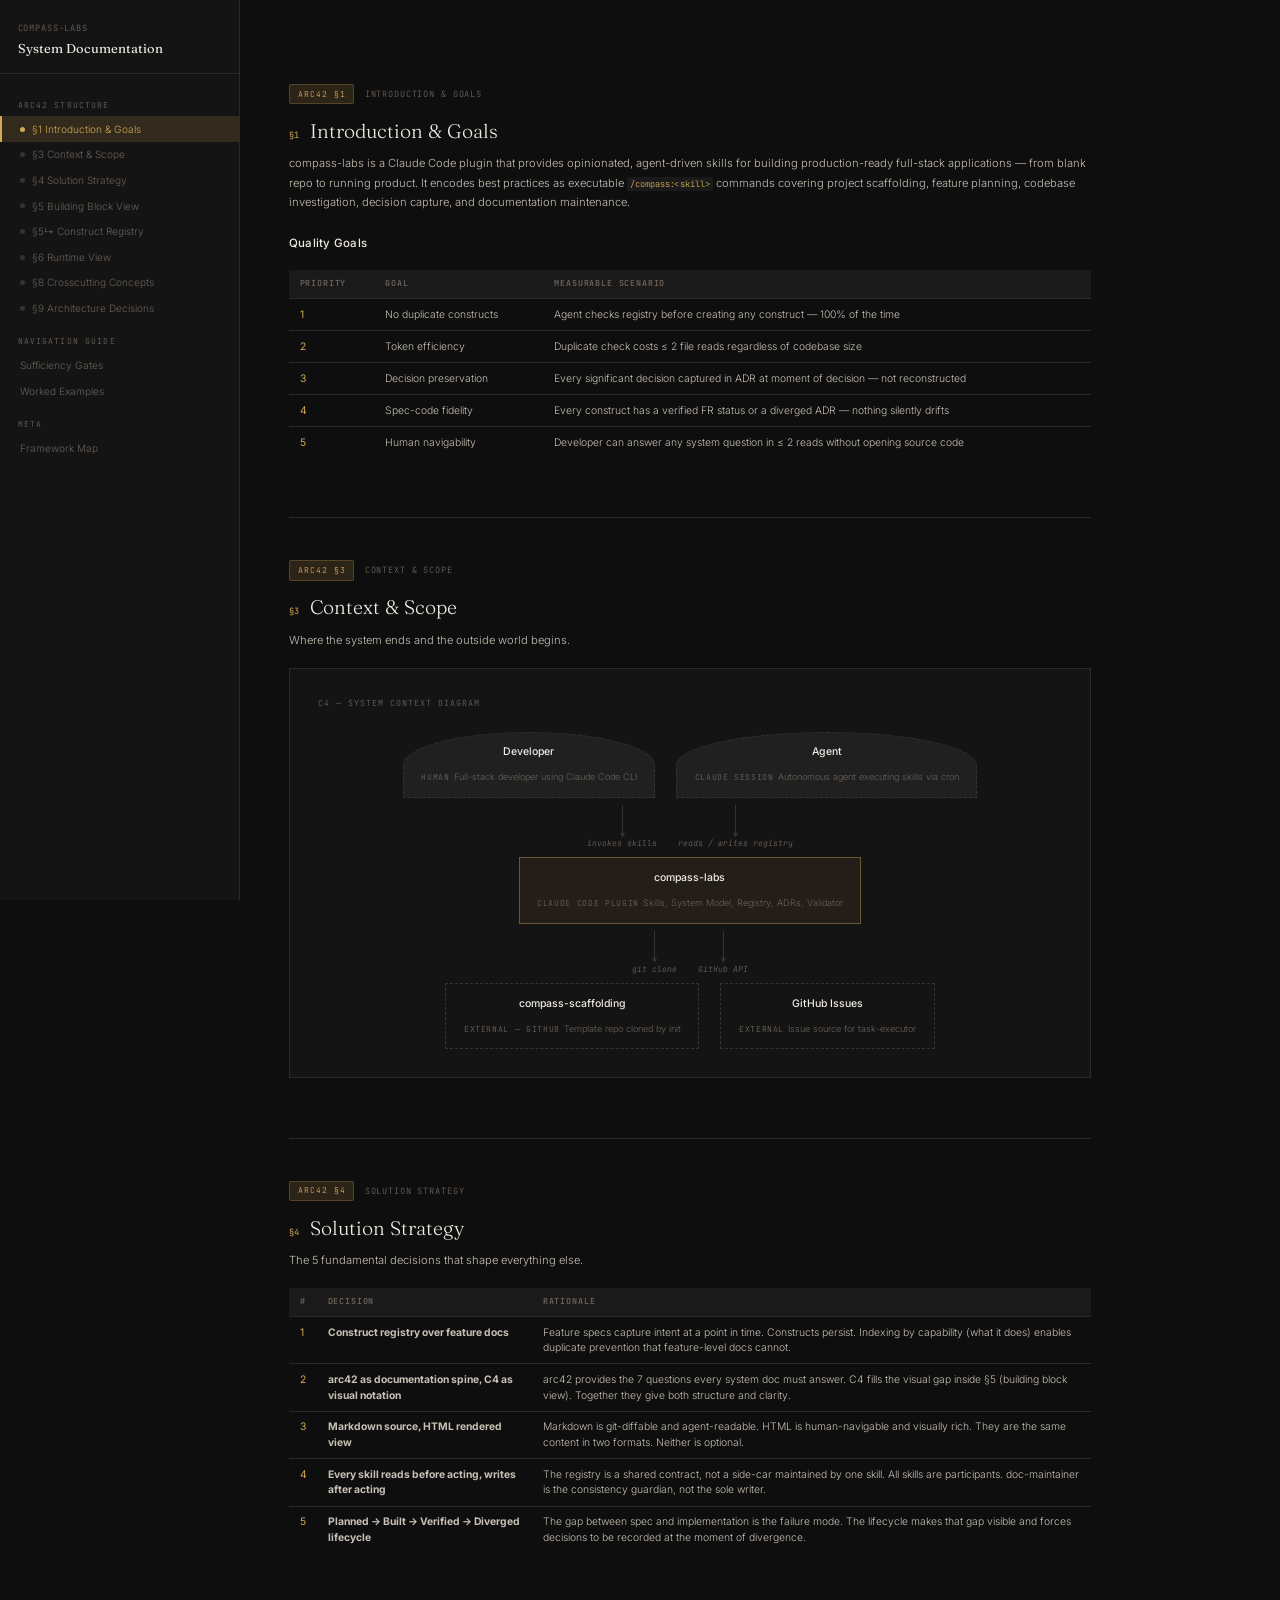
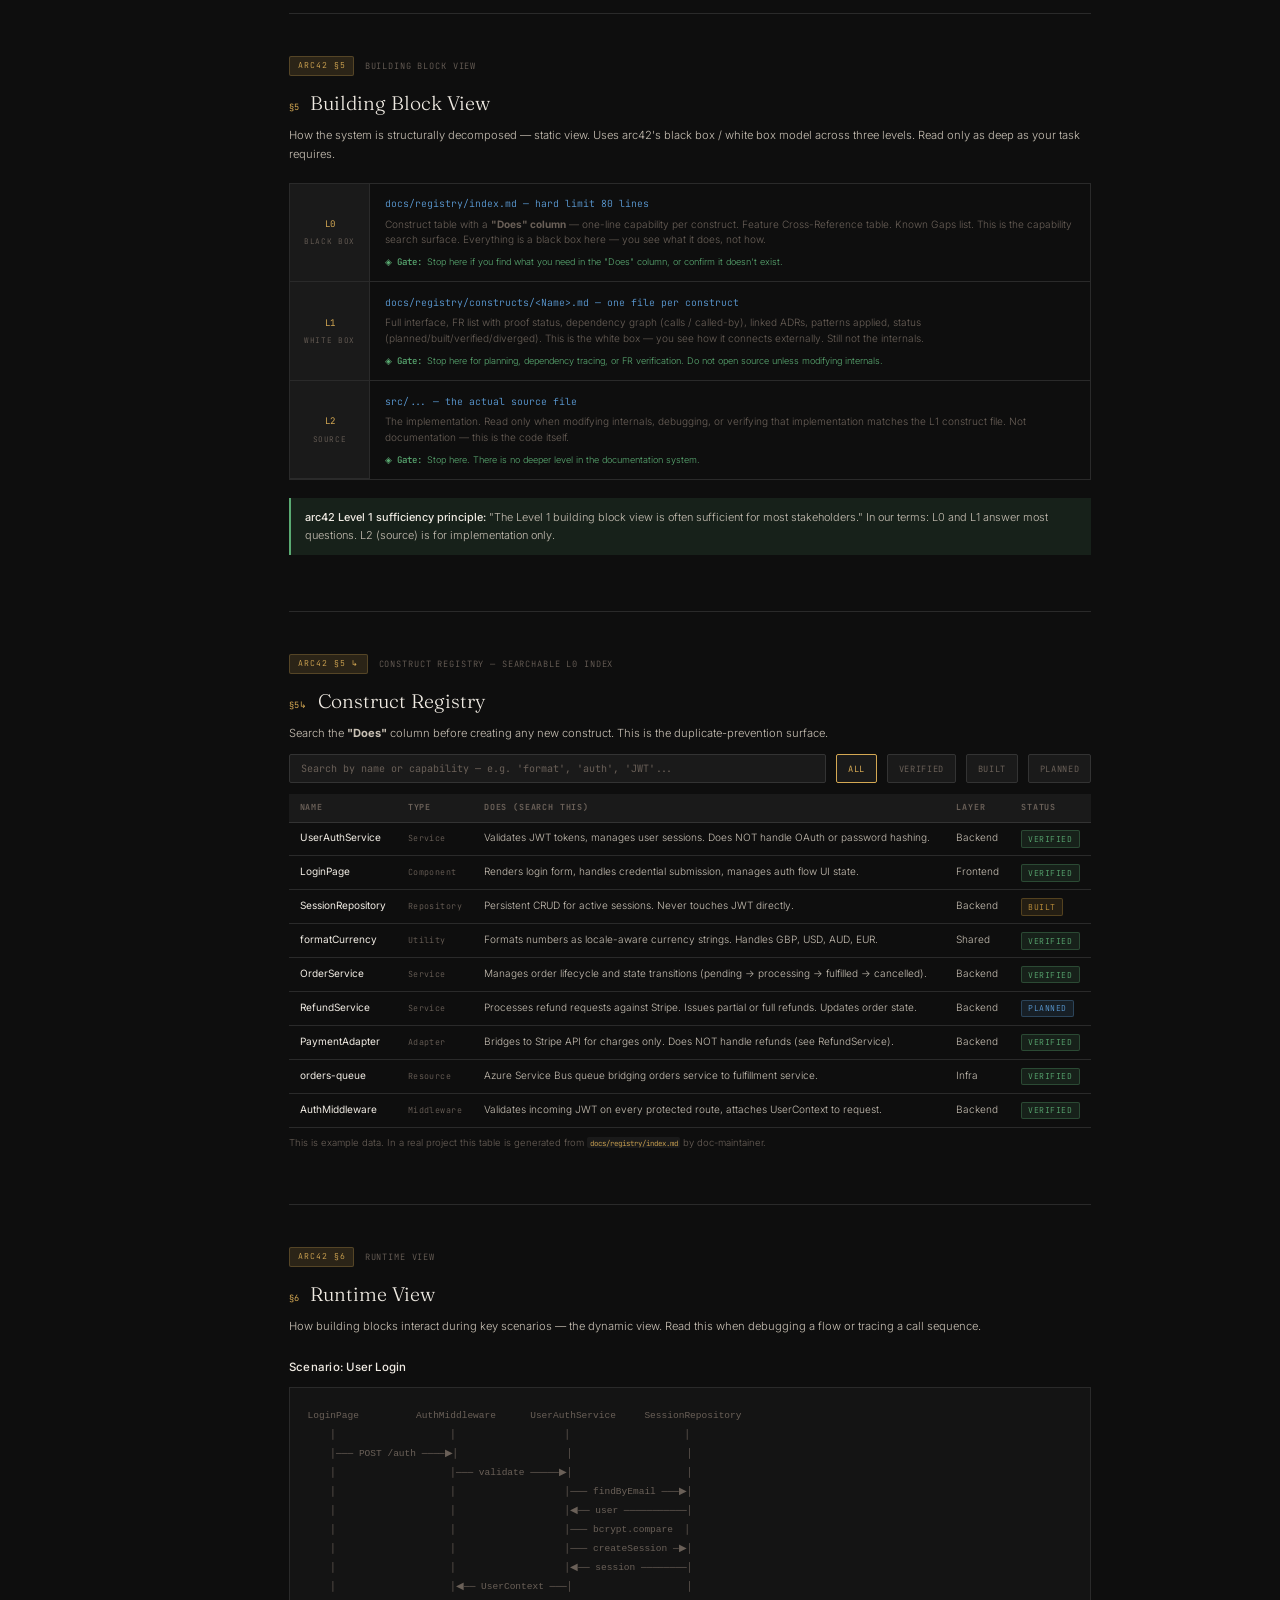
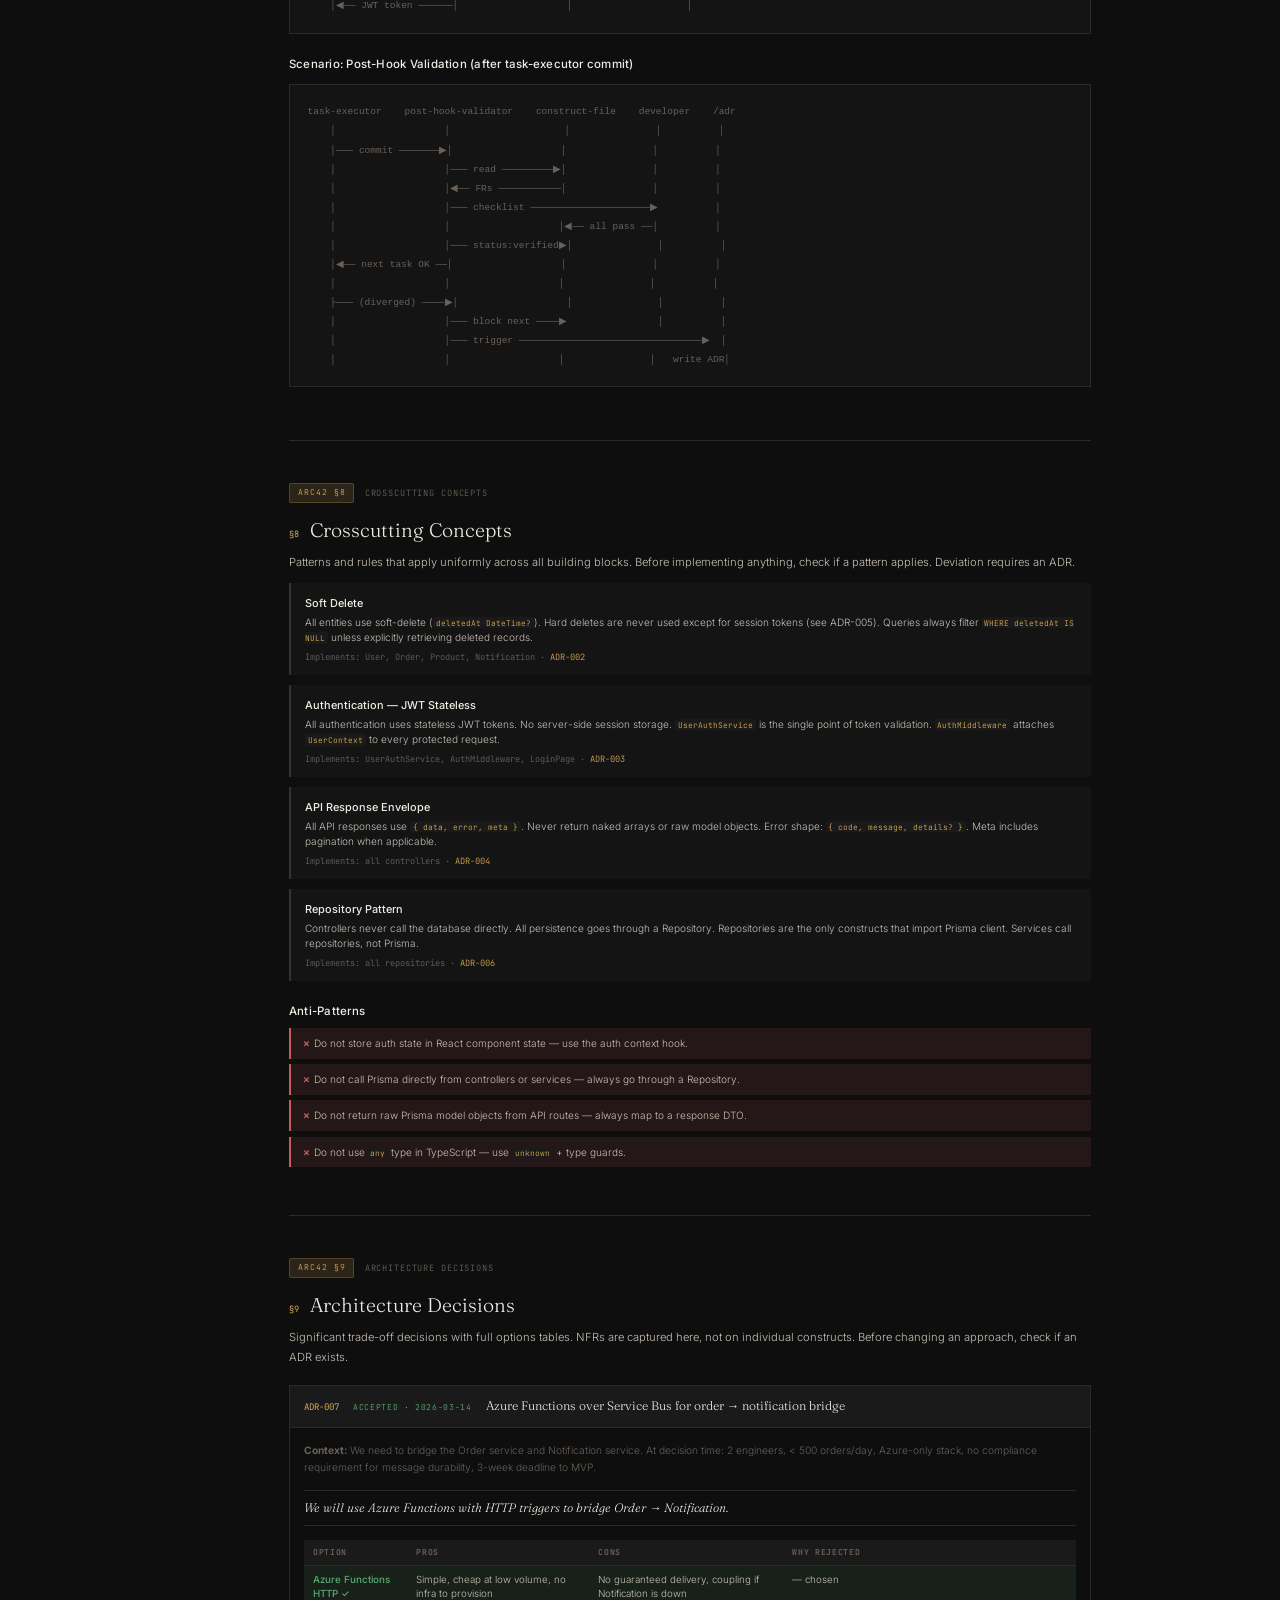
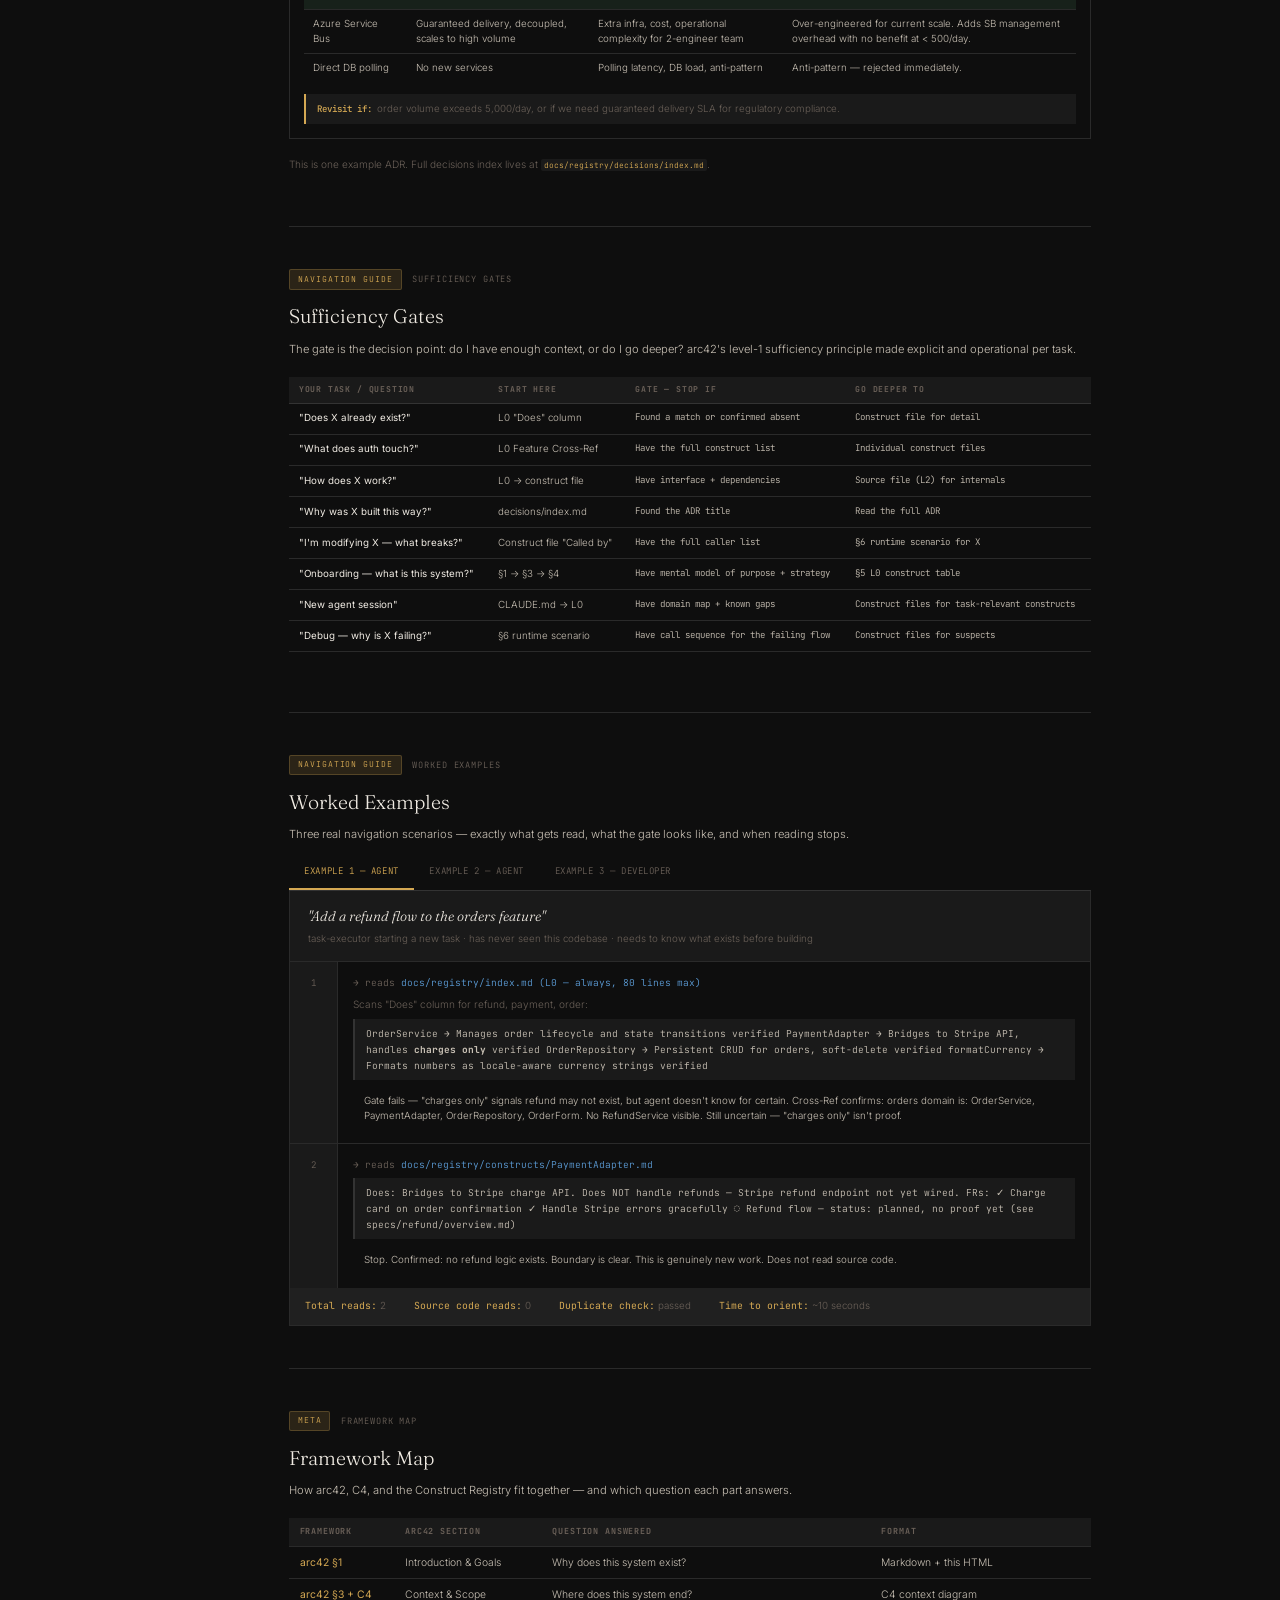
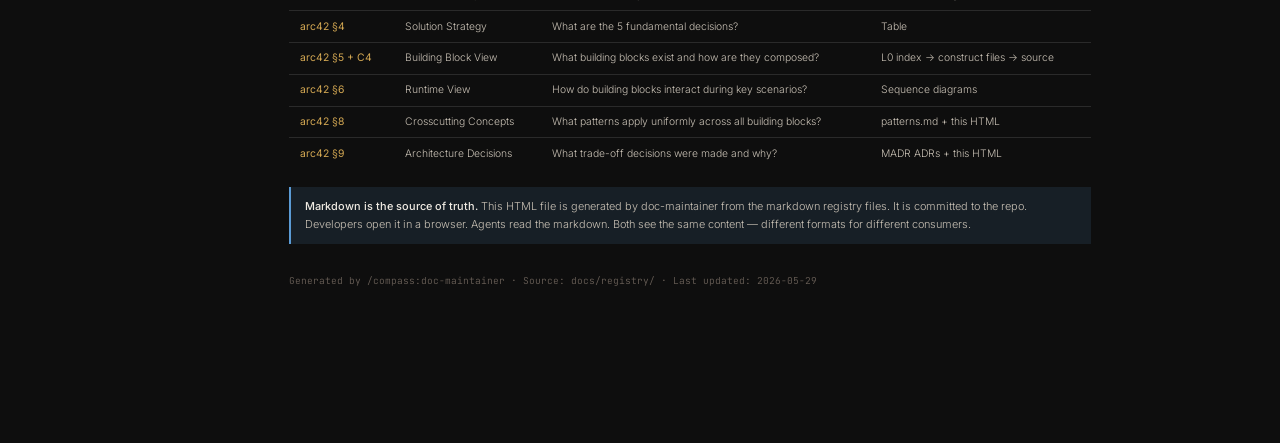
<file: docs/index.html>
<!DOCTYPE html>
<html lang="en">
<head>
<meta charset="UTF-8">
<meta name="viewport" content="width=device-width, initial-scale=1.0">
<title>compass-labs — System Documentation</title>
<style>
@import url('https://fonts.googleapis.com/css2?family=Fraunces:ital,wght@0,300;0,400;0,600;1,300;1,400&family=Inter:wght@300;400;500&family=JetBrains+Mono:wght@300;400&display=swap');

:root {
  --bg:       #0e0e0e;
  --surface:  #141414;
  --surface2: #1a1a1a;
  --surface3: #202020;
  --border:   #2a2a2a;
  --border2:  #333;

  --gold:     #d4a853;
  --gold-dim: rgba(212,168,83,0.15);
  --blue:     #5b9bd5;
  --blue-dim: rgba(91,155,213,0.12);
  --green:    #5aaa72;
  --green-dim:rgba(90,170,114,0.12);
  --red:      #c45c5c;
  --red-dim:  rgba(196,92,92,0.12);
  --purple:   #9b72c4;

  --text:     #c8c0b4;
  --text-dim: #6a6058;
  --text-hi:  #f0ebe3;

  --planned:  #5b9bd5;
  --built:    #c4943c;
  --verified: #5aaa72;
  --diverged: #c45c5c;

  --font-serif: 'Fraunces', serif;
  --font-sans:  'Inter', sans-serif;
  --font-mono:  'JetBrains Mono', monospace;
}

*, *::before, *::after { box-sizing: border-box; margin: 0; padding: 0; }
html { font-size: 14px; scroll-behavior: smooth; }

body {
  background: var(--bg);
  color: var(--text);
  font-family: var(--font-sans);
  font-weight: 300;
  line-height: 1.65;
  min-height: 100vh;
  display: flex;
}

/* ── SIDEBAR ── */
aside {
  width: 240px;
  min-height: 100vh;
  background: var(--surface);
  border-right: 1px solid var(--border);
  padding: 0;
  position: fixed;
  top: 0; left: 0; bottom: 0;
  overflow-y: auto;
  flex-shrink: 0;
  z-index: 50;
}

aside::-webkit-scrollbar { width: 3px; }
aside::-webkit-scrollbar-thumb { background: var(--border2); }

.sidebar-header {
  padding: 1.5rem 1.25rem 1rem;
  border-bottom: 1px solid var(--border);
  position: sticky;
  top: 0;
  background: var(--surface);
  z-index: 1;
}

.sidebar-kit {
  font-family: var(--font-mono);
  font-size: 0.62rem;
  letter-spacing: 0.1em;
  text-transform: uppercase;
  color: var(--text-dim);
  margin-bottom: 0.2rem;
}

.sidebar-title {
  font-family: var(--font-serif);
  font-size: 0.92rem;
  font-weight: 400;
  color: var(--text-hi);
}

.sidebar-nav { padding: 0.75rem 0 2rem; }

.nav-section-header {
  font-family: var(--font-mono);
  font-size: 0.58rem;
  letter-spacing: 0.14em;
  text-transform: uppercase;
  color: var(--text-dim);
  padding: 1rem 1.25rem 0.3rem;
}

.nav-section-header .arc-num {
  color: var(--gold);
  margin-right: 0.4rem;
}

.nav-link {
  display: flex;
  align-items: center;
  gap: 0.5rem;
  padding: 0.32rem 1.25rem;
  font-size: 0.72rem;
  color: var(--text-dim);
  text-decoration: none;
  transition: all 0.15s;
  cursor: pointer;
  border-left: 2px solid transparent;
}

.nav-link:hover { color: var(--text); background: var(--surface2); }
.nav-link.active { color: var(--gold); border-left-color: var(--gold); background: var(--gold-dim); }

.nav-link .dot {
  width: 5px; height: 5px;
  border-radius: 50%;
  background: var(--border2);
  flex-shrink: 0;
}

.nav-link.active .dot { background: var(--gold); }

/* ── MAIN ── */
main {
  margin-left: 240px;
  flex: 1;
  max-width: 900px;
  padding: 3rem 3.5rem 8rem;
}

/* ── SECTIONS ── */
.arc-section {
  padding: 3rem 0;
  border-bottom: 1px solid var(--border);
}

.arc-section:last-child { border-bottom: none; }

/* ── TYPOGRAPHY ── */
.section-eyebrow {
  display: flex;
  align-items: center;
  gap: 0.75rem;
  margin-bottom: 0.75rem;
}

.arc-badge {
  font-family: var(--font-mono);
  font-size: 0.58rem;
  letter-spacing: 0.12em;
  text-transform: uppercase;
  color: var(--gold);
  background: var(--gold-dim);
  border: 1px solid rgba(212,168,83,0.25);
  padding: 0.18rem 0.55rem;
  border-radius: 2px;
}

.section-label {
  font-family: var(--font-mono);
  font-size: 0.62rem;
  letter-spacing: 0.1em;
  text-transform: uppercase;
  color: var(--text-dim);
}

h1 {
  font-family: var(--font-serif);
  font-size: clamp(1.8rem, 3vw, 2.6rem);
  font-weight: 300;
  color: var(--text-hi);
  line-height: 1.2;
  margin-bottom: 0.6rem;
}

h1 em { font-style: italic; color: var(--gold); }

h2 {
  font-family: var(--font-serif);
  font-size: 1.4rem;
  font-weight: 300;
  color: var(--text-hi);
  margin-bottom: 0.5rem;
  display: flex;
  align-items: baseline;
  gap: 0.75rem;
}

h2 .sec-num {
  font-family: var(--font-mono);
  font-size: 0.62rem;
  color: var(--gold);
  font-weight: 400;
}

h3 {
  font-family: var(--font-sans);
  font-weight: 500;
  font-size: 0.82rem;
  color: var(--text-hi);
  margin: 1.5rem 0 0.5rem;
  letter-spacing: 0.02em;
}

p {
  font-size: 0.8rem;
  line-height: 1.75;
  color: var(--text);
  margin-bottom: 0.75rem;
}

code {
  font-family: var(--font-mono);
  font-size: 0.78em;
  background: var(--surface2);
  color: var(--gold);
  padding: 0.1em 0.35em;
  border-radius: 2px;
}

/* ── CALLOUT ── */
.callout {
  border-left: 2px solid var(--gold);
  padding: 0.75rem 1rem;
  background: var(--gold-dim);
  margin: 1rem 0;
  font-size: 0.78rem;
  line-height: 1.65;
  color: var(--text);
}

.callout.blue  { border-color: var(--blue);  background: var(--blue-dim); }
.callout.green { border-color: var(--green); background: var(--green-dim); }
.callout.red   { border-color: var(--red);   background: var(--red-dim); }
.callout strong { font-weight: 500; color: var(--text-hi); }

/* ── FRAMEWORK TABLE ── */
.framework-table {
  width: 100%;
  border-collapse: collapse;
  margin: 1.25rem 0;
  font-size: 0.74rem;
}

.framework-table th {
  background: var(--surface2);
  color: var(--text-dim);
  padding: 0.5rem 0.75rem;
  text-align: left;
  font-family: var(--font-mono);
  font-size: 0.6rem;
  letter-spacing: 0.1em;
  text-transform: uppercase;
  border-bottom: 1px solid var(--border);
}

.framework-table td {
  padding: 0.55rem 0.75rem;
  border-bottom: 1px solid var(--border);
  vertical-align: top;
  line-height: 1.5;
  color: var(--text);
}

.framework-table tr:last-child td { border-bottom: none; }
.framework-table .hl { color: var(--gold); font-weight: 400; }

/* ── C4 DIAGRAM ── */
.c4-diagram {
  background: var(--surface);
  border: 1px solid var(--border);
  padding: 2rem;
  margin: 1.25rem 0;
  display: flex;
  flex-direction: column;
  align-items: center;
  gap: 0.5rem;
  position: relative;
}

.c4-title {
  font-family: var(--font-mono);
  font-size: 0.6rem;
  letter-spacing: 0.12em;
  text-transform: uppercase;
  color: var(--text-dim);
  margin-bottom: 1rem;
  align-self: flex-start;
}

.c4-row {
  display: flex;
  gap: 1.5rem;
  align-items: center;
  justify-content: center;
  width: 100%;
}

.c4-box {
  border: 1px solid var(--border2);
  padding: 0.75rem 1.25rem;
  text-align: center;
  min-width: 130px;
  position: relative;
  background: var(--surface2);
  cursor: pointer;
  transition: border-color 0.2s, background 0.2s;
}

.c4-box:hover { border-color: var(--gold); background: var(--gold-dim); }

.c4-box.person {
  border-radius: 50% 50% 0 0;
  background: var(--surface3);
  border-style: dashed;
}

.c4-box.system {
  background: rgba(212,168,83,0.08);
  border-color: rgba(212,168,83,0.4);
}

.c4-box.external {
  background: var(--surface);
  border-style: dashed;
  border-color: var(--border2);
}

.c4-name {
  font-weight: 500;
  font-size: 0.75rem;
  color: var(--text-hi);
  display: block;
  margin-bottom: 0.2rem;
}

.c4-type {
  font-family: var(--font-mono);
  font-size: 0.58rem;
  color: var(--text-dim);
  letter-spacing: 0.08em;
  text-transform: uppercase;
}

.c4-desc {
  font-size: 0.65rem;
  color: var(--text-dim);
  margin-top: 0.3rem;
  line-height: 1.4;
}

.c4-arrow {
  display: flex;
  flex-direction: column;
  align-items: center;
  color: var(--text-dim);
  font-size: 0.62rem;
  gap: 0.15rem;
}

.c4-arrow-line {
  width: 1px;
  height: 30px;
  background: var(--border2);
  position: relative;
}

.c4-arrow-line::after {
  content: '▾';
  position: absolute;
  bottom: -8px;
  left: 50%;
  transform: translateX(-50%);
  font-size: 0.7rem;
  color: var(--border2);
}

.c4-arrow-label {
  font-family: var(--font-mono);
  font-size: 0.58rem;
  color: var(--text-dim);
  font-style: italic;
}

/* ── BUILDING BLOCK LEVELS ── */
.bb-levels {
  display: grid;
  grid-template-columns: 80px 1fr;
  gap: 0;
  border: 1px solid var(--border);
  margin: 1.25rem 0;
  overflow: hidden;
}

.bb-level-row {
  display: contents;
}

.bb-level-label {
  background: var(--surface2);
  border-right: 1px solid var(--border);
  border-bottom: 1px solid var(--border);
  padding: 1rem 0.75rem;
  text-align: center;
  display: flex;
  flex-direction: column;
  justify-content: center;
  align-items: center;
  gap: 0.25rem;
}

.bb-level-label:last-of-type { border-bottom: none; }

.bb-lnum {
  font-family: var(--font-mono);
  font-size: 0.65rem;
  color: var(--gold);
  font-weight: 400;
}

.bb-lname {
  font-family: var(--font-mono);
  font-size: 0.55rem;
  letter-spacing: 0.08em;
  text-transform: uppercase;
  color: var(--text-dim);
}

.bb-level-content {
  padding: 0.9rem 1.1rem;
  border-bottom: 1px solid var(--border);
  background: var(--bg);
}

.bb-level-content:last-child { border-bottom: none; }

.bb-file {
  font-family: var(--font-mono);
  font-size: 0.7rem;
  color: var(--blue);
  margin-bottom: 0.3rem;
}

.bb-desc {
  font-size: 0.72rem;
  color: var(--text-dim);
  line-height: 1.55;
  margin-bottom: 0.5rem;
}

.bb-gate {
  font-size: 0.65rem;
  color: var(--green);
  line-height: 1.45;
}

.bb-gate::before {
  content: '◈ Gate: ';
  font-weight: 500;
  font-family: var(--font-mono);
}

/* ── CONSTRUCT REGISTRY TABLE ── */
.registry-search {
  display: flex;
  gap: 0.75rem;
  margin-bottom: 0.75rem;
}

.registry-search input {
  flex: 1;
  background: var(--surface2);
  border: 1px solid var(--border2);
  color: var(--text);
  font-family: var(--font-mono);
  font-size: 0.72rem;
  padding: 0.5rem 0.75rem;
  outline: none;
  border-radius: 2px;
  transition: border-color 0.2s;
}

.registry-search input:focus { border-color: var(--gold); }
.registry-search input::placeholder { color: var(--text-dim); }

.filter-btn {
  background: var(--surface2);
  border: 1px solid var(--border2);
  color: var(--text-dim);
  font-family: var(--font-mono);
  font-size: 0.62rem;
  padding: 0.5rem 0.75rem;
  cursor: pointer;
  border-radius: 2px;
  letter-spacing: 0.08em;
  text-transform: uppercase;
  transition: all 0.15s;
}

.filter-btn:hover, .filter-btn.active { border-color: var(--gold); color: var(--gold); }

.registry-table {
  width: 100%;
  border-collapse: collapse;
  font-size: 0.72rem;
}

.registry-table th {
  background: var(--surface2);
  color: var(--text-dim);
  padding: 0.5rem 0.75rem;
  text-align: left;
  font-family: var(--font-mono);
  font-size: 0.6rem;
  letter-spacing: 0.1em;
  text-transform: uppercase;
  border-bottom: 1px solid var(--border2);
  cursor: pointer;
  user-select: none;
}

.registry-table th:hover { color: var(--gold); }

.registry-table td {
  padding: 0.55rem 0.75rem;
  border-bottom: 1px solid var(--border);
  vertical-align: top;
  line-height: 1.5;
}

.registry-table tr:hover td { background: var(--surface2); }
.registry-table tr.hidden { display: none; }

.construct-name {
  color: var(--text-hi);
  font-weight: 400;
  cursor: pointer;
  text-decoration: none;
}

.construct-name:hover { color: var(--gold); }

.construct-does { color: var(--text); }
.construct-does mark {
  background: rgba(212,168,83,0.25);
  color: var(--gold);
  border-radius: 1px;
}

.status-badge {
  display: inline-block;
  font-family: var(--font-mono);
  font-size: 0.58rem;
  letter-spacing: 0.06em;
  text-transform: uppercase;
  padding: 0.12rem 0.45rem;
  border-radius: 2px;
}

.s-planned  { background: var(--blue-dim);  color: var(--planned);  border: 1px solid rgba(91,155,213,0.3); }
.s-built    { background: rgba(196,148,60,0.12); color: var(--built); border: 1px solid rgba(196,148,60,0.3); }
.s-verified { background: var(--green-dim); color: var(--verified); border: 1px solid rgba(90,170,114,0.3); }
.s-diverged { background: var(--red-dim);   color: var(--diverged); border: 1px solid rgba(196,92,92,0.3); }

.type-badge {
  font-family: var(--font-mono);
  font-size: 0.6rem;
  color: var(--text-dim);
  letter-spacing: 0.05em;
}

/* ── WORKED EXAMPLES ── */
.examples-tabs {
  display: flex;
  gap: 0;
  border-bottom: 1px solid var(--border2);
  margin-bottom: 0;
}

.ex-tab {
  padding: 0.65rem 1.1rem;
  font-family: var(--font-mono);
  font-size: 0.65rem;
  letter-spacing: 0.06em;
  text-transform: uppercase;
  color: var(--text-dim);
  cursor: pointer;
  border-bottom: 2px solid transparent;
  transition: all 0.15s;
  user-select: none;
}

.ex-tab:hover { color: var(--text); }
.ex-tab.active { color: var(--gold); border-bottom-color: var(--gold); }

.ex-panel { display: none; }
.ex-panel.active { display: block; }

.example-container {
  border: 1px solid var(--border);
  border-top: none;
  overflow: hidden;
}

.ex-header {
  background: var(--surface2);
  padding: 1rem 1.25rem;
  border-bottom: 1px solid var(--border);
}

.ex-task {
  font-family: var(--font-serif);
  font-size: 1rem;
  font-weight: 300;
  color: var(--text-hi);
  font-style: italic;
  margin-bottom: 0.2rem;
}

.ex-context {
  font-size: 0.7rem;
  color: var(--text-dim);
}

.ex-steps { padding: 0; }

.ex-step {
  display: grid;
  grid-template-columns: 48px 1fr;
  border-bottom: 1px solid var(--border);
}

.ex-step:last-child { border-bottom: none; }

.ex-step-num {
  background: var(--surface2);
  border-right: 1px solid var(--border);
  display: flex;
  align-items: flex-start;
  justify-content: center;
  padding-top: 1rem;
  font-family: var(--font-mono);
  font-size: 0.65rem;
  color: var(--text-dim);
}

.ex-step-body {
  padding: 0.9rem 1.1rem;
}

.ex-reads {
  font-family: var(--font-mono);
  font-size: 0.68rem;
  color: var(--blue);
  margin-bottom: 0.4rem;
}

.ex-reads::before { content: '→ reads '; color: var(--text-dim); }

.ex-finds {
  background: var(--surface2);
  border-left: 2px solid var(--border2);
  padding: 0.5rem 0.75rem;
  font-family: var(--font-mono);
  font-size: 0.68rem;
  color: var(--text);
  margin: 0.4rem 0;
  line-height: 1.65;
}

.ex-gate {
  margin-top: 0.5rem;
  padding: 0.5rem 0.75rem;
  border-radius: 2px;
  font-size: 0.7rem;
  line-height: 1.5;
}

.gate-pass { background: var(--green-dim); border-left: 2px solid var(--green); color: var(--green); }
.gate-fail { background: var(--blue-dim);  border-left: 2px solid var(--blue);  color: var(--blue); }

.gate-pass::before { content: '◈ Gate passes — '; font-weight: 500; }
.gate-fail::before { content: '◉ Gate fails — '; font-weight: 500; }

.ex-summary {
  background: var(--surface3);
  padding: 0.75rem 1.1rem;
  font-size: 0.7rem;
  color: var(--text-dim);
  display: flex;
  gap: 2rem;
}

.ex-summary strong { color: var(--gold); font-weight: 400; font-family: var(--font-mono); }

/* ── SUFFICIENCY TABLE ── */
.suf-table {
  width: 100%;
  border-collapse: collapse;
  font-size: 0.7rem;
  margin: 1.25rem 0;
}

.suf-table th {
  background: var(--surface2);
  color: var(--text-dim);
  padding: 0.45rem 0.7rem;
  text-align: left;
  font-family: var(--font-mono);
  font-size: 0.58rem;
  letter-spacing: 0.1em;
  text-transform: uppercase;
  border-bottom: 1px solid var(--border2);
}

.suf-table td {
  padding: 0.55rem 0.7rem;
  border-bottom: 1px solid var(--border);
  vertical-align: top;
  line-height: 1.5;
  color: var(--text);
}

.suf-table td:first-child { color: var(--text-hi); font-weight: 400; }
.suf-table tr:hover td { background: var(--surface2); }

.suf-gate { color: var(--green); font-family: var(--font-mono); font-size: 0.65rem; }
.suf-next { color: var(--blue);  font-family: var(--font-mono); font-size: 0.65rem; }

/* ── ADR BLOCK ── */
.adr-block {
  border: 1px solid var(--border);
  overflow: hidden;
  margin: 1.25rem 0;
}

.adr-header {
  background: var(--surface2);
  padding: 0.75rem 1rem;
  border-bottom: 1px solid var(--border);
  display: flex;
  gap: 1rem;
  align-items: baseline;
}

.adr-id {
  font-family: var(--font-mono);
  font-size: 0.65rem;
  color: var(--gold);
  font-weight: 400;
}

.adr-status {
  font-family: var(--font-mono);
  font-size: 0.58rem;
  letter-spacing: 0.08em;
  text-transform: uppercase;
  color: var(--green);
}

.adr-title {
  font-family: var(--font-serif);
  font-size: 0.88rem;
  font-weight: 300;
  color: var(--text-hi);
}

.adr-body { padding: 1rem; }

.adr-context {
  font-size: 0.73rem;
  color: var(--text-dim);
  margin-bottom: 1rem;
  line-height: 1.65;
}

.adr-decision {
  font-family: var(--font-serif);
  font-style: italic;
  font-size: 0.88rem;
  color: var(--text-hi);
  margin-bottom: 1rem;
  padding: 0.5rem 0;
  border-top: 1px solid var(--border);
  border-bottom: 1px solid var(--border);
}

.adr-options {
  width: 100%;
  border-collapse: collapse;
  font-size: 0.7rem;
  margin-bottom: 0.75rem;
}

.adr-options th {
  background: var(--surface2);
  padding: 0.4rem 0.65rem;
  text-align: left;
  font-family: var(--font-mono);
  font-size: 0.58rem;
  letter-spacing: 0.08em;
  text-transform: uppercase;
  color: var(--text-dim);
  border-bottom: 1px solid var(--border);
}

.adr-options td {
  padding: 0.5rem 0.65rem;
  border-bottom: 1px solid var(--border);
  vertical-align: top;
  line-height: 1.5;
  color: var(--text);
}

.adr-options tr:last-child td { border-bottom: none; }
.adr-chosen { background: var(--green-dim) !important; }
.adr-chosen td:first-child { color: var(--green); font-weight: 500; }

.adr-revisit {
  background: var(--surface2);
  border-left: 2px solid var(--gold);
  padding: 0.5rem 0.75rem;
  font-size: 0.7rem;
  color: var(--text-dim);
  margin-top: 0.75rem;
}

.adr-revisit::before {
  content: 'Revisit if: ';
  color: var(--gold);
  font-weight: 500;
  font-family: var(--font-mono);
  font-size: 0.65rem;
}

/* ── CROSSCUTTING ── */
.pattern-item {
  border-left: 2px solid var(--border2);
  padding: 0.75rem 1rem;
  margin-bottom: 0.75rem;
  background: var(--surface);
  transition: border-color 0.2s;
}

.pattern-item:hover { border-left-color: var(--gold); }

.pattern-name {
  font-weight: 500;
  font-size: 0.78rem;
  color: var(--text-hi);
  margin-bottom: 0.2rem;
}

.pattern-rule {
  font-size: 0.72rem;
  color: var(--text);
  margin-bottom: 0.3rem;
  line-height: 1.55;
}

.pattern-meta {
  font-family: var(--font-mono);
  font-size: 0.62rem;
  color: var(--text-dim);
}

.pattern-adr { color: var(--gold); }

/* ── ANTIPATTERN ── */
.antipattern {
  border-left: 2px solid var(--red);
  padding: 0.5rem 0.75rem;
  background: var(--red-dim);
  margin-bottom: 0.4rem;
  font-size: 0.72rem;
  color: var(--text);
}

.antipattern::before { content: '✗ '; color: var(--red); font-weight: 600; }

@media (max-width: 800px) {
  aside { display: none; }
  main { margin-left: 0; padding: 2rem 1.25rem 5rem; }
}
</style>
</head>
<body>

<!-- ── SIDEBAR ── -->
<aside>
  <div class="sidebar-header">
    <div class="sidebar-kit">compass-labs</div>
    <div class="sidebar-title">System Documentation</div>
  </div>
  <nav class="sidebar-nav">

    <div class="nav-section-header">arc42 Structure</div>
    <a class="nav-link active" href="#s1">
      <span class="dot"></span>§1 Introduction & Goals
    </a>
    <a class="nav-link" href="#s3">
      <span class="dot"></span>§3 Context & Scope
    </a>
    <a class="nav-link" href="#s4">
      <span class="dot"></span>§4 Solution Strategy
    </a>
    <a class="nav-link" href="#s5">
      <span class="dot"></span>§5 Building Block View
    </a>
    <a class="nav-link" href="#registry">
      <span class="dot"></span>§5↳ Construct Registry
    </a>
    <a class="nav-link" href="#s6">
      <span class="dot"></span>§6 Runtime View
    </a>
    <a class="nav-link" href="#s8">
      <span class="dot"></span>§8 Crosscutting Concepts
    </a>
    <a class="nav-link" href="#s9">
      <span class="dot"></span>§9 Architecture Decisions
    </a>

    <div class="nav-section-header">Navigation Guide</div>
    <a class="nav-link" href="#sufficiency">Sufficiency Gates</a>
    <a class="nav-link" href="#examples">Worked Examples</a>

    <div class="nav-section-header">Meta</div>
    <a class="nav-link" href="#framework">Framework Map</a>
  </nav>
</aside>

<!-- ── MAIN ── -->
<main>

<!-- S1: INTRODUCTION -->
<div class="arc-section" id="s1">
  <div class="section-eyebrow">
    <span class="arc-badge">arc42 §1</span>
    <span class="section-label">Introduction & Goals</span>
  </div>
  <h2><span class="sec-num">§1</span> Introduction & Goals</h2>

  <p>compass-labs is a Claude Code plugin that provides opinionated, agent-driven skills for building production-ready full-stack applications — from blank repo to running product. It encodes best practices as executable <code>/compass:&lt;skill&gt;</code> commands covering project scaffolding, feature planning, codebase investigation, decision capture, and documentation maintenance.</p>

  <h3>Quality Goals</h3>
  <table class="framework-table">
    <thead><tr><th>Priority</th><th>Goal</th><th>Measurable scenario</th></tr></thead>
    <tbody>
      <tr><td class="hl">1</td><td>No duplicate constructs</td><td>Agent checks registry before creating any construct — 100% of the time</td></tr>
      <tr><td class="hl">2</td><td>Token efficiency</td><td>Duplicate check costs ≤ 2 file reads regardless of codebase size</td></tr>
      <tr><td class="hl">3</td><td>Decision preservation</td><td>Every significant decision captured in ADR at moment of decision — not reconstructed</td></tr>
      <tr><td class="hl">4</td><td>Spec-code fidelity</td><td>Every construct has a verified FR status or a diverged ADR — nothing silently drifts</td></tr>
      <tr><td class="hl">5</td><td>Human navigability</td><td>Developer can answer any system question in ≤ 2 reads without opening source code</td></tr>
    </tbody>
  </table>
</div>

<!-- S3: CONTEXT -->
<div class="arc-section" id="s3">
  <div class="section-eyebrow">
    <span class="arc-badge">arc42 §3</span>
    <span class="section-label">Context & Scope</span>
  </div>
  <h2><span class="sec-num">§3</span> Context & Scope</h2>

  <p>Where the system ends and the outside world begins.</p>

  <div class="c4-diagram">
    <div class="c4-title">C4 — System Context Diagram</div>
    <div class="c4-row">
      <div class="c4-box person">
        <span class="c4-name">Developer</span>
        <span class="c4-type">Human</span>
        <span class="c4-desc">Full-stack developer using Claude Code CLI</span>
      </div>
      <div class="c4-box person">
        <span class="c4-name">Agent</span>
        <span class="c4-type">Claude session</span>
        <span class="c4-desc">Autonomous agent executing skills via cron</span>
      </div>
    </div>
    <div class="c4-row">
      <div class="c4-arrow">
        <div class="c4-arrow-line"></div>
        <span class="c4-arrow-label">invokes skills</span>
      </div>
      <div class="c4-arrow">
        <div class="c4-arrow-line"></div>
        <span class="c4-arrow-label">reads / writes registry</span>
      </div>
    </div>
    <div class="c4-row">
      <div class="c4-box system">
        <span class="c4-name">compass-labs</span>
        <span class="c4-type">Claude Code Plugin</span>
        <span class="c4-desc">Skills, System Model, Registry, ADRs, Validator</span>
      </div>
    </div>
    <div class="c4-row">
      <div class="c4-arrow">
        <div class="c4-arrow-line"></div>
        <span class="c4-arrow-label">git clone</span>
      </div>
      <div class="c4-arrow">
        <div class="c4-arrow-line"></div>
        <span class="c4-arrow-label">GitHub API</span>
      </div>
    </div>
    <div class="c4-row">
      <div class="c4-box external">
        <span class="c4-name">compass-scaffolding</span>
        <span class="c4-type">External — GitHub</span>
        <span class="c4-desc">Template repo cloned by init</span>
      </div>
      <div class="c4-box external">
        <span class="c4-name">GitHub Issues</span>
        <span class="c4-type">External</span>
        <span class="c4-desc">Issue source for task-executor</span>
      </div>
    </div>
  </div>
</div>

<!-- S4: SOLUTION STRATEGY -->
<div class="arc-section" id="s4">
  <div class="section-eyebrow">
    <span class="arc-badge">arc42 §4</span>
    <span class="section-label">Solution Strategy</span>
  </div>
  <h2><span class="sec-num">§4</span> Solution Strategy</h2>

  <p>The 5 fundamental decisions that shape everything else.</p>

  <table class="framework-table">
    <thead><tr><th>#</th><th>Decision</th><th>Rationale</th></tr></thead>
    <tbody>
      <tr>
        <td class="hl">1</td>
        <td><strong>Construct registry over feature docs</strong></td>
        <td>Feature specs capture intent at a point in time. Constructs persist. Indexing by capability (what it does) enables duplicate prevention that feature-level docs cannot.</td>
      </tr>
      <tr>
        <td class="hl">2</td>
        <td><strong>arc42 as documentation spine, C4 as visual notation</strong></td>
        <td>arc42 provides the 7 questions every system doc must answer. C4 fills the visual gap inside §5 (building block view). Together they give both structure and clarity.</td>
      </tr>
      <tr>
        <td class="hl">3</td>
        <td><strong>Markdown source, HTML rendered view</strong></td>
        <td>Markdown is git-diffable and agent-readable. HTML is human-navigable and visually rich. They are the same content in two formats. Neither is optional.</td>
      </tr>
      <tr>
        <td class="hl">4</td>
        <td><strong>Every skill reads before acting, writes after acting</strong></td>
        <td>The registry is a shared contract, not a side-car maintained by one skill. All skills are participants. doc-maintainer is the consistency guardian, not the sole writer.</td>
      </tr>
      <tr>
        <td class="hl">5</td>
        <td><strong>Planned → Built → Verified → Diverged lifecycle</strong></td>
        <td>The gap between spec and implementation is the failure mode. The lifecycle makes that gap visible and forces decisions to be recorded at the moment of divergence.</td>
      </tr>
    </tbody>
  </table>
</div>

<!-- S5: BUILDING BLOCK VIEW -->
<div class="arc-section" id="s5">
  <div class="section-eyebrow">
    <span class="arc-badge">arc42 §5</span>
    <span class="section-label">Building Block View</span>
  </div>
  <h2><span class="sec-num">§5</span> Building Block View</h2>

  <p>How the system is structurally decomposed — static view. Uses arc42's black box / white box model across three levels. Read only as deep as your task requires.</p>

  <div class="bb-levels">

    <div class="bb-level-label" style="grid-row:1">
      <span class="bb-lnum">L0</span>
      <span class="bb-lname">Black box</span>
    </div>
    <div class="bb-level-content" style="grid-row:1">
      <div class="bb-file">docs/registry/index.md — hard limit 80 lines</div>
      <div class="bb-desc">Construct table with a <strong>"Does" column</strong> — one-line capability per construct. Feature Cross-Reference table. Known Gaps list. This is the capability search surface. Everything is a black box here — you see what it does, not how.</div>
      <div class="bb-gate">Stop here if you find what you need in the "Does" column, or confirm it doesn't exist.</div>
    </div>

    <div class="bb-level-label" style="grid-row:2">
      <span class="bb-lnum">L1</span>
      <span class="bb-lname">White box</span>
    </div>
    <div class="bb-level-content" style="grid-row:2">
      <div class="bb-file">docs/registry/constructs/&lt;Name&gt;.md — one file per construct</div>
      <div class="bb-desc">Full interface, FR list with proof status, dependency graph (calls / called-by), linked ADRs, patterns applied, status (planned/built/verified/diverged). This is the white box — you see how it connects externally. Still not the internals.</div>
      <div class="bb-gate">Stop here for planning, dependency tracing, or FR verification. Do not open source unless modifying internals.</div>
    </div>

    <div class="bb-level-label" style="grid-row:3">
      <span class="bb-lnum">L2</span>
      <span class="bb-lname">Source</span>
    </div>
    <div class="bb-level-content" style="grid-row:3">
      <div class="bb-file">src/... — the actual source file</div>
      <div class="bb-desc">The implementation. Read only when modifying internals, debugging, or verifying that implementation matches the L1 construct file. Not documentation — this is the code itself.</div>
      <div class="bb-gate">Stop here. There is no deeper level in the documentation system.</div>
    </div>

  </div>

  <div class="callout green">
    <strong>arc42 Level 1 sufficiency principle:</strong> "The Level 1 building block view is often sufficient for most stakeholders." In our terms: L0 and L1 answer most questions. L2 (source) is for implementation only.
  </div>
</div>

<!-- CONSTRUCT REGISTRY -->
<div class="arc-section" id="registry">
  <div class="section-eyebrow">
    <span class="arc-badge">arc42 §5 ↳</span>
    <span class="section-label">Construct Registry — searchable L0 index</span>
  </div>
  <h2><span class="sec-num">§5↳</span> Construct Registry</h2>

  <p>Search the <strong>"Does"</strong> column before creating any new construct. This is the duplicate-prevention surface.</p>

  <div class="registry-search">
    <input type="text" id="reg-search" placeholder="Search by name or capability — e.g. 'format', 'auth', 'JWT'...">
    <button class="filter-btn active" data-filter="all">All</button>
    <button class="filter-btn" data-filter="verified">Verified</button>
    <button class="filter-btn" data-filter="built">Built</button>
    <button class="filter-btn" data-filter="planned">Planned</button>
  </div>

  <table class="registry-table" id="registry-table">
    <thead>
      <tr>
        <th>Name</th>
        <th>Type</th>
        <th>Does (search this)</th>
        <th>Layer</th>
        <th>Status</th>
      </tr>
    </thead>
    <tbody id="registry-body">
      <tr data-status="verified">
        <td><a class="construct-name" href="#s5">UserAuthService</a></td>
        <td><span class="type-badge">Service</span></td>
        <td class="construct-does">Validates JWT tokens, manages user sessions. Does NOT handle OAuth or password hashing.</td>
        <td>Backend</td>
        <td><span class="status-badge s-verified">verified</span></td>
      </tr>
      <tr data-status="verified">
        <td><a class="construct-name" href="#s5">LoginPage</a></td>
        <td><span class="type-badge">Component</span></td>
        <td class="construct-does">Renders login form, handles credential submission, manages auth flow UI state.</td>
        <td>Frontend</td>
        <td><span class="status-badge s-verified">verified</span></td>
      </tr>
      <tr data-status="built">
        <td><a class="construct-name" href="#s5">SessionRepository</a></td>
        <td><span class="type-badge">Repository</span></td>
        <td class="construct-does">Persistent CRUD for active sessions. Never touches JWT directly.</td>
        <td>Backend</td>
        <td><span class="status-badge s-built">built</span></td>
      </tr>
      <tr data-status="verified">
        <td><a class="construct-name" href="#s5">formatCurrency</a></td>
        <td><span class="type-badge">Utility</span></td>
        <td class="construct-does">Formats numbers as locale-aware currency strings. Handles GBP, USD, AUD, EUR.</td>
        <td>Shared</td>
        <td><span class="status-badge s-verified">verified</span></td>
      </tr>
      <tr data-status="verified">
        <td><a class="construct-name" href="#s5">OrderService</a></td>
        <td><span class="type-badge">Service</span></td>
        <td class="construct-does">Manages order lifecycle and state transitions (pending → processing → fulfilled → cancelled).</td>
        <td>Backend</td>
        <td><span class="status-badge s-verified">verified</span></td>
      </tr>
      <tr data-status="planned">
        <td><a class="construct-name" href="#s5">RefundService</a></td>
        <td><span class="type-badge">Service</span></td>
        <td class="construct-does">Processes refund requests against Stripe. Issues partial or full refunds. Updates order state.</td>
        <td>Backend</td>
        <td><span class="status-badge s-planned">planned</span></td>
      </tr>
      <tr data-status="verified">
        <td><a class="construct-name" href="#s5">PaymentAdapter</a></td>
        <td><span class="type-badge">Adapter</span></td>
        <td class="construct-does">Bridges to Stripe API for charges only. Does NOT handle refunds (see RefundService).</td>
        <td>Backend</td>
        <td><span class="status-badge s-verified">verified</span></td>
      </tr>
      <tr data-status="verified">
        <td><a class="construct-name" href="#s5">orders-queue</a></td>
        <td><span class="type-badge">Resource</span></td>
        <td class="construct-does">Azure Service Bus queue bridging orders service to fulfillment service.</td>
        <td>Infra</td>
        <td><span class="status-badge s-verified">verified</span></td>
      </tr>
      <tr data-status="verified">
        <td><a class="construct-name" href="#s5">AuthMiddleware</a></td>
        <td><span class="type-badge">Middleware</span></td>
        <td class="construct-does">Validates incoming JWT on every protected route, attaches UserContext to request.</td>
        <td>Backend</td>
        <td><span class="status-badge s-verified">verified</span></td>
      </tr>
    </tbody>
  </table>

  <p style="font-size:0.68rem;color:var(--text-dim);margin-top:0.5rem">This is example data. In a real project this table is generated from <code>docs/registry/index.md</code> by doc-maintainer.</p>
</div>

<!-- S6: RUNTIME VIEW -->
<div class="arc-section" id="s6">
  <div class="section-eyebrow">
    <span class="arc-badge">arc42 §6</span>
    <span class="section-label">Runtime View</span>
  </div>
  <h2><span class="sec-num">§6</span> Runtime View</h2>

  <p>How building blocks interact during key scenarios — the dynamic view. Read this when debugging a flow or tracing a call sequence.</p>

  <h3>Scenario: User Login</h3>
  <div style="background:var(--surface);border:1px solid var(--border);padding:1.25rem;font-family:var(--font-mono);font-size:0.68rem;line-height:2;color:var(--text);margin:0.75rem 0;overflow-x:auto">
    <pre style="color:var(--text-dim)">
LoginPage          AuthMiddleware      UserAuthService     SessionRepository
    │                    │                   │                    │
    │─── POST /auth ────▶│                   │                    │
    │                    │─── validate ─────▶│                    │
    │                    │                   │─── findByEmail ───▶│
    │                    │                   │◀── user ───────────│
    │                    │                   │─── bcrypt.compare  │
    │                    │                   │─── createSession ─▶│
    │                    │                   │◀── session ────────│
    │                    │◀── UserContext ───│                    │
    │◀── JWT token ──────│                   │                    │</pre>
  </div>

  <h3>Scenario: Post-Hook Validation (after task-executor commit)</h3>
  <div style="background:var(--surface);border:1px solid var(--border);padding:1.25rem;font-family:var(--font-mono);font-size:0.68rem;line-height:2;color:var(--text);margin:0.75rem 0;overflow-x:auto">
    <pre style="color:var(--text-dim)">
task-executor    post-hook-validator    construct-file    developer    /adr
    │                   │                    │               │          │
    │─── commit ───────▶│                   │               │          │
    │                   │─── read ─────────▶│               │          │
    │                   │◀── FRs ───────────│               │          │
    │                   │─── checklist ─────────────────────▶          │
    │                   │                   │◀── all pass ──│          │
    │                   │─── status:verified▶│               │          │
    │◀── next task OK ──│                   │               │          │
    │                   │                   │               │          │
    ├─── (diverged) ────▶│                   │               │          │
    │                   │─── block next ────▶                │          │
    │                   │─── trigger ────────────────────────────────▶  │
    │                   │                   │               │   write ADR│</pre>
  </div>
</div>

<!-- S8: CROSSCUTTING -->
<div class="arc-section" id="s8">
  <div class="section-eyebrow">
    <span class="arc-badge">arc42 §8</span>
    <span class="section-label">Crosscutting Concepts</span>
  </div>
  <h2><span class="sec-num">§8</span> Crosscutting Concepts</h2>

  <p>Patterns and rules that apply uniformly across all building blocks. Before implementing anything, check if a pattern applies. Deviation requires an ADR.</p>

  <div class="pattern-item">
    <div class="pattern-name">Soft Delete</div>
    <div class="pattern-rule">All entities use soft-delete (<code>deletedAt DateTime?</code>). Hard deletes are never used except for session tokens (see ADR-005). Queries always filter <code>WHERE deletedAt IS NULL</code> unless explicitly retrieving deleted records.</div>
    <div class="pattern-meta">Implements: User, Order, Product, Notification · <span class="pattern-adr">ADR-002</span></div>
  </div>

  <div class="pattern-item">
    <div class="pattern-name">Authentication — JWT Stateless</div>
    <div class="pattern-rule">All authentication uses stateless JWT tokens. No server-side session storage. <code>UserAuthService</code> is the single point of token validation. <code>AuthMiddleware</code> attaches <code>UserContext</code> to every protected request.</div>
    <div class="pattern-meta">Implements: UserAuthService, AuthMiddleware, LoginPage · <span class="pattern-adr">ADR-003</span></div>
  </div>

  <div class="pattern-item">
    <div class="pattern-name">API Response Envelope</div>
    <div class="pattern-rule">All API responses use <code>&#123; data, error, meta &#125;</code>. Never return naked arrays or raw model objects. Error shape: <code>&#123; code, message, details? &#125;</code>. Meta includes pagination when applicable.</div>
    <div class="pattern-meta">Implements: all controllers · <span class="pattern-adr">ADR-004</span></div>
  </div>

  <div class="pattern-item">
    <div class="pattern-name">Repository Pattern</div>
    <div class="pattern-rule">Controllers never call the database directly. All persistence goes through a Repository. Repositories are the only constructs that import Prisma client. Services call repositories, not Prisma.</div>
    <div class="pattern-meta">Implements: all repositories · <span class="pattern-adr">ADR-006</span></div>
  </div>

  <h3>Anti-Patterns</h3>
  <div class="antipattern">Do not store auth state in React component state — use the auth context hook.</div>
  <div class="antipattern">Do not call Prisma directly from controllers or services — always go through a Repository.</div>
  <div class="antipattern">Do not return raw Prisma model objects from API routes — always map to a response DTO.</div>
  <div class="antipattern">Do not use <code>any</code> type in TypeScript — use <code>unknown</code> + type guards.</div>
</div>

<!-- S9: DECISIONS -->
<div class="arc-section" id="s9">
  <div class="section-eyebrow">
    <span class="arc-badge">arc42 §9</span>
    <span class="section-label">Architecture Decisions</span>
  </div>
  <h2><span class="sec-num">§9</span> Architecture Decisions</h2>

  <p>Significant trade-off decisions with full options tables. NFRs are captured here, not on individual constructs. Before changing an approach, check if an ADR exists.</p>

  <div class="adr-block">
    <div class="adr-header">
      <span class="adr-id">ADR-007</span>
      <span class="adr-status">Accepted · 2026-03-14</span>
      <span class="adr-title">Azure Functions over Service Bus for order → notification bridge</span>
    </div>
    <div class="adr-body">
      <div class="adr-context">
        <strong>Context:</strong> We need to bridge the Order service and Notification service. At decision time: 2 engineers, &lt; 500 orders/day, Azure-only stack, no compliance requirement for message durability, 3-week deadline to MVP.
      </div>
      <div class="adr-decision">
        We will use Azure Functions with HTTP triggers to bridge Order → Notification.
      </div>
      <table class="adr-options">
        <thead>
          <tr><th>Option</th><th>Pros</th><th>Cons</th><th>Why rejected</th></tr>
        </thead>
        <tbody>
          <tr class="adr-chosen">
            <td>Azure Functions HTTP ✓</td>
            <td>Simple, cheap at low volume, no infra to provision</td>
            <td>No guaranteed delivery, coupling if Notification is down</td>
            <td>— chosen</td>
          </tr>
          <tr>
            <td>Azure Service Bus</td>
            <td>Guaranteed delivery, decoupled, scales to high volume</td>
            <td>Extra infra, cost, operational complexity for 2-engineer team</td>
            <td>Over-engineered for current scale. Adds SB management overhead with no benefit at &lt; 500/day.</td>
          </tr>
          <tr>
            <td>Direct DB polling</td>
            <td>No new services</td>
            <td>Polling latency, DB load, anti-pattern</td>
            <td>Anti-pattern — rejected immediately.</td>
          </tr>
        </tbody>
      </table>
      <div class="adr-revisit">order volume exceeds 5,000/day, or if we need guaranteed delivery SLA for regulatory compliance.</div>
    </div>
  </div>

  <p style="font-size:0.72rem;color:var(--text-dim)">This is one example ADR. Full decisions index lives at <code>docs/registry/decisions/index.md</code>.</p>
</div>

<!-- SUFFICIENCY GATES -->
<div class="arc-section" id="sufficiency">
  <div class="section-eyebrow">
    <span class="arc-badge">Navigation Guide</span>
    <span class="section-label">Sufficiency Gates</span>
  </div>
  <h2>Sufficiency Gates</h2>

  <p>The gate is the decision point: do I have enough context, or do I go deeper? arc42's level-1 sufficiency principle made explicit and operational per task.</p>

  <table class="suf-table">
    <thead>
      <tr>
        <th>Your task / question</th>
        <th>Start here</th>
        <th>Gate — stop if</th>
        <th>Go deeper to</th>
      </tr>
    </thead>
    <tbody>
      <tr>
        <td>"Does X already exist?"</td>
        <td>L0 "Does" column</td>
        <td class="suf-gate">Found a match or confirmed absent</td>
        <td class="suf-next">Construct file for detail</td>
      </tr>
      <tr>
        <td>"What does auth touch?"</td>
        <td>L0 Feature Cross-Ref</td>
        <td class="suf-gate">Have the full construct list</td>
        <td class="suf-next">Individual construct files</td>
      </tr>
      <tr>
        <td>"How does X work?"</td>
        <td>L0 → construct file</td>
        <td class="suf-gate">Have interface + dependencies</td>
        <td class="suf-next">Source file (L2) for internals</td>
      </tr>
      <tr>
        <td>"Why was X built this way?"</td>
        <td>decisions/index.md</td>
        <td class="suf-gate">Found the ADR title</td>
        <td class="suf-next">Read the full ADR</td>
      </tr>
      <tr>
        <td>"I'm modifying X — what breaks?"</td>
        <td>Construct file "Called by"</td>
        <td class="suf-gate">Have the full caller list</td>
        <td class="suf-next">§6 runtime scenario for X</td>
      </tr>
      <tr>
        <td>"Onboarding — what is this system?"</td>
        <td>§1 → §3 → §4</td>
        <td class="suf-gate">Have mental model of purpose + strategy</td>
        <td class="suf-next">§5 L0 construct table</td>
      </tr>
      <tr>
        <td>"New agent session"</td>
        <td>CLAUDE.md → L0</td>
        <td class="suf-gate">Have domain map + known gaps</td>
        <td class="suf-next">Construct files for task-relevant constructs</td>
      </tr>
      <tr>
        <td>"Debug — why is X failing?"</td>
        <td>§6 runtime scenario</td>
        <td class="suf-gate">Have call sequence for the failing flow</td>
        <td class="suf-next">Construct files for suspects</td>
      </tr>
    </tbody>
  </table>
</div>

<!-- WORKED EXAMPLES -->
<div class="arc-section" id="examples">
  <div class="section-eyebrow">
    <span class="arc-badge">Navigation Guide</span>
    <span class="section-label">Worked Examples</span>
  </div>
  <h2>Worked Examples</h2>

  <p>Three real navigation scenarios — exactly what gets read, what the gate looks like, and when reading stops.</p>

  <div class="examples-tabs">
    <div class="ex-tab active" data-tab="ex1">Example 1 — Agent</div>
    <div class="ex-tab" data-tab="ex2">Example 2 — Agent</div>
    <div class="ex-tab" data-tab="ex3">Example 3 — Developer</div>
  </div>

  <!-- EXAMPLE 1 -->
  <div class="ex-panel active" id="ex1">
    <div class="example-container">
      <div class="ex-header">
        <div class="ex-task">"Add a refund flow to the orders feature"</div>
        <div class="ex-context">task-executor starting a new task · has never seen this codebase · needs to know what exists before building</div>
      </div>
      <div class="ex-steps">

        <div class="ex-step">
          <div class="ex-step-num">1</div>
          <div class="ex-step-body">
            <div class="ex-reads">docs/registry/index.md (L0 — always, 80 lines max)</div>
            <p style="font-size:0.72rem;color:var(--text-dim);margin-bottom:0.4rem">Scans "Does" column for refund, payment, order:</p>
            <div class="ex-finds">OrderService    → Manages order lifecycle and state transitions         verified
PaymentAdapter  → Bridges to Stripe API, handles <strong>charges only</strong>         verified
OrderRepository → Persistent CRUD for orders, soft-delete              verified
formatCurrency  → Formats numbers as locale-aware currency strings      verified</div>
            <div class="ex-gate fail">Gate fails — "charges only" signals refund may not exist, but agent doesn't know for certain. Cross-Ref confirms: orders domain is: OrderService, PaymentAdapter, OrderRepository, OrderForm. No RefundService visible. Still uncertain — "charges only" isn't proof.</div>
          </div>
        </div>

        <div class="ex-step">
          <div class="ex-step-num">2</div>
          <div class="ex-step-body">
            <div class="ex-reads">docs/registry/constructs/PaymentAdapter.md</div>
            <div class="ex-finds">Does: Bridges to Stripe charge API. Does NOT handle refunds — Stripe refund endpoint not yet wired.
FRs:
  ✓ Charge card on order confirmation
  ✓ Handle Stripe errors gracefully
  ◌ Refund flow — status: planned, no proof yet (see specs/refund/overview.md)</div>
            <div class="ex-gate pass">Stop. Confirmed: no refund logic exists. Boundary is clear. This is genuinely new work. Does not read source code.</div>
          </div>
        </div>

      </div>
      <div class="ex-summary">
        <span><strong>Total reads:</strong> 2</span>
        <span><strong>Source code reads:</strong> 0</span>
        <span><strong>Duplicate check:</strong> passed</span>
        <span><strong>Time to orient:</strong> ~10 seconds</span>
      </div>
    </div>
  </div>

  <!-- EXAMPLE 2 -->
  <div class="ex-panel" id="ex2">
    <div class="example-container">
      <div class="ex-header">
        <div class="ex-task">"I'm about to create a CurrencyFormatter utility"</div>
        <div class="ex-context">plan skill designing a new invoicing feature · about to propose a currency formatting utility · checks registry first</div>
      </div>
      <div class="ex-steps">

        <div class="ex-step">
          <div class="ex-step-num">1</div>
          <div class="ex-step-body">
            <div class="ex-reads">docs/registry/index.md — "Does" column search for "currency" "format" "number"</div>
            <div class="ex-finds">formatCurrency  → Formats numbers as locale-aware currency strings. Handles GBP, USD, AUD, EUR.   verified</div>
            <div class="ex-gate pass">Stop immediately. Exact capability match found. Status: verified — it exists and works. Does not read the construct file. Does not read source.</div>
          </div>
        </div>

      </div>
      <div class="ex-summary">
        <span><strong>Total reads:</strong> 1 (partial — just L0 table)</span>
        <span><strong>Source code reads:</strong> 0</span>
        <span><strong>Duplicate prevented:</strong> before design even began</span>
      </div>
    </div>
  </div>

  <!-- EXAMPLE 3 -->
  <div class="ex-panel" id="ex3">
    <div class="example-container">
      <div class="ex-header">
        <div class="ex-task">"Why do we use Azure Functions to bridge orders and notifications?"</div>
        <div class="ex-context">Developer returns after 2 months · sees Azure Functions in the codebase · wonders if Service Bus would be better · opens docs/index.html in browser</div>
      </div>
      <div class="ex-steps">

        <div class="ex-step">
          <div class="ex-step-num">1</div>
          <div class="ex-step-body">
            <div class="ex-reads">This page — arc42 §9 Architecture Decisions (sidebar nav)</div>
            <p style="font-size:0.72rem;color:var(--text-dim);margin-bottom:0.4rem">Sees the ADR index. Scans for "orders", "notification", "bridge":</p>
            <div class="ex-finds">ADR-007 | 2026-03-14 | Accepted | Azure Functions over Service Bus for order→notification bridge</div>
            <div class="ex-gate fail">Gate fails — knows a decision exists and was deliberate. Doesn't yet know why. Clicks through to read the full ADR.</div>
          </div>
        </div>

        <div class="ex-step">
          <div class="ex-step-num">2</div>
          <div class="ex-step-body">
            <div class="ex-reads">ADR-007 (rendered above on this page)</div>
            <div class="ex-finds">Context: 2 engineers, &lt;500 orders/day, 3-week deadline.
Chosen: Azure Functions — simple, cheap at low volume.
Rejected: Service Bus — over-engineered for current scale.
Revisit if: order volume exceeds 5,000/day.</div>
            <div class="ex-gate pass">Stop. Full context understood. Knows why. Knows when to revisit. Can check current volume against 5,000/day threshold. Decision preserved.</div>
          </div>
        </div>

      </div>
      <div class="ex-summary">
        <span><strong>Total reads:</strong> 1 HTML page, 2 sections</span>
        <span><strong>Source code reads:</strong> 0</span>
        <span><strong>Time to answer:</strong> ~2 minutes</span>
        <span><strong>Without docs:</strong> 2+ hours of archaeology</span>
      </div>
    </div>
  </div>

</div>

<!-- FRAMEWORK MAP -->
<div class="arc-section" id="framework">
  <div class="section-eyebrow">
    <span class="arc-badge">Meta</span>
    <span class="section-label">Framework Map</span>
  </div>
  <h2>Framework Map</h2>

  <p>How arc42, C4, and the Construct Registry fit together — and which question each part answers.</p>

  <table class="framework-table">
    <thead>
      <tr><th>Framework</th><th>arc42 section</th><th>Question answered</th><th>Format</th></tr>
    </thead>
    <tbody>
      <tr><td class="hl">arc42 §1</td><td>Introduction & Goals</td><td>Why does this system exist?</td><td>Markdown + this HTML</td></tr>
      <tr><td class="hl">arc42 §3 + C4</td><td>Context & Scope</td><td>Where does this system end?</td><td>C4 context diagram</td></tr>
      <tr><td class="hl">arc42 §4</td><td>Solution Strategy</td><td>What are the 5 fundamental decisions?</td><td>Table</td></tr>
      <tr><td class="hl">arc42 §5 + C4</td><td>Building Block View</td><td>What building blocks exist and how are they composed?</td><td>L0 index → construct files → source</td></tr>
      <tr><td class="hl">arc42 §6</td><td>Runtime View</td><td>How do building blocks interact during key scenarios?</td><td>Sequence diagrams</td></tr>
      <tr><td class="hl">arc42 §8</td><td>Crosscutting Concepts</td><td>What patterns apply uniformly across all building blocks?</td><td>patterns.md + this HTML</td></tr>
      <tr><td class="hl">arc42 §9</td><td>Architecture Decisions</td><td>What trade-off decisions were made and why?</td><td>MADR ADRs + this HTML</td></tr>
    </tbody>
  </table>

  <div class="callout blue">
    <strong>Markdown is the source of truth.</strong> This HTML file is generated by doc-maintainer from the markdown registry files. It is committed to the repo. Developers open it in a browser. Agents read the markdown. Both see the same content — different formats for different consumers.
  </div>

  <div style="margin-top:2rem;font-size:0.68rem;color:var(--text-dim);font-family:var(--font-mono);line-height:1.8">
    Generated by /compass:doc-maintainer · Source: docs/registry/ · Last updated: 2026-05-29
  </div>
</div>

</main>

<script>
// Nav scrollspy
const sections = document.querySelectorAll('.arc-section[id]');
const navLinks = document.querySelectorAll('.nav-link');
const observer = new IntersectionObserver(entries => {
  entries.forEach(e => {
    if (e.isIntersecting) {
      navLinks.forEach(l => l.classList.remove('active'));
      const a = document.querySelector(`.nav-link[href="#${e.target.id}"]`);
      if (a) a.classList.add('active');
    }
  });
}, { rootMargin: '-15% 0px -75% 0px' });
sections.forEach(s => observer.observe(s));

// Registry search + filter
const searchInput = document.getElementById('reg-search');
const filterBtns = document.querySelectorAll('.filter-btn');
let activeFilter = 'all';

function highlightText(el, query) {
  const cells = el.querySelectorAll('.construct-does');
  cells.forEach(cell => {
    const original = cell.getAttribute('data-original') || cell.textContent;
    cell.setAttribute('data-original', original);
    if (!query) { cell.innerHTML = original; return; }
    const re = new RegExp(`(${query.replace(/[.*+?^${}()|[\]\\]/g,'\\$&')})`, 'gi');
    cell.innerHTML = original.replace(re, '<mark>$1</mark>');
  });
}

function filterTable() {
  const q = searchInput.value.toLowerCase().trim();
  const rows = document.querySelectorAll('#registry-body tr');
  rows.forEach(row => {
    const name = row.querySelector('.construct-name')?.textContent.toLowerCase() || '';
    const does = row.querySelector('.construct-does')?.textContent.toLowerCase() || '';
    const status = row.getAttribute('data-status') || '';
    const matchesSearch = !q || name.includes(q) || does.includes(q);
    const matchesFilter = activeFilter === 'all' || status === activeFilter;
    row.classList.toggle('hidden', !(matchesSearch && matchesFilter));
  });
  highlightText(document.getElementById('registry-table'), q);
}

searchInput.addEventListener('input', filterTable);

filterBtns.forEach(btn => {
  btn.addEventListener('click', () => {
    filterBtns.forEach(b => b.classList.remove('active'));
    btn.classList.add('active');
    activeFilter = btn.getAttribute('data-filter');
    filterTable();
  });
});

// Example tabs
const tabs = document.querySelectorAll('.ex-tab');
const panels = document.querySelectorAll('.ex-panel');

tabs.forEach(tab => {
  tab.addEventListener('click', () => {
    tabs.forEach(t => t.classList.remove('active'));
    panels.forEach(p => p.classList.remove('active'));
    tab.classList.add('active');
    document.getElementById(tab.getAttribute('data-tab')).classList.add('active');
  });
});
</script>

</body>
</html>
</file>
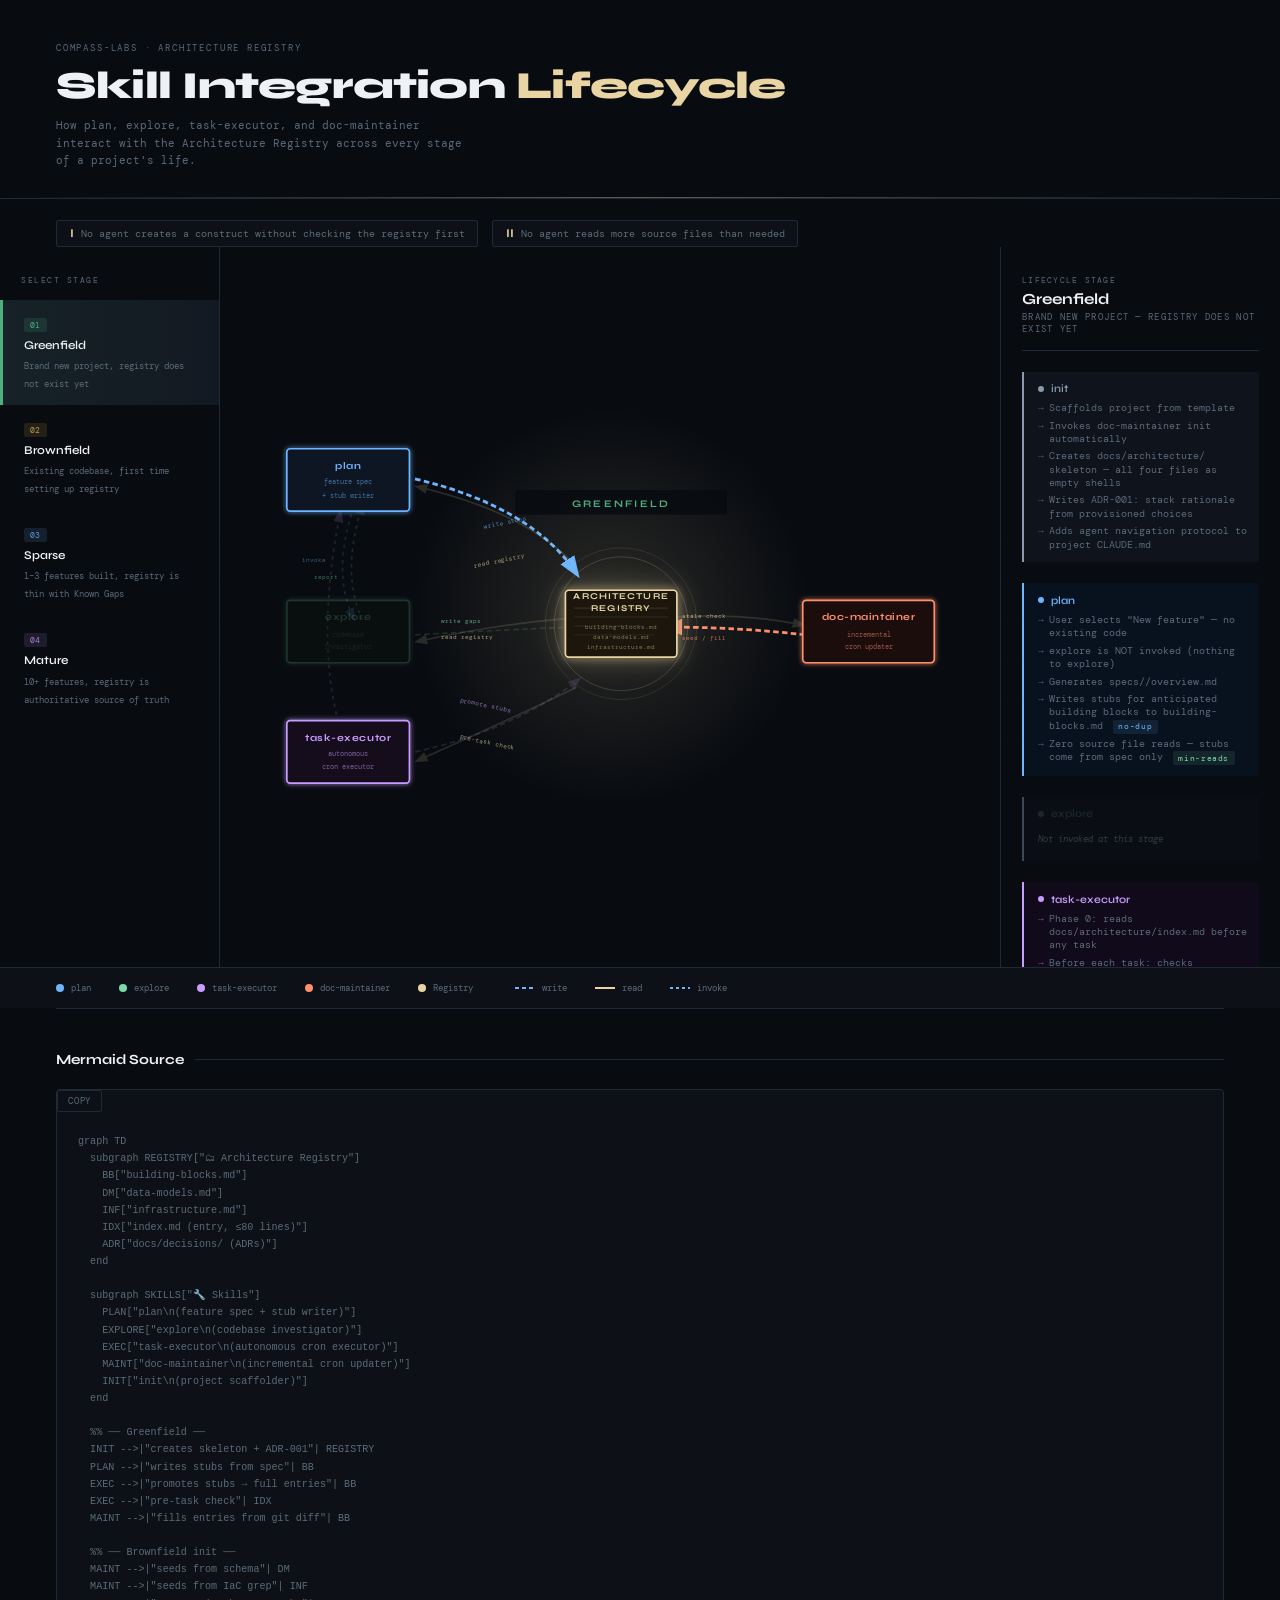
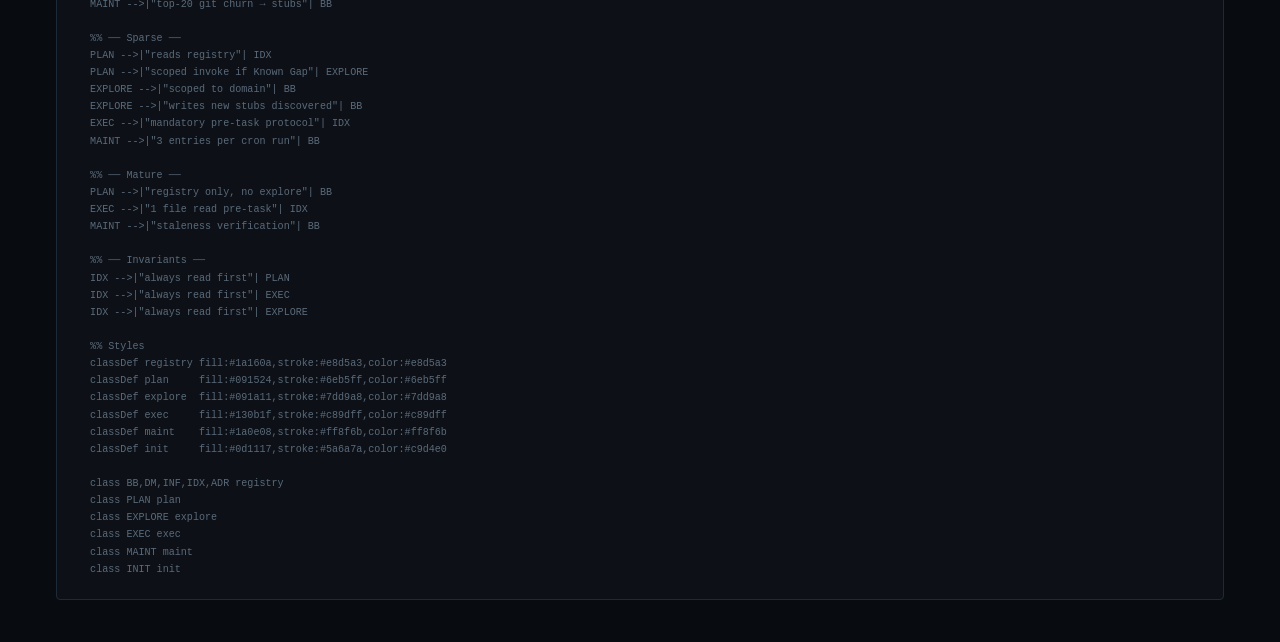
<file: docs/architecture-registry-lifecycle.html>
<!DOCTYPE html>
<html lang="en">
<head>
<meta charset="UTF-8">
<meta name="viewport" content="width=device-width, initial-scale=1.0">
<title>Architecture Registry — Skill Lifecycle</title>
<style>
  @import url('https://fonts.googleapis.com/css2?family=DM+Mono:ital,wght@0,300;0,400;0,500;1,300&family=Syne:wght@400;500;600;700;800&display=swap');

  :root {
    --bg:          #080b10;
    --surface:     #0d1117;
    --surface2:    #131922;
    --border:      #1e2a38;
    --border-hi:   #2a3f58;

    --registry:    #e8d5a3;
    --registry-bg: #1a160a;
    --registry-glow: rgba(232,213,163,0.15);

    --plan:        #6eb5ff;
    --plan-bg:     #091524;
    --explore:     #7dd9a8;
    --explore-bg:  #091a11;
    --executor:    #c89dff;
    --executor-bg: #130b1f;
    --maintainer:  #ff8f6b;
    --maintainer-bg: #1a0e08;

    --text:        #c9d4e0;
    --text-dim:    #5a6a7a;
    --text-hi:     #eef2f6;

    --stage-green:    #2d7a4a;
    --stage-brown:    #7a5c2d;
    --stage-sparse:   #2d4d7a;
    --stage-mature:   #5a2d7a;

    --font-display: 'Syne', sans-serif;
    --font-mono:    'DM Mono', monospace;
  }

  *, *::before, *::after { box-sizing: border-box; margin: 0; padding: 0; }

  html { font-size: 14px; scroll-behavior: smooth; }

  body {
    background: var(--bg);
    color: var(--text);
    font-family: var(--font-mono);
    min-height: 100vh;
    overflow-x: hidden;
  }

  /* ── GRID NOISE OVERLAY ── */
  body::before {
    content: '';
    position: fixed;
    inset: 0;
    background-image:
      repeating-linear-gradient(0deg, transparent, transparent 39px, rgba(255,255,255,0.012) 40px),
      repeating-linear-gradient(90deg, transparent, transparent 39px, rgba(255,255,255,0.012) 40px);
    pointer-events: none;
    z-index: 0;
  }

  /* ── HEADER ── */
  header {
    position: relative;
    z-index: 10;
    padding: 3rem 4rem 2rem;
    border-bottom: 1px solid var(--border);
  }

  header::after {
    content: '';
    position: absolute;
    bottom: 0; left: 0; right: 0;
    height: 1px;
    background: linear-gradient(90deg, transparent, var(--registry), transparent);
    opacity: 0.4;
  }

  .header-label {
    font-size: 0.65rem;
    letter-spacing: 0.2em;
    text-transform: uppercase;
    color: var(--text-dim);
    margin-bottom: 0.75rem;
  }

  h1 {
    font-family: var(--font-display);
    font-size: clamp(1.8rem, 3vw, 2.8rem);
    font-weight: 800;
    color: var(--text-hi);
    line-height: 1.1;
    letter-spacing: -0.02em;
  }

  h1 span { color: var(--registry); }

  .header-sub {
    margin-top: 0.75rem;
    font-size: 0.78rem;
    color: var(--text-dim);
    max-width: 60ch;
    line-height: 1.6;
  }

  /* ── INVARIANTS BANNER ── */
  .invariants {
    display: flex;
    gap: 1rem;
    margin: 1.5rem 4rem 0;
    flex-wrap: wrap;
  }

  .invariant {
    display: flex;
    align-items: center;
    gap: 0.5rem;
    padding: 0.4rem 0.9rem;
    border: 1px solid var(--border);
    border-radius: 2px;
    background: var(--surface);
    font-size: 0.7rem;
    color: var(--text-dim);
  }

  .invariant-num {
    font-family: var(--font-display);
    font-weight: 700;
    color: var(--registry);
    font-size: 0.85rem;
  }

  /* ── MAIN LAYOUT ── */
  .main {
    position: relative;
    z-index: 1;
    display: grid;
    grid-template-columns: 220px 1fr 280px;
    gap: 0;
    height: calc(100vh - 180px);
    min-height: 600px;
  }

  /* ── STAGE SELECTOR ── */
  .stage-panel {
    border-right: 1px solid var(--border);
    padding: 2rem 0;
    display: flex;
    flex-direction: column;
    gap: 0;
  }

  .stage-label {
    font-size: 0.6rem;
    letter-spacing: 0.18em;
    text-transform: uppercase;
    color: var(--text-dim);
    padding: 0 1.5rem;
    margin-bottom: 1rem;
  }

  .stage-btn {
    all: unset;
    cursor: pointer;
    padding: 1rem 1.5rem;
    border-left: 3px solid transparent;
    transition: all 0.2s;
    position: relative;
  }

  .stage-btn:hover { background: var(--surface); }

  .stage-btn.active {
    background: var(--surface2);
    border-left-color: var(--stage-color);
  }

  .stage-btn.active::after {
    content: '';
    position: absolute;
    inset: 0;
    background: linear-gradient(90deg, rgba(var(--stage-rgb),0.06), transparent);
    pointer-events: none;
  }

  .stage-name {
    font-family: var(--font-display);
    font-weight: 600;
    font-size: 0.85rem;
    color: var(--text-hi);
    display: block;
    margin-bottom: 0.25rem;
  }

  .stage-desc {
    font-size: 0.65rem;
    color: var(--text-dim);
    line-height: 1.4;
  }

  .stage-badge {
    display: inline-block;
    font-size: 0.55rem;
    letter-spacing: 0.1em;
    text-transform: uppercase;
    padding: 0.15rem 0.4rem;
    border-radius: 2px;
    margin-bottom: 0.4rem;
    font-family: var(--font-mono);
  }

  /* ── DIAGRAM CANVAS ── */
  .diagram-area {
    position: relative;
    overflow: hidden;
    background: var(--bg);
  }

  .diagram-area::before {
    content: '';
    position: absolute;
    top: 50%; left: 50%;
    transform: translate(-50%, -50%);
    width: 400px; height: 400px;
    background: radial-gradient(circle, var(--registry-glow) 0%, transparent 70%);
    pointer-events: none;
  }

  svg#diagram {
    width: 100%;
    height: 100%;
    position: absolute;
    inset: 0;
  }

  /* ── SKILL NODE STYLES ── */
  .node-registry { filter: drop-shadow(0 0 12px rgba(232,213,163,0.3)); }
  .node-plan     { filter: drop-shadow(0 0 8px rgba(110,181,255,0.2)); }
  .node-explore  { filter: drop-shadow(0 0 8px rgba(125,217,168,0.2)); }
  .node-executor { filter: drop-shadow(0 0 8px rgba(200,157,255,0.2)); }
  .node-maintainer { filter: drop-shadow(0 0 8px rgba(255,143,107,0.2)); }

  .flow-line {
    transition: opacity 0.3s, stroke-width 0.3s;
  }

  .flow-line.dimmed { opacity: 0.08; }
  .flow-line.active { opacity: 1; stroke-width: 2.5; }
  .flow-line.inactive { opacity: 0.15; }

  .node-group {
    transition: opacity 0.3s;
    cursor: default;
  }
  .node-group.dimmed { opacity: 0.2; }
  .node-group.active { opacity: 1; }

  /* ── DETAIL PANEL ── */
  .detail-panel {
    border-left: 1px solid var(--border);
    padding: 2rem 1.5rem;
    overflow-y: auto;
    display: flex;
    flex-direction: column;
    gap: 1.5rem;
  }

  .detail-panel::-webkit-scrollbar { width: 4px; }
  .detail-panel::-webkit-scrollbar-track { background: transparent; }
  .detail-panel::-webkit-scrollbar-thumb { background: var(--border-hi); border-radius: 2px; }

  .detail-stage-title {
    font-family: var(--font-display);
    font-weight: 700;
    font-size: 1.1rem;
    color: var(--text-hi);
    padding-bottom: 0.75rem;
    border-bottom: 1px solid var(--border);
  }

  .detail-stage-title span {
    display: block;
    font-size: 0.6rem;
    font-family: var(--font-mono);
    letter-spacing: 0.15em;
    text-transform: uppercase;
    color: var(--text-dim);
    margin-bottom: 0.3rem;
    font-weight: 400;
  }

  .skill-detail {
    border-left: 2px solid var(--skill-color);
    padding: 0.75rem 0.75rem 0.75rem 1rem;
    background: var(--skill-bg);
    border-radius: 0 2px 2px 0;
  }

  .skill-detail-name {
    font-family: var(--font-display);
    font-weight: 600;
    font-size: 0.78rem;
    color: var(--skill-color);
    margin-bottom: 0.5rem;
    display: flex;
    align-items: center;
    gap: 0.5rem;
  }

  .skill-detail-name::before {
    content: '';
    width: 6px; height: 6px;
    border-radius: 50%;
    background: var(--skill-color);
    flex-shrink: 0;
  }

  .skill-actions {
    list-style: none;
    display: flex;
    flex-direction: column;
    gap: 0.3rem;
  }

  .skill-actions li {
    font-size: 0.68rem;
    color: var(--text-dim);
    line-height: 1.4;
    padding-left: 0.75rem;
    position: relative;
  }

  .skill-actions li::before {
    content: '→';
    position: absolute;
    left: 0;
    color: var(--skill-color);
    opacity: 0.6;
  }

  .prevent-tag {
    display: inline-block;
    font-size: 0.58rem;
    letter-spacing: 0.08em;
    padding: 0.1rem 0.4rem;
    border-radius: 2px;
    margin-left: 0.3rem;
    vertical-align: middle;
  }

  .prevent-dup  { background: rgba(110,181,255,0.1); color: var(--plan); }
  .prevent-scan { background: rgba(125,217,168,0.1); color: var(--explore); }

  .not-invoked {
    font-size: 0.65rem;
    color: var(--text-dim);
    opacity: 0.5;
    font-style: italic;
    padding: 0.4rem 0;
  }

  /* ── MERMAID SECTION ── */
  .mermaid-section {
    position: relative;
    z-index: 1;
    margin: 0 4rem;
    padding: 3rem 0;
    border-top: 1px solid var(--border);
  }

  .mermaid-section h2 {
    font-family: var(--font-display);
    font-weight: 700;
    font-size: 1rem;
    color: var(--text-hi);
    margin-bottom: 1.5rem;
    display: flex;
    align-items: center;
    gap: 0.75rem;
  }

  .mermaid-section h2::after {
    content: '';
    flex: 1;
    height: 1px;
    background: var(--border);
  }

  .code-block {
    position: relative;
    background: var(--surface);
    border: 1px solid var(--border);
    border-radius: 4px;
    overflow: hidden;
  }

  .code-block pre {
    padding: 1.5rem;
    overflow-x: auto;
    font-size: 0.72rem;
    line-height: 1.7;
    color: var(--text-dim);
  }

  .code-block pre::-webkit-scrollbar { height: 4px; }
  .code-block pre::-webkit-scrollbar-track { background: transparent; }
  .code-block pre::-webkit-scrollbar-thumb { background: var(--border-hi); }

  .copy-btn {
    position: absolute;
    top: 0.75rem; right: 0.75rem;
    all: unset;
    cursor: pointer;
    font-family: var(--font-mono);
    font-size: 0.62rem;
    letter-spacing: 0.1em;
    text-transform: uppercase;
    color: var(--text-dim);
    padding: 0.3rem 0.7rem;
    border: 1px solid var(--border);
    border-radius: 2px;
    transition: all 0.2s;
  }

  .copy-btn:hover { border-color: var(--registry); color: var(--registry); }
  .copy-btn.copied { color: var(--explore); border-color: var(--explore); }

  /* ── LEGEND ── */
  .legend {
    display: flex;
    gap: 2rem;
    flex-wrap: wrap;
    padding: 1rem 4rem;
    border-top: 1px solid var(--border);
    background: var(--surface);
  }

  .legend-item {
    display: flex;
    align-items: center;
    gap: 0.5rem;
    font-size: 0.65rem;
    color: var(--text-dim);
  }

  .legend-dot {
    width: 8px; height: 8px;
    border-radius: 50%;
    flex-shrink: 0;
  }

  .legend-line {
    width: 20px; height: 2px;
    flex-shrink: 0;
  }

  /* ── RESPONSIVE ── */
  @media (max-width: 900px) {
    .main { grid-template-columns: 1fr; height: auto; }
    .stage-panel { flex-direction: row; overflow-x: auto; border-right: none; border-bottom: 1px solid var(--border); padding: 1rem; }
    .detail-panel { border-left: none; border-top: 1px solid var(--border); }
    header, .mermaid-section { padding-left: 1.5rem; padding-right: 1.5rem; }
    .invariants { margin-left: 1.5rem; margin-right: 1.5rem; }
    .legend { padding: 1rem 1.5rem; }
    .diagram-area { height: 480px; }
  }
</style>
</head>
<body>

<header>
  <div class="header-label">compass-labs · architecture registry</div>
  <h1>Skill Integration <span>Lifecycle</span></h1>
  <p class="header-sub">How plan, explore, task-executor, and doc-maintainer interact with the Architecture Registry across every stage of a project's life.</p>
</header>

<div class="invariants">
  <div class="invariant"><span class="invariant-num">I</span> No agent creates a construct without checking the registry first</div>
  <div class="invariant"><span class="invariant-num">II</span> No agent reads more source files than needed</div>
</div>

<div class="main">

  <!-- STAGE SELECTOR -->
  <nav class="stage-panel" aria-label="Lifecycle stages">
    <div class="stage-label">Select Stage</div>

    <button class="stage-btn active" data-stage="greenfield"
            style="--stage-color: #4caf80; --stage-rgb: 76,175,128">
      <span class="stage-badge" style="background:rgba(76,175,128,0.15);color:#4caf80">01</span>
      <span class="stage-name">Greenfield</span>
      <span class="stage-desc">Brand new project, registry does not exist yet</span>
    </button>

    <button class="stage-btn" data-stage="brownfield"
            style="--stage-color: #c49a4a; --stage-rgb: 196,154,74">
      <span class="stage-badge" style="background:rgba(196,154,74,0.15);color:#c49a4a">02</span>
      <span class="stage-name">Brownfield</span>
      <span class="stage-desc">Existing codebase, first time setting up registry</span>
    </button>

    <button class="stage-btn" data-stage="sparse"
            style="--stage-color: #5b9bd5; --stage-rgb: 91,155,213">
      <span class="stage-badge" style="background:rgba(91,155,213,0.15);color:#5b9bd5">03</span>
      <span class="stage-name">Sparse</span>
      <span class="stage-desc">1–3 features built, registry is thin with Known Gaps</span>
    </button>

    <button class="stage-btn" data-stage="mature"
            style="--stage-color: #a87fd4; --stage-rgb: 168,127,212">
      <span class="stage-badge" style="background:rgba(168,127,212,0.15);color:#a87fd4">04</span>
      <span class="stage-name">Mature</span>
      <span class="stage-desc">10+ features, registry is authoritative source of truth</span>
    </button>
  </nav>

  <!-- SVG DIAGRAM -->
  <div class="diagram-area">
    <svg id="diagram" viewBox="0 0 700 520" xmlns="http://www.w3.org/2000/svg">
      <defs>
        <!-- Arrowheads -->
        <marker id="arrow-plan" markerWidth="8" markerHeight="8" refX="6" refY="3" orient="auto">
          <path d="M0,0 L0,6 L8,3 z" fill="#6eb5ff"/>
        </marker>
        <marker id="arrow-explore" markerWidth="8" markerHeight="8" refX="6" refY="3" orient="auto">
          <path d="M0,0 L0,6 L8,3 z" fill="#7dd9a8"/>
        </marker>
        <marker id="arrow-executor" markerWidth="8" markerHeight="8" refX="6" refY="3" orient="auto">
          <path d="M0,0 L0,6 L8,3 z" fill="#c89dff"/>
        </marker>
        <marker id="arrow-maintainer" markerWidth="8" markerHeight="8" refX="6" refY="3" orient="auto">
          <path d="M0,0 L0,6 L8,3 z" fill="#ff8f6b"/>
        </marker>
        <marker id="arrow-registry" markerWidth="8" markerHeight="8" refX="6" refY="3" orient="auto">
          <path d="M0,0 L0,6 L8,3 z" fill="#e8d5a3"/>
        </marker>
        <marker id="arrow-dim" markerWidth="8" markerHeight="8" refX="6" refY="3" orient="auto">
          <path d="M0,0 L0,6 L8,3 z" fill="#2a3f58"/>
        </marker>

        <!-- Glows -->
        <filter id="glow-registry" x="-30%" y="-30%" width="160%" height="160%">
          <feGaussianBlur stdDeviation="4" result="blur"/>
          <feMerge><feMergeNode in="blur"/><feMergeNode in="SourceGraphic"/></feMerge>
        </filter>
        <filter id="glow-skill" x="-20%" y="-20%" width="140%" height="140%">
          <feGaussianBlur stdDeviation="2.5" result="blur"/>
          <feMerge><feMergeNode in="blur"/><feMergeNode in="SourceGraphic"/></feMerge>
        </filter>
      </defs>

      <!-- ── FLOW LINES ── -->

      <!-- plan → registry (write stubs) -->
      <path id="line-plan-write" class="flow-line"
            d="M 175,145 Q 280,170 320,230"
            fill="none" stroke="#6eb5ff" stroke-width="1.5" stroke-dasharray="5,3"
            marker-end="url(#arrow-plan)" opacity="0.7"/>

      <!-- registry → plan (read) -->
      <path id="line-registry-plan" class="flow-line"
            d="M 318,222 Q 275,175 177,152"
            fill="none" stroke="#e8d5a3" stroke-width="1.5"
            marker-end="url(#arrow-registry)" opacity="0.7"/>

      <!-- explore → registry (write gaps) -->
      <path id="line-explore-write" class="flow-line"
            d="M 175,285 Q 260,280 320,278"
            fill="none" stroke="#7dd9a8" stroke-width="1.5" stroke-dasharray="5,3"
            marker-end="url(#arrow-explore)" opacity="0.7"/>

      <!-- registry → explore (read) -->
      <path id="line-registry-explore" class="flow-line"
            d="M 318,270 Q 255,274 177,291"
            fill="none" stroke="#e8d5a3" stroke-width="1.5"
            marker-end="url(#arrow-registry)" opacity="0.7"/>

      <!-- executor → registry (promote stubs) -->
      <path id="line-executor-write" class="flow-line"
            d="M 175,390 Q 265,370 322,325"
            fill="none" stroke="#c89dff" stroke-width="1.5" stroke-dasharray="5,3"
            marker-end="url(#arrow-executor)" opacity="0.7"/>

      <!-- registry → executor (pre-task check) -->
      <path id="line-registry-executor" class="flow-line"
            d="M 320,332 Q 262,360 177,398"
            fill="none" stroke="#e8d5a3" stroke-width="1.5"
            marker-end="url(#arrow-registry)" opacity="0.7"/>

      <!-- maintainer → registry (seed/fill) -->
      <path id="line-maintainer-write" class="flow-line"
            d="M 525,285 Q 465,278 400,278"
            fill="none" stroke="#ff8f6b" stroke-width="1.5" stroke-dasharray="5,3"
            marker-end="url(#arrow-maintainer)" opacity="0.7"/>

      <!-- registry → maintainer (stale check) -->
      <path id="line-registry-maintainer" class="flow-line"
            d="M 400,270 Q 462,264 523,276"
            fill="none" stroke="#e8d5a3" stroke-width="1.5"
            marker-end="url(#arrow-registry)" opacity="0.7"/>

      <!-- plan → explore (invoke) -->
      <path id="line-plan-explore" class="flow-line"
            d="M 120,170 Q 100,230 120,270"
            fill="none" stroke="#6eb5ff" stroke-width="1.5" stroke-dasharray="3,4"
            marker-end="url(#arrow-plan)" opacity="0.5"/>

      <!-- explore → plan (report) -->
      <path id="line-explore-plan" class="flow-line"
            d="M 128,272 Q 108,230 128,168"
            fill="none" stroke="#7dd9a8" stroke-width="1.5" stroke-dasharray="3,4"
            marker-end="url(#arrow-explore)" opacity="0.5"/>

      <!-- task-executor → plan (invoke) -->
      <path id="line-executor-plan" class="flow-line"
            d="M 108,370 Q 85,290 108,175"
            fill="none" stroke="#c89dff" stroke-width="1.5" stroke-dasharray="3,4"
            marker-end="url(#arrow-executor)" opacity="0.3"/>


      <!-- ── REGISTRY (CENTER) ── -->
      <g class="node-group node-registry" id="node-registry">
        <!-- outer ring -->
        <circle cx="360" cy="275" r="68" fill="none" stroke="#e8d5a3" stroke-width="0.5" opacity="0.2"/>
        <circle cx="360" cy="275" r="60" fill="none" stroke="#e8d5a3" stroke-width="0.5" opacity="0.35"/>
        <!-- body -->
        <rect x="310" y="245" width="100" height="60" rx="3"
              fill="#1a160a" stroke="#e8d5a3" stroke-width="1.5" filter="url(#glow-registry)"/>
        <!-- inner lines decoration -->
        <line x1="318" y1="261" x2="402" y2="261" stroke="#e8d5a3" stroke-width="0.5" opacity="0.3"/>
        <line x1="318" y1="269" x2="402" y2="269" stroke="#e8d5a3" stroke-width="0.5" opacity="0.2"/>
        <line x1="318" y1="277" x2="380" y2="277" stroke="#e8d5a3" stroke-width="0.5" opacity="0.2"/>
        <line x1="318" y1="285" x2="390" y2="285" stroke="#e8d5a3" stroke-width="0.5" opacity="0.15"/>
        <!-- label -->
        <text x="360" y="253" text-anchor="middle" font-family="Syne,sans-serif" font-weight="700"
              font-size="8" fill="#e8d5a3" letter-spacing="1">ARCHITECTURE</text>
        <text x="360" y="264" text-anchor="middle" font-family="Syne,sans-serif" font-weight="700"
              font-size="8" fill="#e8d5a3" letter-spacing="1">REGISTRY</text>
        <!-- sub-labels -->
        <text x="360" y="280" text-anchor="middle" font-family="DM Mono,monospace"
              font-size="5.5" fill="#e8d5a3" opacity="0.5">building-blocks.md</text>
        <text x="360" y="289" text-anchor="middle" font-family="DM Mono,monospace"
              font-size="5.5" fill="#e8d5a3" opacity="0.5">data-models.md</text>
        <text x="360" y="298" text-anchor="middle" font-family="DM Mono,monospace"
              font-size="5.5" fill="#e8d5a3" opacity="0.5">infrastructure.md</text>
      </g>

      <!-- ── PLAN (TOP LEFT) ── -->
      <g class="node-group" id="node-plan">
        <rect x="60" y="118" width="110" height="56" rx="3"
              fill="#091524" stroke="#6eb5ff" stroke-width="1.5" filter="url(#glow-skill)"/>
        <text x="115" y="136" text-anchor="middle" font-family="Syne,sans-serif" font-weight="700"
              font-size="9" fill="#6eb5ff" letter-spacing="0.5">plan</text>
        <text x="115" y="150" text-anchor="middle" font-family="DM Mono,monospace"
              font-size="6" fill="#6eb5ff" opacity="0.55">feature spec</text>
        <text x="115" y="162" text-anchor="middle" font-family="DM Mono,monospace"
              font-size="6" fill="#6eb5ff" opacity="0.55">+ stub writer</text>
      </g>

      <!-- ── EXPLORE (MIDDLE LEFT) ── -->
      <g class="node-group" id="node-explore">
        <rect x="60" y="254" width="110" height="56" rx="3"
              fill="#091a11" stroke="#7dd9a8" stroke-width="1.5" filter="url(#glow-skill)"/>
        <text x="115" y="272" text-anchor="middle" font-family="Syne,sans-serif" font-weight="700"
              font-size="9" fill="#7dd9a8" letter-spacing="0.5">explore</text>
        <text x="115" y="287" text-anchor="middle" font-family="DM Mono,monospace"
              font-size="6" fill="#7dd9a8" opacity="0.55">codebase</text>
        <text x="115" y="298" text-anchor="middle" font-family="DM Mono,monospace"
              font-size="6" fill="#7dd9a8" opacity="0.55">investigator</text>
      </g>

      <!-- ── TASK-EXECUTOR (BOTTOM LEFT) ── -->
      <g class="node-group" id="node-executor">
        <rect x="60" y="362" width="110" height="56" rx="3"
              fill="#130b1f" stroke="#c89dff" stroke-width="1.5" filter="url(#glow-skill)"/>
        <text x="115" y="380" text-anchor="middle" font-family="Syne,sans-serif" font-weight="700"
              font-size="9" fill="#c89dff" letter-spacing="0.5">task-executor</text>
        <text x="115" y="394" text-anchor="middle" font-family="DM Mono,monospace"
              font-size="6" fill="#c89dff" opacity="0.55">autonomous</text>
        <text x="115" y="405" text-anchor="middle" font-family="DM Mono,monospace"
              font-size="6" fill="#c89dff" opacity="0.55">cron executor</text>
      </g>

      <!-- ── DOC-MAINTAINER (RIGHT) ── -->
      <g class="node-group" id="node-maintainer">
        <rect x="523" y="254" width="118" height="56" rx="3"
              fill="#1a0e08" stroke="#ff8f6b" stroke-width="1.5" filter="url(#glow-skill)"/>
        <text x="582" y="272" text-anchor="middle" font-family="Syne,sans-serif" font-weight="700"
              font-size="9" fill="#ff8f6b" letter-spacing="0.5">doc-maintainer</text>
        <text x="582" y="287" text-anchor="middle" font-family="DM Mono,monospace"
              font-size="6" fill="#ff8f6b" opacity="0.55">incremental</text>
        <text x="582" y="298" text-anchor="middle" font-family="DM Mono,monospace"
              font-size="6" fill="#ff8f6b" opacity="0.55">cron updater</text>
      </g>

      <!-- ── STAGE LABEL OVERLAY ── -->
      <g id="stage-overlay">
        <rect x="265" y="155" width="190" height="22" rx="2" fill="#080b10" opacity="0.85"/>
        <text id="stage-label-text" x="360" y="170" text-anchor="middle"
              font-family="Syne,sans-serif" font-weight="700" font-size="9"
              fill="#4caf80" letter-spacing="2">GREENFIELD</text>
      </g>

      <!-- ── FLOW LABELS ── -->
      <text x="237" y="190" font-family="DM Mono,monospace" font-size="5.5" fill="#6eb5ff" opacity="0.7" transform="rotate(-12,237,190)">write stubs</text>
      <text x="228" y="225" font-family="DM Mono,monospace" font-size="5.5" fill="#e8d5a3" opacity="0.7" transform="rotate(-12,228,225)">read registry</text>

      <text x="198" y="274" font-family="DM Mono,monospace" font-size="5.5" fill="#7dd9a8" opacity="0.7">write gaps</text>
      <text x="198" y="289" font-family="DM Mono,monospace" font-size="5.5" fill="#e8d5a3" opacity="0.7">read registry</text>

      <text x="215" y="345" font-family="DM Mono,monospace" font-size="5.5" fill="#c89dff" opacity="0.7" transform="rotate(12,215,345)">promote stubs</text>
      <text x="215" y="378" font-family="DM Mono,monospace" font-size="5.5" fill="#e8d5a3" opacity="0.7" transform="rotate(12,215,378)">pre-task check</text>

      <text x="415" y="270" font-family="DM Mono,monospace" font-size="5.5" fill="#e8d5a3" opacity="0.7">stale check</text>
      <text x="415" y="290" font-family="DM Mono,monospace" font-size="5.5" fill="#ff8f6b" opacity="0.7">seed / fill</text>

      <text x="74" y="220" font-family="DM Mono,monospace" font-size="5" fill="#6eb5ff" opacity="0.5">invoke</text>
      <text x="84" y="235" font-family="DM Mono,monospace" font-size="5" fill="#7dd9a8" opacity="0.5">report</text>
    </svg>
  </div>

  <!-- DETAIL PANEL -->
  <aside class="detail-panel" id="detail-panel">
    <!-- filled by JS -->
  </aside>

</div>

<!-- LEGEND -->
<div class="legend">
  <div class="legend-item"><div class="legend-dot" style="background:#6eb5ff"></div> plan</div>
  <div class="legend-item"><div class="legend-dot" style="background:#7dd9a8"></div> explore</div>
  <div class="legend-item"><div class="legend-dot" style="background:#c89dff"></div> task-executor</div>
  <div class="legend-item"><div class="legend-dot" style="background:#ff8f6b"></div> doc-maintainer</div>
  <div class="legend-item"><div class="legend-dot" style="background:#e8d5a3"></div> Registry</div>
  <div class="legend-item" style="margin-left:1rem">
    <div class="legend-line" style="background: repeating-linear-gradient(90deg,#6eb5ff 0,#6eb5ff 4px,transparent 4px,transparent 7px)"></div>
    write
  </div>
  <div class="legend-item">
    <div class="legend-line" style="background:#e8d5a3"></div>
    read
  </div>
  <div class="legend-item">
    <div class="legend-line" style="background: repeating-linear-gradient(90deg,#6eb5ff 0,#6eb5ff 3px,transparent 3px,transparent 6px)"></div>
    invoke
  </div>
</div>

<!-- MERMAID SOURCE -->
<section class="mermaid-section">
  <h2>Mermaid Source</h2>
  <div class="code-block">
    <button class="copy-btn" id="copyBtn">copy</button>
    <pre id="mermaid-source">graph TD
  subgraph REGISTRY["🗂 Architecture Registry"]
    BB["building-blocks.md"]
    DM["data-models.md"]
    INF["infrastructure.md"]
    IDX["index.md (entry, ≤80 lines)"]
    ADR["docs/decisions/ (ADRs)"]
  end

  subgraph SKILLS["🔧 Skills"]
    PLAN["plan\n(feature spec + stub writer)"]
    EXPLORE["explore\n(codebase investigator)"]
    EXEC["task-executor\n(autonomous cron executor)"]
    MAINT["doc-maintainer\n(incremental cron updater)"]
    INIT["init\n(project scaffolder)"]
  end

  %% ── Greenfield ──
  INIT -->|"creates skeleton + ADR-001"| REGISTRY
  PLAN -->|"writes stubs from spec"| BB
  EXEC -->|"promotes stubs → full entries"| BB
  EXEC -->|"pre-task check"| IDX
  MAINT -->|"fills entries from git diff"| BB

  %% ── Brownfield init ──
  MAINT -->|"seeds from schema"| DM
  MAINT -->|"seeds from IaC grep"| INF
  MAINT -->|"top-20 git churn → stubs"| BB

  %% ── Sparse ──
  PLAN -->|"reads registry"| IDX
  PLAN -->|"scoped invoke if Known Gap"| EXPLORE
  EXPLORE -->|"scoped to domain"| BB
  EXPLORE -->|"writes new stubs discovered"| BB
  EXEC -->|"mandatory pre-task protocol"| IDX
  MAINT -->|"3 entries per cron run"| BB

  %% ── Mature ──
  PLAN -->|"registry only, no explore"| BB
  EXEC -->|"1 file read pre-task"| IDX
  MAINT -->|"staleness verification"| BB

  %% ── Invariants ──
  IDX -->|"always read first"| PLAN
  IDX -->|"always read first"| EXEC
  IDX -->|"always read first"| EXPLORE

  %% Styles
  classDef registry fill:#1a160a,stroke:#e8d5a3,color:#e8d5a3
  classDef plan     fill:#091524,stroke:#6eb5ff,color:#6eb5ff
  classDef explore  fill:#091a11,stroke:#7dd9a8,color:#7dd9a8
  classDef exec     fill:#130b1f,stroke:#c89dff,color:#c89dff
  classDef maint    fill:#1a0e08,stroke:#ff8f6b,color:#ff8f6b
  classDef init     fill:#0d1117,stroke:#5a6a7a,color:#c9d4e0

  class BB,DM,INF,IDX,ADR registry
  class PLAN plan
  class EXPLORE explore
  class EXEC exec
  class MAINT maint
  class INIT init</pre>
  </div>
</section>

<script>
// ── DATA ──
const stages = {
  greenfield: {
    label: 'GREENFIELD',
    color: '#4caf80',
    title: 'Greenfield',
    subtitle: 'Brand new project — registry does not exist yet',
    activeLines: ['line-plan-write','line-maintainer-write'],
    inactiveLines: ['line-registry-plan','line-registry-explore','line-explore-write','line-plan-explore','line-explore-plan','line-registry-maintainer'],
    dimmedLines: [],
    activeNodes: ['node-plan','node-executor','node-maintainer','node-registry'],
    dimmedNodes: ['node-explore'],
    skills: {
      init: {
        color: '#8a9ab0', bg: 'rgba(30,42,56,0.3)',
        actions: [
          'Scaffolds project from template',
          'Invokes doc-maintainer init automatically',
          'Creates docs/architecture/ skeleton — all four files as empty shells',
          'Writes ADR-001: stack rationale from provisioned choices',
          'Adds agent navigation protocol to project CLAUDE.md',
        ]
      },
      plan: {
        color: '#6eb5ff', bg: 'rgba(9,21,36,0.8)',
        actions: [
          'User selects "New feature" — no existing code',
          'explore is NOT invoked (nothing to explore)',
          'Generates specs/<feature>/overview.md',
          ['Writes stubs for anticipated building blocks to building-blocks.md','prevent-dup'],
          ['Zero source file reads — stubs come from spec only','prevent-scan'],
        ]
      },
      'task-executor': {
        color: '#c89dff', bg: 'rgba(19,11,31,0.8)',
        actions: [
          'Phase 0: reads docs/architecture/index.md before any task',
          'Before each task: checks building-blocks.md for stub',
          ['Finds stub → confirms not yet built → proceeds','prevent-dup'],
          'After each task: promotes stub → full entry (location, inputs, outputs, deps)',
          ['1 registry read per task — no source scanning','prevent-scan'],
        ]
      },
      'doc-maintainer': {
        color: '#ff8f6b', bg: 'rgba(26,14,8,0.8)',
        actions: [
          'Fills entries from changed files (git diff)',
          'Max 3 building blocks updated per cron run',
          'Max 8 source files read per run — hard limit',
          'Updates Known Gaps section in index.md',
        ]
      },
      explore: { notInvoked: true }
    }
  },

  brownfield: {
    label: 'BROWNFIELD',
    color: '#c49a4a',
    title: 'Brownfield Init',
    subtitle: 'Existing codebase — first time setting up the registry',
    activeLines: ['line-maintainer-write','line-registry-maintainer'],
    inactiveLines: ['line-plan-write','line-registry-plan','line-explore-write','line-registry-explore','line-executor-write','line-registry-executor','line-plan-explore','line-explore-plan','line-executor-plan'],
    dimmedLines: [],
    activeNodes: ['node-maintainer','node-registry'],
    dimmedNodes: ['node-plan','node-explore','node-executor'],
    skills: {
      'doc-maintainer': {
        color: '#ff8f6b', bg: 'rgba(26,14,8,0.8)',
        actions: [
          'Runs targeted one-time init pass on the existing codebase',
          'Tier 1: reads README + CLAUDE.md → populates index.md coverage',
          ['Reads schema file ONCE → populates data-models.md fully','prevent-scan'],
          ['Greps IaC files → populates infrastructure.md resource table','prevent-scan'],
          'git log --name-only -20 → finds 20 highest-churn files → documents as stubs',
          'Marks Known Gaps: most building blocks not yet registered',
          'Writes ADR-001: stack rationale reconstructed from package.json + schema',
          ['Hard limit: max 15 source files read during init','prevent-scan'],
        ]
      },
      plan: { notInvoked: true },
      explore: { notInvoked: true },
      'task-executor': { notInvoked: true },
    }
  },

  sparse: {
    label: 'SPARSE (1–3 FEATURES)',
    color: '#5b9bd5',
    title: 'Sparse Project',
    subtitle: 'Registry exists but thin — Known Gaps list is long',
    activeLines: ['line-plan-write','line-registry-plan','line-explore-write','line-registry-explore','line-executor-write','line-registry-executor','line-maintainer-write','line-plan-explore','line-explore-plan'],
    inactiveLines: ['line-registry-maintainer','line-executor-plan'],
    dimmedLines: [],
    activeNodes: ['node-plan','node-explore','node-executor','node-maintainer','node-registry'],
    dimmedNodes: [],
    skills: {
      plan: {
        color: '#6eb5ff', bg: 'rgba(9,21,36,0.8)',
        actions: [
          'Reads docs/architecture/index.md first',
          ['Checks if relevant domain is in Known Gaps','prevent-dup'],
          'Known Gap → invokes explore scoped to that domain only (not full scan)',
          'No Known Gap → reads registry section only, explore NOT invoked',
          'After approval: writes stubs for all new building blocks in the spec',
          ['Drops typical "Extends existing" token cost by ~60% vs. full explore','prevent-scan'],
        ]
      },
      explore: {
        color: '#7dd9a8', bg: 'rgba(9,26,17,0.8)',
        actions: [
          'Scoped to a specific domain (not full codebase)',
          'Tier 1: reads registry files before README — higher info density',
          ['Sufficiency gate more likely to trigger early with registry context','prevent-scan'],
          'Reads 2–4 files vs. 5–8 for a full unscoped pass',
          ['After investigation: appends newly discovered blocks to building-blocks.md','prevent-dup'],
          'Each explore run makes the next run cheaper',
        ]
      },
      'task-executor': {
        color: '#c89dff', bg: 'rgba(19,11,31,0.8)',
        actions: [
          'Pre-task protocol is MANDATORY (written into SKILL.md):',
          '  1. Read docs/architecture/index.md (80 lines, always)',
          '  2. If task touches Known Gap domain → ls src/<domain>/ only',
          '  3. If construct in listing → read building-blocks.md entry or first 30 lines of source',
          ['Mandatory check prevents creating duplicate in undocumented area','prevent-dup'],
          'After each task: update registry (new stubs or full entries)',
          ['ls + one targeted read vs. scanning whole domain','prevent-scan'],
        ]
      },
      'doc-maintainer': {
        color: '#ff8f6b', bg: 'rgba(26,14,8,0.8)',
        actions: [
          'Priority: fill Known Gaps entries',
          'Selects 3 oldest stubs per cron run',
          'For each stub: reads source file once, fills full entry, removes from Known Gaps',
          'Over time Known Gaps shrinks to zero',
          ['3 source file reads per run — bounded, never grows with codebase size','prevent-scan'],
        ]
      }
    }
  },

  mature: {
    label: 'MATURE (10+ FEATURES)',
    color: '#a87fd4',
    title: 'Mature Project',
    subtitle: 'Registry is authoritative — Known Gaps is empty',
    activeLines: ['line-registry-plan','line-registry-executor','line-registry-maintainer','line-maintainer-write'],
    inactiveLines: ['line-plan-write','line-explore-write','line-registry-explore','line-executor-write','line-plan-explore','line-explore-plan','line-executor-plan'],
    dimmedLines: [],
    activeNodes: ['node-plan','node-executor','node-maintainer','node-registry'],
    dimmedNodes: ['node-explore'],
    skills: {
      plan: {
        color: '#6eb5ff', bg: 'rgba(9,21,36,0.8)',
        actions: [
          'Does NOT invoke explore at all — registry is source of truth',
          ['Reads building-blocks.md + data-models.md (2 file reads, full stop)','prevent-scan'],
          'Presents complete context: "Existing: UserAuthService, OrderRepository..."',
          ['Greps registry by name and type — reliably catches conflicts','prevent-dup'],
          'After spec approval: appends new building block entries',
        ]
      },
      explore: { notInvoked: true,
        note: 'Only invoked for deep debugging, security reviews, or cross-cutting refactors. Even then, Tier 1 registry read almost always passes sufficiency gate.'
      },
      'task-executor': {
        color: '#c89dff', bg: 'rgba(19,11,31,0.8)',
        actions: [
          'Pre-task: reads index.md only (80 lines)',
          'No Known Gaps + no STALE markers → no further reads needed before implementing',
          ['Registry is dense enough — grep building-blocks.md by name catches all conflicts','prevent-dup'],
          ['Best case: 1 file read before each task. Registry pays for itself fully.','prevent-scan'],
          'Post-task: updates building block entries, adds used-by fields on deps',
        ]
      },
      'doc-maintainer': {
        color: '#ff8f6b', bg: 'rgba(26,14,8,0.8)',
        actions: [
          'Staleness verification only (no gap-filling needed)',
          'Re-verifies entries >60 days old: reads source file, confirms accuracy',
          'Flags STALE if file has changed significantly',
          ['Bounded to entries that need re-verification — not full rescans','prevent-scan'],
        ]
      }
    }
  }
};

// ── RENDER ──
function renderDetail(stageKey) {
  const stage = stages[stageKey];
  const panel = document.getElementById('detail-panel');

  const skillOrder = ['init','plan','explore','task-executor','doc-maintainer'];
  const skillLabels = { init:'init', plan:'plan', explore:'explore', 'task-executor':'task-executor', 'doc-maintainer':'doc-maintainer' };

  let html = `<div class="detail-stage-title"><span>lifecycle stage</span>${stage.title}<br><span style="font-size:0.62rem;font-weight:400;margin-top:0.2rem;display:block">${stage.subtitle}</span></div>`;

  for (const skillKey of skillOrder) {
    const skill = stage.skills[skillKey];
    if (!skill) continue;

    if (skill.notInvoked) {
      html += `<div style="--skill-color:${skill.color||'#3a4a5a'};--skill-bg:rgba(13,17,23,0.5)" class="skill-detail">
        <div class="skill-detail-name" style="opacity:0.4">${skillLabels[skillKey]}</div>
        <p class="not-invoked">Not invoked at this stage${skill.note ? ' — ' + skill.note : ''}</p>
      </div>`;
      continue;
    }

    const actionsHtml = skill.actions.map(a => {
      if (Array.isArray(a)) {
        const [text, tag] = a;
        const tagLabel = tag === 'prevent-dup' ? 'no-dup' : 'min-reads';
        return `<li>${text} <span class="prevent-tag ${tag}">${tagLabel}</span></li>`;
      }
      return `<li>${a}</li>`;
    }).join('');

    html += `<div style="--skill-color:${skill.color};--skill-bg:${skill.bg}" class="skill-detail">
      <div class="skill-detail-name">${skillLabels[skillKey]}</div>
      <ul class="skill-actions">${actionsHtml}</ul>
    </div>`;
  }

  panel.innerHTML = html;
}

function applyStageToSvg(stageKey) {
  const stage = stages[stageKey];

  // Reset all lines
  document.querySelectorAll('.flow-line').forEach(el => {
    el.classList.remove('active','dimmed','inactive');
    el.classList.add('inactive');
  });

  // Activate selected lines
  stage.activeLines.forEach(id => {
    const el = document.getElementById(id);
    if (el) { el.classList.remove('inactive'); el.classList.add('active'); }
  });

  // Reset all nodes
  document.querySelectorAll('.node-group').forEach(el => {
    el.classList.remove('active','dimmed');
    el.classList.add('active');
  });

  // Dim nodes
  stage.dimmedNodes.forEach(id => {
    const el = document.getElementById(id);
    if (el) { el.classList.remove('active'); el.classList.add('dimmed'); }
  });

  // Update overlay label
  const labelEl = document.getElementById('stage-label-text');
  labelEl.textContent = stage.label;
  labelEl.setAttribute('fill', stage.color);
}

function setStage(stageKey) {
  // Update buttons
  document.querySelectorAll('.stage-btn').forEach(btn => {
    btn.classList.toggle('active', btn.dataset.stage === stageKey);
  });

  renderDetail(stageKey);
  applyStageToSvg(stageKey);
}

// Stage buttons
document.querySelectorAll('.stage-btn').forEach(btn => {
  btn.addEventListener('click', () => setStage(btn.dataset.stage));
});

// Copy button
document.getElementById('copyBtn').addEventListener('click', () => {
  const text = document.getElementById('mermaid-source').textContent;
  navigator.clipboard.writeText(text).then(() => {
    const btn = document.getElementById('copyBtn');
    btn.textContent = 'copied!';
    btn.classList.add('copied');
    setTimeout(() => { btn.textContent = 'copy'; btn.classList.remove('copied'); }, 2000);
  });
});

// Init
setStage('greenfield');
</script>

</body>
</html>
</file>
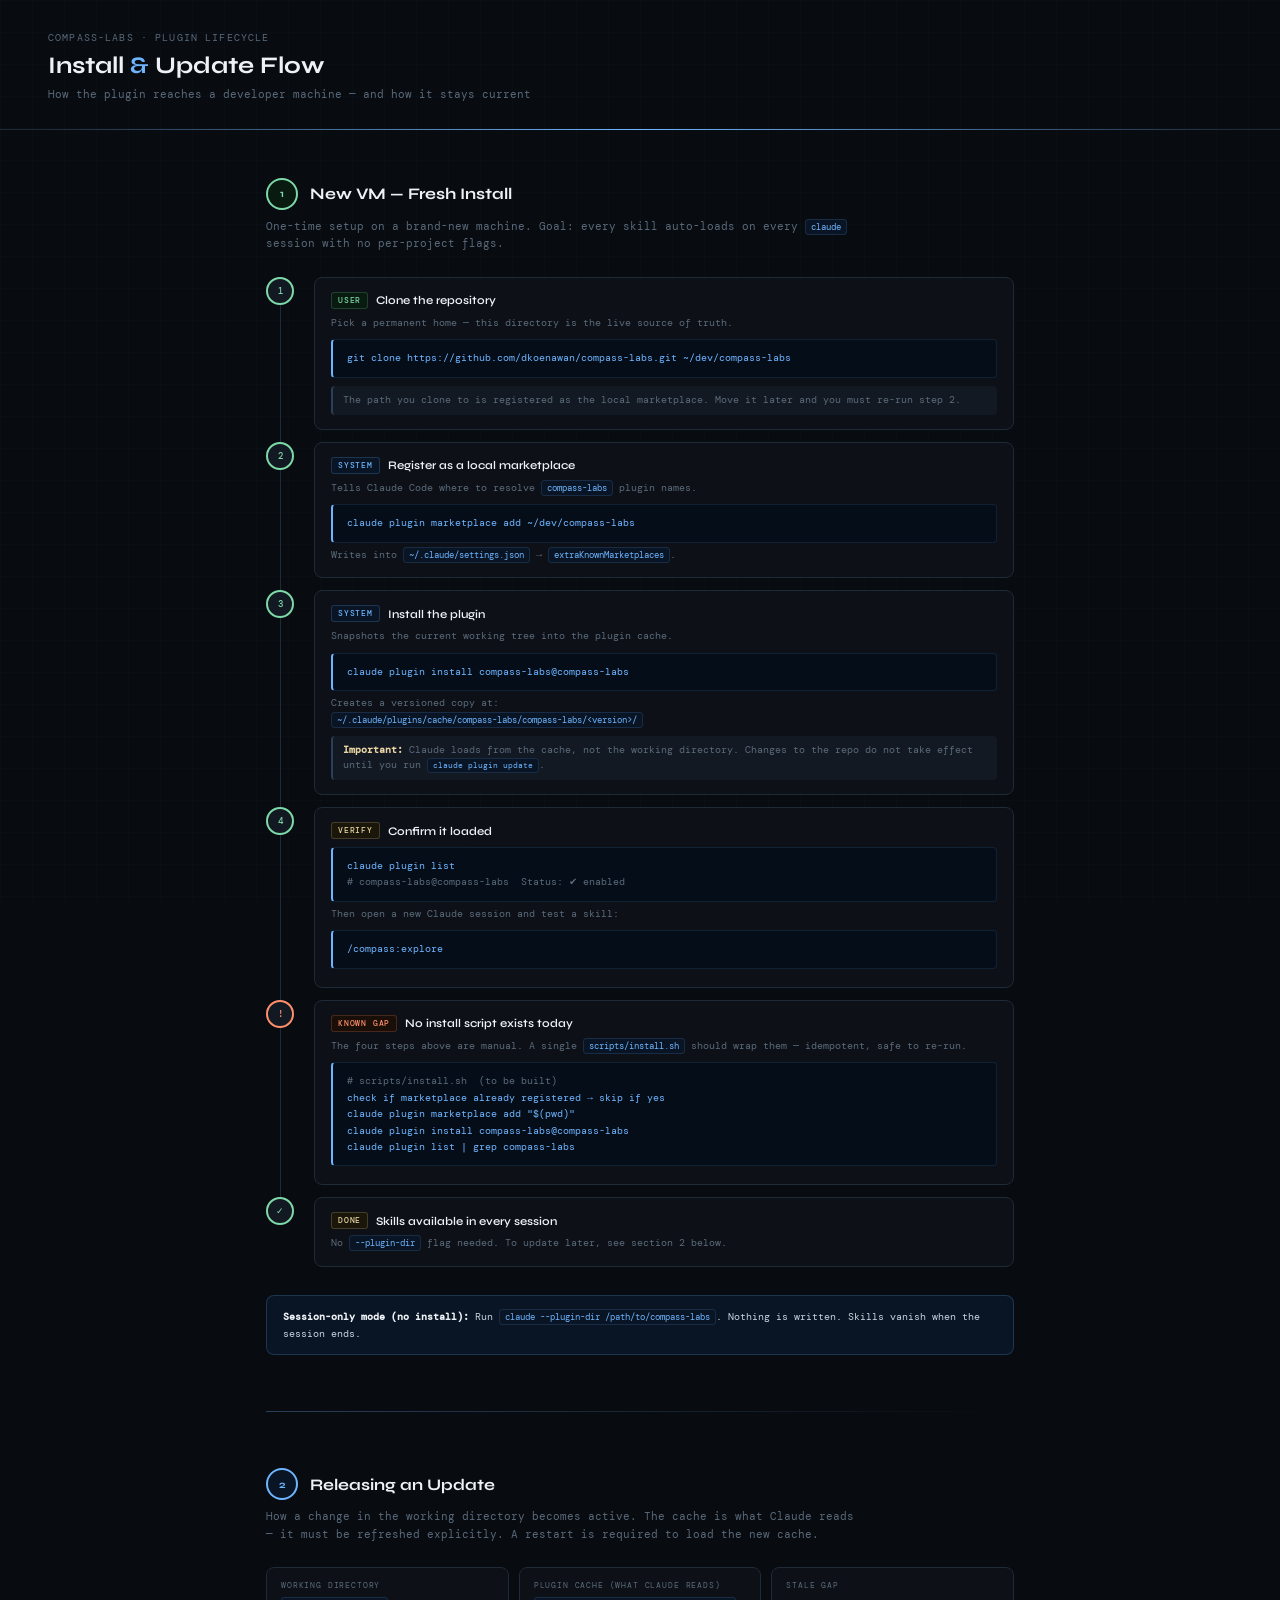
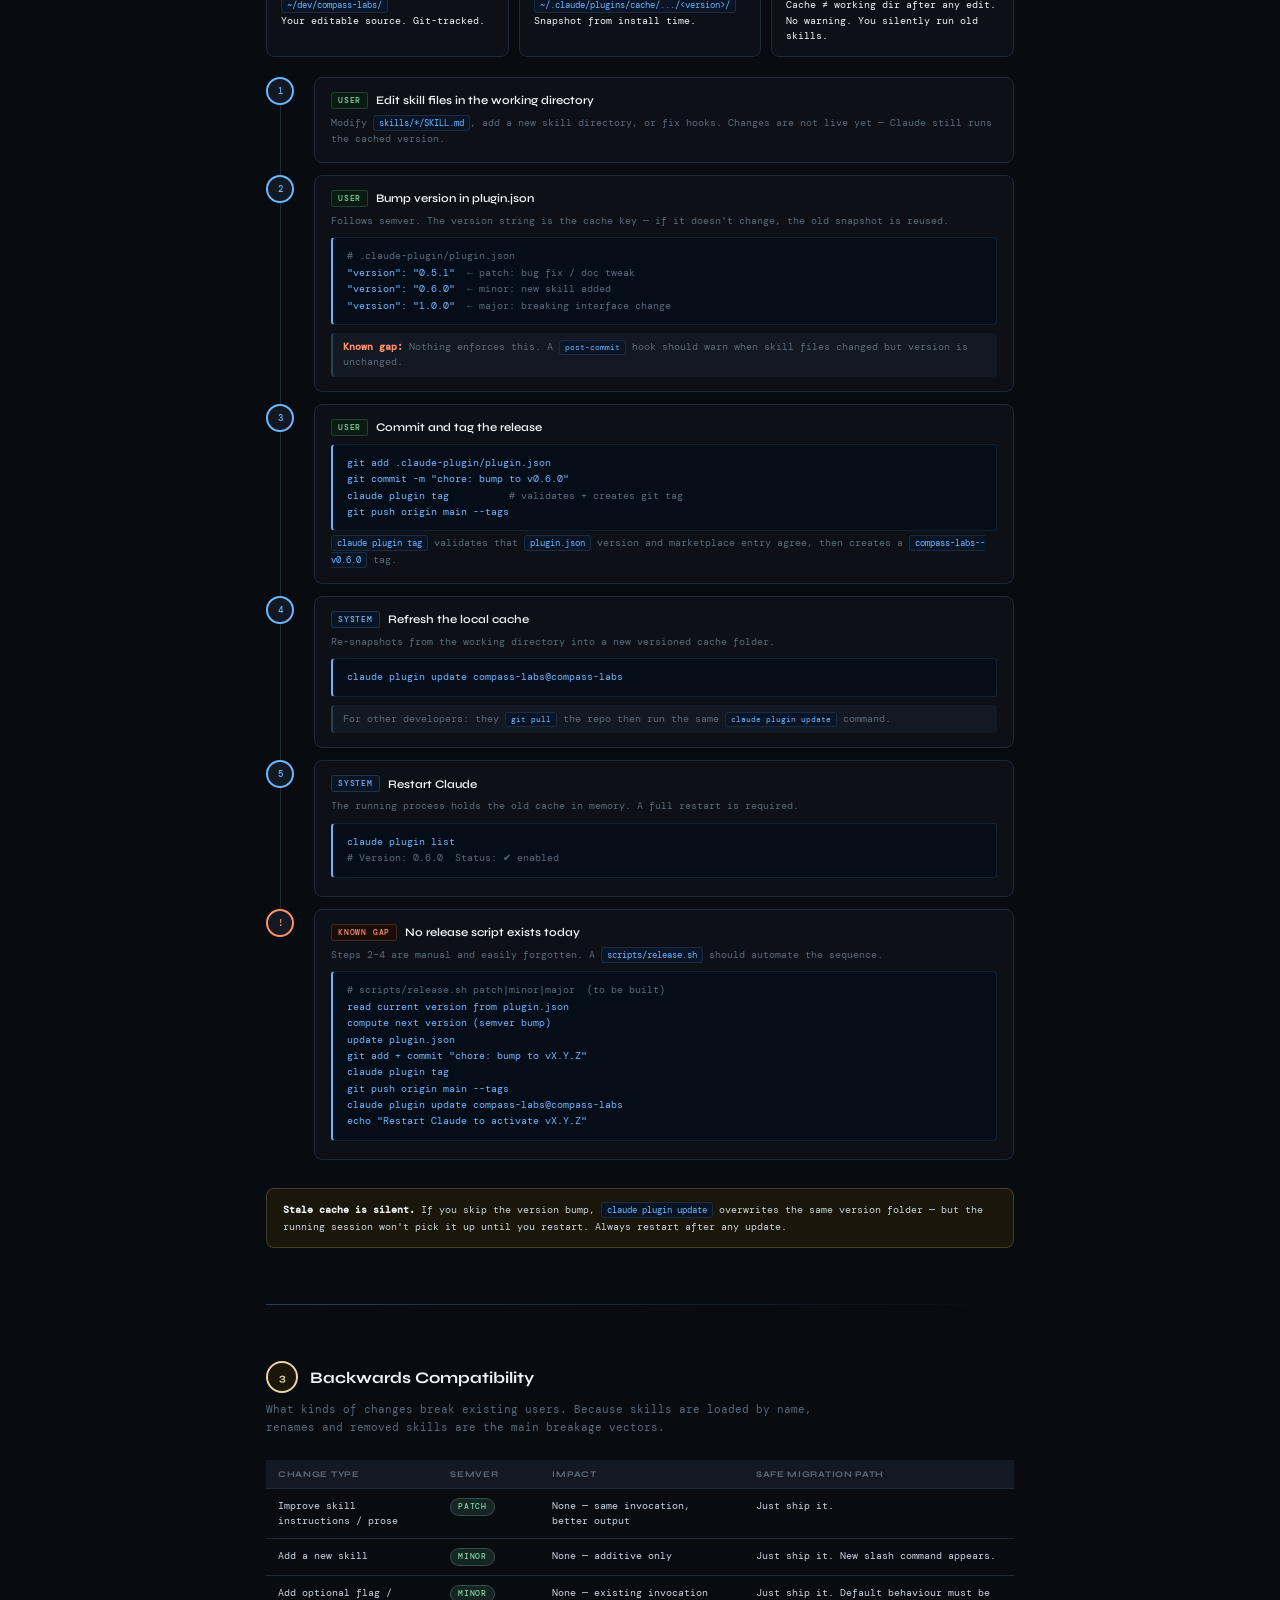
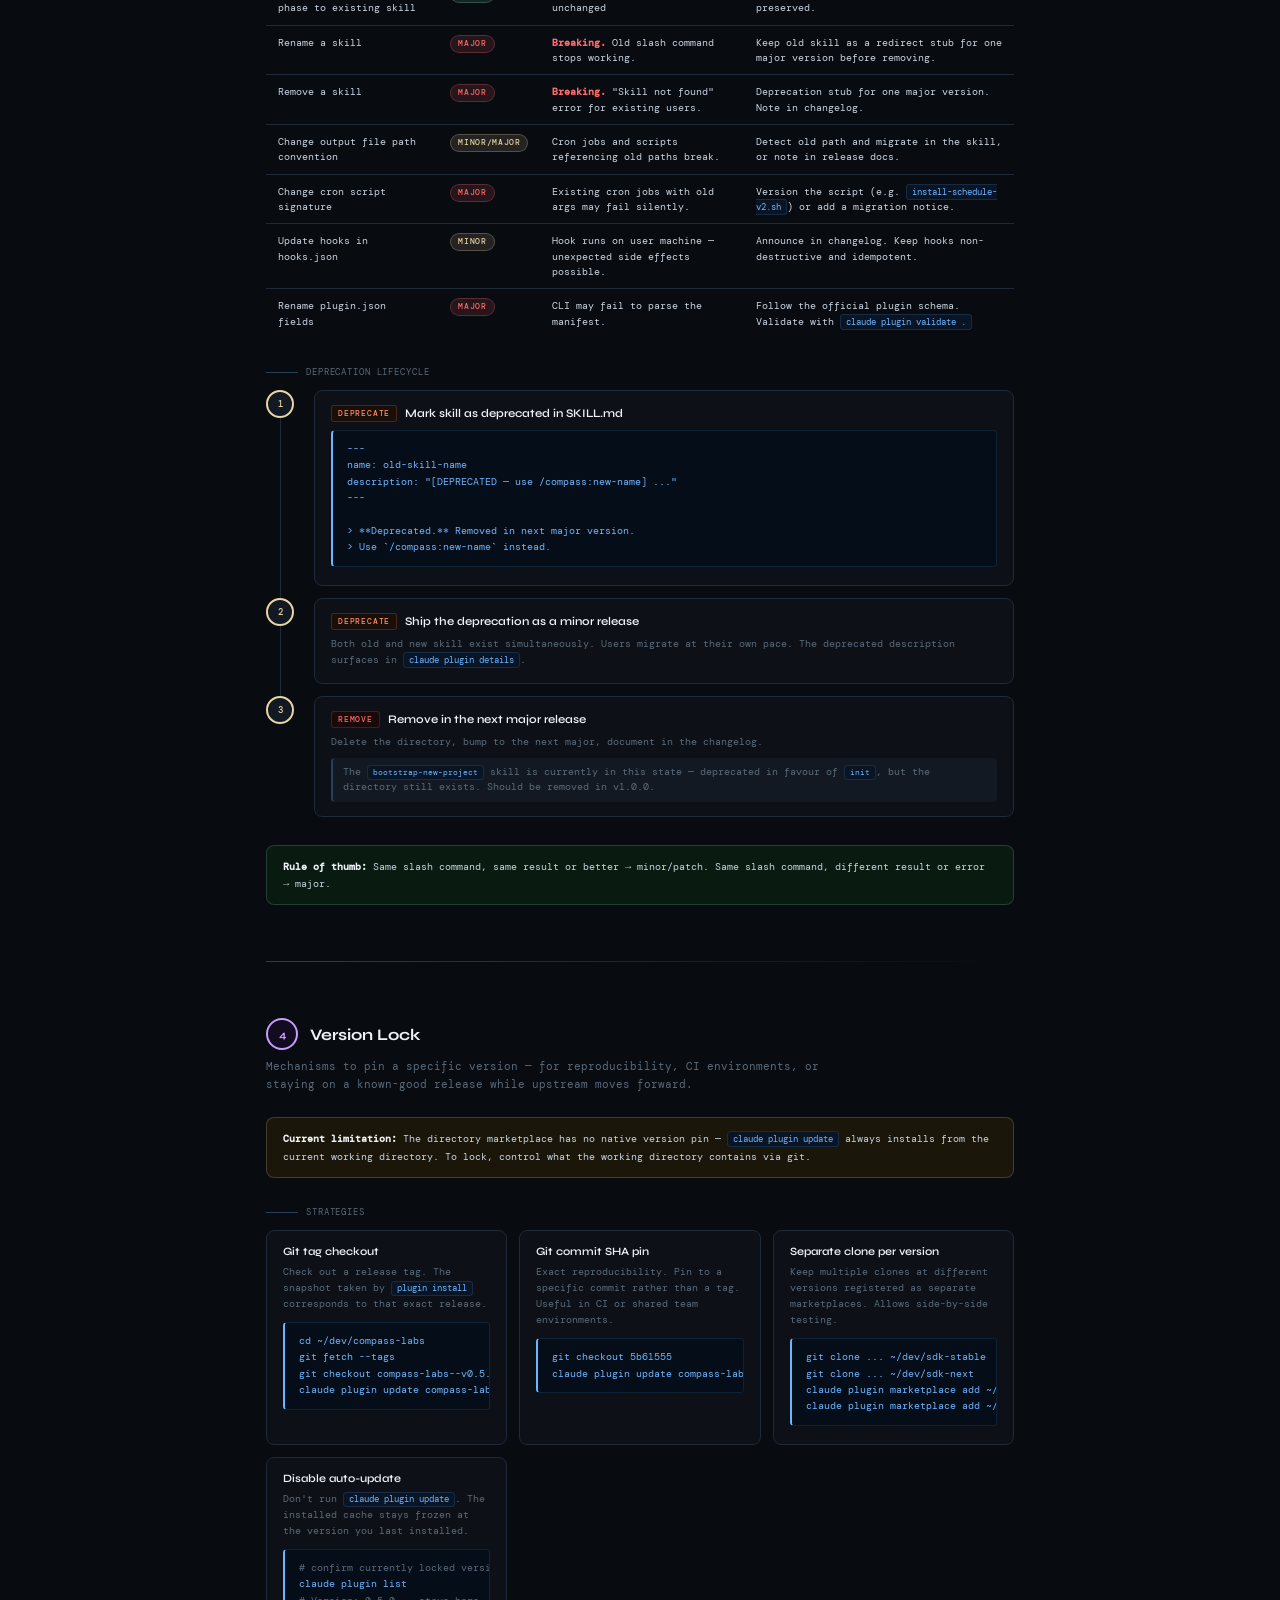
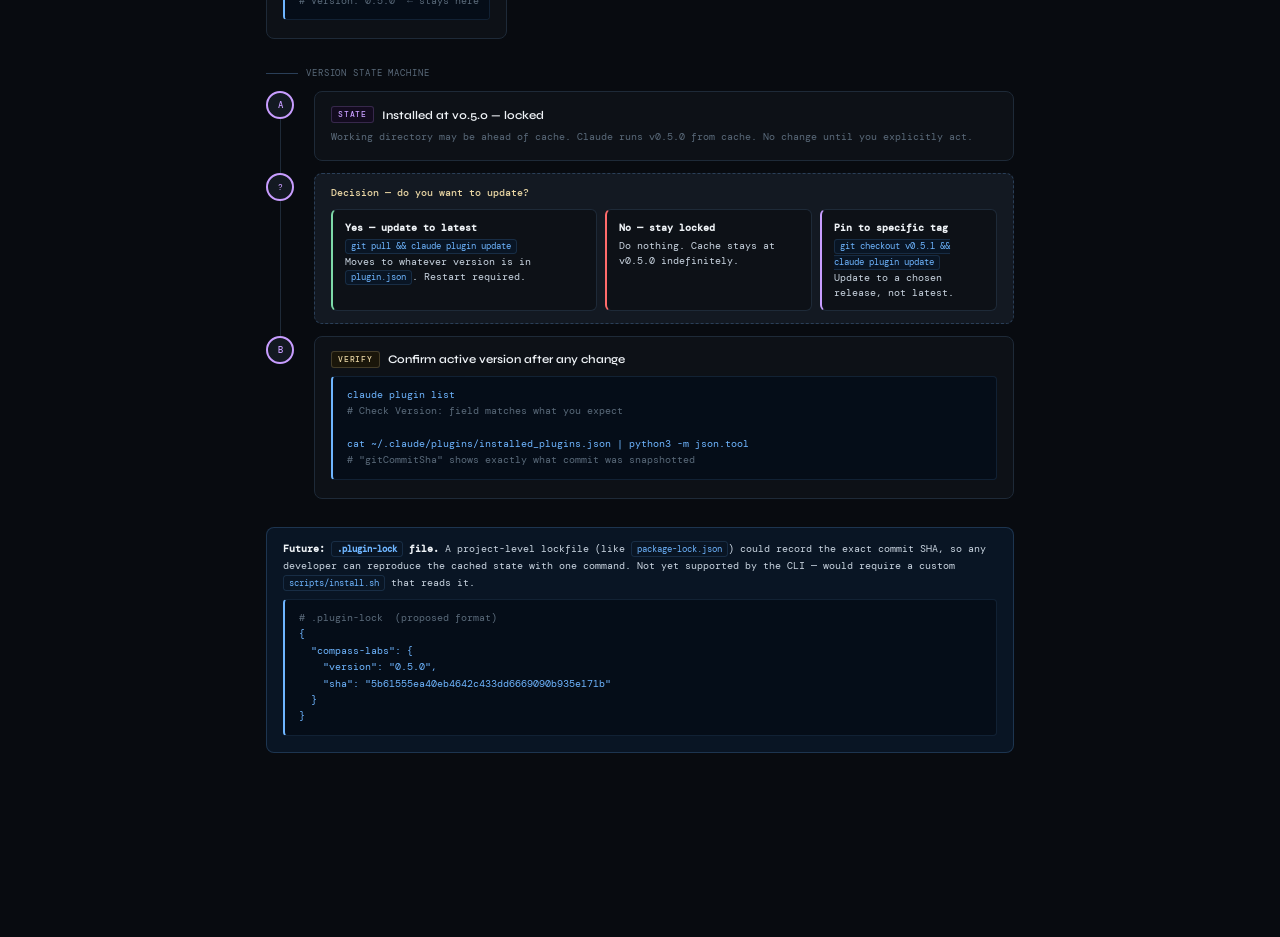
<file: docs/plugin-install-flow.html>
<!DOCTYPE html>
<html lang="en">
<head>
<meta charset="UTF-8">
<meta name="viewport" content="width=device-width, initial-scale=1.0">
<title>compass-labs — Install & Update Flow</title>
<style>
  @import url('https://fonts.googleapis.com/css2?family=DM+Mono:ital,wght@0,300;0,400;0,500;1,300&family=Syne:wght@400;500;600;700;800&display=swap');

  :root {
    --bg:        #080b10;
    --surface:   #0d1117;
    --surface2:  #131922;
    --border:    #1e2a38;
    --border-hi: #2a3f58;
    --accent:    #6eb5ff;
    --accent-bg: #091524;
    --green:     #7dd9a8;
    --green-bg:  #091a11;
    --amber:     #e8d5a3;
    --amber-bg:  #1a160a;
    --purple:    #c89dff;
    --purple-bg: #130b1f;
    --red:       #ff6b6b;
    --red-bg:    #1a0909;
    --orange:    #ff8f6b;
    --orange-bg: #1a0e08;
    --text:      #c9d4e0;
    --text-dim:  #5a6a7a;
    --text-hi:   #eef2f6;
    --font-display: 'Syne', sans-serif;
    --font-mono:    'DM Mono', monospace;
  }

  *, *::before, *::after { box-sizing: border-box; margin: 0; padding: 0; }
  html { font-size: 14px; -webkit-text-size-adjust: 100%; }
  body {
    background: var(--bg);
    color: var(--text);
    font-family: var(--font-mono);
    min-height: 100vh;
    overflow-x: hidden;
    padding-bottom: 80px;
  }

  body::before {
    content: '';
    position: fixed;
    inset: 0;
    background-image:
      linear-gradient(rgba(110,181,255,0.025) 1px, transparent 1px),
      linear-gradient(90deg, rgba(110,181,255,0.025) 1px, transparent 1px);
    background-size: 32px 32px;
    pointer-events: none;
    z-index: 0;
  }

  /* ── HEADER ── */
  header {
    position: relative;
    z-index: 1;
    border-bottom: 1px solid var(--border);
    padding: 24px 20px 20px;
  }
  header::after {
    content: '';
    position: absolute;
    bottom: -1px; left: 20px; right: 20px;
    height: 1px;
    background: linear-gradient(90deg, transparent, var(--accent), transparent);
  }
  .header-label {
    font-size: 0.68rem;
    color: var(--text-dim);
    letter-spacing: 0.12em;
    text-transform: uppercase;
    margin-bottom: 8px;
  }
  h1 {
    font-family: var(--font-display);
    font-size: clamp(1.2rem, 5vw, 1.7rem);
    font-weight: 700;
    color: var(--text-hi);
    line-height: 1.2;
  }
  h1 span { color: var(--accent); }
  .header-sub {
    margin-top: 6px;
    font-size: 0.78rem;
    color: var(--text-dim);
  }

  /* ── MAIN ── */
  main {
    position: relative;
    z-index: 1;
    max-width: 860px;
    margin: 0 auto;
    padding: 32px 16px;
  }

  /* ── SECTION ── */
  .section {
    margin-bottom: 56px;
  }
  .section-header {
    display: flex;
    align-items: center;
    gap: 12px;
    margin-bottom: 8px;
  }
  .section-badge {
    width: 32px; height: 32px;
    border-radius: 50%;
    display: flex; align-items: center; justify-content: center;
    font-family: var(--font-display);
    font-size: 0.75rem;
    font-weight: 700;
    flex-shrink: 0;
    border: 2px solid;
  }
  .badge-green  { border-color: var(--green);  color: var(--green);  background: var(--green-bg); }
  .badge-blue   { border-color: var(--accent); color: var(--accent); background: var(--accent-bg); }
  .badge-amber  { border-color: var(--amber);  color: var(--amber);  background: var(--amber-bg); }
  .badge-purple { border-color: var(--purple); color: var(--purple); background: var(--purple-bg); }

  .section-title {
    font-family: var(--font-display);
    font-size: clamp(0.95rem, 3.5vw, 1.15rem);
    font-weight: 700;
    color: var(--text-hi);
  }
  .section-desc {
    font-size: 0.76rem;
    color: var(--text-dim);
    line-height: 1.65;
    margin-bottom: 24px;
    max-width: 600px;
  }
  .section-divider {
    height: 1px;
    background: linear-gradient(90deg, var(--border-hi), transparent);
    margin-bottom: 56px;
  }

  /* ── FLOW ── */
  .flow { display: flex; flex-direction: column; }

  .step {
    display: grid;
    grid-template-columns: 28px 1fr;
    gap: 0 16px;
  }
  .step-spine {
    display: flex;
    flex-direction: column;
    align-items: center;
  }
  .step-dot {
    width: 28px; height: 28px;
    border-radius: 50%;
    border: 2px solid var(--border-hi);
    background: var(--surface2);
    display: flex; align-items: center; justify-content: center;
    font-size: 0.62rem;
    font-weight: 500;
    color: var(--text-dim);
    flex-shrink: 0;
    z-index: 1;
  }
  .step-line {
    width: 1px;
    flex: 1;
    min-height: 16px;
    background: var(--border);
  }
  .step:last-child .step-line { display: none; }

  .step-card {
    background: var(--surface);
    border: 1px solid var(--border);
    border-radius: 8px;
    padding: 14px 16px;
    margin-bottom: 12px;
  }
  .step-header {
    display: flex;
    align-items: center;
    gap: 8px;
    margin-bottom: 6px;
    flex-wrap: wrap;
  }
  .step-tag {
    font-size: 0.58rem;
    letter-spacing: 0.1em;
    text-transform: uppercase;
    padding: 2px 6px;
    border-radius: 3px;
    font-weight: 500;
    border: 1px solid;
    white-space: nowrap;
  }
  .tag-user   { color: var(--green);  background: var(--green-bg);  border-color: rgba(125,217,168,0.2); }
  .tag-system { color: var(--accent); background: var(--accent-bg); border-color: rgba(110,181,255,0.2); }
  .tag-verify { color: var(--amber);  background: var(--amber-bg);  border-color: rgba(232,213,163,0.2); }
  .tag-warn   { color: var(--orange); background: var(--orange-bg); border-color: rgba(255,143,107,0.2); }
  .tag-gate   { color: var(--purple); background: var(--purple-bg); border-color: rgba(200,157,255,0.2); }
  .tag-error  { color: var(--red);    background: var(--red-bg);    border-color: rgba(255,107,107,0.2); }

  .step-name {
    font-family: var(--font-display);
    font-size: 0.83rem;
    font-weight: 600;
    color: var(--text-hi);
  }
  .step-body {
    font-size: 0.74rem;
    color: var(--text-dim);
    line-height: 1.6;
  }
  .step-note {
    margin-top: 8px;
    font-size: 0.69rem;
    color: var(--text-dim);
    padding: 7px 10px;
    background: var(--surface2);
    border-radius: 4px;
    border-left: 2px solid var(--border-hi);
    line-height: 1.55;
  }

  /* dot accent colours */
  .dot-green  { border-color: var(--green);  color: var(--green); }
  .dot-blue   { border-color: var(--accent); color: var(--accent); }
  .dot-amber  { border-color: var(--amber);  color: var(--amber); }
  .dot-purple { border-color: var(--purple); color: var(--purple); }
  .dot-orange { border-color: var(--orange); color: var(--orange); }

  /* ── CODE ── */
  .cmd-block {
    display: block;
    font-family: var(--font-mono);
    font-size: clamp(0.6rem, 2.4vw, 0.71rem);
    color: var(--accent);
    background: #050d18;
    border: 1px solid rgba(110,181,255,0.12);
    border-left: 2px solid var(--accent);
    border-radius: 4px;
    padding: 10px 14px;
    margin: 8px 0 4px;
    white-space: pre;
    overflow-x: auto;
    -webkit-overflow-scrolling: touch;
    line-height: 1.65;
  }
  .cmd-block .c { color: var(--text-dim); }
  code {
    font-family: var(--font-mono);
    font-size: 0.85em;
    color: var(--accent);
    background: var(--accent-bg);
    border: 1px solid rgba(110,181,255,0.15);
    border-radius: 3px;
    padding: 1px 5px;
  }

  /* ── CALLOUT ── */
  .callout {
    border-radius: 8px;
    padding: 12px 16px;
    font-size: 0.74rem;
    line-height: 1.65;
    margin: 16px 0;
    border: 1px solid;
  }
  .callout strong { color: var(--text-hi); }
  .callout-info   { background: var(--accent-bg); border-color: rgba(110,181,255,0.2); }
  .callout-warn   { background: var(--amber-bg);  border-color: rgba(232,213,163,0.2); }
  .callout-ok     { background: var(--green-bg);  border-color: rgba(125,217,168,0.2); }

  /* ── STATE ROW ── */
  .state-row {
    display: flex;
    gap: 10px;
    margin: 0 0 20px;
    flex-wrap: wrap;
  }
  .state-box {
    flex: 1;
    min-width: 140px;
    background: var(--surface);
    border: 1px solid var(--border);
    border-radius: 8px;
    padding: 12px 14px;
  }
  .state-title {
    font-size: 0.6rem;
    letter-spacing: 0.1em;
    text-transform: uppercase;
    color: var(--text-dim);
    margin-bottom: 6px;
  }
  .state-val {
    font-size: 0.74rem;
    color: var(--text-hi);
    line-height: 1.5;
  }

  /* ── DECISION ── */
  .decision {
    display: grid;
    grid-template-columns: 28px 1fr;
    gap: 0 16px;
  }
  .decision-card {
    background: var(--surface2);
    border: 1px dashed var(--border-hi);
    border-radius: 8px;
    padding: 12px 16px;
    margin-bottom: 12px;
  }
  .decision-label {
    font-size: 0.73rem;
    color: var(--amber);
    font-weight: 500;
    margin-bottom: 10px;
  }
  .branches {
    display: flex;
    flex-direction: column;
    gap: 8px;
  }
  .branch {
    background: var(--surface);
    border: 1px solid var(--border);
    border-radius: 6px;
    padding: 10px 12px;
    font-size: 0.72rem;
    line-height: 1.5;
  }
  .branch-yes { border-left: 2px solid var(--green); }
  .branch-no  { border-left: 2px solid var(--red); }
  .branch-alt { border-left: 2px solid var(--purple); }
  .branch strong { color: var(--text-hi); display: block; margin-bottom: 3px; }

  /* ── SUB-LABEL ── */
  .sub-label {
    font-size: 0.63rem;
    letter-spacing: 0.1em;
    text-transform: uppercase;
    color: var(--text-dim);
    margin: 28px 0 12px;
    padding-left: 40px;
    position: relative;
  }
  .sub-label::before {
    content: '';
    position: absolute;
    left: 0; top: 50%;
    width: 32px; height: 1px;
    background: var(--border-hi);
  }

  /* ── COMPAT TABLE ── */
  .compat-wrap { overflow-x: auto; -webkit-overflow-scrolling: touch; margin: 0 0 20px; }
  .compat-table {
    width: 100%;
    min-width: 540px;
    border-collapse: collapse;
    font-size: 0.73rem;
  }
  .compat-table th {
    font-family: var(--font-display);
    font-size: 0.62rem;
    letter-spacing: 0.08em;
    text-transform: uppercase;
    color: var(--text-dim);
    text-align: left;
    padding: 9px 12px;
    border-bottom: 1px solid var(--border);
    background: var(--surface2);
    white-space: nowrap;
  }
  .compat-table td {
    padding: 9px 12px;
    border-bottom: 1px solid var(--border);
    color: var(--text);
    vertical-align: top;
    line-height: 1.5;
  }
  .compat-table tr:last-child td { border-bottom: none; }
  .pill {
    display: inline-block;
    font-size: 0.58rem;
    letter-spacing: 0.08em;
    text-transform: uppercase;
    padding: 2px 7px;
    border-radius: 20px;
    font-weight: 500;
    white-space: nowrap;
  }
  .pill-ok    { background: rgba(125,217,168,0.12); color: var(--green);  border: 1px solid rgba(125,217,168,0.25); }
  .pill-warn  { background: rgba(232,213,163,0.12); color: var(--amber);  border: 1px solid rgba(232,213,163,0.25); }
  .pill-break { background: rgba(255,107,107,0.12); color: var(--red);    border: 1px solid rgba(255,107,107,0.25); }

  /* ── VLOCK GRID ── */
  .vlock-grid {
    display: grid;
    grid-template-columns: repeat(auto-fill, minmax(220px, 1fr));
    gap: 12px;
    margin: 0 0 20px;
  }
  .vlock-card {
    background: var(--surface);
    border: 1px solid var(--border);
    border-radius: 8px;
    padding: 14px 16px;
  }
  .vlock-title {
    font-family: var(--font-display);
    font-size: 0.8rem;
    font-weight: 600;
    color: var(--text-hi);
    margin-bottom: 6px;
  }
  .vlock-body {
    font-size: 0.72rem;
    color: var(--text-dim);
    line-height: 1.6;
    margin-bottom: 10px;
  }

  /* ── DESKTOP ── */
  @media (min-width: 600px) {
    header { padding: 28px 32px 24px; }
    header::after { left: 32px; right: 32px; }
    main { padding: 40px 40px; }
    .step { gap: 0 20px; }
    .decision { gap: 0 20px; }
    .branches { flex-direction: row; }
  }
  @media (min-width: 768px) {
    header { padding: 32px 48px 28px; }
    header::after { left: 48px; right: 48px; }
    main { padding: 48px 56px; }
  }

  ::-webkit-scrollbar { width: 5px; height: 5px; }
  ::-webkit-scrollbar-track { background: var(--bg); }
  ::-webkit-scrollbar-thumb { background: var(--border-hi); border-radius: 3px; }
</style>
</head>
<body>

<header>
  <div class="header-label">compass-labs · plugin lifecycle</div>
  <h1>Install <span>&amp;</span> Update Flow</h1>
  <div class="header-sub">How the plugin reaches a developer machine — and how it stays current</div>
</header>

<main>

<!-- ══════════════════════════════ 1. NEW VM -->
<div class="section">
  <div class="section-header">
    <div class="section-badge badge-green">1</div>
    <div class="section-title">New VM — Fresh Install</div>
  </div>
  <div class="section-desc">One-time setup on a brand-new machine. Goal: every skill auto-loads on every <code>claude</code> session with no per-project flags.</div>

  <div class="flow">

    <div class="step">
      <div class="step-spine">
        <div class="step-dot dot-green">1</div>
        <div class="step-line"></div>
      </div>
      <div class="step-card">
        <div class="step-header">
          <span class="step-tag tag-user">user</span>
          <span class="step-name">Clone the repository</span>
        </div>
        <div class="step-body">
          Pick a permanent home — this directory is the live source of truth.
          <span class="cmd-block">git clone https://github.com/dkoenawan/compass-labs.git ~/dev/compass-labs</span>
        </div>
        <div class="step-note">The path you clone to is registered as the local marketplace. Move it later and you must re-run step 2.</div>
      </div>
    </div>

    <div class="step">
      <div class="step-spine">
        <div class="step-dot dot-green">2</div>
        <div class="step-line"></div>
      </div>
      <div class="step-card">
        <div class="step-header">
          <span class="step-tag tag-system">system</span>
          <span class="step-name">Register as a local marketplace</span>
        </div>
        <div class="step-body">
          Tells Claude Code where to resolve <code>compass-labs</code> plugin names.
          <span class="cmd-block">claude plugin marketplace add ~/dev/compass-labs</span>
          Writes into <code>~/.claude/settings.json</code> → <code>extraKnownMarketplaces</code>.
        </div>
      </div>
    </div>

    <div class="step">
      <div class="step-spine">
        <div class="step-dot dot-green">3</div>
        <div class="step-line"></div>
      </div>
      <div class="step-card">
        <div class="step-header">
          <span class="step-tag tag-system">system</span>
          <span class="step-name">Install the plugin</span>
        </div>
        <div class="step-body">
          Snapshots the current working tree into the plugin cache.
          <span class="cmd-block">claude plugin install compass-labs@compass-labs</span>
          Creates a versioned copy at:
          <br><code>~/.claude/plugins/cache/compass-labs/compass-labs/&lt;version&gt;/</code>
        </div>
        <div class="step-note"><strong style="color:var(--amber)">Important:</strong> Claude loads from the cache, not the working directory. Changes to the repo do not take effect until you run <code>claude plugin update</code>.</div>
      </div>
    </div>

    <div class="step">
      <div class="step-spine">
        <div class="step-dot dot-green">4</div>
        <div class="step-line"></div>
      </div>
      <div class="step-card">
        <div class="step-header">
          <span class="step-tag tag-verify">verify</span>
          <span class="step-name">Confirm it loaded</span>
        </div>
        <div class="step-body">
          <span class="cmd-block">claude plugin list
<span class="c"># compass-labs@compass-labs  Status: ✔ enabled</span></span>
          Then open a new Claude session and test a skill:
          <span class="cmd-block">/compass:explore</span>
        </div>
      </div>
    </div>

    <div class="step">
      <div class="step-spine">
        <div class="step-dot dot-orange">!</div>
        <div class="step-line"></div>
      </div>
      <div class="step-card">
        <div class="step-header">
          <span class="step-tag tag-warn">known gap</span>
          <span class="step-name">No install script exists today</span>
        </div>
        <div class="step-body">
          The four steps above are manual. A single <code>scripts/install.sh</code> should wrap them — idempotent, safe to re-run.
          <span class="cmd-block"><span class="c"># scripts/install.sh  (to be built)</span>
check if marketplace already registered → skip if yes
claude plugin marketplace add "$(pwd)"
claude plugin install compass-labs@compass-labs
claude plugin list | grep compass-labs</span>
        </div>
      </div>
    </div>

    <div class="step">
      <div class="step-spine">
        <div class="step-dot dot-green">✓</div>
        <div class="step-line"></div>
      </div>
      <div class="step-card">
        <div class="step-header">
          <span class="step-tag tag-verify">done</span>
          <span class="step-name">Skills available in every session</span>
        </div>
        <div class="step-body">
          No <code>--plugin-dir</code> flag needed. To update later, see section 2 below.
        </div>
      </div>
    </div>

  </div>

  <div class="callout callout-info">
    <strong>Session-only mode (no install):</strong> Run <code>claude --plugin-dir /path/to/compass-labs</code>. Nothing is written. Skills vanish when the session ends.
  </div>
</div>

<div class="section-divider"></div>

<!-- ══════════════════════════════ 2. RELEASING AN UPDATE -->
<div class="section">
  <div class="section-header">
    <div class="section-badge badge-blue">2</div>
    <div class="section-title">Releasing an Update</div>
  </div>
  <div class="section-desc">How a change in the working directory becomes active. The cache is what Claude reads — it must be refreshed explicitly. A restart is required to load the new cache.</div>

  <div class="state-row">
    <div class="state-box">
      <div class="state-title">Working directory</div>
      <div class="state-val"><code>~/dev/compass-labs/</code><br>Your editable source. Git-tracked.</div>
    </div>
    <div class="state-box">
      <div class="state-title">Plugin cache (what Claude reads)</div>
      <div class="state-val"><code>~/.claude/plugins/cache/.../&lt;version&gt;/</code><br>Snapshot from install time.</div>
    </div>
    <div class="state-box">
      <div class="state-title">Stale gap</div>
      <div class="state-val">Cache ≠ working dir after any edit. No warning. You silently run old skills.</div>
    </div>
  </div>

  <div class="flow">

    <div class="step">
      <div class="step-spine">
        <div class="step-dot dot-blue">1</div>
        <div class="step-line"></div>
      </div>
      <div class="step-card">
        <div class="step-header">
          <span class="step-tag tag-user">user</span>
          <span class="step-name">Edit skill files in the working directory</span>
        </div>
        <div class="step-body">
          Modify <code>skills/*/SKILL.md</code>, add a new skill directory, or fix hooks. Changes are not live yet — Claude still runs the cached version.
        </div>
      </div>
    </div>

    <div class="step">
      <div class="step-spine">
        <div class="step-dot dot-blue">2</div>
        <div class="step-line"></div>
      </div>
      <div class="step-card">
        <div class="step-header">
          <span class="step-tag tag-user">user</span>
          <span class="step-name">Bump version in plugin.json</span>
        </div>
        <div class="step-body">
          Follows semver. The version string is the cache key — if it doesn't change, the old snapshot is reused.
          <span class="cmd-block"><span class="c"># .claude-plugin/plugin.json</span>
"version": "0.5.1"  <span class="c">← patch: bug fix / doc tweak</span>
"version": "0.6.0"  <span class="c">← minor: new skill added</span>
"version": "1.0.0"  <span class="c">← major: breaking interface change</span></span>
        </div>
        <div class="step-note"><strong style="color:var(--orange)">Known gap:</strong> Nothing enforces this. A <code>post-commit</code> hook should warn when skill files changed but version is unchanged.</div>
      </div>
    </div>

    <div class="step">
      <div class="step-spine">
        <div class="step-dot dot-blue">3</div>
        <div class="step-line"></div>
      </div>
      <div class="step-card">
        <div class="step-header">
          <span class="step-tag tag-user">user</span>
          <span class="step-name">Commit and tag the release</span>
        </div>
        <div class="step-body">
          <span class="cmd-block">git add .claude-plugin/plugin.json
git commit -m "chore: bump to v0.6.0"
claude plugin tag          <span class="c"># validates + creates git tag</span>
git push origin main --tags</span>
          <code>claude plugin tag</code> validates that <code>plugin.json</code> version and marketplace entry agree, then creates a <code>compass-labs--v0.6.0</code> tag.
        </div>
      </div>
    </div>

    <div class="step">
      <div class="step-spine">
        <div class="step-dot dot-blue">4</div>
        <div class="step-line"></div>
      </div>
      <div class="step-card">
        <div class="step-header">
          <span class="step-tag tag-system">system</span>
          <span class="step-name">Refresh the local cache</span>
        </div>
        <div class="step-body">
          Re-snapshots from the working directory into a new versioned cache folder.
          <span class="cmd-block">claude plugin update compass-labs@compass-labs</span>
        </div>
        <div class="step-note">For other developers: they <code>git pull</code> the repo then run the same <code>claude plugin update</code> command.</div>
      </div>
    </div>

    <div class="step">
      <div class="step-spine">
        <div class="step-dot dot-blue">5</div>
        <div class="step-line"></div>
      </div>
      <div class="step-card">
        <div class="step-header">
          <span class="step-tag tag-system">system</span>
          <span class="step-name">Restart Claude</span>
        </div>
        <div class="step-body">
          The running process holds the old cache in memory. A full restart is required.
          <span class="cmd-block">claude plugin list
<span class="c"># Version: 0.6.0  Status: ✔ enabled</span></span>
        </div>
      </div>
    </div>

    <div class="step">
      <div class="step-spine">
        <div class="step-dot dot-orange">!</div>
        <div class="step-line"></div>
      </div>
      <div class="step-card">
        <div class="step-header">
          <span class="step-tag tag-warn">known gap</span>
          <span class="step-name">No release script exists today</span>
        </div>
        <div class="step-body">
          Steps 2–4 are manual and easily forgotten. A <code>scripts/release.sh</code> should automate the sequence.
          <span class="cmd-block"><span class="c"># scripts/release.sh patch|minor|major  (to be built)</span>
read current version from plugin.json
compute next version (semver bump)
update plugin.json
git add + commit "chore: bump to vX.Y.Z"
claude plugin tag
git push origin main --tags
claude plugin update compass-labs@compass-labs
echo "Restart Claude to activate vX.Y.Z"</span>
        </div>
      </div>
    </div>

  </div>

  <div class="callout callout-warn">
    <strong>Stale cache is silent.</strong> If you skip the version bump, <code>claude plugin update</code> overwrites the same version folder — but the running session won't pick it up until you restart. Always restart after any update.
  </div>
</div>

<div class="section-divider"></div>

<!-- ══════════════════════════════ 3. BACKWARDS COMPAT -->
<div class="section">
  <div class="section-header">
    <div class="section-badge badge-amber">3</div>
    <div class="section-title">Backwards Compatibility</div>
  </div>
  <div class="section-desc">What kinds of changes break existing users. Because skills are loaded by name, renames and removed skills are the main breakage vectors.</div>

  <div class="compat-wrap">
    <table class="compat-table">
      <thead>
        <tr>
          <th>Change type</th>
          <th>Semver</th>
          <th>Impact</th>
          <th>Safe migration path</th>
        </tr>
      </thead>
      <tbody>
        <tr>
          <td>Improve skill instructions / prose</td>
          <td><span class="pill pill-ok">patch</span></td>
          <td>None — same invocation, better output</td>
          <td>Just ship it.</td>
        </tr>
        <tr>
          <td>Add a new skill</td>
          <td><span class="pill pill-ok">minor</span></td>
          <td>None — additive only</td>
          <td>Just ship it. New slash command appears.</td>
        </tr>
        <tr>
          <td>Add optional flag / phase to existing skill</td>
          <td><span class="pill pill-ok">minor</span></td>
          <td>None — existing invocation unchanged</td>
          <td>Just ship it. Default behaviour must be preserved.</td>
        </tr>
        <tr>
          <td>Rename a skill</td>
          <td><span class="pill pill-break">major</span></td>
          <td><strong style="color:var(--red)">Breaking.</strong> Old slash command stops working.</td>
          <td>Keep old skill as a redirect stub for one major version before removing.</td>
        </tr>
        <tr>
          <td>Remove a skill</td>
          <td><span class="pill pill-break">major</span></td>
          <td><strong style="color:var(--red)">Breaking.</strong> "Skill not found" error for existing users.</td>
          <td>Deprecation stub for one major version. Note in changelog.</td>
        </tr>
        <tr>
          <td>Change output file path convention</td>
          <td><span class="pill pill-warn">minor/major</span></td>
          <td>Cron jobs and scripts referencing old paths break.</td>
          <td>Detect old path and migrate in the skill, or note in release docs.</td>
        </tr>
        <tr>
          <td>Change cron script signature</td>
          <td><span class="pill pill-break">major</span></td>
          <td>Existing cron jobs with old args may fail silently.</td>
          <td>Version the script (e.g. <code>install-schedule-v2.sh</code>) or add a migration notice.</td>
        </tr>
        <tr>
          <td>Update hooks in hooks.json</td>
          <td><span class="pill pill-warn">minor</span></td>
          <td>Hook runs on user machine — unexpected side effects possible.</td>
          <td>Announce in changelog. Keep hooks non-destructive and idempotent.</td>
        </tr>
        <tr>
          <td>Rename plugin.json fields</td>
          <td><span class="pill pill-break">major</span></td>
          <td>CLI may fail to parse the manifest.</td>
          <td>Follow the official plugin schema. Validate with <code>claude plugin validate .</code></td>
        </tr>
      </tbody>
    </table>
  </div>

  <div class="sub-label">Deprecation lifecycle</div>

  <div class="flow">

    <div class="step">
      <div class="step-spine">
        <div class="step-dot dot-amber">1</div>
        <div class="step-line"></div>
      </div>
      <div class="step-card">
        <div class="step-header">
          <span class="step-tag tag-warn">deprecate</span>
          <span class="step-name">Mark skill as deprecated in SKILL.md</span>
        </div>
        <div class="step-body">
          <span class="cmd-block">---
name: old-skill-name
description: "[DEPRECATED — use /compass:new-name] ..."
---

> **Deprecated.** Removed in next major version.
> Use `/compass:new-name` instead.</span>
        </div>
      </div>
    </div>

    <div class="step">
      <div class="step-spine">
        <div class="step-dot dot-amber">2</div>
        <div class="step-line"></div>
      </div>
      <div class="step-card">
        <div class="step-header">
          <span class="step-tag tag-warn">deprecate</span>
          <span class="step-name">Ship the deprecation as a minor release</span>
        </div>
        <div class="step-body">
          Both old and new skill exist simultaneously. Users migrate at their own pace. The deprecated description surfaces in <code>claude plugin details</code>.
        </div>
      </div>
    </div>

    <div class="step">
      <div class="step-spine">
        <div class="step-dot dot-amber">3</div>
        <div class="step-line"></div>
      </div>
      <div class="step-card">
        <div class="step-header">
          <span class="step-tag tag-error">remove</span>
          <span class="step-name">Remove in the next major release</span>
        </div>
        <div class="step-body">
          Delete the directory, bump to the next major, document in the changelog.
        </div>
        <div class="step-note">The <code>bootstrap-new-project</code> skill is currently in this state — deprecated in favour of <code>init</code>, but the directory still exists. Should be removed in v1.0.0.</div>
      </div>
    </div>

  </div>

  <div class="callout callout-ok">
    <strong>Rule of thumb:</strong> Same slash command, same result or better → minor/patch. Same slash command, different result or error → major.
  </div>
</div>

<div class="section-divider"></div>

<!-- ══════════════════════════════ 4. VERSION LOCK -->
<div class="section">
  <div class="section-header">
    <div class="section-badge badge-purple">4</div>
    <div class="section-title">Version Lock</div>
  </div>
  <div class="section-desc">Mechanisms to pin a specific version — for reproducibility, CI environments, or staying on a known-good release while upstream moves forward.</div>

  <div class="callout callout-warn">
    <strong>Current limitation:</strong> The directory marketplace has no native version pin — <code>claude plugin update</code> always installs from the current working directory. To lock, control what the working directory contains via git.
  </div>

  <div class="sub-label">Strategies</div>

  <div class="vlock-grid">
    <div class="vlock-card">
      <div class="vlock-title">Git tag checkout</div>
      <div class="vlock-body">Check out a release tag. The snapshot taken by <code>plugin install</code> corresponds to that exact release.</div>
      <span class="cmd-block">cd ~/dev/compass-labs
git fetch --tags
git checkout compass-labs--v0.5.0
claude plugin update compass-labs@compass-labs</span>
    </div>
    <div class="vlock-card">
      <div class="vlock-title">Git commit SHA pin</div>
      <div class="vlock-body">Exact reproducibility. Pin to a specific commit rather than a tag. Useful in CI or shared team environments.</div>
      <span class="cmd-block">git checkout 5b61555
claude plugin update compass-labs@compass-labs</span>
    </div>
    <div class="vlock-card">
      <div class="vlock-title">Separate clone per version</div>
      <div class="vlock-body">Keep multiple clones at different versions registered as separate marketplaces. Allows side-by-side testing.</div>
      <span class="cmd-block">git clone ... ~/dev/sdk-stable  <span class="c"># v0.5.0</span>
git clone ... ~/dev/sdk-next    <span class="c"># main</span>
claude plugin marketplace add ~/dev/sdk-stable
claude plugin marketplace add ~/dev/sdk-next</span>
    </div>
    <div class="vlock-card">
      <div class="vlock-title">Disable auto-update</div>
      <div class="vlock-body">Don't run <code>claude plugin update</code>. The installed cache stays frozen at the version you last installed.</div>
      <span class="cmd-block"><span class="c"># confirm currently locked version</span>
claude plugin list
<span class="c"># Version: 0.5.0  ← stays here</span></span>
    </div>
  </div>

  <div class="sub-label">Version state machine</div>

  <div class="flow">

    <div class="step">
      <div class="step-spine">
        <div class="step-dot dot-purple">A</div>
        <div class="step-line"></div>
      </div>
      <div class="step-card">
        <div class="step-header">
          <span class="step-tag tag-gate">state</span>
          <span class="step-name">Installed at v0.5.0 — locked</span>
        </div>
        <div class="step-body">
          Working directory may be ahead of cache. Claude runs v0.5.0 from cache. No change until you explicitly act.
        </div>
      </div>
    </div>

    <div class="decision">
      <div class="step-spine">
        <div class="step-dot dot-purple" style="font-size:0.55rem">?</div>
        <div class="step-line"></div>
      </div>
      <div class="decision-card">
        <div class="decision-label">Decision — do you want to update?</div>
        <div class="branches">
          <div class="branch branch-yes">
            <strong>Yes — update to latest</strong>
            <code>git pull && claude plugin update</code><br>
            Moves to whatever version is in <code>plugin.json</code>. Restart required.
          </div>
          <div class="branch branch-no">
            <strong>No — stay locked</strong>
            Do nothing. Cache stays at v0.5.0 indefinitely.
          </div>
          <div class="branch branch-alt">
            <strong>Pin to specific tag</strong>
            <code>git checkout v0.5.1 && claude plugin update</code><br>
            Update to a chosen release, not latest.
          </div>
        </div>
      </div>
    </div>

    <div class="step">
      <div class="step-spine">
        <div class="step-dot dot-purple">B</div>
        <div class="step-line"></div>
      </div>
      <div class="step-card">
        <div class="step-header">
          <span class="step-tag tag-verify">verify</span>
          <span class="step-name">Confirm active version after any change</span>
        </div>
        <div class="step-body">
          <span class="cmd-block">claude plugin list
<span class="c"># Check Version: field matches what you expect</span>

cat ~/.claude/plugins/installed_plugins.json | python3 -m json.tool
<span class="c"># "gitCommitSha" shows exactly what commit was snapshotted</span></span>
        </div>
      </div>
    </div>

  </div>

  <div class="callout callout-info">
    <strong>Future: <code>.plugin-lock</code> file.</strong> A project-level lockfile (like <code>package-lock.json</code>) could record the exact commit SHA, so any developer can reproduce the cached state with one command. Not yet supported by the CLI — would require a custom <code>scripts/install.sh</code> that reads it.
    <span class="cmd-block"><span class="c"># .plugin-lock  (proposed format)</span>
{
  "compass-labs": {
    "version": "0.5.0",
    "sha": "5b61555ea40eb4642c433dd6669090b935e171b"
  }
}</span>
  </div>
</div>

</main>
</body>
</html>
</file>
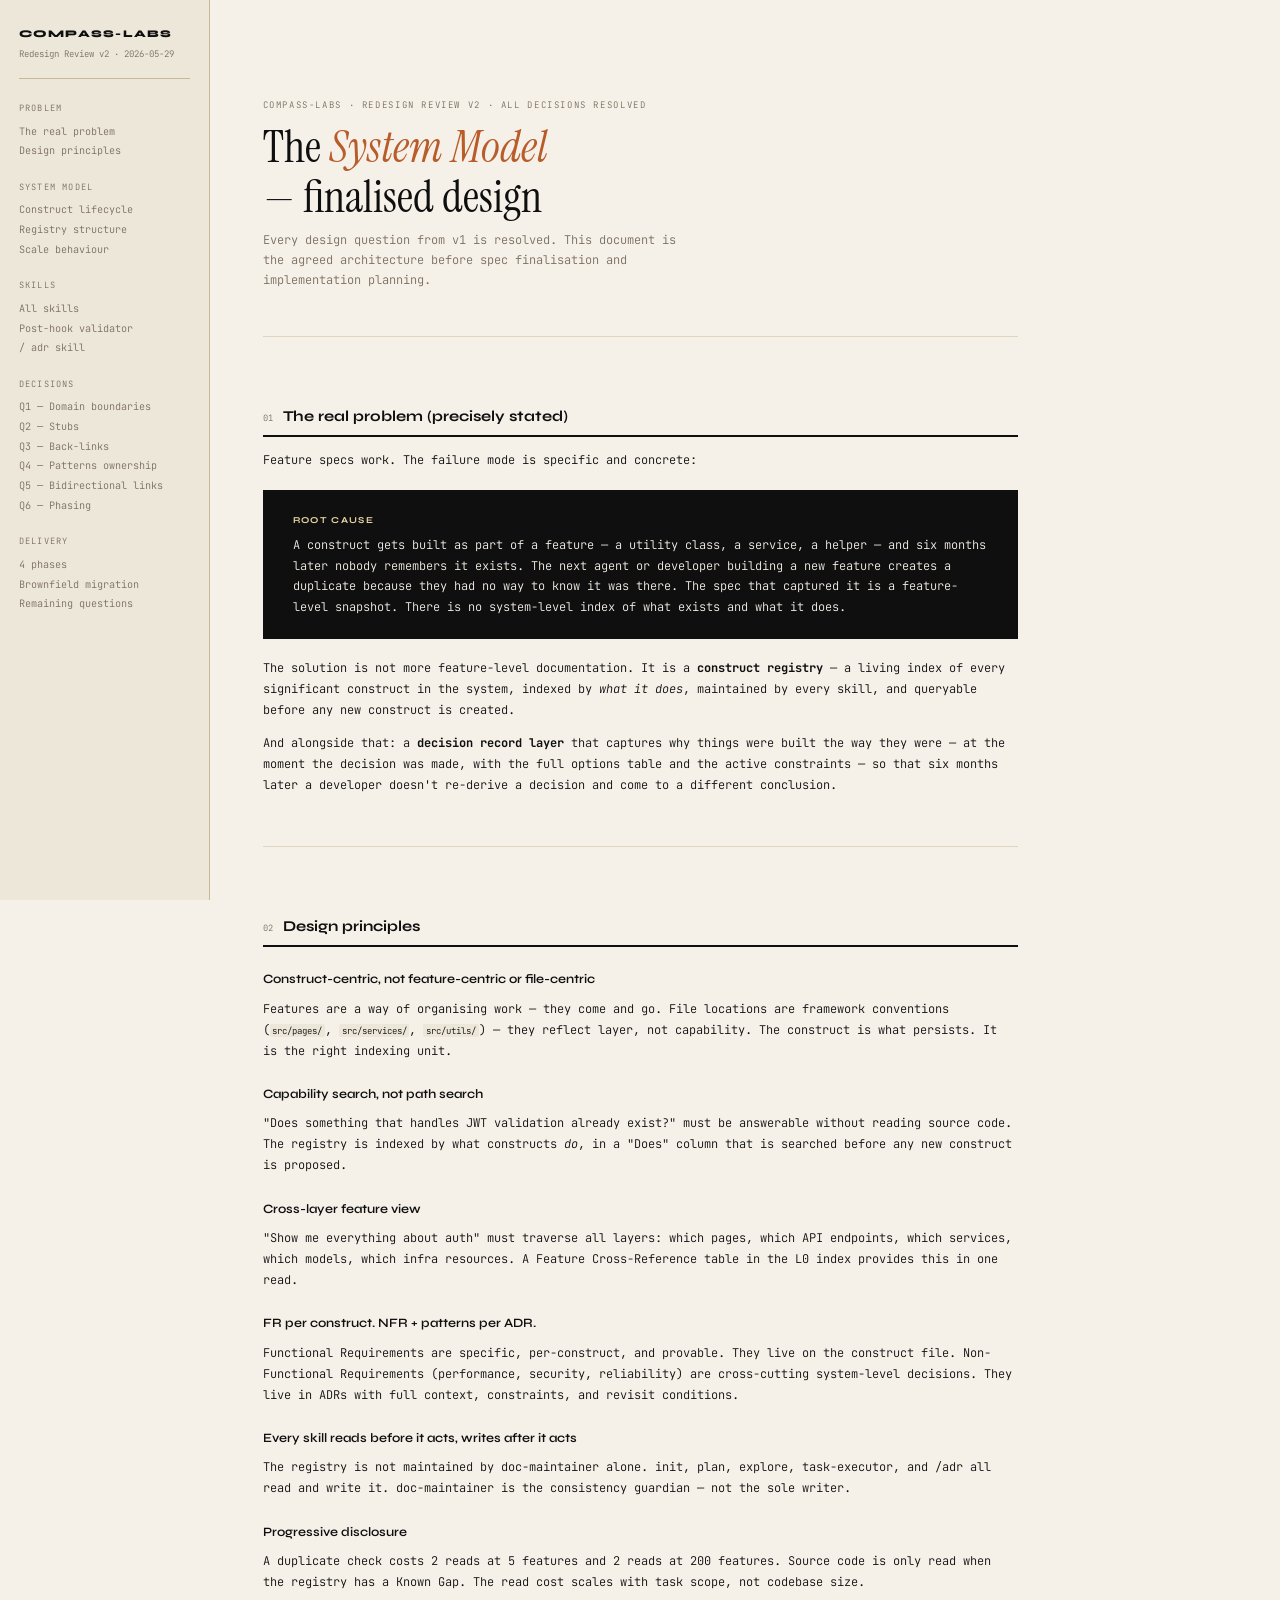
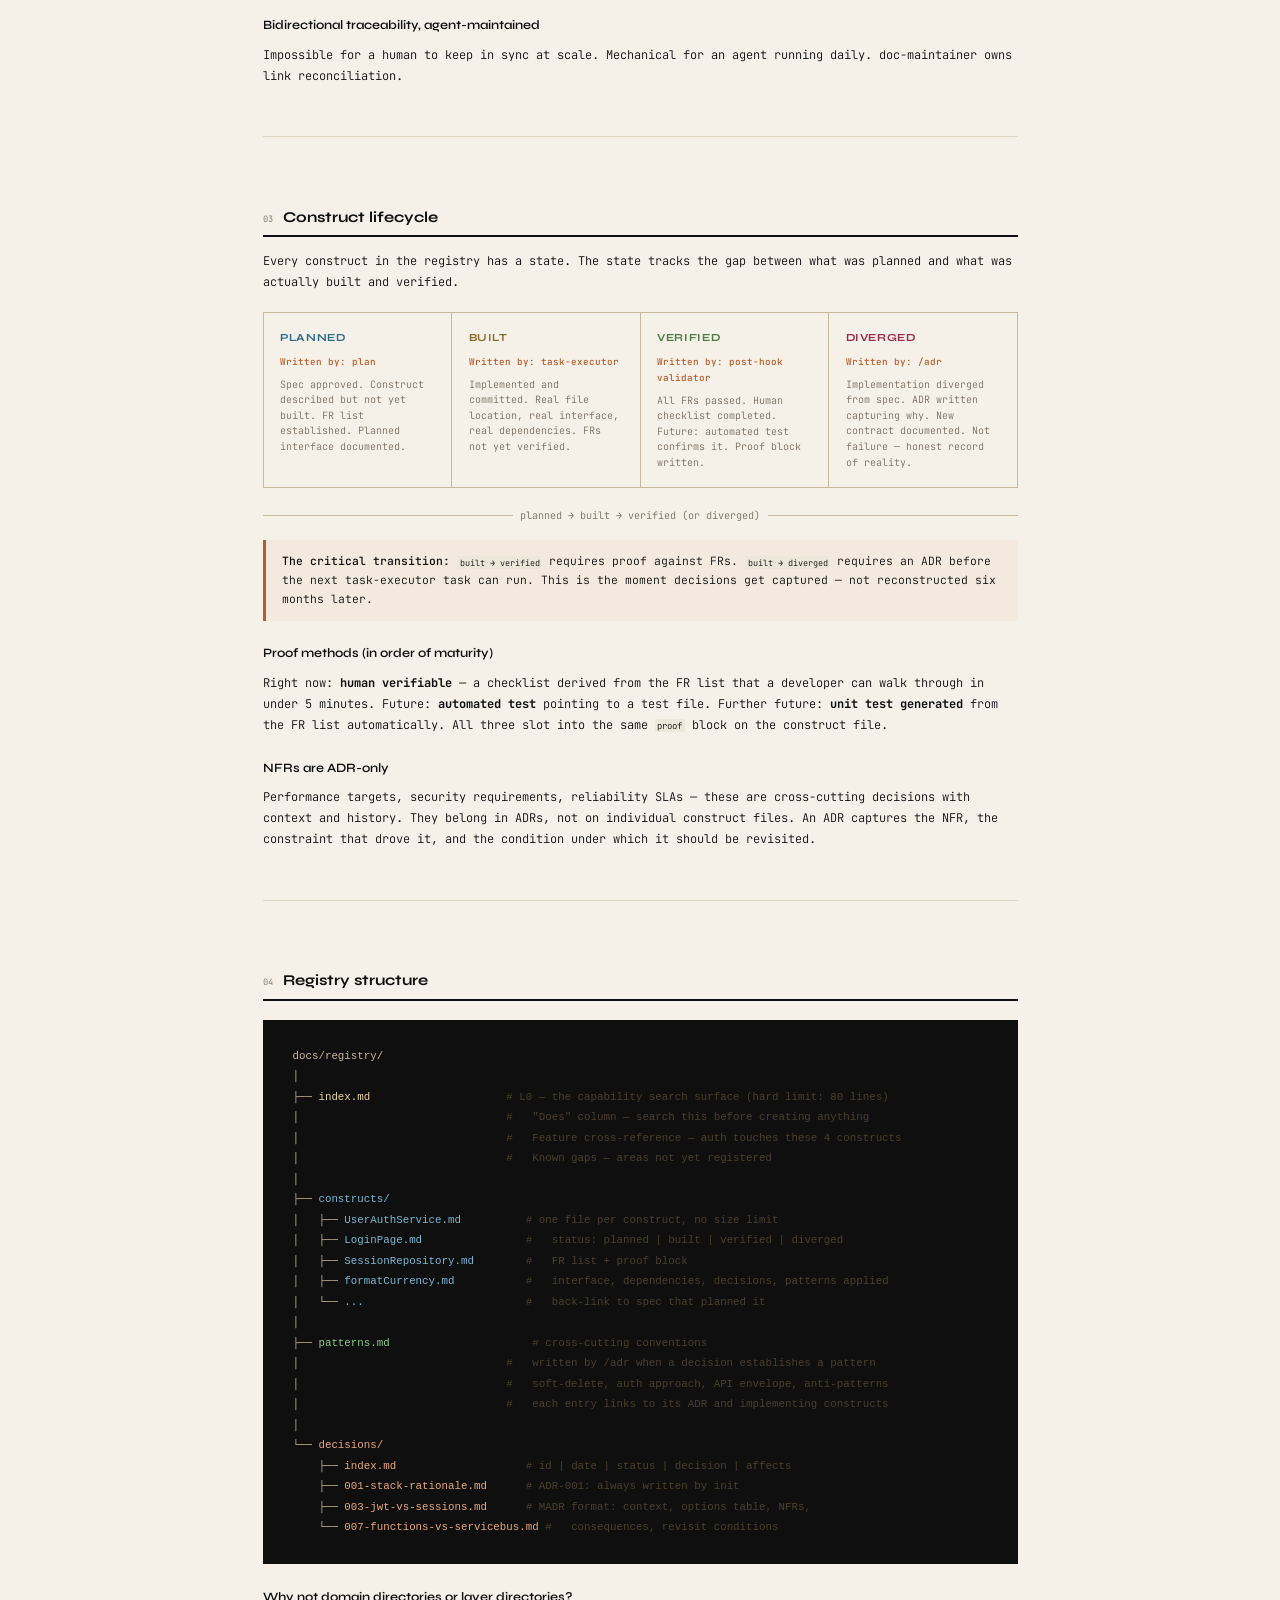
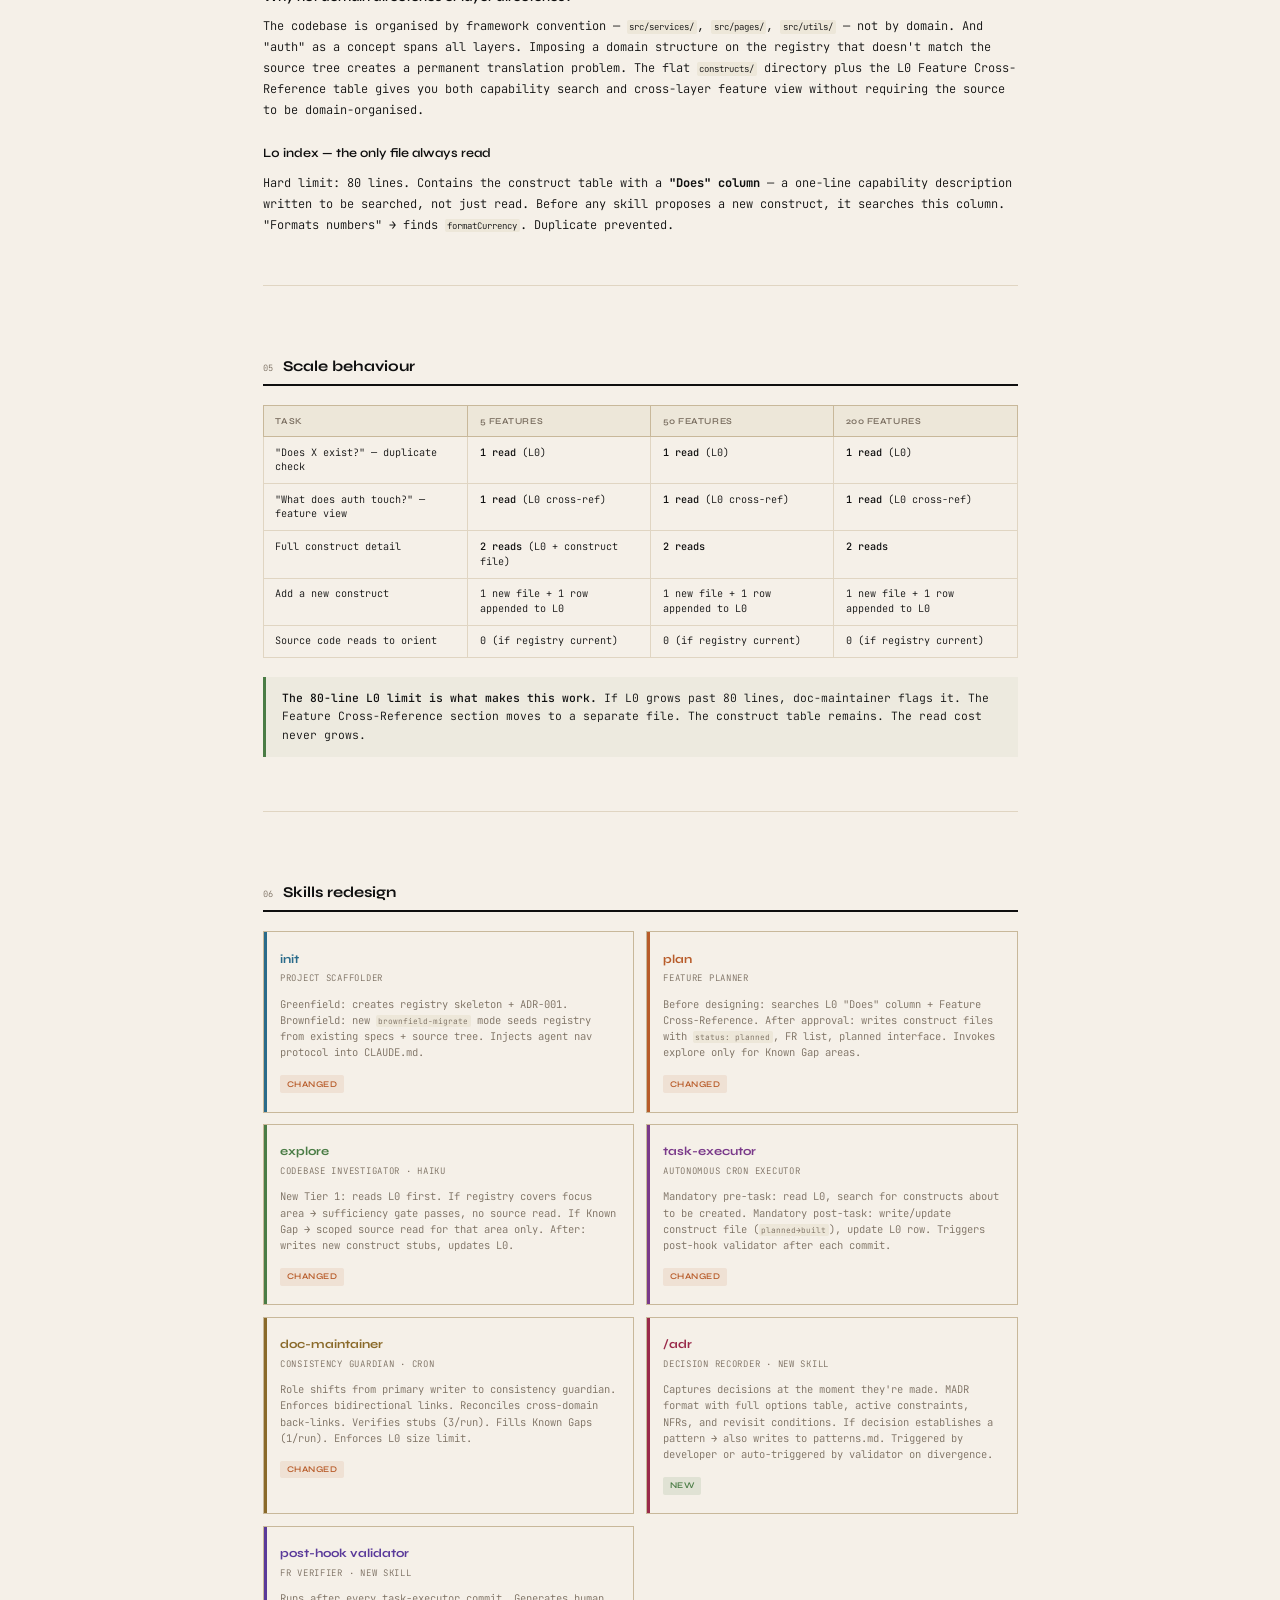
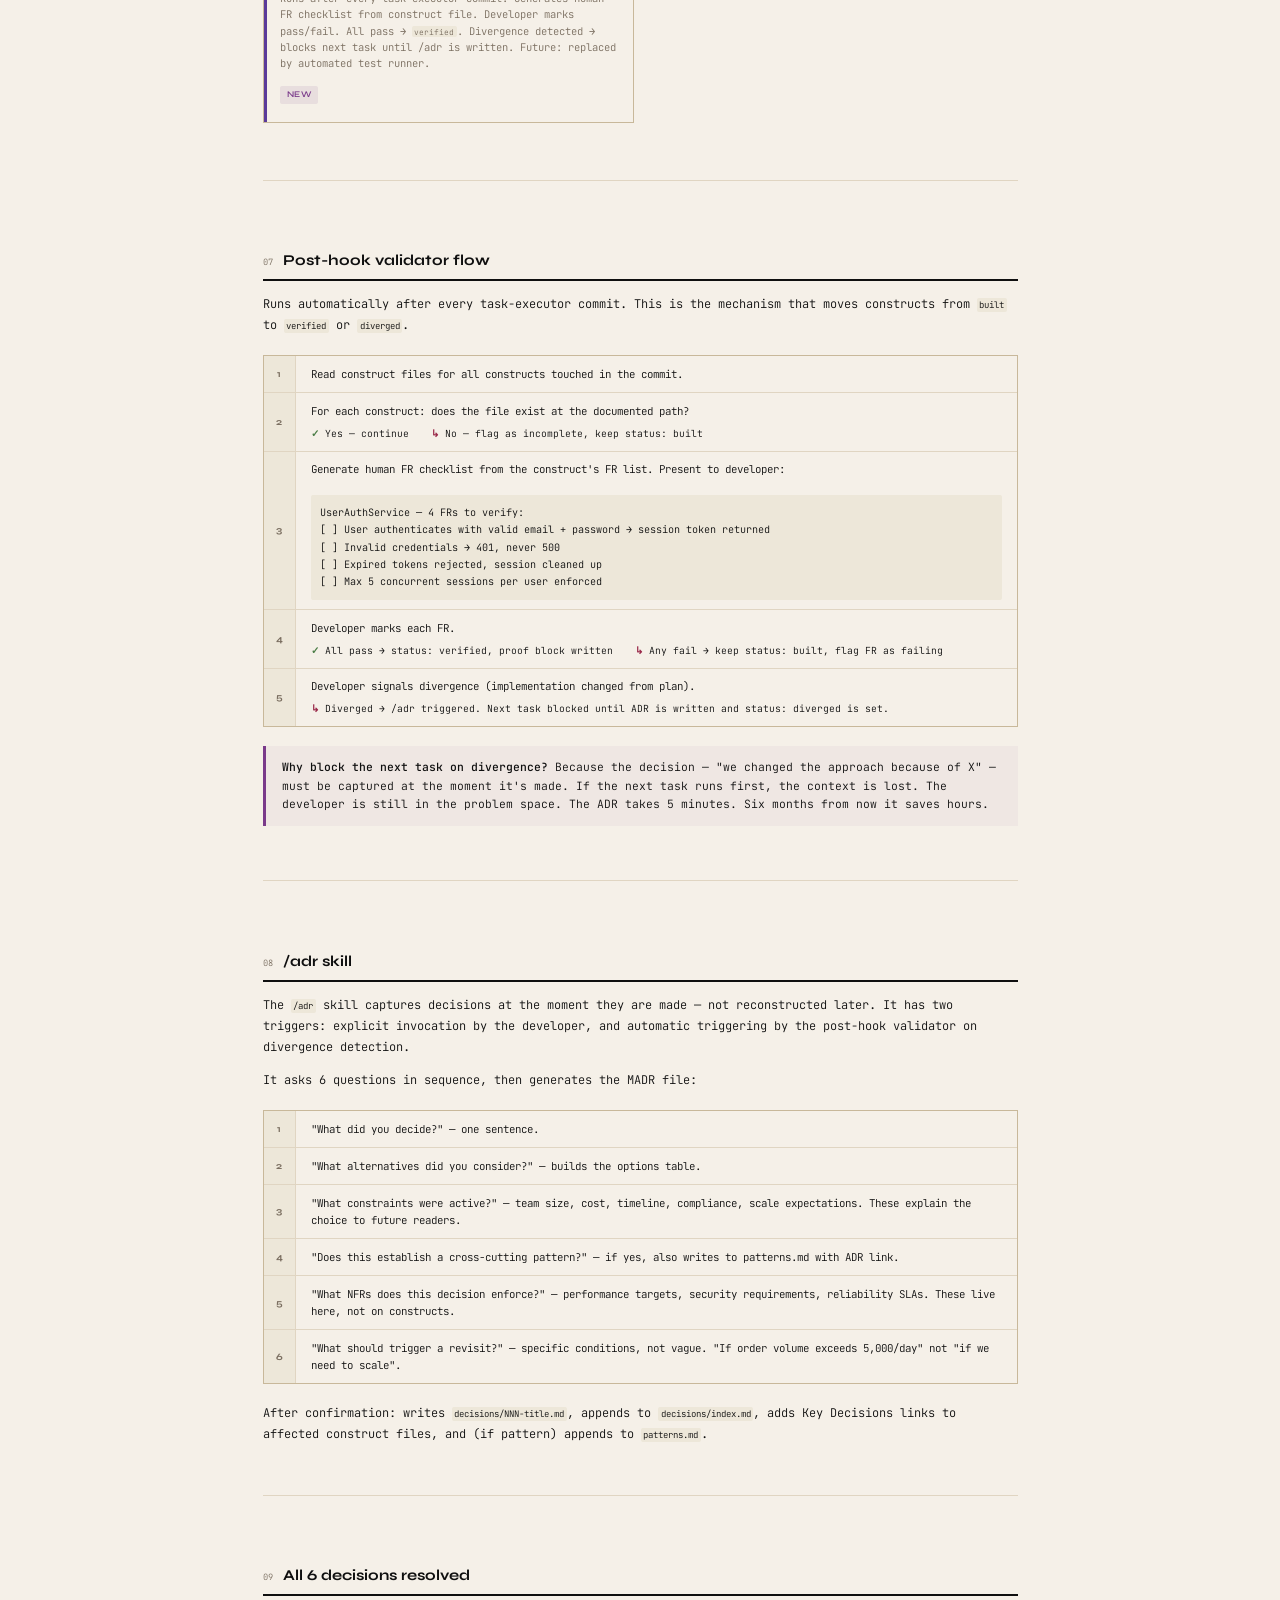
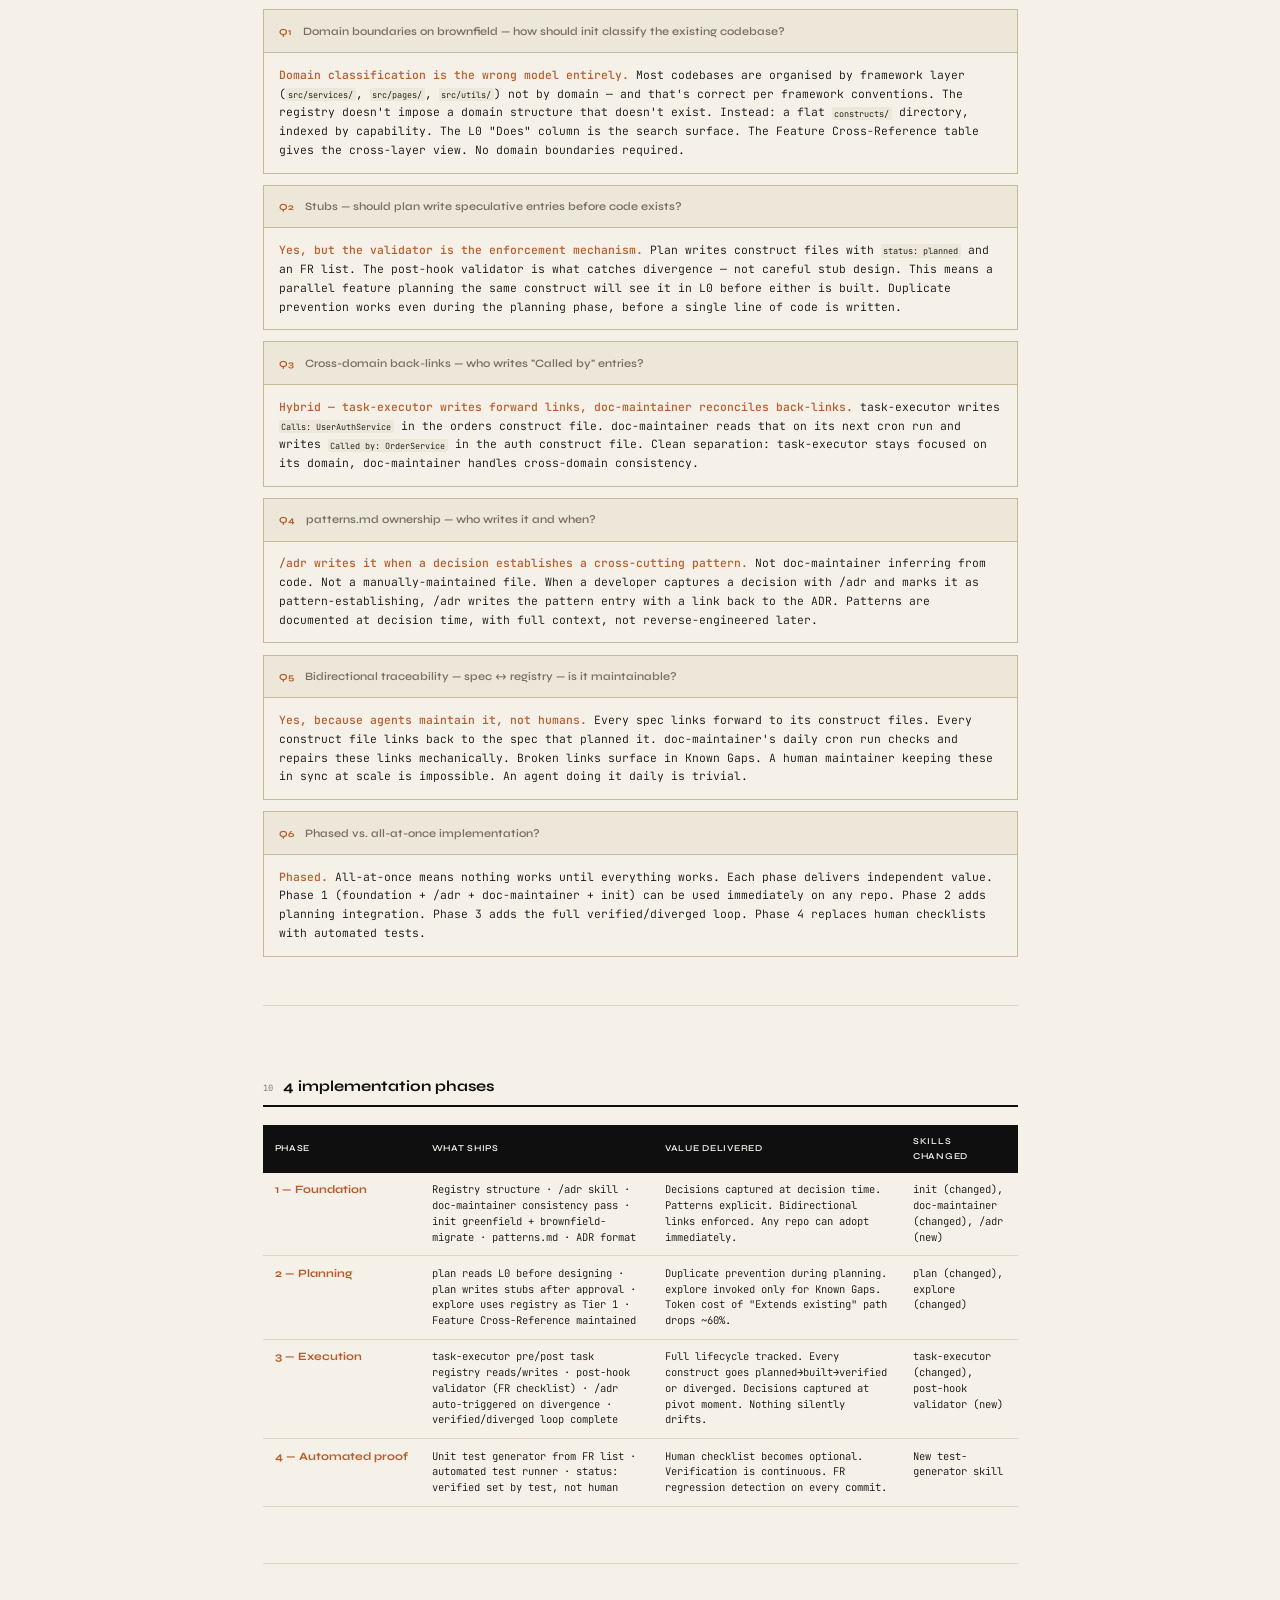
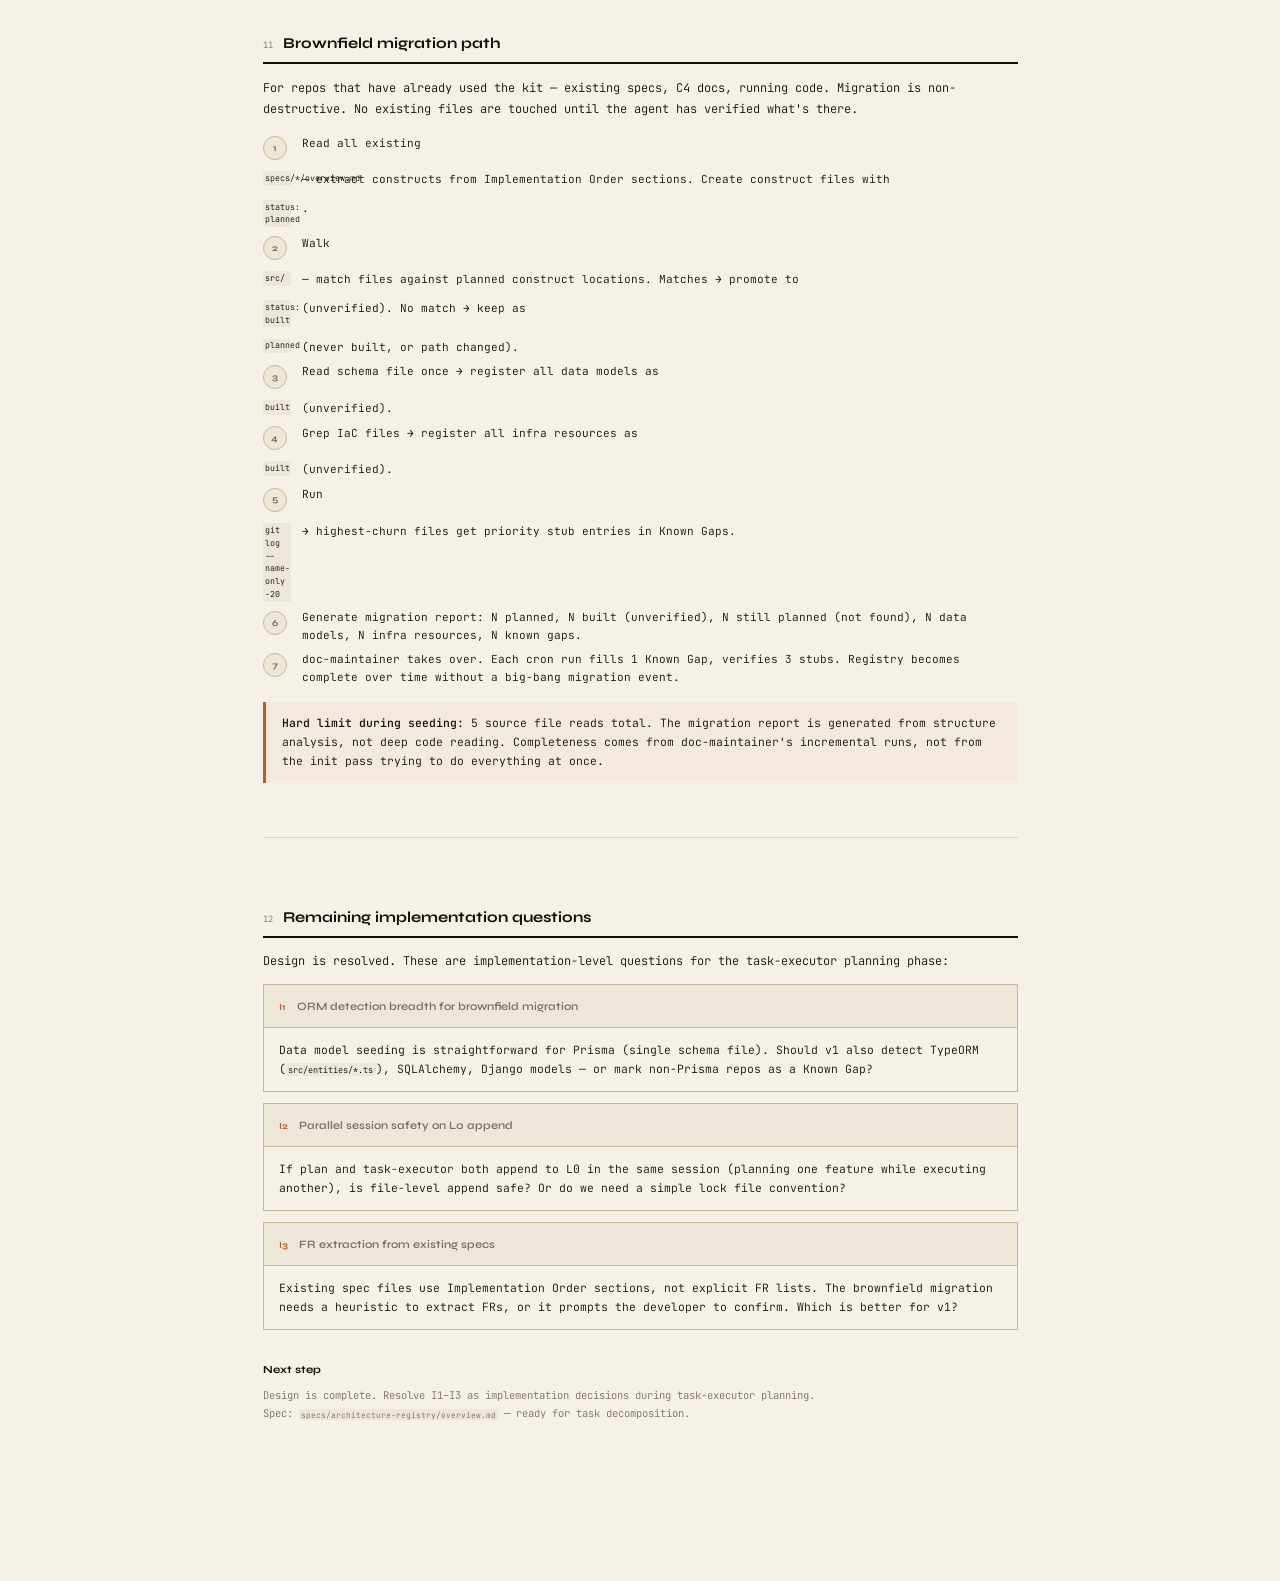
<file: docs/redesign-review.html>
<!DOCTYPE html>
<html lang="en">
<head>
<meta charset="UTF-8">
<meta name="viewport" content="width=device-width, initial-scale=1.0">
<title>compass-labs — Redesign Review v2</title>
<style>
@import url('https://fonts.googleapis.com/css2?family=Instrument+Serif:ital@0;1&family=JetBrains+Mono:wght@300;400;500&family=Syne:wght@500;600;700;800&display=swap');

:root {
  --ink:       #0f0f0f;
  --paper:     #f5f0e8;
  --paper2:    #ede7d9;
  --rule:      #c8b89a;
  --rule-light:#e0d5c2;
  --accent:    #b85c2a;
  --accent2:   #2a6b8a;
  --accent3:   #4a7c45;
  --accent4:   #7a3a8a;
  --dim:       #7a6e60;

  --planned:   #2a6b8a;
  --built:     #8a6a2a;
  --verified:  #4a7c45;
  --diverged:  #9a2a4a;
}

*, *::before, *::after { box-sizing: border-box; margin: 0; padding: 0; }
html { font-size: 15px; scroll-behavior: smooth; }

body {
  background: var(--paper);
  color: var(--ink);
  font-family: 'JetBrains Mono', monospace;
  font-weight: 300;
  line-height: 1.7;
}

nav {
  position: fixed;
  top: 0; left: 0;
  width: 210px; height: 100vh;
  background: var(--paper2);
  border-right: 1px solid var(--rule);
  padding: 1.75rem 1.25rem;
  overflow-y: auto;
  z-index: 100;
}

nav::-webkit-scrollbar { width: 3px; }
nav::-webkit-scrollbar-thumb { background: var(--rule); }

.nav-logo {
  font-family: 'Syne', sans-serif;
  font-weight: 800;
  font-size: 0.68rem;
  letter-spacing: 0.12em;
  text-transform: uppercase;
  color: var(--ink);
  margin-bottom: 0.25rem;
}

.nav-version {
  font-size: 0.6rem;
  color: var(--dim);
  margin-bottom: 1.5rem;
  padding-bottom: 1rem;
  border-bottom: 1px solid var(--rule);
}

.nav-group { margin-bottom: 1.25rem; }

.nav-group-label {
  font-size: 0.58rem;
  letter-spacing: 0.14em;
  text-transform: uppercase;
  color: var(--dim);
  margin-bottom: 0.4rem;
  display: block;
}

nav a {
  display: block;
  font-size: 0.68rem;
  color: var(--dim);
  text-decoration: none;
  padding: 0.18rem 0;
  line-height: 1.4;
  transition: color 0.15s;
}

nav a:hover { color: var(--accent); }
nav a.active { color: var(--ink); font-weight: 500; }

main {
  margin-left: 210px;
  max-width: 860px;
  padding: 4rem 3.5rem 8rem;
}

.section { padding: 2.5rem 0; border-bottom: 1px solid var(--rule-light); }
.section:last-child { border-bottom: none; }

/* Typography */
.eyebrow {
  font-size: 0.6rem;
  letter-spacing: 0.18em;
  text-transform: uppercase;
  color: var(--dim);
  margin-bottom: 0.6rem;
}

h1 {
  font-family: 'Instrument Serif', serif;
  font-size: clamp(1.9rem, 3.5vw, 3rem);
  font-weight: 400;
  line-height: 1.12;
  margin-bottom: 0.6rem;
}
h1 em { font-style: italic; color: var(--accent); }

.lede {
  font-size: 0.8rem;
  color: var(--dim);
  line-height: 1.65;
  max-width: 60ch;
  margin-bottom: 0.5rem;
}

h2 {
  font-family: 'Syne', sans-serif;
  font-weight: 700;
  font-size: 1rem;
  color: var(--ink);
  margin: 2rem 0 0.9rem;
  padding-bottom: 0.35rem;
  border-bottom: 2px solid var(--ink);
  display: flex;
  align-items: baseline;
  gap: 0.6rem;
}

.sec-num {
  font-family: 'JetBrains Mono', monospace;
  font-size: 0.58rem;
  font-weight: 300;
  color: var(--dim);
  letter-spacing: 0.1em;
}

h3 {
  font-family: 'Syne', sans-serif;
  font-weight: 600;
  font-size: 0.85rem;
  color: var(--ink);
  margin: 1.5rem 0 0.5rem;
}

p {
  font-size: 0.8rem;
  line-height: 1.75;
  margin-bottom: 0.8rem;
  color: var(--ink);
}

code {
  font-family: 'JetBrains Mono', monospace;
  font-size: 0.75em;
  background: var(--paper2);
  padding: 0.1em 0.3em;
  border-radius: 2px;
}

/* Callouts */
.callout {
  border-left: 3px solid var(--accent);
  padding: 0.8rem 1.1rem;
  background: rgba(184,92,42,0.05);
  margin: 1.1rem 0;
  font-size: 0.76rem;
  line-height: 1.65;
}
.callout.blue  { border-color: var(--accent2); background: rgba(42,107,138,0.05); }
.callout.green { border-color: var(--accent3); background: rgba(74,124,69,0.05); }
.callout.purple{ border-color: var(--accent4); background: rgba(122,58,138,0.05); }
.callout strong { font-weight: 500; }

/* Problem statement */
.root-cause {
  background: var(--ink);
  color: var(--paper);
  padding: 1.5rem 2rem;
  margin: 1.25rem 0;
  font-size: 0.8rem;
  line-height: 1.7;
}

.root-cause .label {
  font-family: 'Syne', sans-serif;
  font-weight: 700;
  font-size: 0.6rem;
  letter-spacing: 0.15em;
  text-transform: uppercase;
  color: #e8d5a3;
  margin-bottom: 0.5rem;
}

/* Lifecycle states */
.lifecycle {
  display: grid;
  grid-template-columns: repeat(4, 1fr);
  gap: 1px;
  background: var(--rule);
  border: 1px solid var(--rule);
  margin: 1.25rem 0;
}

.lc-cell {
  background: var(--paper);
  padding: 1.1rem;
}

.lc-state {
  font-family: 'Syne', sans-serif;
  font-weight: 700;
  font-size: 0.72rem;
  letter-spacing: 0.06em;
  text-transform: uppercase;
  margin-bottom: 0.5rem;
}

.lc-cell:nth-child(1) .lc-state { color: var(--planned); }
.lc-cell:nth-child(2) .lc-state { color: var(--built); }
.lc-cell:nth-child(3) .lc-state { color: var(--verified); }
.lc-cell:nth-child(4) .lc-state { color: var(--diverged); }

.lc-who {
  font-size: 0.62rem;
  color: var(--accent);
  margin-bottom: 0.4rem;
  font-weight: 500;
}

.lc-desc {
  font-size: 0.67rem;
  color: var(--dim);
  line-height: 1.55;
}

/* Lifecycle flow arrow */
.lc-arrow {
  display: flex;
  align-items: center;
  justify-content: center;
  gap: 0.5rem;
  margin: 0.5rem 0;
  font-size: 0.68rem;
  color: var(--dim);
}

.lc-arrow::before, .lc-arrow::after {
  content: '';
  flex: 1;
  height: 1px;
  background: var(--rule);
}

/* Registry structure */
.registry-tree {
  background: var(--ink);
  color: #c8b898;
  padding: 1.75rem 2rem;
  font-family: 'JetBrains Mono', monospace;
  font-size: 0.72rem;
  line-height: 1.9;
  margin: 1.25rem 0;
  overflow-x: auto;
}

.registry-tree .hl-gold   { color: #e8d5a3; font-weight: 500; }
.registry-tree .hl-blue   { color: #7bb8d4; }
.registry-tree .hl-green  { color: #8ecb88; }
.registry-tree .hl-orange { color: #e8a87c; }
.registry-tree .hl-dim    { color: #4a4030; }
.registry-tree .hl-pink   { color: #e88aaa; }

/* Skills grid */
.skills-grid {
  display: grid;
  grid-template-columns: 1fr 1fr;
  gap: 0.75rem;
  margin: 1.25rem 0;
}

.skill-card {
  border: 1px solid var(--rule);
  padding: 1.1rem;
  position: relative;
  background: var(--paper);
}

.skill-card::before {
  content: '';
  position: absolute;
  top: 0; left: 0;
  width: 3px; height: 100%;
  background: var(--sc);
}

.sk-name {
  font-family: 'Syne', sans-serif;
  font-weight: 700;
  font-size: 0.8rem;
  color: var(--sc);
  margin-bottom: 0.15rem;
}

.sk-role {
  font-size: 0.6rem;
  letter-spacing: 0.08em;
  text-transform: uppercase;
  color: var(--dim);
  margin-bottom: 0.6rem;
}

.sk-body {
  font-size: 0.7rem;
  color: var(--dim);
  line-height: 1.55;
  margin-bottom: 0.6rem;
}

.sk-tag {
  display: inline-block;
  font-size: 0.58rem;
  padding: 0.1rem 0.45rem;
  font-family: 'Syne', sans-serif;
  font-weight: 600;
  letter-spacing: 0.06em;
  text-transform: uppercase;
  border-radius: 2px;
}

.sk-changed { background: rgba(184,92,42,0.1); color: var(--accent); }
.sk-new     { background: rgba(74,124,69,0.12); color: var(--accent3); }
.sk-new-validator { background: rgba(122,58,138,0.1); color: var(--accent4); }

/* Q&A decisions */
.qa-block {
  border: 1px solid var(--rule);
  margin: 0.75rem 0;
  overflow: hidden;
}

.qa-q {
  background: var(--paper2);
  padding: 0.75rem 1rem;
  font-family: 'Syne', sans-serif;
  font-weight: 600;
  font-size: 0.75rem;
  color: var(--dim);
  border-bottom: 1px solid var(--rule);
  display: flex;
  gap: 0.75rem;
  align-items: baseline;
}

.qa-num {
  font-size: 0.62rem;
  color: var(--accent);
  font-weight: 700;
  flex-shrink: 0;
}

.qa-a {
  padding: 0.85rem 1rem;
  font-size: 0.76rem;
  line-height: 1.65;
  color: var(--ink);
}

.qa-a strong { font-weight: 500; color: var(--accent); }

/* Phase table */
.phase-table {
  width: 100%;
  border-collapse: collapse;
  margin: 1.25rem 0;
  font-size: 0.7rem;
}

.phase-table th {
  background: var(--ink);
  color: var(--paper);
  padding: 0.55rem 0.8rem;
  text-align: left;
  font-family: 'Syne', sans-serif;
  font-weight: 600;
  font-size: 0.6rem;
  letter-spacing: 0.08em;
  text-transform: uppercase;
}

.phase-table td {
  padding: 0.65rem 0.8rem;
  border-bottom: 1px solid var(--rule-light);
  vertical-align: top;
  line-height: 1.5;
}

.phase-table tr:hover td { background: var(--paper2); }

.ph-num {
  font-family: 'Syne', sans-serif;
  font-weight: 700;
  font-size: 0.75rem;
  color: var(--accent);
  white-space: nowrap;
}

/* Validator flow */
.validator-flow {
  display: grid;
  grid-template-columns: 1fr;
  gap: 0;
  border: 1px solid var(--rule);
  margin: 1.25rem 0;
  overflow: hidden;
}

.vf-step {
  display: grid;
  grid-template-columns: 32px 1fr;
  border-bottom: 1px solid var(--rule-light);
}

.vf-step:last-child { border-bottom: none; }

.vf-num {
  background: var(--paper2);
  border-right: 1px solid var(--rule-light);
  display: flex;
  align-items: center;
  justify-content: center;
  font-family: 'Syne', sans-serif;
  font-weight: 700;
  font-size: 0.65rem;
  color: var(--dim);
}

.vf-content {
  padding: 0.65rem 1rem;
  font-size: 0.72rem;
  line-height: 1.55;
  color: var(--ink);
}

.vf-outcome {
  display: flex;
  gap: 1.5rem;
  margin-top: 0.4rem;
}

.vf-yes, .vf-no {
  font-size: 0.65rem;
  display: flex;
  gap: 0.4rem;
  align-items: center;
}

.vf-yes::before { content: '✓'; color: var(--verified); font-weight: 700; }
.vf-no::before  { content: '↳'; color: var(--diverged); font-weight: 700; }

/* Migration path */
.migration-steps {
  counter-reset: mstep;
  list-style: none;
  margin: 1rem 0;
}

.migration-steps li {
  counter-increment: mstep;
  display: grid;
  grid-template-columns: 28px 1fr;
  gap: 0.75rem;
  margin-bottom: 0.5rem;
  align-items: start;
  font-size: 0.74rem;
  line-height: 1.55;
}

.migration-steps li::before {
  content: counter(mstep);
  width: 24px; height: 24px;
  background: var(--paper2);
  border: 1px solid var(--rule);
  border-radius: 50%;
  display: flex;
  align-items: center;
  justify-content: center;
  font-family: 'Syne', sans-serif;
  font-weight: 700;
  font-size: 0.62rem;
  color: var(--dim);
  flex-shrink: 0;
  margin-top: 0.1rem;
}

/* Scale table */
.scale-table {
  width: 100%;
  border-collapse: collapse;
  margin: 1.25rem 0;
  font-size: 0.68rem;
}

.scale-table th {
  background: var(--paper2);
  border: 1px solid var(--rule);
  padding: 0.5rem 0.75rem;
  text-align: left;
  font-family: 'Syne', sans-serif;
  font-weight: 600;
  font-size: 0.6rem;
  letter-spacing: 0.06em;
  text-transform: uppercase;
  color: var(--dim);
}

.scale-table td {
  padding: 0.55rem 0.75rem;
  border: 1px solid var(--rule-light);
  vertical-align: top;
  line-height: 1.45;
}

.scale-table strong { font-weight: 500; color: var(--ink); }

@media (max-width: 760px) {
  nav { display: none; }
  main { margin-left: 0; padding: 2rem 1.25rem 5rem; }
  .lifecycle { grid-template-columns: 1fr 1fr; }
  .skills-grid { grid-template-columns: 1fr; }
}
</style>
</head>
<body>

<nav>
  <div class="nav-logo">compass-labs</div>
  <div class="nav-version">Redesign Review v2 · 2026-05-29</div>

  <div class="nav-group">
    <span class="nav-group-label">Problem</span>
    <a href="#problem">The real problem</a>
    <a href="#principles">Design principles</a>
  </div>

  <div class="nav-group">
    <span class="nav-group-label">System Model</span>
    <a href="#lifecycle">Construct lifecycle</a>
    <a href="#registry">Registry structure</a>
    <a href="#scale">Scale behaviour</a>
  </div>

  <div class="nav-group">
    <span class="nav-group-label">Skills</span>
    <a href="#skills">All skills</a>
    <a href="#validator">Post-hook validator</a>
    <a href="#adr">/ adr skill</a>
  </div>

  <div class="nav-group">
    <span class="nav-group-label">Decisions</span>
    <a href="#q1">Q1 — Domain boundaries</a>
    <a href="#q2">Q2 — Stubs</a>
    <a href="#q3">Q3 — Back-links</a>
    <a href="#q4">Q4 — Patterns ownership</a>
    <a href="#q5">Q5 — Bidirectional links</a>
    <a href="#q6">Q6 — Phasing</a>
  </div>

  <div class="nav-group">
    <span class="nav-group-label">Delivery</span>
    <a href="#phases">4 phases</a>
    <a href="#migration">Brownfield migration</a>
    <a href="#remaining">Remaining questions</a>
  </div>
</nav>

<main>

<!-- HEADER -->
<div class="section" id="header">
  <div class="eyebrow">compass-labs · redesign review v2 · all decisions resolved</div>
  <h1>The <em>System Model</em><br>— finalised design</h1>
  <p class="lede">Every design question from v1 is resolved. This document is the agreed architecture before spec finalisation and implementation planning.</p>
</div>

<!-- PROBLEM -->
<div class="section" id="problem">
  <h2><span class="sec-num">01</span> The real problem (precisely stated)</h2>

  <p>Feature specs work. The failure mode is specific and concrete:</p>

  <div class="root-cause">
    <div class="label">Root cause</div>
    A construct gets built as part of a feature — a utility class, a service, a helper — and six months later nobody remembers it exists. The next agent or developer building a new feature creates a duplicate because they had no way to know it was there. The spec that captured it is a feature-level snapshot. There is no system-level index of what exists and what it does.
  </div>

  <p>The solution is not more feature-level documentation. It is a <strong>construct registry</strong> — a living index of every significant construct in the system, indexed by <em>what it does</em>, maintained by every skill, and queryable before any new construct is created.</p>

  <p>And alongside that: a <strong>decision record layer</strong> that captures why things were built the way they were — at the moment the decision was made, with the full options table and the active constraints — so that six months later a developer doesn't re-derive a decision and come to a different conclusion.</p>
</div>

<!-- PRINCIPLES -->
<div class="section" id="principles">
  <h2><span class="sec-num">02</span> Design principles</h2>

  <h3>Construct-centric, not feature-centric or file-centric</h3>
  <p>Features are a way of organising work — they come and go. File locations are framework conventions (<code>src/pages/</code>, <code>src/services/</code>, <code>src/utils/</code>) — they reflect layer, not capability. The construct is what persists. It is the right indexing unit.</p>

  <h3>Capability search, not path search</h3>
  <p>"Does something that handles JWT validation already exist?" must be answerable without reading source code. The registry is indexed by what constructs <em>do</em>, in a "Does" column that is searched before any new construct is proposed.</p>

  <h3>Cross-layer feature view</h3>
  <p>"Show me everything about auth" must traverse all layers: which pages, which API endpoints, which services, which models, which infra resources. A Feature Cross-Reference table in the L0 index provides this in one read.</p>

  <h3>FR per construct. NFR + patterns per ADR.</h3>
  <p>Functional Requirements are specific, per-construct, and provable. They live on the construct file. Non-Functional Requirements (performance, security, reliability) are cross-cutting system-level decisions. They live in ADRs with full context, constraints, and revisit conditions.</p>

  <h3>Every skill reads before it acts, writes after it acts</h3>
  <p>The registry is not maintained by doc-maintainer alone. init, plan, explore, task-executor, and /adr all read and write it. doc-maintainer is the consistency guardian — not the sole writer.</p>

  <h3>Progressive disclosure</h3>
  <p>A duplicate check costs 2 reads at 5 features and 2 reads at 200 features. Source code is only read when the registry has a Known Gap. The read cost scales with task scope, not codebase size.</p>

  <h3>Bidirectional traceability, agent-maintained</h3>
  <p>Impossible for a human to keep in sync at scale. Mechanical for an agent running daily. doc-maintainer owns link reconciliation.</p>
</div>

<!-- LIFECYCLE -->
<div class="section" id="lifecycle">
  <h2><span class="sec-num">03</span> Construct lifecycle</h2>

  <p>Every construct in the registry has a state. The state tracks the gap between what was planned and what was actually built and verified.</p>

  <div class="lifecycle">
    <div class="lc-cell">
      <div class="lc-state">Planned</div>
      <div class="lc-who">Written by: plan</div>
      <div class="lc-desc">Spec approved. Construct described but not yet built. FR list established. Planned interface documented.</div>
    </div>
    <div class="lc-cell">
      <div class="lc-state">Built</div>
      <div class="lc-who">Written by: task-executor</div>
      <div class="lc-desc">Implemented and committed. Real file location, real interface, real dependencies. FRs not yet verified.</div>
    </div>
    <div class="lc-cell">
      <div class="lc-state">Verified</div>
      <div class="lc-who">Written by: post-hook validator</div>
      <div class="lc-desc">All FRs passed. Human checklist completed. Future: automated test confirms it. Proof block written.</div>
    </div>
    <div class="lc-cell">
      <div class="lc-state">Diverged</div>
      <div class="lc-who">Written by: /adr</div>
      <div class="lc-desc">Implementation diverged from spec. ADR written capturing why. New contract documented. Not failure — honest record of reality.</div>
    </div>
  </div>

  <div class="lc-arrow">planned → built → verified (or diverged)</div>

  <div class="callout">
    <strong>The critical transition:</strong> <code>built → verified</code> requires proof against FRs. <code>built → diverged</code> requires an ADR before the next task-executor task can run. This is the moment decisions get captured — not reconstructed six months later.
  </div>

  <h3>Proof methods (in order of maturity)</h3>
  <p>Right now: <strong>human verifiable</strong> — a checklist derived from the FR list that a developer can walk through in under 5 minutes. Future: <strong>automated test</strong> pointing to a test file. Further future: <strong>unit test generated</strong> from the FR list automatically. All three slot into the same <code>proof</code> block on the construct file.</p>

  <h3>NFRs are ADR-only</h3>
  <p>Performance targets, security requirements, reliability SLAs — these are cross-cutting decisions with context and history. They belong in ADRs, not on individual construct files. An ADR captures the NFR, the constraint that drove it, and the condition under which it should be revisited.</p>
</div>

<!-- REGISTRY -->
<div class="section" id="registry">
  <h2><span class="sec-num">04</span> Registry structure</h2>

  <div class="registry-tree"><pre>
docs/registry/
│
├── <span class="hl-gold">index.md</span>                     <span class="hl-dim"># L0 — the capability search surface (hard limit: 80 lines)</span>
│                                <span class="hl-dim">#   "Does" column — search this before creating anything</span>
│                                <span class="hl-dim">#   Feature cross-reference — auth touches these 4 constructs</span>
│                                <span class="hl-dim">#   Known gaps — areas not yet registered</span>
│
├── <span class="hl-blue">constructs/</span>
│   ├── <span class="hl-blue">UserAuthService.md</span>          <span class="hl-dim"># one file per construct, no size limit</span>
│   ├── <span class="hl-blue">LoginPage.md</span>                <span class="hl-dim">#   status: planned | built | verified | diverged</span>
│   ├── <span class="hl-blue">SessionRepository.md</span>        <span class="hl-dim">#   FR list + proof block</span>
│   ├── <span class="hl-blue">formatCurrency.md</span>           <span class="hl-dim">#   interface, dependencies, decisions, patterns applied</span>
│   └── <span class="hl-blue">...</span>                         <span class="hl-dim">#   back-link to spec that planned it</span>
│
├── <span class="hl-green">patterns.md</span>                      <span class="hl-dim"># cross-cutting conventions</span>
│                                <span class="hl-dim">#   written by /adr when a decision establishes a pattern</span>
│                                <span class="hl-dim">#   soft-delete, auth approach, API envelope, anti-patterns</span>
│                                <span class="hl-dim">#   each entry links to its ADR and implementing constructs</span>
│
└── <span class="hl-orange">decisions/</span>
    ├── <span class="hl-orange">index.md</span>                    <span class="hl-dim"># id | date | status | decision | affects</span>
    ├── <span class="hl-orange">001-stack-rationale.md</span>      <span class="hl-dim"># ADR-001: always written by init</span>
    ├── <span class="hl-orange">003-jwt-vs-sessions.md</span>      <span class="hl-dim"># MADR format: context, options table, NFRs,</span>
    └── <span class="hl-orange">007-functions-vs-servicebus.md</span> <span class="hl-dim">#   consequences, revisit conditions</span></pre></div>

  <h3>Why not domain directories or layer directories?</h3>
  <p>The codebase is organised by framework convention — <code>src/services/</code>, <code>src/pages/</code>, <code>src/utils/</code> — not by domain. And "auth" as a concept spans all layers. Imposing a domain structure on the registry that doesn't match the source tree creates a permanent translation problem. The flat <code>constructs/</code> directory plus the L0 Feature Cross-Reference table gives you both capability search and cross-layer feature view without requiring the source to be domain-organised.</p>

  <h3>L0 index — the only file always read</h3>
  <p>Hard limit: 80 lines. Contains the construct table with a <strong>"Does" column</strong> — a one-line capability description written to be searched, not just read. Before any skill proposes a new construct, it searches this column. "Formats numbers" → finds <code>formatCurrency</code>. Duplicate prevented.</p>
</div>

<!-- SCALE -->
<div class="section" id="scale">
  <h2><span class="sec-num">05</span> Scale behaviour</h2>

  <table class="scale-table">
    <thead>
      <tr>
        <th>Task</th>
        <th>5 features</th>
        <th>50 features</th>
        <th>200 features</th>
      </tr>
    </thead>
    <tbody>
      <tr>
        <td>"Does X exist?" — duplicate check</td>
        <td><strong>1 read</strong> (L0)</td>
        <td><strong>1 read</strong> (L0)</td>
        <td><strong>1 read</strong> (L0)</td>
      </tr>
      <tr>
        <td>"What does auth touch?" — feature view</td>
        <td><strong>1 read</strong> (L0 cross-ref)</td>
        <td><strong>1 read</strong> (L0 cross-ref)</td>
        <td><strong>1 read</strong> (L0 cross-ref)</td>
      </tr>
      <tr>
        <td>Full construct detail</td>
        <td><strong>2 reads</strong> (L0 + construct file)</td>
        <td><strong>2 reads</strong></td>
        <td><strong>2 reads</strong></td>
      </tr>
      <tr>
        <td>Add a new construct</td>
        <td>1 new file + 1 row appended to L0</td>
        <td>1 new file + 1 row appended to L0</td>
        <td>1 new file + 1 row appended to L0</td>
      </tr>
      <tr>
        <td>Source code reads to orient</td>
        <td>0 (if registry current)</td>
        <td>0 (if registry current)</td>
        <td>0 (if registry current)</td>
      </tr>
    </tbody>
  </table>

  <div class="callout green">
    <strong>The 80-line L0 limit is what makes this work.</strong> If L0 grows past 80 lines, doc-maintainer flags it. The Feature Cross-Reference section moves to a separate file. The construct table remains. The read cost never grows.
  </div>
</div>

<!-- SKILLS -->
<div class="section" id="skills">
  <h2><span class="sec-num">06</span> Skills redesign</h2>

  <div class="skills-grid">

    <div class="skill-card" style="--sc: #2a6b8a">
      <div class="sk-name">init</div>
      <div class="sk-role">Project scaffolder</div>
      <div class="sk-body">Greenfield: creates registry skeleton + ADR-001. Brownfield: new <code>brownfield-migrate</code> mode seeds registry from existing specs + source tree. Injects agent nav protocol into CLAUDE.md.</div>
      <span class="sk-tag sk-changed">Changed</span>
    </div>

    <div class="skill-card" style="--sc: #b85c2a">
      <div class="sk-name">plan</div>
      <div class="sk-role">Feature planner</div>
      <div class="sk-body">Before designing: searches L0 "Does" column + Feature Cross-Reference. After approval: writes construct files with <code>status: planned</code>, FR list, planned interface. Invokes explore only for Known Gap areas.</div>
      <span class="sk-tag sk-changed">Changed</span>
    </div>

    <div class="skill-card" style="--sc: #4a7c45">
      <div class="sk-name">explore</div>
      <div class="sk-role">Codebase investigator · Haiku</div>
      <div class="sk-body">New Tier 1: reads L0 first. If registry covers focus area → sufficiency gate passes, no source read. If Known Gap → scoped source read for that area only. After: writes new construct stubs, updates L0.</div>
      <span class="sk-tag sk-changed">Changed</span>
    </div>

    <div class="skill-card" style="--sc: #7a3a8a">
      <div class="sk-name">task-executor</div>
      <div class="sk-role">Autonomous cron executor</div>
      <div class="sk-body">Mandatory pre-task: read L0, search for constructs about to be created. Mandatory post-task: write/update construct file (<code>planned→built</code>), update L0 row. Triggers post-hook validator after each commit.</div>
      <span class="sk-tag sk-changed">Changed</span>
    </div>

    <div class="skill-card" style="--sc: #8a6a2a">
      <div class="sk-name">doc-maintainer</div>
      <div class="sk-role">Consistency guardian · cron</div>
      <div class="sk-body">Role shifts from primary writer to consistency guardian. Enforces bidirectional links. Reconciles cross-domain back-links. Verifies stubs (3/run). Fills Known Gaps (1/run). Enforces L0 size limit.</div>
      <span class="sk-tag sk-changed">Changed</span>
    </div>

    <div class="skill-card" style="--sc: #9a2a4a">
      <div class="sk-name">/adr</div>
      <div class="sk-role">Decision recorder · new skill</div>
      <div class="sk-body">Captures decisions at the moment they're made. MADR format with full options table, active constraints, NFRs, and revisit conditions. If decision establishes a pattern → also writes to patterns.md. Triggered by developer or auto-triggered by validator on divergence.</div>
      <span class="sk-tag sk-new">New</span>
    </div>

    <div class="skill-card" style="--sc: #5a3a9a">
      <div class="sk-name">post-hook validator</div>
      <div class="sk-role">FR verifier · new skill</div>
      <div class="sk-body">Runs after every task-executor commit. Generates human FR checklist from construct file. Developer marks pass/fail. All pass → <code>verified</code>. Divergence detected → blocks next task until /adr is written. Future: replaced by automated test runner.</div>
      <span class="sk-tag sk-new-validator">New</span>
    </div>

  </div>
</div>

<!-- VALIDATOR -->
<div class="section" id="validator">
  <h2><span class="sec-num">07</span> Post-hook validator flow</h2>

  <p>Runs automatically after every task-executor commit. This is the mechanism that moves constructs from <code>built</code> to <code>verified</code> or <code>diverged</code>.</p>

  <div class="validator-flow">
    <div class="vf-step">
      <div class="vf-num">1</div>
      <div class="vf-content">Read construct files for all constructs touched in the commit.</div>
    </div>
    <div class="vf-step">
      <div class="vf-num">2</div>
      <div class="vf-content">For each construct: does the file exist at the documented path?
        <div class="vf-outcome">
          <span class="vf-yes">Yes — continue</span>
          <span class="vf-no">No — flag as incomplete, keep status: built</span>
        </div>
      </div>
    </div>
    <div class="vf-step">
      <div class="vf-num">3</div>
      <div class="vf-content">Generate human FR checklist from the construct's FR list. Present to developer:
        <br><br>
        <code style="display:block;background:var(--paper2);padding:0.6rem;font-size:0.68rem;line-height:1.7">
          UserAuthService — 4 FRs to verify:<br>
          [ ] User authenticates with valid email + password → session token returned<br>
          [ ] Invalid credentials → 401, never 500<br>
          [ ] Expired tokens rejected, session cleaned up<br>
          [ ] Max 5 concurrent sessions per user enforced
        </code>
      </div>
    </div>
    <div class="vf-step">
      <div class="vf-num">4</div>
      <div class="vf-content">Developer marks each FR.
        <div class="vf-outcome">
          <span class="vf-yes">All pass → status: verified, proof block written</span>
          <span class="vf-no">Any fail → keep status: built, flag FR as failing</span>
        </div>
      </div>
    </div>
    <div class="vf-step">
      <div class="vf-num">5</div>
      <div class="vf-content">Developer signals divergence (implementation changed from plan).
        <div class="vf-outcome">
          <span class="vf-no">Diverged → /adr triggered. Next task blocked until ADR is written and status: diverged is set.</span>
        </div>
      </div>
    </div>
  </div>

  <div class="callout purple">
    <strong>Why block the next task on divergence?</strong> Because the decision — "we changed the approach because of X" — must be captured at the moment it's made. If the next task runs first, the context is lost. The developer is still in the problem space. The ADR takes 5 minutes. Six months from now it saves hours.
  </div>
</div>

<!-- ADR SKILL -->
<div class="section" id="adr">
  <h2><span class="sec-num">08</span> /adr skill</h2>

  <p>The <code>/adr</code> skill captures decisions at the moment they are made — not reconstructed later. It has two triggers: explicit invocation by the developer, and automatic triggering by the post-hook validator on divergence detection.</p>

  <p>It asks 6 questions in sequence, then generates the MADR file:</p>

  <div class="validator-flow">
    <div class="vf-step"><div class="vf-num">1</div><div class="vf-content">"What did you decide?" — one sentence.</div></div>
    <div class="vf-step"><div class="vf-num">2</div><div class="vf-content">"What alternatives did you consider?" — builds the options table.</div></div>
    <div class="vf-step"><div class="vf-num">3</div><div class="vf-content">"What constraints were active?" — team size, cost, timeline, compliance, scale expectations. These explain the choice to future readers.</div></div>
    <div class="vf-step"><div class="vf-num">4</div><div class="vf-content">"Does this establish a cross-cutting pattern?" — if yes, also writes to patterns.md with ADR link.</div></div>
    <div class="vf-step"><div class="vf-num">5</div><div class="vf-content">"What NFRs does this decision enforce?" — performance targets, security requirements, reliability SLAs. These live here, not on constructs.</div></div>
    <div class="vf-step"><div class="vf-num">6</div><div class="vf-content">"What should trigger a revisit?" — specific conditions, not vague. "If order volume exceeds 5,000/day" not "if we need to scale".</div></div>
  </div>

  <p>After confirmation: writes <code>decisions/NNN-title.md</code>, appends to <code>decisions/index.md</code>, adds Key Decisions links to affected construct files, and (if pattern) appends to <code>patterns.md</code>.</p>
</div>

<!-- Q&A RESOLVED -->
<div class="section" id="q1">
  <h2><span class="sec-num">09</span> All 6 decisions resolved</h2>

  <div class="qa-block">
    <div class="qa-q"><span class="qa-num">Q1</span> Domain boundaries on brownfield — how should init classify the existing codebase?</div>
    <div class="qa-a">
      <strong>Domain classification is the wrong model entirely.</strong> Most codebases are organised by framework layer (<code>src/services/</code>, <code>src/pages/</code>, <code>src/utils/</code>) not by domain — and that's correct per framework conventions. The registry doesn't impose a domain structure that doesn't exist. Instead: a flat <code>constructs/</code> directory, indexed by capability. The L0 "Does" column is the search surface. The Feature Cross-Reference table gives the cross-layer view. No domain boundaries required.
    </div>
  </div>

  <div class="qa-block" id="q2">
    <div class="qa-q"><span class="qa-num">Q2</span> Stubs — should plan write speculative entries before code exists?</div>
    <div class="qa-a">
      <strong>Yes, but the validator is the enforcement mechanism.</strong> Plan writes construct files with <code>status: planned</code> and an FR list. The post-hook validator is what catches divergence — not careful stub design. This means a parallel feature planning the same construct will see it in L0 before either is built. Duplicate prevention works even during the planning phase, before a single line of code is written.
    </div>
  </div>

  <div class="qa-block" id="q3">
    <div class="qa-q"><span class="qa-num">Q3</span> Cross-domain back-links — who writes "Called by" entries?</div>
    <div class="qa-a">
      <strong>Hybrid — task-executor writes forward links, doc-maintainer reconciles back-links.</strong> task-executor writes <code>Calls: UserAuthService</code> in the orders construct file. doc-maintainer reads that on its next cron run and writes <code>Called by: OrderService</code> in the auth construct file. Clean separation: task-executor stays focused on its domain, doc-maintainer handles cross-domain consistency.
    </div>
  </div>

  <div class="qa-block" id="q4">
    <div class="qa-q"><span class="qa-num">Q4</span> patterns.md ownership — who writes it and when?</div>
    <div class="qa-a">
      <strong>/adr writes it when a decision establishes a cross-cutting pattern.</strong> Not doc-maintainer inferring from code. Not a manually-maintained file. When a developer captures a decision with /adr and marks it as pattern-establishing, /adr writes the pattern entry with a link back to the ADR. Patterns are documented at decision time, with full context, not reverse-engineered later.
    </div>
  </div>

  <div class="qa-block" id="q5">
    <div class="qa-q"><span class="qa-num">Q5</span> Bidirectional traceability — spec ↔ registry — is it maintainable?</div>
    <div class="qa-a">
      <strong>Yes, because agents maintain it, not humans.</strong> Every spec links forward to its construct files. Every construct file links back to the spec that planned it. doc-maintainer's daily cron run checks and repairs these links mechanically. Broken links surface in Known Gaps. A human maintainer keeping these in sync at scale is impossible. An agent doing it daily is trivial.
    </div>
  </div>

  <div class="qa-block" id="q6">
    <div class="qa-q"><span class="qa-num">Q6</span> Phased vs. all-at-once implementation?</div>
    <div class="qa-a">
      <strong>Phased.</strong> All-at-once means nothing works until everything works. Each phase delivers independent value. Phase 1 (foundation + /adr + doc-maintainer + init) can be used immediately on any repo. Phase 2 adds planning integration. Phase 3 adds the full verified/diverged loop. Phase 4 replaces human checklists with automated tests.
    </div>
  </div>
</div>

<!-- PHASES -->
<div class="section" id="phases">
  <h2><span class="sec-num">10</span> 4 implementation phases</h2>

  <table class="phase-table">
    <thead>
      <tr>
        <th>Phase</th>
        <th>What ships</th>
        <th>Value delivered</th>
        <th>Skills changed</th>
      </tr>
    </thead>
    <tbody>
      <tr>
        <td class="ph-num">1 — Foundation</td>
        <td>Registry structure · /adr skill · doc-maintainer consistency pass · init greenfield + brownfield-migrate · patterns.md · ADR format</td>
        <td>Decisions captured at decision time. Patterns explicit. Bidirectional links enforced. Any repo can adopt immediately.</td>
        <td>init (changed), doc-maintainer (changed), /adr (new)</td>
      </tr>
      <tr>
        <td class="ph-num">2 — Planning</td>
        <td>plan reads L0 before designing · plan writes stubs after approval · explore uses registry as Tier 1 · Feature Cross-Reference maintained</td>
        <td>Duplicate prevention during planning. explore invoked only for Known Gaps. Token cost of "Extends existing" path drops ~60%.</td>
        <td>plan (changed), explore (changed)</td>
      </tr>
      <tr>
        <td class="ph-num">3 — Execution</td>
        <td>task-executor pre/post task registry reads/writes · post-hook validator (FR checklist) · /adr auto-triggered on divergence · verified/diverged loop complete</td>
        <td>Full lifecycle tracked. Every construct goes planned→built→verified or diverged. Decisions captured at pivot moment. Nothing silently drifts.</td>
        <td>task-executor (changed), post-hook validator (new)</td>
      </tr>
      <tr>
        <td class="ph-num">4 — Automated proof</td>
        <td>Unit test generator from FR list · automated test runner · status: verified set by test, not human</td>
        <td>Human checklist becomes optional. Verification is continuous. FR regression detection on every commit.</td>
        <td>New test-generator skill</td>
      </tr>
    </tbody>
  </table>
</div>

<!-- MIGRATION -->
<div class="section" id="migration">
  <h2><span class="sec-num">11</span> Brownfield migration path</h2>

  <p>For repos that have already used the kit — existing specs, C4 docs, running code. Migration is non-destructive. No existing files are touched until the agent has verified what's there.</p>

  <ul class="migration-steps">
    <li>Read all existing <code>specs/*/overview.md</code> — extract constructs from Implementation Order sections. Create construct files with <code>status: planned</code>.</li>
    <li>Walk <code>src/</code> — match files against planned construct locations. Matches → promote to <code>status: built</code> (unverified). No match → keep as <code>planned</code> (never built, or path changed).</li>
    <li>Read schema file once → register all data models as <code>built</code> (unverified).</li>
    <li>Grep IaC files → register all infra resources as <code>built</code> (unverified).</li>
    <li>Run <code>git log --name-only -20</code> → highest-churn files get priority stub entries in Known Gaps.</li>
    <li>Generate migration report: N planned, N built (unverified), N still planned (not found), N data models, N infra resources, N known gaps.</li>
    <li>doc-maintainer takes over. Each cron run fills 1 Known Gap, verifies 3 stubs. Registry becomes complete over time without a big-bang migration event.</li>
  </ul>

  <div class="callout">
    <strong>Hard limit during seeding:</strong> 5 source file reads total. The migration report is generated from structure analysis, not deep code reading. Completeness comes from doc-maintainer's incremental runs, not from the init pass trying to do everything at once.
  </div>
</div>

<!-- REMAINING -->
<div class="section" id="remaining">
  <h2><span class="sec-num">12</span> Remaining implementation questions</h2>

  <p>Design is resolved. These are implementation-level questions for the task-executor planning phase:</p>

  <div class="qa-block">
    <div class="qa-q"><span class="qa-num">I1</span> ORM detection breadth for brownfield migration</div>
    <div class="qa-a">Data model seeding is straightforward for Prisma (single schema file). Should v1 also detect TypeORM (<code>src/entities/*.ts</code>), SQLAlchemy, Django models — or mark non-Prisma repos as a Known Gap?</div>
  </div>

  <div class="qa-block">
    <div class="qa-q"><span class="qa-num">I2</span> Parallel session safety on L0 append</div>
    <div class="qa-a">If plan and task-executor both append to L0 in the same session (planning one feature while executing another), is file-level append safe? Or do we need a simple lock file convention?</div>
  </div>

  <div class="qa-block">
    <div class="qa-q"><span class="qa-num">I3</span> FR extraction from existing specs</div>
    <div class="qa-a">Existing spec files use Implementation Order sections, not explicit FR lists. The brownfield migration needs a heuristic to extract FRs, or it prompts the developer to confirm. Which is better for v1?</div>
  </div>

  <div style="margin-top:2rem;font-size:0.7rem;color:var(--dim);line-height:1.8">
    <div style="font-family:'Syne',sans-serif;font-weight:700;font-size:0.72rem;color:var(--ink);margin-bottom:0.4rem">Next step</div>
    Design is complete. Resolve I1–I3 as implementation decisions during task-executor planning.<br>
    Spec: <code>specs/architecture-registry/overview.md</code> — ready for task decomposition.
  </div>
</div>

</main>

<script>
const sections = document.querySelectorAll('[id]');
const links = document.querySelectorAll('nav a');
const obs = new IntersectionObserver(entries => {
  entries.forEach(e => {
    if (e.isIntersecting) {
      links.forEach(l => l.classList.remove('active'));
      const a = document.querySelector(`nav a[href="#${e.target.id}"]`);
      if (a) a.classList.add('active');
    }
  });
}, { rootMargin: '-15% 0px -75% 0px' });
sections.forEach(s => obs.observe(s));
</script>
</body>
</html>
</file>
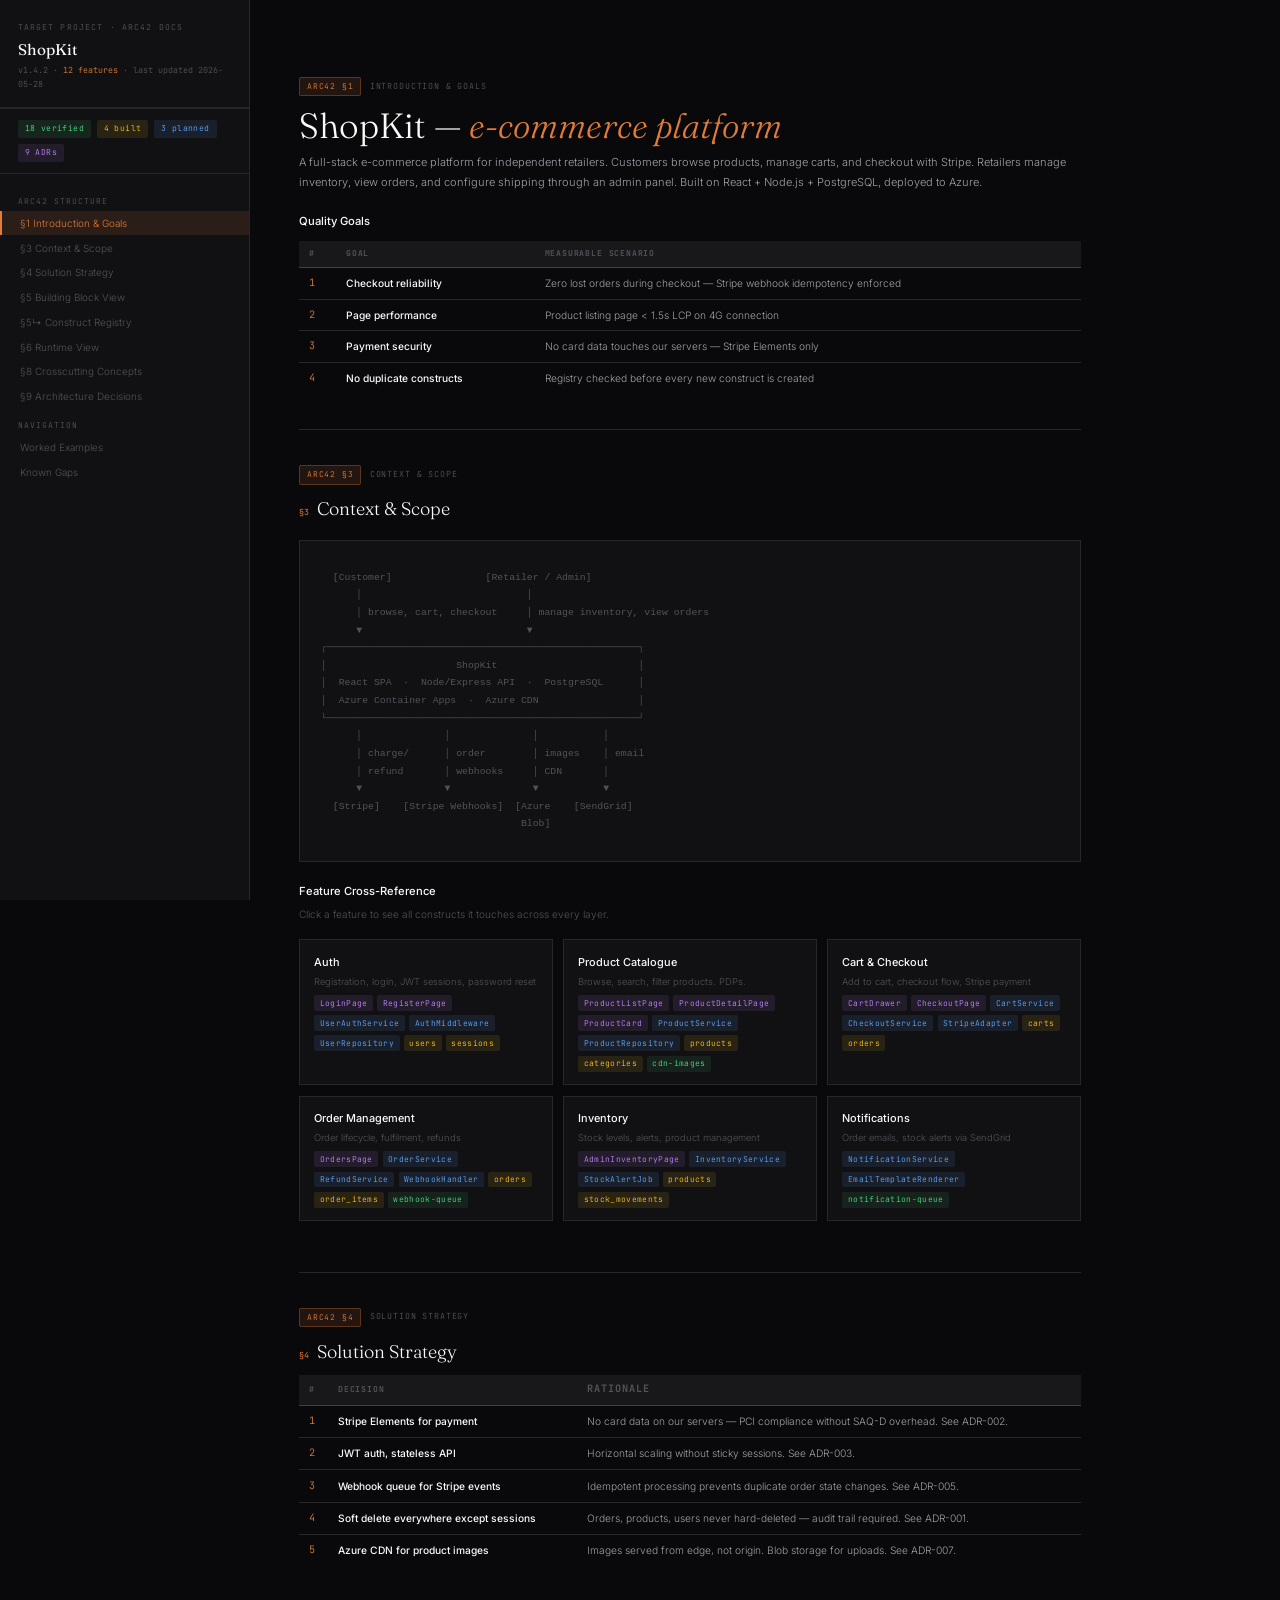
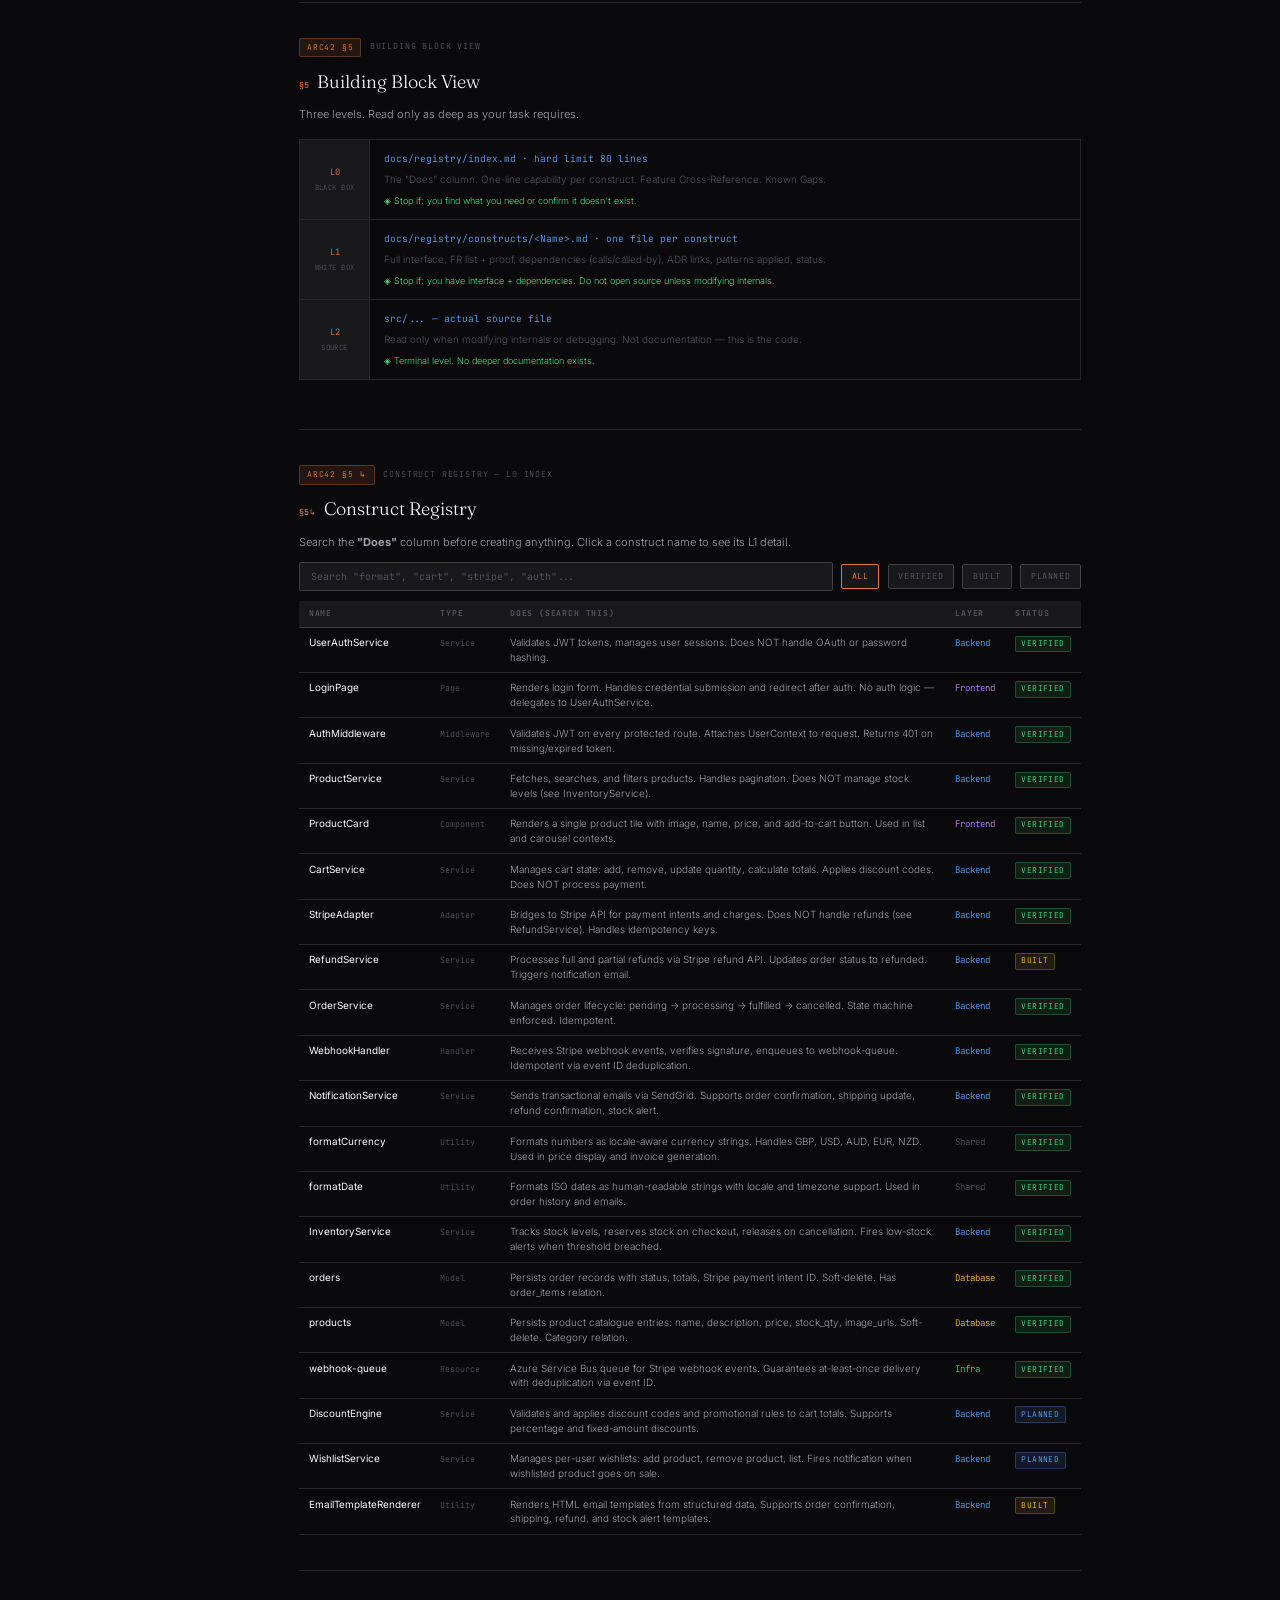
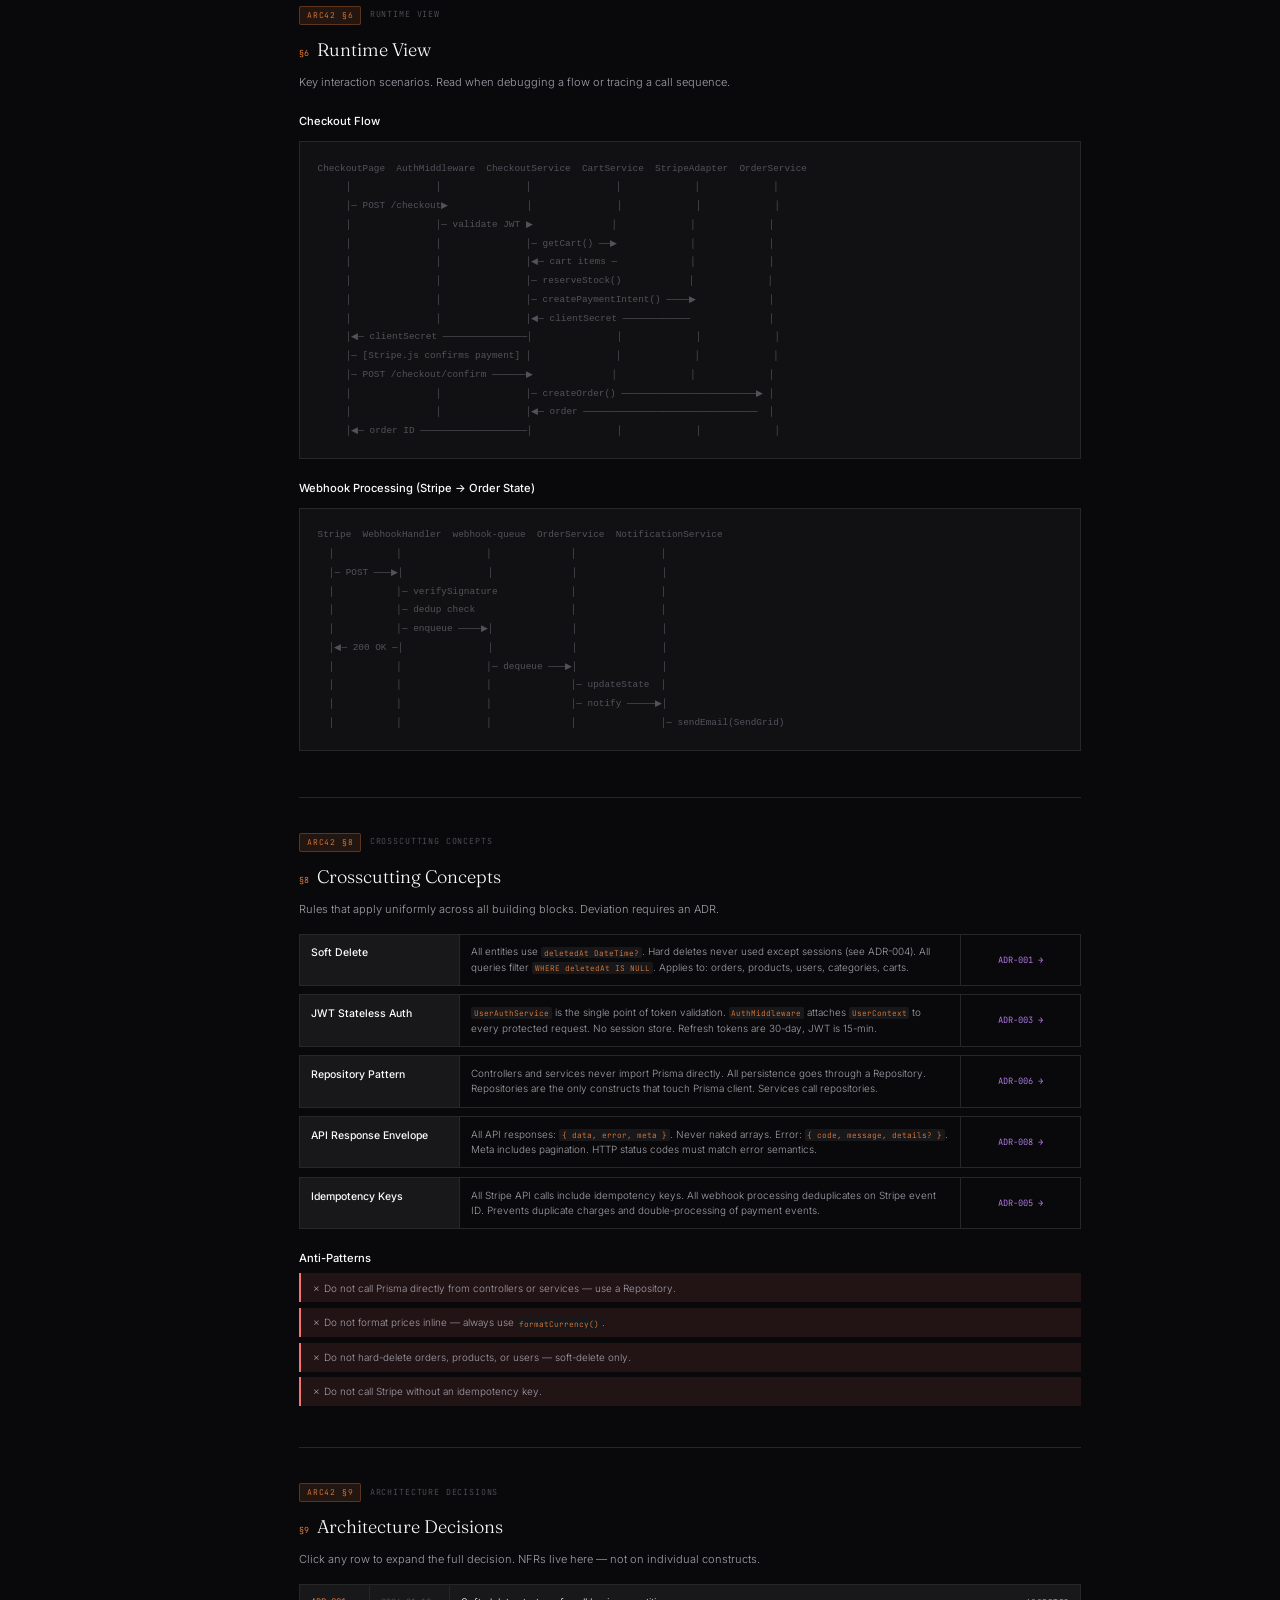
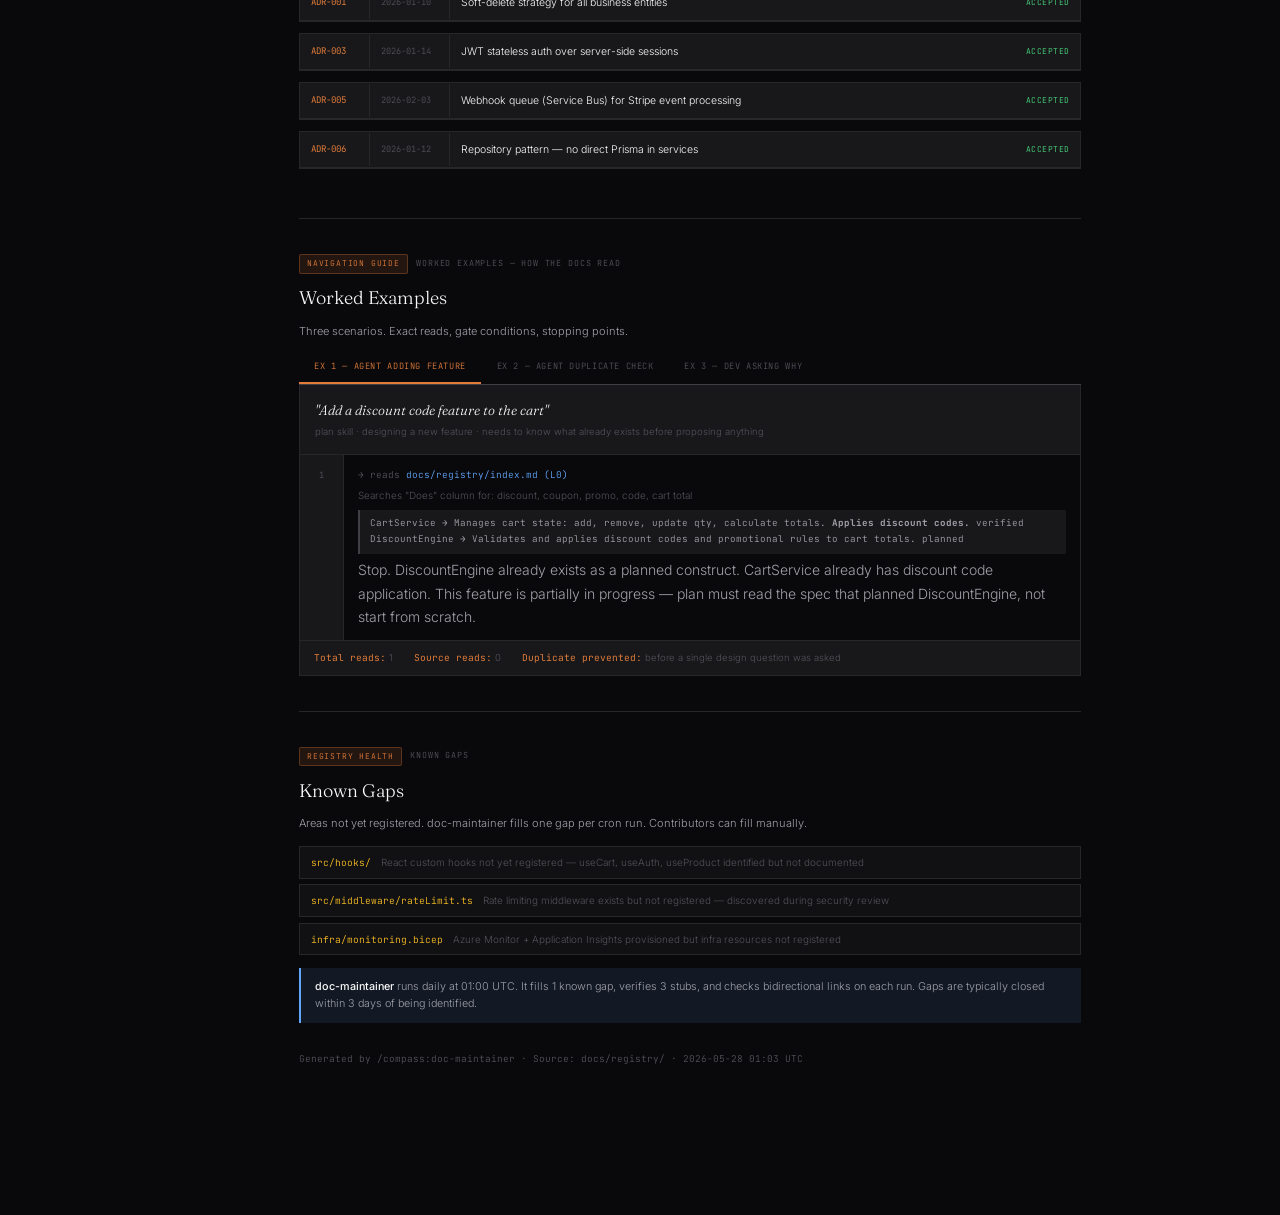
<file: docs/shopkit-example.html>
<!DOCTYPE html>
<html lang="en">
<head>
<meta charset="UTF-8">
<meta name="viewport" content="width=device-width, initial-scale=1.0">
<title>ShopKit — System Documentation</title>
<style>
@import url('https://fonts.googleapis.com/css2?family=Fraunces:ital,wght@0,300;0,400;0,600;1,300;1,400&family=Inter:wght@300;400;500&family=JetBrains+Mono:wght@300;400&display=swap');

:root {
  --bg:        #09090b;
  --surface:   #111113;
  --surface2:  #18181b;
  --surface3:  #1e1e22;
  --border:    #27272a;
  --border2:   #3f3f46;

  --accent:    #e07b39;
  --accent-dim:rgba(224,123,57,0.12);
  --blue:      #60a5fa;
  --blue-dim:  rgba(96,165,250,0.1);
  --green:     #4ade80;
  --green-dim: rgba(74,222,128,0.1);
  --red:       #f87171;
  --red-dim:   rgba(248,113,113,0.1);
  --purple:    #c084fc;
  --purple-dim:rgba(192,132,252,0.1);
  --yellow:    #fbbf24;

  --planned:   #60a5fa;
  --built:     #fbbf24;
  --verified:  #4ade80;
  --diverged:  #f87171;

  --text:      #a1a1aa;
  --text-dim:  #52525b;
  --text-hi:   #fafafa;

  --font-serif: 'Fraunces', serif;
  --font-sans:  'Inter', sans-serif;
  --font-mono:  'JetBrains Mono', monospace;
}

*, *::before, *::after { box-sizing: border-box; margin: 0; padding: 0; }
html { font-size: 14px; scroll-behavior: smooth; }

body {
  background: var(--bg);
  color: var(--text);
  font-family: var(--font-sans);
  font-weight: 300;
  line-height: 1.65;
  display: flex;
}

/* ── SIDEBAR ── */
aside {
  width: 250px;
  min-height: 100vh;
  background: var(--surface);
  border-right: 1px solid var(--border);
  padding: 0;
  position: fixed;
  top: 0; left: 0; bottom: 0;
  overflow-y: auto;
  z-index: 50;
}
aside::-webkit-scrollbar { width: 3px; }
aside::-webkit-scrollbar-thumb { background: var(--border2); }

.sidebar-header {
  padding: 1.5rem 1.25rem 1.1rem;
  border-bottom: 1px solid var(--border);
  position: sticky; top: 0;
  background: var(--surface); z-index: 1;
}

.project-label {
  font-family: var(--font-mono);
  font-size: 0.58rem;
  letter-spacing: 0.14em;
  text-transform: uppercase;
  color: var(--text-dim);
  margin-bottom: 0.2rem;
}

.project-name {
  font-family: var(--font-serif);
  font-size: 1.1rem;
  font-weight: 400;
  color: var(--text-hi);
  margin-bottom: 0.1rem;
}

.project-meta {
  font-family: var(--font-mono);
  font-size: 0.6rem;
  color: var(--text-dim);
}

.project-meta span { color: var(--accent); }

.sidebar-nav { padding: 0.5rem 0 2rem; }

.nav-group {
  padding: 0.75rem 1.25rem 0.2rem;
  font-family: var(--font-mono);
  font-size: 0.57rem;
  letter-spacing: 0.13em;
  text-transform: uppercase;
  color: var(--text-dim);
}

.nav-link {
  display: flex; align-items: center; gap: 0.5rem;
  padding: 0.3rem 1.25rem;
  font-size: 0.71rem; color: var(--text-dim);
  text-decoration: none; cursor: pointer;
  border-left: 2px solid transparent;
  transition: all 0.15s;
}
.nav-link:hover { color: var(--text); background: var(--surface2); }
.nav-link.active { color: var(--accent); border-left-color: var(--accent); background: var(--accent-dim); }

.stat-chips {
  display: flex; gap: 0.4rem; flex-wrap: wrap;
  padding: 0.75rem 1.25rem;
  border-top: 1px solid var(--border);
  border-bottom: 1px solid var(--border);
  margin-bottom: 0.25rem;
}

.chip {
  font-family: var(--font-mono);
  font-size: 0.58rem;
  padding: 0.18rem 0.5rem;
  border-radius: 2px;
  letter-spacing: 0.05em;
}

.chip-verified { background: var(--green-dim); color: var(--verified); }
.chip-built    { background: rgba(251,191,36,0.1); color: var(--built); }
.chip-planned  { background: var(--blue-dim); color: var(--planned); }
.chip-adr      { background: var(--purple-dim); color: var(--purple); }

/* ── MAIN ── */
main { margin-left: 250px; max-width: 880px; padding: 3rem 3.5rem 8rem; flex: 1; }

.section { padding: 2.5rem 0; border-bottom: 1px solid var(--border); }
.section:last-child { border-bottom: none; }

.eyebrow {
  display: flex; align-items: center; gap: 0.6rem;
  margin-bottom: 0.7rem;
}

.badge {
  font-family: var(--font-mono);
  font-size: 0.57rem; letter-spacing: 0.1em; text-transform: uppercase;
  padding: 0.15rem 0.5rem; border-radius: 2px;
  background: var(--accent-dim); color: var(--accent);
  border: 1px solid rgba(224,123,57,0.3);
}

.eyebrow-label {
  font-family: var(--font-mono);
  font-size: 0.6rem; letter-spacing: 0.1em; text-transform: uppercase;
  color: var(--text-dim);
}

h1 {
  font-family: var(--font-serif);
  font-size: clamp(1.7rem, 3vw, 2.5rem);
  font-weight: 300; color: var(--text-hi);
  line-height: 1.15; margin-bottom: 0.5rem;
}
h1 em { font-style: italic; color: var(--accent); }

h2 {
  font-family: var(--font-serif);
  font-size: 1.3rem; font-weight: 300; color: var(--text-hi);
  margin-bottom: 0.6rem;
  display: flex; align-items: baseline; gap: 0.6rem;
}

.sec-num {
  font-family: var(--font-mono);
  font-size: 0.6rem; color: var(--accent); font-weight: 400;
}

h3 {
  font-weight: 500; font-size: 0.8rem;
  color: var(--text-hi); margin: 1.4rem 0 0.45rem;
}

p { font-size: 0.79rem; line-height: 1.75; color: var(--text); margin-bottom: 0.7rem; }

code {
  font-family: var(--font-mono); font-size: 0.78em;
  background: var(--surface2); color: var(--accent);
  padding: 0.1em 0.35em; border-radius: 2px;
}

.callout {
  border-left: 2px solid var(--accent);
  padding: 0.7rem 1rem; background: var(--accent-dim);
  margin: 0.9rem 0; font-size: 0.77rem; line-height: 1.65; color: var(--text);
}
.callout.blue  { border-color: var(--blue);  background: var(--blue-dim); }
.callout.green { border-color: var(--green); background: var(--green-dim); }
.callout strong { font-weight: 500; color: var(--text-hi); }

/* ── CONTEXT DIAGRAM ── */
.context-diagram {
  background: var(--surface);
  border: 1px solid var(--border);
  padding: 2rem 1.5rem;
  margin: 1.1rem 0;
  font-family: var(--font-mono);
  font-size: 0.7rem;
  line-height: 1.8;
  color: var(--text-dim);
  overflow-x: auto;
}

/* ── FEATURE MAP ── */
.feature-map {
  display: grid;
  grid-template-columns: repeat(3, 1fr);
  gap: 0.75rem;
  margin: 1.1rem 0;
}

.feature-card {
  border: 1px solid var(--border);
  background: var(--surface);
  padding: 0.9rem 1rem;
  cursor: pointer;
  transition: border-color 0.2s, background 0.2s;
}

.feature-card:hover, .feature-card.selected {
  border-color: var(--accent);
  background: var(--accent-dim);
}

.fc-name {
  font-weight: 500; font-size: 0.78rem;
  color: var(--text-hi); margin-bottom: 0.25rem;
}

.fc-desc { font-size: 0.67rem; color: var(--text-dim); line-height: 1.45; margin-bottom: 0.5rem; }

.fc-constructs {
  display: flex; flex-wrap: wrap; gap: 0.3rem;
}

.fc-tag {
  font-family: var(--font-mono);
  font-size: 0.57rem; padding: 0.1rem 0.4rem;
  border-radius: 2px; letter-spacing: 0.04em;
}

.fc-tag.fe  { background: var(--purple-dim); color: var(--purple); }
.fc-tag.be  { background: var(--blue-dim);   color: var(--blue); }
.fc-tag.db  { background: rgba(251,191,36,0.1); color: var(--yellow); }
.fc-tag.inf { background: rgba(74,222,128,0.08); color: var(--green); }

/* ── REGISTRY TABLE ── */
.reg-controls {
  display: flex; gap: 0.6rem; margin-bottom: 0.7rem; align-items: center;
}

.reg-search {
  flex: 1;
  background: var(--surface2); border: 1px solid var(--border2);
  color: var(--text); font-family: var(--font-mono); font-size: 0.71rem;
  padding: 0.5rem 0.75rem; outline: none; border-radius: 2px;
  transition: border-color 0.2s;
}
.reg-search:focus { border-color: var(--accent); }
.reg-search::placeholder { color: var(--text-dim); }

.filter-pill {
  background: var(--surface2); border: 1px solid var(--border2);
  color: var(--text-dim); font-family: var(--font-mono); font-size: 0.6rem;
  padding: 0.42rem 0.7rem; cursor: pointer; border-radius: 2px;
  letter-spacing: 0.07em; text-transform: uppercase; transition: all 0.15s;
}
.filter-pill:hover { color: var(--text); }
.filter-pill.active { border-color: var(--accent); color: var(--accent); }

.reg-table {
  width: 100%; border-collapse: collapse; font-size: 0.71rem;
}

.reg-table th {
  background: var(--surface2); color: var(--text-dim);
  padding: 0.45rem 0.7rem; text-align: left;
  font-family: var(--font-mono); font-size: 0.58rem;
  letter-spacing: 0.1em; text-transform: uppercase;
  border-bottom: 1px solid var(--border2); cursor: pointer; user-select: none;
}
.reg-table th:hover { color: var(--accent); }

.reg-table td {
  padding: 0.52rem 0.7rem;
  border-bottom: 1px solid var(--border);
  vertical-align: top; line-height: 1.5;
}
.reg-table tr:hover td { background: var(--surface2); }
.reg-table tr.hidden { display: none; }

.cn { color: var(--text-hi); font-weight: 400; cursor: pointer; }
.cn:hover { color: var(--accent); }

.does { color: var(--text); }
.does mark { background: rgba(224,123,57,0.2); color: var(--accent); border-radius: 1px; }

.sb {
  font-family: var(--font-mono); font-size: 0.57rem;
  letter-spacing: 0.05em; text-transform: uppercase;
  padding: 0.1rem 0.4rem; border-radius: 2px; display: inline-block;
}
.sb-v { background: var(--green-dim); color: var(--verified); border: 1px solid rgba(74,222,128,0.25); }
.sb-b { background: rgba(251,191,36,0.1); color: var(--built); border: 1px solid rgba(251,191,36,0.25); }
.sb-p { background: var(--blue-dim); color: var(--planned); border: 1px solid rgba(96,165,250,0.25); }

.tb { font-family: var(--font-mono); font-size: 0.6rem; color: var(--text-dim); }

.layer-fe  { color: var(--purple); font-size: 0.65rem; font-family: var(--font-mono); }
.layer-be  { color: var(--blue);   font-size: 0.65rem; font-family: var(--font-mono); }
.layer-db  { color: var(--yellow); font-size: 0.65rem; font-family: var(--font-mono); }
.layer-inf { color: var(--green);  font-size: 0.65rem; font-family: var(--font-mono); }
.layer-sh  { color: var(--text-dim); font-size: 0.65rem; font-family: var(--font-mono); }

/* ── CONSTRUCT DETAIL PANEL ── */
.construct-panel {
  display: none;
  border: 1px solid var(--border2);
  background: var(--surface);
  margin-top: 0.75rem;
  overflow: hidden;
}

.construct-panel.open { display: block; }

.cp-header {
  background: var(--surface2);
  padding: 0.85rem 1rem;
  border-bottom: 1px solid var(--border);
  display: flex; gap: 1rem; align-items: baseline; flex-wrap: wrap;
}

.cp-name { font-family: var(--font-serif); font-size: 1rem; font-weight: 300; color: var(--text-hi); }
.cp-type { font-family: var(--font-mono); font-size: 0.6rem; color: var(--text-dim); letter-spacing: 0.08em; text-transform: uppercase; }
.cp-status { }
.cp-file { font-family: var(--font-mono); font-size: 0.65rem; color: var(--accent); }

.cp-body { padding: 1rem; display: grid; grid-template-columns: 1fr 1fr; gap: 1rem; }

.cp-section-label {
  font-family: var(--font-mono); font-size: 0.58rem;
  letter-spacing: 0.1em; text-transform: uppercase;
  color: var(--text-dim); margin-bottom: 0.4rem;
}

.cp-interface {
  background: var(--surface2); padding: 0.65rem 0.75rem;
  font-family: var(--font-mono); font-size: 0.65rem;
  color: var(--text); line-height: 1.7;
  border-left: 2px solid var(--border2);
}

.fr-item {
  display: flex; gap: 0.5rem; align-items: baseline;
  font-size: 0.7rem; color: var(--text); margin-bottom: 0.25rem; line-height: 1.4;
}

.fr-check { color: var(--verified); font-weight: 600; font-family: var(--font-mono); flex-shrink: 0; }
.fr-pending { color: var(--built); font-family: var(--font-mono); flex-shrink: 0; }

.dep-item { font-size: 0.7rem; color: var(--text); margin-bottom: 0.2rem; }
.dep-item .dep-label { color: var(--text-dim); font-size: 0.62rem; font-family: var(--font-mono); }
.dep-item .dep-val { color: var(--blue); }

/* ── ADRs ── */
.adr-list { display: flex; flex-direction: column; gap: 0.75rem; margin: 1rem 0; }

.adr-card {
  border: 1px solid var(--border);
  overflow: hidden; cursor: pointer;
  transition: border-color 0.2s;
}
.adr-card:hover { border-color: var(--border2); }
.adr-card.open { border-color: var(--accent); }

.adr-card-header {
  display: grid; grid-template-columns: 70px 80px 1fr 90px;
  gap: 0; align-items: center;
  background: var(--surface2);
  border-bottom: 1px solid var(--border);
  padding: 0;
}

.adr-id-cell {
  padding: 0.65rem 0.75rem;
  font-family: var(--font-mono); font-size: 0.65rem;
  color: var(--accent); font-weight: 400;
  border-right: 1px solid var(--border);
}

.adr-date-cell {
  padding: 0.65rem 0.75rem;
  font-family: var(--font-mono); font-size: 0.62rem;
  color: var(--text-dim);
  border-right: 1px solid var(--border);
}

.adr-title-cell {
  padding: 0.65rem 0.75rem;
  font-size: 0.75rem; color: var(--text-hi);
}

.adr-status-cell {
  padding: 0.65rem 0.75rem; text-align: right;
  font-family: var(--font-mono); font-size: 0.57rem;
  letter-spacing: 0.06em; text-transform: uppercase;
  color: var(--verified);
}

.adr-body {
  display: none;
  padding: 1rem;
  background: var(--bg);
}

.adr-card.open .adr-body { display: block; }

.adr-context-text {
  font-size: 0.73rem; color: var(--text-dim);
  margin-bottom: 0.9rem; line-height: 1.65;
  background: var(--surface);
  padding: 0.6rem 0.8rem;
  border-left: 2px solid var(--border2);
}

.adr-decision-stmt {
  font-family: var(--font-serif); font-style: italic;
  font-size: 0.9rem; color: var(--text-hi);
  margin-bottom: 0.9rem;
  padding: 0.5rem 0;
  border-top: 1px solid var(--border); border-bottom: 1px solid var(--border);
}

.options-table {
  width: 100%; border-collapse: collapse; font-size: 0.7rem; margin-bottom: 0.75rem;
}
.options-table th {
  background: var(--surface2); color: var(--text-dim);
  padding: 0.4rem 0.6rem; text-align: left;
  font-family: var(--font-mono); font-size: 0.57rem;
  letter-spacing: 0.08em; text-transform: uppercase;
  border-bottom: 1px solid var(--border);
}
.options-table td {
  padding: 0.48rem 0.6rem; border-bottom: 1px solid var(--border);
  vertical-align: top; line-height: 1.45; color: var(--text);
}
.options-table tr:last-child td { border-bottom: none; }
.chosen-row { background: var(--green-dim) !important; }
.chosen-row td:first-child { color: var(--green); font-weight: 500; }

.revisit-box {
  background: var(--surface2); border-left: 2px solid var(--accent);
  padding: 0.45rem 0.7rem; font-size: 0.7rem; color: var(--text-dim); margin-top: 0.5rem;
}
.revisit-box strong { color: var(--accent); font-family: var(--font-mono); font-size: 0.62rem; }

/* ── PATTERNS ── */
.pattern-grid { display: flex; flex-direction: column; gap: 0.6rem; margin: 1rem 0; }

.pattern-row {
  display: grid; grid-template-columns: 160px 1fr 120px;
  gap: 0; border: 1px solid var(--border); overflow: hidden;
}

.pat-name-cell {
  background: var(--surface2); border-right: 1px solid var(--border);
  padding: 0.7rem 0.8rem;
  font-weight: 500; font-size: 0.75rem; color: var(--text-hi);
}

.pat-rule-cell {
  padding: 0.7rem 0.8rem; font-size: 0.71rem; color: var(--text); line-height: 1.55;
}

.pat-adr-cell {
  border-left: 1px solid var(--border); padding: 0.7rem 0.8rem;
  font-family: var(--font-mono); font-size: 0.62rem; color: var(--purple);
  display: flex; align-items: center; justify-content: center;
  cursor: pointer;
}
.pat-adr-cell:hover { background: var(--purple-dim); }

/* ── WORKED EXAMPLES ── */
.ex-tabs { display: flex; border-bottom: 1px solid var(--border2); margin-bottom: 0; }

.ex-tab {
  padding: 0.6rem 1.1rem;
  font-family: var(--font-mono); font-size: 0.62rem;
  letter-spacing: 0.07em; text-transform: uppercase;
  color: var(--text-dim); cursor: pointer;
  border-bottom: 2px solid transparent; transition: all 0.15s; user-select: none;
}
.ex-tab:hover { color: var(--text); }
.ex-tab.active { color: var(--accent); border-bottom-color: var(--accent); }

.ex-panel { display: none; }
.ex-panel.active { display: block; }

.ex-container { border: 1px solid var(--border); border-top: none; overflow: hidden; }

.ex-head {
  background: var(--surface2); padding: 1rem 1.1rem;
  border-bottom: 1px solid var(--border);
}

.ex-q {
  font-family: var(--font-serif); font-size: 0.98rem; font-weight: 300;
  color: var(--text-hi); font-style: italic; margin-bottom: 0.2rem;
}
.ex-who { font-size: 0.68rem; color: var(--text-dim); }

.ex-step {
  display: grid; grid-template-columns: 44px 1fr;
  border-bottom: 1px solid var(--border);
}
.ex-step:last-child { border-bottom: none; }

.ex-n {
  background: var(--surface2); border-right: 1px solid var(--border);
  display: flex; align-items: flex-start; justify-content: center;
  padding-top: 0.9rem;
  font-family: var(--font-mono); font-size: 0.62rem; color: var(--text-dim);
}

.ex-b { padding: 0.85rem 1rem; }

.ex-reads {
  font-family: var(--font-mono); font-size: 0.67rem; color: var(--blue);
  margin-bottom: 0.35rem;
}
.ex-reads::before { content: '→ reads '; color: var(--text-dim); }

.ex-finds {
  background: var(--surface2); border-left: 2px solid var(--border2);
  padding: 0.48rem 0.7rem; font-family: var(--font-mono);
  font-size: 0.66rem; color: var(--text); margin: 0.35rem 0; line-height: 1.65;
}

.gate-pass {
  background: var(--green-dim); border-left: 2px solid var(--green);
  padding: 0.45rem 0.7rem; font-size: 0.69rem; color: var(--green);
  margin-top: 0.4rem; line-height: 1.45;
}
.gate-pass::before { content: '◈ Gate passes — '; font-weight: 500; }

.gate-fail {
  background: var(--blue-dim); border-left: 2px solid var(--blue);
  padding: 0.45rem 0.7rem; font-size: 0.69rem; color: var(--blue);
  margin-top: 0.4rem; line-height: 1.45;
}
.gate-fail::before { content: '◉ Gate fails — '; font-weight: 500; }

.ex-stats {
  background: var(--surface2); padding: 0.65rem 1rem;
  font-size: 0.68rem; color: var(--text-dim);
  display: flex; gap: 1.5rem; flex-wrap: wrap;
}
.ex-stats strong { color: var(--accent); font-family: var(--font-mono); font-weight: 400; }

/* ── KNOWN GAPS ── */
.gaps { display: flex; flex-direction: column; gap: 0.4rem; margin: 0.9rem 0; }

.gap-item {
  display: flex; align-items: baseline; gap: 0.75rem;
  padding: 0.5rem 0.75rem; background: var(--surface);
  border: 1px solid var(--border); font-size: 0.71rem;
}

.gap-path { font-family: var(--font-mono); font-size: 0.68rem; color: var(--yellow); }
.gap-desc { color: var(--text-dim); }

@media (max-width: 800px) {
  aside { display: none; }
  main { margin-left: 0; padding: 1.5rem 1.25rem 5rem; }
  .feature-map { grid-template-columns: 1fr; }
  .cp-body { grid-template-columns: 1fr; }
  .pattern-row { grid-template-columns: 1fr; }
  .adr-card-header { grid-template-columns: 60px 1fr; }
  .adr-date-cell, .adr-status-cell { display: none; }
}
</style>
</head>
<body>

<aside>
  <div class="sidebar-header">
    <div class="project-label">target project · arc42 docs</div>
    <div class="project-name">ShopKit</div>
    <div class="project-meta">v1.4.2 · <span>12 features</span> · last updated 2026-05-28</div>
  </div>

  <div class="stat-chips">
    <span class="chip chip-verified">18 verified</span>
    <span class="chip chip-built">4 built</span>
    <span class="chip chip-planned">3 planned</span>
    <span class="chip chip-adr">9 ADRs</span>
  </div>

  <div class="sidebar-nav">
    <div class="nav-group">arc42 Structure</div>
    <a class="nav-link active" href="#s1">§1 Introduction & Goals</a>
    <a class="nav-link" href="#s3">§3 Context & Scope</a>
    <a class="nav-link" href="#s4">§4 Solution Strategy</a>
    <a class="nav-link" href="#s5">§5 Building Block View</a>
    <a class="nav-link" href="#registry">§5↳ Construct Registry</a>
    <a class="nav-link" href="#s6">§6 Runtime View</a>
    <a class="nav-link" href="#s8">§8 Crosscutting Concepts</a>
    <a class="nav-link" href="#s9">§9 Architecture Decisions</a>

    <div class="nav-group">Navigation</div>
    <a class="nav-link" href="#examples">Worked Examples</a>
    <a class="nav-link" href="#gaps">Known Gaps</a>
  </div>
</aside>

<main>

<!-- §1 -->
<div class="section" id="s1">
  <div class="eyebrow">
    <span class="badge">arc42 §1</span>
    <span class="eyebrow-label">Introduction & Goals</span>
  </div>
  <h1>ShopKit — <em>e-commerce platform</em></h1>
  <p>A full-stack e-commerce platform for independent retailers. Customers browse products, manage carts, and checkout with Stripe. Retailers manage inventory, view orders, and configure shipping through an admin panel. Built on React + Node.js + PostgreSQL, deployed to Azure.</p>

  <h3>Quality Goals</h3>
  <table style="width:100%;border-collapse:collapse;font-size:0.73rem;margin-top:0.75rem">
    <thead>
      <tr>
        <th style="background:var(--surface2);color:var(--text-dim);padding:0.45rem 0.7rem;text-align:left;font-family:var(--font-mono);font-size:0.58rem;letter-spacing:0.1em;text-transform:uppercase;border-bottom:1px solid var(--border2)">#</th>
        <th style="background:var(--surface2);color:var(--text-dim);padding:0.45rem 0.7rem;text-align:left;font-family:var(--font-mono);font-size:0.58rem;letter-spacing:0.1em;text-transform:uppercase;border-bottom:1px solid var(--border2)">Goal</th>
        <th style="background:var(--surface2);color:var(--text-dim);padding:0.45rem 0.7rem;text-align:left;font-family:var(--font-mono);font-size:0.58rem;letter-spacing:0.1em;text-transform:uppercase;border-bottom:1px solid var(--border2)">Measurable scenario</th>
      </tr>
    </thead>
    <tbody>
      <tr><td style="padding:0.5rem 0.7rem;border-bottom:1px solid var(--border);color:var(--accent);font-family:var(--font-mono)">1</td><td style="padding:0.5rem 0.7rem;border-bottom:1px solid var(--border);color:var(--text-hi);font-weight:500">Checkout reliability</td><td style="padding:0.5rem 0.7rem;border-bottom:1px solid var(--border);color:var(--text)">Zero lost orders during checkout — Stripe webhook idempotency enforced</td></tr>
      <tr><td style="padding:0.5rem 0.7rem;border-bottom:1px solid var(--border);color:var(--accent);font-family:var(--font-mono)">2</td><td style="padding:0.5rem 0.7rem;border-bottom:1px solid var(--border);color:var(--text-hi);font-weight:500">Page performance</td><td style="padding:0.5rem 0.7rem;border-bottom:1px solid var(--border);color:var(--text)">Product listing page &lt; 1.5s LCP on 4G connection</td></tr>
      <tr><td style="padding:0.5rem 0.7rem;border-bottom:1px solid var(--border);color:var(--accent);font-family:var(--font-mono)">3</td><td style="padding:0.5rem 0.7rem;border-bottom:1px solid var(--border);color:var(--text-hi);font-weight:500">Payment security</td><td style="padding:0.5rem 0.7rem;border-bottom:1px solid var(--border);color:var(--text)">No card data touches our servers — Stripe Elements only</td></tr>
      <tr><td style="padding:0.5rem 0.7rem;color:var(--accent);font-family:var(--font-mono)">4</td><td style="padding:0.5rem 0.7rem;color:var(--text-hi);font-weight:500">No duplicate constructs</td><td style="padding:0.5rem 0.7rem;color:var(--text)">Registry checked before every new construct is created</td></tr>
    </tbody>
  </table>
</div>

<!-- §3 -->
<div class="section" id="s3">
  <div class="eyebrow">
    <span class="badge">arc42 §3</span>
    <span class="eyebrow-label">Context & Scope</span>
  </div>
  <h2><span class="sec-num">§3</span> Context & Scope</h2>

  <div class="context-diagram">
    <pre style="color:var(--text-dim)">
  [Customer]                [Retailer / Admin]
      │                            │
      │ browse, cart, checkout     │ manage inventory, view orders
      ▼                            ▼
┌─────────────────────────────────────────────────────┐
│                      ShopKit                        │
│  React SPA  ·  Node/Express API  ·  PostgreSQL      │
│  Azure Container Apps  ·  Azure CDN                 │
└─────────────────────────────────────────────────────┘
      │              │              │           │
      │ charge/      │ order        │ images    │ email
      │ refund       │ webhooks     │ CDN       │
      ▼              ▼              ▼           ▼
  [Stripe]    [Stripe Webhooks]  [Azure    [SendGrid]
                                  Blob]</pre>
  </div>

  <h3>Feature Cross-Reference</h3>
  <p style="font-size:0.72rem;color:var(--text-dim);margin-bottom:0.75rem">Click a feature to see all constructs it touches across every layer.</p>

  <div class="feature-map" id="feature-map">
    <div class="feature-card" data-feature="auth">
      <div class="fc-name">Auth</div>
      <div class="fc-desc">Registration, login, JWT sessions, password reset</div>
      <div class="fc-constructs">
        <span class="fc-tag fe">LoginPage</span>
        <span class="fc-tag fe">RegisterPage</span>
        <span class="fc-tag be">UserAuthService</span>
        <span class="fc-tag be">AuthMiddleware</span>
        <span class="fc-tag be">UserRepository</span>
        <span class="fc-tag db">users</span>
        <span class="fc-tag db">sessions</span>
      </div>
    </div>
    <div class="feature-card" data-feature="catalogue">
      <div class="fc-name">Product Catalogue</div>
      <div class="fc-desc">Browse, search, filter products. PDPs.</div>
      <div class="fc-constructs">
        <span class="fc-tag fe">ProductListPage</span>
        <span class="fc-tag fe">ProductDetailPage</span>
        <span class="fc-tag fe">ProductCard</span>
        <span class="fc-tag be">ProductService</span>
        <span class="fc-tag be">ProductRepository</span>
        <span class="fc-tag db">products</span>
        <span class="fc-tag db">categories</span>
        <span class="fc-tag inf">cdn-images</span>
      </div>
    </div>
    <div class="feature-card" data-feature="cart">
      <div class="fc-name">Cart & Checkout</div>
      <div class="fc-desc">Add to cart, checkout flow, Stripe payment</div>
      <div class="fc-constructs">
        <span class="fc-tag fe">CartDrawer</span>
        <span class="fc-tag fe">CheckoutPage</span>
        <span class="fc-tag be">CartService</span>
        <span class="fc-tag be">CheckoutService</span>
        <span class="fc-tag be">StripeAdapter</span>
        <span class="fc-tag db">carts</span>
        <span class="fc-tag db">orders</span>
      </div>
    </div>
    <div class="feature-card" data-feature="orders">
      <div class="fc-name">Order Management</div>
      <div class="fc-desc">Order lifecycle, fulfilment, refunds</div>
      <div class="fc-constructs">
        <span class="fc-tag fe">OrdersPage</span>
        <span class="fc-tag be">OrderService</span>
        <span class="fc-tag be">RefundService</span>
        <span class="fc-tag be">WebhookHandler</span>
        <span class="fc-tag db">orders</span>
        <span class="fc-tag db">order_items</span>
        <span class="fc-tag inf">webhook-queue</span>
      </div>
    </div>
    <div class="feature-card" data-feature="inventory">
      <div class="fc-name">Inventory</div>
      <div class="fc-desc">Stock levels, alerts, product management</div>
      <div class="fc-constructs">
        <span class="fc-tag fe">AdminInventoryPage</span>
        <span class="fc-tag be">InventoryService</span>
        <span class="fc-tag be">StockAlertJob</span>
        <span class="fc-tag db">products</span>
        <span class="fc-tag db">stock_movements</span>
      </div>
    </div>
    <div class="feature-card" data-feature="notifications">
      <div class="fc-name">Notifications</div>
      <div class="fc-desc">Order emails, stock alerts via SendGrid</div>
      <div class="fc-constructs">
        <span class="fc-tag be">NotificationService</span>
        <span class="fc-tag be">EmailTemplateRenderer</span>
        <span class="fc-tag inf">notification-queue</span>
      </div>
    </div>
  </div>
</div>

<!-- §4 -->
<div class="section" id="s4">
  <div class="eyebrow">
    <span class="badge">arc42 §4</span>
    <span class="eyebrow-label">Solution Strategy</span>
  </div>
  <h2><span class="sec-num">§4</span> Solution Strategy</h2>

  <table style="width:100%;border-collapse:collapse;font-size:0.73rem">
    <thead>
      <tr>
        <th style="background:var(--surface2);color:var(--text-dim);padding:0.45rem 0.7rem;text-align:left;font-family:var(--font-mono);font-size:0.58rem;letter-spacing:0.1em;text-transform:uppercase;border-bottom:1px solid var(--border2)">#</th>
        <th style="background:var(--surface2);color:var(--text-dim);padding:0.45rem 0.7rem;text-align:left;font-family:var(--font-mono);font-size:0.58rem;letter-spacing:0.1em;text-transform:uppercase;border-bottom:1px solid var(--border2)">Decision</th>
        <th style="background:var(--surface2);color:var(--text-dim);padding:0.45rem 0.7rem;text-align:left;font-family:var(--font-mono);font-size:0.58sm;letter-spacing:0.1em;text-transform:uppercase;border-bottom:1px solid var(--border2)">Rationale</th>
      </tr>
    </thead>
    <tbody>
      <tr><td style="padding:0.52rem 0.7rem;border-bottom:1px solid var(--border);color:var(--accent);font-family:var(--font-mono)">1</td><td style="padding:0.52rem 0.7rem;border-bottom:1px solid var(--border);color:var(--text-hi);font-weight:500">Stripe Elements for payment</td><td style="padding:0.52rem 0.7rem;border-bottom:1px solid var(--border);color:var(--text)">No card data on our servers — PCI compliance without SAQ-D overhead. See ADR-002.</td></tr>
      <tr><td style="padding:0.52rem 0.7rem;border-bottom:1px solid var(--border);color:var(--accent);font-family:var(--font-mono)">2</td><td style="padding:0.52rem 0.7rem;border-bottom:1px solid var(--border);color:var(--text-hi);font-weight:500">JWT auth, stateless API</td><td style="padding:0.52rem 0.7rem;border-bottom:1px solid var(--border);color:var(--text)">Horizontal scaling without sticky sessions. See ADR-003.</td></tr>
      <tr><td style="padding:0.52rem 0.7rem;border-bottom:1px solid var(--border);color:var(--accent);font-family:var(--font-mono)">3</td><td style="padding:0.52rem 0.7rem;border-bottom:1px solid var(--border);color:var(--text-hi);font-weight:500">Webhook queue for Stripe events</td><td style="padding:0.52rem 0.7rem;border-bottom:1px solid var(--border);color:var(--text)">Idempotent processing prevents duplicate order state changes. See ADR-005.</td></tr>
      <tr><td style="padding:0.52rem 0.7rem;border-bottom:1px solid var(--border);color:var(--accent);font-family:var(--font-mono)">4</td><td style="padding:0.52rem 0.7rem;border-bottom:1px solid var(--border);color:var(--text-hi);font-weight:500">Soft delete everywhere except sessions</td><td style="padding:0.52rem 0.7rem;border-bottom:1px solid var(--border);color:var(--text)">Orders, products, users never hard-deleted — audit trail required. See ADR-001.</td></tr>
      <tr><td style="padding:0.52rem 0.7rem;color:var(--accent);font-family:var(--font-mono)">5</td><td style="padding:0.52rem 0.7rem;color:var(--text-hi);font-weight:500">Azure CDN for product images</td><td style="padding:0.52rem 0.7rem;color:var(--text)">Images served from edge, not origin. Blob storage for uploads. See ADR-007.</td></tr>
    </tbody>
  </table>
</div>

<!-- §5 BUILDING BLOCK -->
<div class="section" id="s5">
  <div class="eyebrow">
    <span class="badge">arc42 §5</span>
    <span class="eyebrow-label">Building Block View</span>
  </div>
  <h2><span class="sec-num">§5</span> Building Block View</h2>

  <p>Three levels. Read only as deep as your task requires.</p>

  <div style="display:grid;grid-template-columns:70px 1fr;gap:0;border:1px solid var(--border);margin:1rem 0;overflow:hidden">
    <div style="background:var(--surface2);border-right:1px solid var(--border);border-bottom:1px solid var(--border);padding:0.9rem 0.6rem;text-align:center;display:flex;flex-direction:column;gap:0.2rem;justify-content:center;align-items:center">
      <span style="font-family:var(--font-mono);font-size:0.62rem;color:var(--accent)">L0</span>
      <span style="font-family:var(--font-mono);font-size:0.52rem;letter-spacing:0.06em;text-transform:uppercase;color:var(--text-dim)">Black box</span>
    </div>
    <div style="padding:0.8rem 1rem;border-bottom:1px solid var(--border);background:var(--bg)">
      <div style="font-family:var(--font-mono);font-size:0.68rem;color:var(--blue);margin-bottom:0.3rem">docs/registry/index.md · hard limit 80 lines</div>
      <div style="font-size:0.71rem;color:var(--text-dim)">The "Does" column. One-line capability per construct. Feature Cross-Reference. Known Gaps.</div>
      <div style="font-size:0.65rem;color:var(--green);margin-top:0.4rem">◈ Stop if: you find what you need or confirm it doesn't exist.</div>
    </div>
    <div style="background:var(--surface2);border-right:1px solid var(--border);border-bottom:1px solid var(--border);padding:0.9rem 0.6rem;text-align:center;display:flex;flex-direction:column;gap:0.2rem;justify-content:center;align-items:center">
      <span style="font-family:var(--font-mono);font-size:0.62rem;color:var(--accent)">L1</span>
      <span style="font-family:var(--font-mono);font-size:0.52rem;letter-spacing:0.06em;text-transform:uppercase;color:var(--text-dim)">White box</span>
    </div>
    <div style="padding:0.8rem 1rem;border-bottom:1px solid var(--border);background:var(--bg)">
      <div style="font-family:var(--font-mono);font-size:0.68rem;color:var(--blue);margin-bottom:0.3rem">docs/registry/constructs/&lt;Name&gt;.md · one file per construct</div>
      <div style="font-size:0.71rem;color:var(--text-dim)">Full interface, FR list + proof, dependencies (calls/called-by), ADR links, patterns applied, status.</div>
      <div style="font-size:0.65rem;color:var(--green);margin-top:0.4rem">◈ Stop if: you have interface + dependencies. Do not open source unless modifying internals.</div>
    </div>
    <div style="background:var(--surface2);border-right:1px solid var(--border);padding:0.9rem 0.6rem;text-align:center;display:flex;flex-direction:column;gap:0.2rem;justify-content:center;align-items:center">
      <span style="font-family:var(--font-mono);font-size:0.62rem;color:var(--accent)">L2</span>
      <span style="font-family:var(--font-mono);font-size:0.52rem;letter-spacing:0.06em;text-transform:uppercase;color:var(--text-dim)">Source</span>
    </div>
    <div style="padding:0.8rem 1rem;background:var(--bg)">
      <div style="font-family:var(--font-mono);font-size:0.68rem;color:var(--blue);margin-bottom:0.3rem">src/... — actual source file</div>
      <div style="font-size:0.71rem;color:var(--text-dim)">Read only when modifying internals or debugging. Not documentation — this is the code.</div>
      <div style="font-size:0.65rem;color:var(--green);margin-top:0.4rem">◈ Terminal level. No deeper documentation exists.</div>
    </div>
  </div>
</div>

<!-- REGISTRY -->
<div class="section" id="registry">
  <div class="eyebrow">
    <span class="badge">arc42 §5 ↳</span>
    <span class="eyebrow-label">Construct Registry — L0 index</span>
  </div>
  <h2><span class="sec-num">§5↳</span> Construct Registry</h2>

  <p>Search the <strong>"Does"</strong> column before creating anything. Click a construct name to see its L1 detail.</p>

  <div class="reg-controls">
    <input type="text" class="reg-search" id="shopReg" placeholder='Search "format", "cart", "stripe", "auth"...'>
    <button class="filter-pill active" data-f="all">All</button>
    <button class="filter-pill" data-f="verified">Verified</button>
    <button class="filter-pill" data-f="built">Built</button>
    <button class="filter-pill" data-f="planned">Planned</button>
  </div>

  <table class="reg-table" id="shopTable">
    <thead>
      <tr>
        <th>Name</th><th>Type</th><th>Does (search this)</th><th>Layer</th><th>Status</th>
      </tr>
    </thead>
    <tbody id="shopBody">
      <tr data-s="verified" data-name="UserAuthService" data-detail="uas">
        <td><span class="cn" onclick="openDetail('uas')">UserAuthService</span></td>
        <td><span class="tb">Service</span></td>
        <td class="does">Validates JWT tokens, manages user sessions. Does NOT handle OAuth or password hashing.</td>
        <td><span class="layer-be">Backend</span></td>
        <td><span class="sb sb-v">verified</span></td>
      </tr>
      <tr data-s="verified" data-name="LoginPage">
        <td><span class="cn">LoginPage</span></td>
        <td><span class="tb">Page</span></td>
        <td class="does">Renders login form. Handles credential submission and redirect after auth. No auth logic — delegates to UserAuthService.</td>
        <td><span class="layer-fe">Frontend</span></td>
        <td><span class="sb sb-v">verified</span></td>
      </tr>
      <tr data-s="verified" data-name="AuthMiddleware">
        <td><span class="cn">AuthMiddleware</span></td>
        <td><span class="tb">Middleware</span></td>
        <td class="does">Validates JWT on every protected route. Attaches UserContext to request. Returns 401 on missing/expired token.</td>
        <td><span class="layer-be">Backend</span></td>
        <td><span class="sb sb-v">verified</span></td>
      </tr>
      <tr data-s="verified" data-name="ProductService">
        <td><span class="cn">ProductService</span></td>
        <td><span class="tb">Service</span></td>
        <td class="does">Fetches, searches, and filters products. Handles pagination. Does NOT manage stock levels (see InventoryService).</td>
        <td><span class="layer-be">Backend</span></td>
        <td><span class="sb sb-v">verified</span></td>
      </tr>
      <tr data-s="verified" data-name="ProductCard">
        <td><span class="cn">ProductCard</span></td>
        <td><span class="tb">Component</span></td>
        <td class="does">Renders a single product tile with image, name, price, and add-to-cart button. Used in list and carousel contexts.</td>
        <td><span class="layer-fe">Frontend</span></td>
        <td><span class="sb sb-v">verified</span></td>
      </tr>
      <tr data-s="verified" data-name="CartService">
        <td><span class="cn">CartService</span></td>
        <td><span class="tb">Service</span></td>
        <td class="does">Manages cart state: add, remove, update quantity, calculate totals. Applies discount codes. Does NOT process payment.</td>
        <td><span class="layer-be">Backend</span></td>
        <td><span class="sb sb-v">verified</span></td>
      </tr>
      <tr data-s="verified" data-name="StripeAdapter">
        <td><span class="cn">StripeAdapter</span></td>
        <td><span class="tb">Adapter</span></td>
        <td class="does">Bridges to Stripe API for payment intents and charges. Does NOT handle refunds (see RefundService). Handles idempotency keys.</td>
        <td><span class="layer-be">Backend</span></td>
        <td><span class="sb sb-v">verified</span></td>
      </tr>
      <tr data-s="built" data-name="RefundService">
        <td><span class="cn">RefundService</span></td>
        <td><span class="tb">Service</span></td>
        <td class="does">Processes full and partial refunds via Stripe refund API. Updates order status to refunded. Triggers notification email.</td>
        <td><span class="layer-be">Backend</span></td>
        <td><span class="sb sb-b">built</span></td>
      </tr>
      <tr data-s="verified" data-name="OrderService">
        <td><span class="cn">OrderService</span></td>
        <td><span class="tb">Service</span></td>
        <td class="does">Manages order lifecycle: pending → processing → fulfilled → cancelled. State machine enforced. Idempotent.</td>
        <td><span class="layer-be">Backend</span></td>
        <td><span class="sb sb-v">verified</span></td>
      </tr>
      <tr data-s="verified" data-name="WebhookHandler">
        <td><span class="cn">WebhookHandler</span></td>
        <td><span class="tb">Handler</span></td>
        <td class="does">Receives Stripe webhook events, verifies signature, enqueues to webhook-queue. Idempotent via event ID deduplication.</td>
        <td><span class="layer-be">Backend</span></td>
        <td><span class="sb sb-v">verified</span></td>
      </tr>
      <tr data-s="verified" data-name="NotificationService">
        <td><span class="cn">NotificationService</span></td>
        <td><span class="tb">Service</span></td>
        <td class="does">Sends transactional emails via SendGrid. Supports order confirmation, shipping update, refund confirmation, stock alert.</td>
        <td><span class="layer-be">Backend</span></td>
        <td><span class="sb sb-v">verified</span></td>
      </tr>
      <tr data-s="verified" data-name="formatCurrency">
        <td><span class="cn">formatCurrency</span></td>
        <td><span class="tb">Utility</span></td>
        <td class="does">Formats numbers as locale-aware currency strings. Handles GBP, USD, AUD, EUR, NZD. Used in price display and invoice generation.</td>
        <td><span class="layer-sh">Shared</span></td>
        <td><span class="sb sb-v">verified</span></td>
      </tr>
      <tr data-s="verified" data-name="formatDate">
        <td><span class="cn">formatDate</span></td>
        <td><span class="tb">Utility</span></td>
        <td class="does">Formats ISO dates as human-readable strings with locale and timezone support. Used in order history and emails.</td>
        <td><span class="layer-sh">Shared</span></td>
        <td><span class="sb sb-v">verified</span></td>
      </tr>
      <tr data-s="verified" data-name="InventoryService">
        <td><span class="cn">InventoryService</span></td>
        <td><span class="tb">Service</span></td>
        <td class="does">Tracks stock levels, reserves stock on checkout, releases on cancellation. Fires low-stock alerts when threshold breached.</td>
        <td><span class="layer-be">Backend</span></td>
        <td><span class="sb sb-v">verified</span></td>
      </tr>
      <tr data-s="verified" data-name="orders (model)">
        <td><span class="cn">orders</span></td>
        <td><span class="tb">Model</span></td>
        <td class="does">Persists order records with status, totals, Stripe payment intent ID. Soft-delete. Has order_items relation.</td>
        <td><span class="layer-db">Database</span></td>
        <td><span class="sb sb-v">verified</span></td>
      </tr>
      <tr data-s="verified" data-name="products (model)">
        <td><span class="cn">products</span></td>
        <td><span class="tb">Model</span></td>
        <td class="does">Persists product catalogue entries: name, description, price, stock_qty, image_urls. Soft-delete. Category relation.</td>
        <td><span class="layer-db">Database</span></td>
        <td><span class="sb sb-v">verified</span></td>
      </tr>
      <tr data-s="verified" data-name="webhook-queue">
        <td><span class="cn">webhook-queue</span></td>
        <td><span class="tb">Resource</span></td>
        <td class="does">Azure Service Bus queue for Stripe webhook events. Guarantees at-least-once delivery with deduplication via event ID.</td>
        <td><span class="layer-inf">Infra</span></td>
        <td><span class="sb sb-v">verified</span></td>
      </tr>
      <tr data-s="planned" data-name="DiscountEngine">
        <td><span class="cn">DiscountEngine</span></td>
        <td><span class="tb">Service</span></td>
        <td class="does">Validates and applies discount codes and promotional rules to cart totals. Supports percentage and fixed-amount discounts.</td>
        <td><span class="layer-be">Backend</span></td>
        <td><span class="sb sb-p">planned</span></td>
      </tr>
      <tr data-s="planned" data-name="WishlistService">
        <td><span class="cn">WishlistService</span></td>
        <td><span class="tb">Service</span></td>
        <td class="does">Manages per-user wishlists: add product, remove product, list. Fires notification when wishlisted product goes on sale.</td>
        <td><span class="layer-be">Backend</span></td>
        <td><span class="sb sb-p">planned</span></td>
      </tr>
      <tr data-s="built" data-name="EmailTemplateRenderer">
        <td><span class="cn">EmailTemplateRenderer</span></td>
        <td><span class="tb">Utility</span></td>
        <td class="does">Renders HTML email templates from structured data. Supports order confirmation, shipping, refund, and stock alert templates.</td>
        <td><span class="layer-be">Backend</span></td>
        <td><span class="sb sb-b">built</span></td>
      </tr>
    </tbody>
  </table>

  <!-- Construct detail panel -->
  <div class="construct-panel" id="detail-uas">
    <div class="cp-header">
      <span class="cp-name">UserAuthService</span>
      <span class="cp-type">Service · Backend</span>
      <span class="sb sb-v">verified</span>
      <span class="cp-file">src/services/auth.ts</span>
    </div>
    <div class="cp-body">
      <div>
        <div class="cp-section-label">Interface</div>
        <div class="cp-interface">class UserAuthService {
  login(email, password): Promise&lt;Session&gt;
  logout(sessionId): Promise&lt;void&gt;
  validateToken(token): Promise&lt;UserContext | null&gt;
  refreshToken(refreshToken): Promise&lt;Session&gt;
  revokeAllSessions(userId): Promise&lt;void&gt;
}</div>

        <div class="cp-section-label" style="margin-top:1rem">Dependencies</div>
        <div class="dep-item"><span class="dep-label">Calls: </span><span class="dep-val">UserRepository, bcrypt, jsonwebtoken</span></div>
        <div class="dep-item"><span class="dep-label">Called by: </span><span class="dep-val">AuthMiddleware, LoginController, RegisterController</span></div>
        <div class="dep-item"><span class="dep-label">Reads: </span><span class="dep-val">users (model), sessions (model)</span></div>
        <div class="dep-item"><span class="dep-label">Writes: </span><span class="dep-val">sessions (model)</span></div>
        <div class="dep-item" style="margin-top:0.5rem"><span class="dep-label">Key decisions: </span><span style="color:var(--purple);font-size:0.68rem">ADR-003 (JWT over sessions)</span></div>
      </div>
      <div>
        <div class="cp-section-label">Functional Requirements</div>
        <div class="fr-item"><span class="fr-check">✓</span> User logs in with valid email + password → receives JWT + refresh token</div>
        <div class="fr-item"><span class="fr-check">✓</span> Invalid credentials → 401, never 500. No detail on which field failed.</div>
        <div class="fr-item"><span class="fr-check">✓</span> Expired JWT rejected. Valid refresh token → new JWT issued.</div>
        <div class="fr-item"><span class="fr-check">✓</span> Max 5 concurrent sessions per user. Oldest revoked on overflow.</div>
        <div class="fr-item"><span class="fr-check">✓</span> Logout revokes specific session only.</div>

        <div class="cp-section-label" style="margin-top:1rem">Proof</div>
        <div style="font-size:0.68rem;color:var(--text-dim);font-family:var(--font-mono)">
          method: human + unit tests<br>
          verified_by: dk · 2026-05-01<br>
          test_file: src/services/__tests__/auth.test.ts
        </div>

        <div class="cp-section-label" style="margin-top:1rem">Patterns Applied</div>
        <div style="font-size:0.7rem;color:var(--text)">JWT Stateless Auth · Repository Pattern</div>
        <div style="font-size:0.68rem;color:var(--text-dim)">Sessions hard-deleted (not soft-delete) — see ADR-004</div>
      </div>
    </div>
  </div>
</div>

<!-- §6 RUNTIME -->
<div class="section" id="s6">
  <div class="eyebrow">
    <span class="badge">arc42 §6</span>
    <span class="eyebrow-label">Runtime View</span>
  </div>
  <h2><span class="sec-num">§6</span> Runtime View</h2>
  <p>Key interaction scenarios. Read when debugging a flow or tracing a call sequence.</p>

  <h3>Checkout Flow</h3>
  <div style="background:var(--surface);border:1px solid var(--border);padding:1.25rem;font-family:var(--font-mono);font-size:0.67rem;line-height:2;overflow-x:auto;margin:0.75rem 0">
    <pre style="color:var(--text-dim)">
CheckoutPage  AuthMiddleware  CheckoutService  CartService  StripeAdapter  OrderService
     │               │               │               │             │             │
     │─ POST /checkout▶              │               │             │             │
     │               │─ validate JWT ▶              │             │             │
     │               │               │─ getCart() ──▶             │             │
     │               │               │◀─ cart items ─             │             │
     │               │               │─ reserveStock()            │             │
     │               │               │─ createPaymentIntent() ────▶             │
     │               │               │◀─ clientSecret ────────────              │
     │◀─ clientSecret ───────────────│               │             │             │
     │─ [Stripe.js confirms payment] │               │             │             │
     │─ POST /checkout/confirm ──────▶              │             │             │
     │               │               │─ createOrder() ────────────────────────▶ │
     │               │               │◀─ order ───────────────────────────────  │
     │◀─ order ID ───────────────────│               │             │             │</pre>
  </div>

  <h3>Webhook Processing (Stripe → Order State)</h3>
  <div style="background:var(--surface);border:1px solid var(--border);padding:1.25rem;font-family:var(--font-mono);font-size:0.67rem;line-height:2;overflow-x:auto;margin:0.75rem 0">
    <pre style="color:var(--text-dim)">
Stripe  WebhookHandler  webhook-queue  OrderService  NotificationService
  │           │               │              │               │
  │─ POST ───▶│               │              │               │
  │           │─ verifySignature             │               │
  │           │─ dedup check                 │               │
  │           │─ enqueue ────▶│              │               │
  │◀─ 200 OK ─│               │              │               │
  │           │               │─ dequeue ───▶│               │
  │           │               │              │─ updateState  │
  │           │               │              │─ notify ─────▶│
  │           │               │              │               │─ sendEmail(SendGrid)</pre>
  </div>
</div>

<!-- §8 CROSSCUTTING -->
<div class="section" id="s8">
  <div class="eyebrow">
    <span class="badge">arc42 §8</span>
    <span class="eyebrow-label">Crosscutting Concepts</span>
  </div>
  <h2><span class="sec-num">§8</span> Crosscutting Concepts</h2>
  <p>Rules that apply uniformly across all building blocks. Deviation requires an ADR.</p>

  <div class="pattern-grid">
    <div class="pattern-row">
      <div class="pat-name-cell">Soft Delete</div>
      <div class="pat-rule-cell">All entities use <code>deletedAt DateTime?</code>. Hard deletes never used except sessions (see ADR-004). All queries filter <code>WHERE deletedAt IS NULL</code>. Applies to: orders, products, users, categories, carts.</div>
      <div class="pat-adr-cell" onclick="openAdr('adr1')">ADR-001 →</div>
    </div>
    <div class="pattern-row">
      <div class="pat-name-cell">JWT Stateless Auth</div>
      <div class="pat-rule-cell"><code>UserAuthService</code> is the single point of token validation. <code>AuthMiddleware</code> attaches <code>UserContext</code> to every protected request. No session store. Refresh tokens are 30-day, JWT is 15-min.</div>
      <div class="pat-adr-cell" onclick="openAdr('adr3')">ADR-003 →</div>
    </div>
    <div class="pattern-row">
      <div class="pat-name-cell">Repository Pattern</div>
      <div class="pat-rule-cell">Controllers and services never import Prisma directly. All persistence goes through a Repository. Repositories are the only constructs that touch Prisma client. Services call repositories.</div>
      <div class="pat-adr-cell" onclick="openAdr('adr6')">ADR-006 →</div>
    </div>
    <div class="pattern-row">
      <div class="pat-name-cell">API Response Envelope</div>
      <div class="pat-rule-cell">All API responses: <code>&#123; data, error, meta &#125;</code>. Never naked arrays. Error: <code>&#123; code, message, details? &#125;</code>. Meta includes pagination. HTTP status codes must match error semantics.</div>
      <div class="pat-adr-cell">ADR-008 →</div>
    </div>
    <div class="pattern-row">
      <div class="pat-name-cell">Idempotency Keys</div>
      <div class="pat-rule-cell">All Stripe API calls include idempotency keys. All webhook processing deduplicates on Stripe event ID. Prevents duplicate charges and double-processing of payment events.</div>
      <div class="pat-adr-cell" onclick="openAdr('adr5')">ADR-005 →</div>
    </div>
  </div>

  <h3>Anti-Patterns</h3>
  <div style="border-left:2px solid var(--red);padding:0.45rem 0.75rem;background:var(--red-dim);margin-bottom:0.4rem;font-size:0.71rem;color:var(--text)">✗ Do not call Prisma directly from controllers or services — use a Repository.</div>
  <div style="border-left:2px solid var(--red);padding:0.45rem 0.75rem;background:var(--red-dim);margin-bottom:0.4rem;font-size:0.71rem;color:var(--text)">✗ Do not format prices inline — always use <code>formatCurrency()</code>.</div>
  <div style="border-left:2px solid var(--red);padding:0.45rem 0.75rem;background:var(--red-dim);margin-bottom:0.4rem;font-size:0.71rem;color:var(--text)">✗ Do not hard-delete orders, products, or users — soft-delete only.</div>
  <div style="border-left:2px solid var(--red);padding:0.45rem 0.75rem;background:var(--red-dim);margin-bottom:0.4rem;font-size:0.71rem;color:var(--text)">✗ Do not call Stripe without an idempotency key.</div>
</div>

<!-- §9 ADRs -->
<div class="section" id="s9">
  <div class="eyebrow">
    <span class="badge">arc42 §9</span>
    <span class="eyebrow-label">Architecture Decisions</span>
  </div>
  <h2><span class="sec-num">§9</span> Architecture Decisions</h2>
  <p>Click any row to expand the full decision. NFRs live here — not on individual constructs.</p>

  <div class="adr-list">

    <div class="adr-card" id="adr1" onclick="toggleAdr('adr1')">
      <div class="adr-card-header">
        <div class="adr-id-cell">ADR-001</div>
        <div class="adr-date-cell">2026-01-10</div>
        <div class="adr-title-cell">Soft-delete strategy for all business entities</div>
        <div class="adr-status-cell">Accepted</div>
      </div>
      <div class="adr-body">
        <div class="adr-context-text">E-commerce data has audit and dispute requirements. Orders in particular must never be deleted — regulatory requirement in AU/UK for 7 years. At decision time: 2 engineers, pre-launch, no specific compliance framework mandated yet.</div>
        <div class="adr-decision-stmt">We will use soft-delete (deletedAt timestamp) for all business entities. Hard deletes are prohibited except for session tokens.</div>
        <table class="options-table">
          <thead><tr><th>Option</th><th>Pros</th><th>Cons</th><th>Why rejected</th></tr></thead>
          <tbody>
            <tr class="chosen-row"><td>Soft delete ✓</td><td>Full audit trail, recoverable, dispute-safe</td><td>Queries need deletedAt IS NULL everywhere; slightly more complex</td><td>— chosen</td></tr>
            <tr><td>Hard delete</td><td>Simpler queries, smaller tables</td><td>No audit trail, irrecoverable, compliance risk</td><td>Compliance risk. Orders must be retained.</td></tr>
            <tr><td>Archive table</td><td>Clean active tables</td><td>Complex migrations, two schemas to maintain</td><td>Over-engineered for current scale.</td></tr>
          </tbody>
        </table>
        <div class="revisit-box"><strong>Revisit if:</strong> a specific jurisdiction requires full data erasure (GDPR right-to-erasure for user data — handle via anonymisation, not hard delete).</div>
      </div>
    </div>

    <div class="adr-card" id="adr3" onclick="toggleAdr('adr3')">
      <div class="adr-card-header">
        <div class="adr-id-cell">ADR-003</div>
        <div class="adr-date-cell">2026-01-14</div>
        <div class="adr-title-cell">JWT stateless auth over server-side sessions</div>
        <div class="adr-status-cell">Accepted</div>
      </div>
      <div class="adr-body">
        <div class="adr-context-text">We need auth for the storefront and admin panel. At decision time: 2 engineers, Azure Container Apps deployment (horizontally scalable), no Redis provisioned, 3-week MVP deadline.</div>
        <div class="adr-decision-stmt">We will use stateless JWT (15-min access token + 30-day refresh token). No server-side session storage.</div>
        <table class="options-table">
          <thead><tr><th>Option</th><th>Pros</th><th>Cons</th><th>Why rejected</th></tr></thead>
          <tbody>
            <tr class="chosen-row"><td>JWT stateless ✓</td><td>Stateless, horizontal scale, no Redis dependency</td><td>Token revocation requires blacklist; larger cookie</td><td>— chosen</td></tr>
            <tr><td>Server-side sessions + Redis</td><td>Easy revocation, smaller token</td><td>Adds Redis, sticky sessions or Redis Cluster needed</td><td>Adds Redis dependency. Over-engineered at current scale.</td></tr>
            <tr><td>NextAuth / Clerk</td><td>Managed, feature-rich</td><td>Vendor dependency, harder to customise</td><td>Wanted full control. Vendor lock-in concern.</td></tr>
          </tbody>
        </table>
        <div class="revisit-box"><strong>Revisit if:</strong> we need real-time session revocation (e.g. compromised account), or if team grows and manages auth becomes complex.</div>
      </div>
    </div>

    <div class="adr-card" id="adr5" onclick="toggleAdr('adr5')">
      <div class="adr-card-header">
        <div class="adr-id-cell">ADR-005</div>
        <div class="adr-date-cell">2026-02-03</div>
        <div class="adr-title-cell">Webhook queue (Service Bus) for Stripe event processing</div>
        <div class="adr-status-cell">Accepted</div>
      </div>
      <div class="adr-body">
        <div class="adr-context-text">Stripe webhooks must be processed exactly once. A duplicate payment.succeeded event could result in double-fulfilling an order. At decision time: 50 orders/day in staging, Azure stack, webhook failures in testing when processing was synchronous.</div>
        <div class="adr-decision-stmt">We will use Azure Service Bus Standard queue to buffer Stripe webhook events with deduplication via Stripe event ID.</div>
        <table class="options-table">
          <thead><tr><th>Option</th><th>Pros</th><th>Cons</th><th>Why rejected</th></tr></thead>
          <tbody>
            <tr class="chosen-row"><td>Service Bus queue ✓</td><td>At-least-once delivery, dedup, retry, dead-letter</td><td>Extra infra cost, adds latency</td><td>— chosen</td></tr>
            <tr><td>Synchronous processing</td><td>Simple, low latency</td><td>Stripe requires 200ms response; complex logic exceeds this</td><td>Hit this in testing — Stripe retried, caused duplicates.</td></tr>
            <tr><td>DB-backed queue</td><td>No extra infra</td><td>Polling, DB load, build-your-own reliability</td><td>Wheel reinvention. Service Bus is the right tool.</td></tr>
          </tbody>
        </table>
        <div class="revisit-box"><strong>Revisit if:</strong> order volume exceeds 50,000/day and we need premium tier SB features (sessions, transactions).</div>
      </div>
    </div>

    <div class="adr-card" id="adr6" onclick="toggleAdr('adr6')">
      <div class="adr-card-header">
        <div class="adr-id-cell">ADR-006</div>
        <div class="adr-date-cell">2026-01-12</div>
        <div class="adr-title-cell">Repository pattern — no direct Prisma in services</div>
        <div class="adr-status-cell">Accepted</div>
      </div>
      <div class="adr-body">
        <div class="adr-context-text">Two engineers, both touching the same data access layer. Early decision to prevent query duplication and make future DB migrations testable. Observed in an earlier project that services importing Prisma directly made testing and refactoring painful.</div>
        <div class="adr-decision-stmt">All persistence goes through Repository classes. Services and controllers never import Prisma client directly.</div>
        <table class="options-table">
          <thead><tr><th>Option</th><th>Pros</th><th>Cons</th><th>Why rejected</th></tr></thead>
          <tbody>
            <tr class="chosen-row"><td>Repository pattern ✓</td><td>Single place for queries, testable, swappable ORM</td><td>More files, some boilerplate</td><td>— chosen</td></tr>
            <tr><td>Prisma directly in services</td><td>Less boilerplate, fewer files</td><td>Queries scattered, hard to test services in isolation</td><td>Burned by this previously — duplicated queries and untestable services.</td></tr>
          </tbody>
        </table>
        <div class="revisit-box"><strong>Revisit if:</strong> switching ORMs — repositories abstract the ORM, so the blast radius is contained to repository files only.</div>
      </div>
    </div>

  </div>
</div>

<!-- WORKED EXAMPLES -->
<div class="section" id="examples">
  <div class="eyebrow">
    <span class="badge">Navigation Guide</span>
    <span class="eyebrow-label">Worked Examples — How the Docs Read</span>
  </div>
  <h2>Worked Examples</h2>
  <p>Three scenarios. Exact reads, gate conditions, stopping points.</p>

  <div class="ex-tabs">
    <div class="ex-tab active" data-t="e1">Ex 1 — Agent adding feature</div>
    <div class="ex-tab" data-t="e2">Ex 2 — Agent duplicate check</div>
    <div class="ex-tab" data-t="e3">Ex 3 — Dev asking why</div>
  </div>

  <div class="ex-panel active" id="e1">
    <div class="ex-container">
      <div class="ex-head">
        <div class="ex-q">"Add a discount code feature to the cart"</div>
        <div class="ex-who">plan skill · designing a new feature · needs to know what already exists before proposing anything</div>
      </div>

      <div class="ex-step">
        <div class="ex-n">1</div>
        <div class="ex-b">
          <div class="ex-reads">docs/registry/index.md (L0)</div>
          <p style="font-size:0.71rem;color:var(--text-dim);margin-bottom:0.35rem">Searches "Does" column for: discount, coupon, promo, code, cart total</p>
          <div class="ex-finds">CartService      → Manages cart state: add, remove, update qty, calculate totals. <strong>Applies discount codes.</strong>  verified
DiscountEngine   → Validates and applies discount codes and promotional rules to cart totals.                  planned</div>
          <div class="ex-gate pass">Stop. DiscountEngine already exists as a planned construct. CartService already has discount code application. This feature is partially in progress — plan must read the spec that planned DiscountEngine, not start from scratch.</div>
        </div>
      </div>

      <div class="ex-stats">
        <span><strong>Total reads:</strong> 1</span>
        <span><strong>Source reads:</strong> 0</span>
        <span><strong>Duplicate prevented:</strong> before a single design question was asked</span>
      </div>
    </div>
  </div>

  <div class="ex-panel" id="e2">
    <div class="ex-container">
      <div class="ex-head">
        <div class="ex-q">"I need a utility to format prices for the invoice PDF"</div>
        <div class="ex-who">task-executor · mid-task · about to write a new price formatting function</div>
      </div>

      <div class="ex-step">
        <div class="ex-n">1</div>
        <div class="ex-b">
          <div class="ex-reads">docs/registry/index.md (L0) — searches "format", "price", "currency", "number"</div>
          <div class="ex-finds">formatCurrency   → Formats numbers as locale-aware currency strings. Handles GBP, USD, AUD, EUR, NZD. Used in price display <strong>and invoice generation.</strong>   verified
formatDate       → Formats ISO dates as human-readable strings with locale and timezone support. Used in order history and emails.</div>
          <div class="ex-gate pass">Stop. formatCurrency already handles invoice generation explicitly. Use it. Does not read the construct file. Does not read source.</div>
        </div>
      </div>

      <div class="ex-stats">
        <span><strong>Total reads:</strong> 1 (partial)</span>
        <span><strong>Source reads:</strong> 0</span>
        <span><strong>Duplicate prevented:</strong> immediately</span>
        <span><strong>Bonus:</strong> also found formatDate — useful for the same invoice</span>
      </div>
    </div>
  </div>

  <div class="ex-panel" id="e3">
    <div class="ex-container">
      <div class="ex-head">
        <div class="ex-q">"Why do we use a Service Bus queue for Stripe webhooks? Can't we just process them synchronously?"</div>
        <div class="ex-who">Developer returning after 3 weeks · saw the webhook-queue in the codebase · considering simplifying it</div>
      </div>

      <div class="ex-step">
        <div class="ex-n">1</div>
        <div class="ex-b">
          <div class="ex-reads">This page — arc42 §9 Architecture Decisions</div>
          <p style="font-size:0.71rem;color:var(--text-dim);margin-bottom:0.35rem">Scans ADR titles for "webhook", "queue", "Stripe"</p>
          <div class="ex-finds">ADR-005 | 2026-02-03 | Accepted | Webhook queue (Service Bus) for Stripe event processing</div>
          <div class="ex-gate fail">Gate fails — knows a decision exists. Clicks to expand.</div>
        </div>
      </div>

      <div class="ex-step">
        <div class="ex-n">2</div>
        <div class="ex-b">
          <div class="ex-reads">ADR-005 (expanded above)</div>
          <div class="ex-finds">Context: Hit duplicate order fulfilment in staging when processing was synchronous.
Stripe requires 200ms response — complex processing exceeded it.
Stripe retried → caused duplicate order state changes.
Revisit: only if order volume exceeds 50,000/day.</div>
          <div class="ex-gate pass">Stop. Full context understood. Not an arbitrary complexity — it solved a real bug in staging. Current volume is 200 orders/day. Not time to revisit. Decision preserved.</div>
        </div>
      </div>

      <div class="ex-stats">
        <span><strong>Total reads:</strong> 1 page, 2 sections</span>
        <span><strong>Source reads:</strong> 0</span>
        <span><strong>Without docs:</strong> git archaeology + asking the other engineer</span>
        <span><strong>Decision quality:</strong> better, with the original context</span>
      </div>
    </div>
  </div>

</div>

<!-- KNOWN GAPS -->
<div class="section" id="gaps">
  <div class="eyebrow">
    <span class="badge">Registry Health</span>
    <span class="eyebrow-label">Known Gaps</span>
  </div>
  <h2>Known Gaps</h2>
  <p>Areas not yet registered. doc-maintainer fills one gap per cron run. Contributors can fill manually.</p>

  <div class="gaps">
    <div class="gap-item">
      <span class="gap-path">src/hooks/</span>
      <span class="gap-desc">React custom hooks not yet registered — useCart, useAuth, useProduct identified but not documented</span>
    </div>
    <div class="gap-item">
      <span class="gap-path">src/middleware/rateLimit.ts</span>
      <span class="gap-desc">Rate limiting middleware exists but not registered — discovered during security review</span>
    </div>
    <div class="gap-item">
      <span class="gap-path">infra/monitoring.bicep</span>
      <span class="gap-desc">Azure Monitor + Application Insights provisioned but infra resources not registered</span>
    </div>
  </div>

  <div class="callout blue">
    <strong>doc-maintainer</strong> runs daily at 01:00 UTC. It fills 1 known gap, verifies 3 stubs, and checks bidirectional links on each run. Gaps are typically closed within 3 days of being identified.
  </div>

  <div style="margin-top:2rem;font-size:0.67rem;color:var(--text-dim);font-family:var(--font-mono);line-height:1.8">
    Generated by /compass:doc-maintainer · Source: docs/registry/ · 2026-05-28 01:03 UTC
  </div>
</div>

</main>

<script>
// Scrollspy
const secs = document.querySelectorAll('.section[id]');
const navs = document.querySelectorAll('.nav-link');
const obs = new IntersectionObserver(e => {
  e.forEach(en => {
    if (en.isIntersecting) {
      navs.forEach(l => l.classList.remove('active'));
      const a = document.querySelector(`.nav-link[href="#${en.target.id}"]`);
      if (a) a.classList.add('active');
    }
  });
}, { rootMargin: '-15% 0px -75% 0px' });
secs.forEach(s => obs.observe(s));

// Registry search + filter
const regInput = document.getElementById('shopReg');
const filterPills = document.querySelectorAll('.filter-pill');
let activeFilter = 'all';

function highlightDoes(q) {
  document.querySelectorAll('#shopBody .does').forEach(cell => {
    const orig = cell.getAttribute('data-orig') || cell.textContent;
    cell.setAttribute('data-orig', orig);
    if (!q) { cell.innerHTML = orig; return; }
    const re = new RegExp(`(${q.replace(/[.*+?^${}()|[\]\\]/g,'\\$&')})`, 'gi');
    cell.innerHTML = orig.replace(re, '<mark>$1</mark>');
  });
}

function filterReg() {
  const q = regInput.value.toLowerCase().trim();
  document.querySelectorAll('#shopBody tr').forEach(row => {
    const name = row.getAttribute('data-name')?.toLowerCase() || '';
    const does = row.querySelector('.does')?.textContent.toLowerCase() || '';
    const status = row.getAttribute('data-s') || '';
    const ms = !q || name.includes(q) || does.includes(q);
    const mf = activeFilter === 'all' || status === activeFilter;
    row.classList.toggle('hidden', !(ms && mf));
  });
  highlightDoes(q);
}

regInput.addEventListener('input', filterReg);
filterPills.forEach(p => {
  p.addEventListener('click', () => {
    filterPills.forEach(x => x.classList.remove('active'));
    p.classList.add('active');
    activeFilter = p.getAttribute('data-f');
    filterReg();
  });
});

// Construct detail
function openDetail(id) {
  const panel = document.getElementById('detail-' + id);
  if (!panel) return;
  const isOpen = panel.classList.contains('open');
  document.querySelectorAll('.construct-panel').forEach(p => p.classList.remove('open'));
  if (!isOpen) panel.classList.add('open');
}

// ADR toggle
function toggleAdr(id) {
  const card = document.getElementById(id);
  card.classList.toggle('open');
}

function openAdr(id) {
  document.getElementById(id)?.classList.add('open');
  document.getElementById('s9')?.scrollIntoView({ behavior: 'smooth' });
}

// Example tabs
document.querySelectorAll('.ex-tab').forEach(tab => {
  tab.addEventListener('click', () => {
    document.querySelectorAll('.ex-tab').forEach(t => t.classList.remove('active'));
    document.querySelectorAll('.ex-panel').forEach(p => p.classList.remove('active'));
    tab.classList.add('active');
    document.getElementById(tab.getAttribute('data-t')).classList.add('active');
  });
});

// Feature card highlight
document.querySelectorAll('.feature-card').forEach(card => {
  card.addEventListener('click', () => {
    document.querySelectorAll('.feature-card').forEach(c => c.classList.remove('selected'));
    card.classList.toggle('selected');
  });
});
</script>
</body>
</html>
</file>
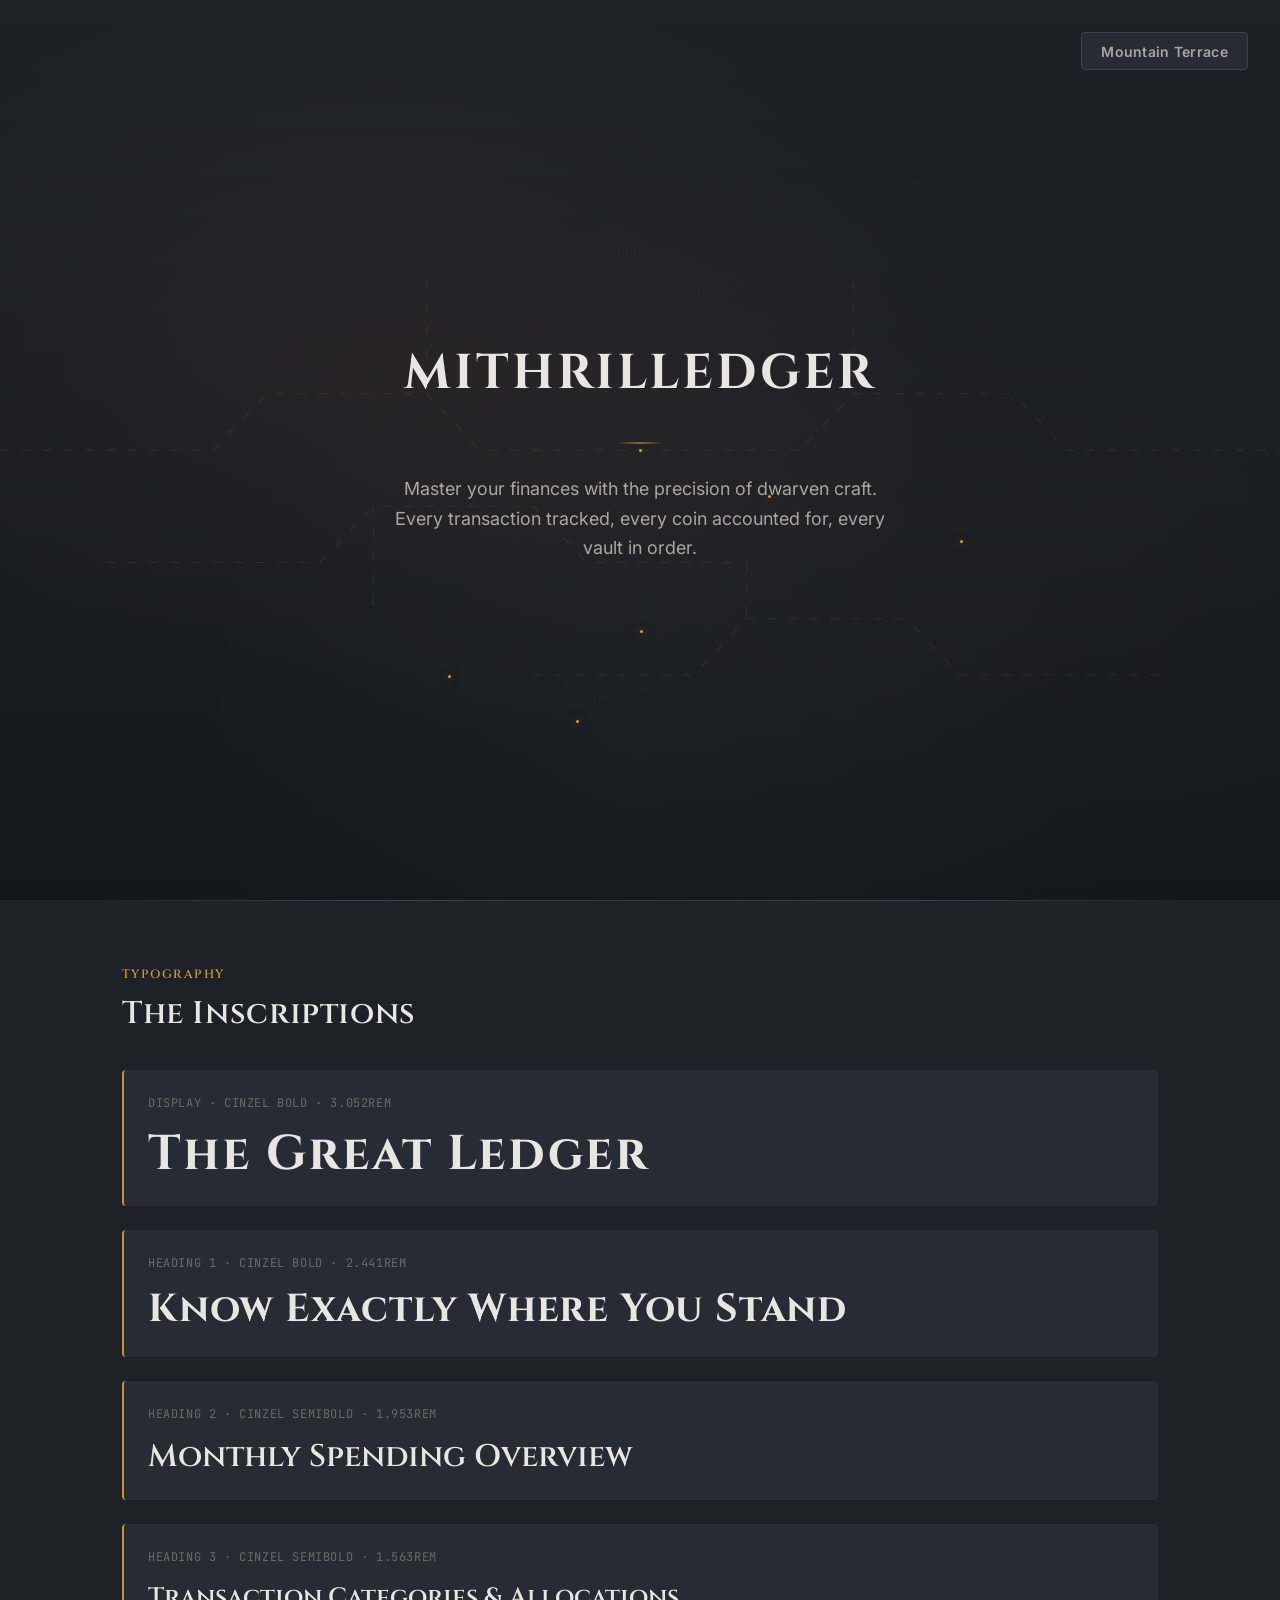
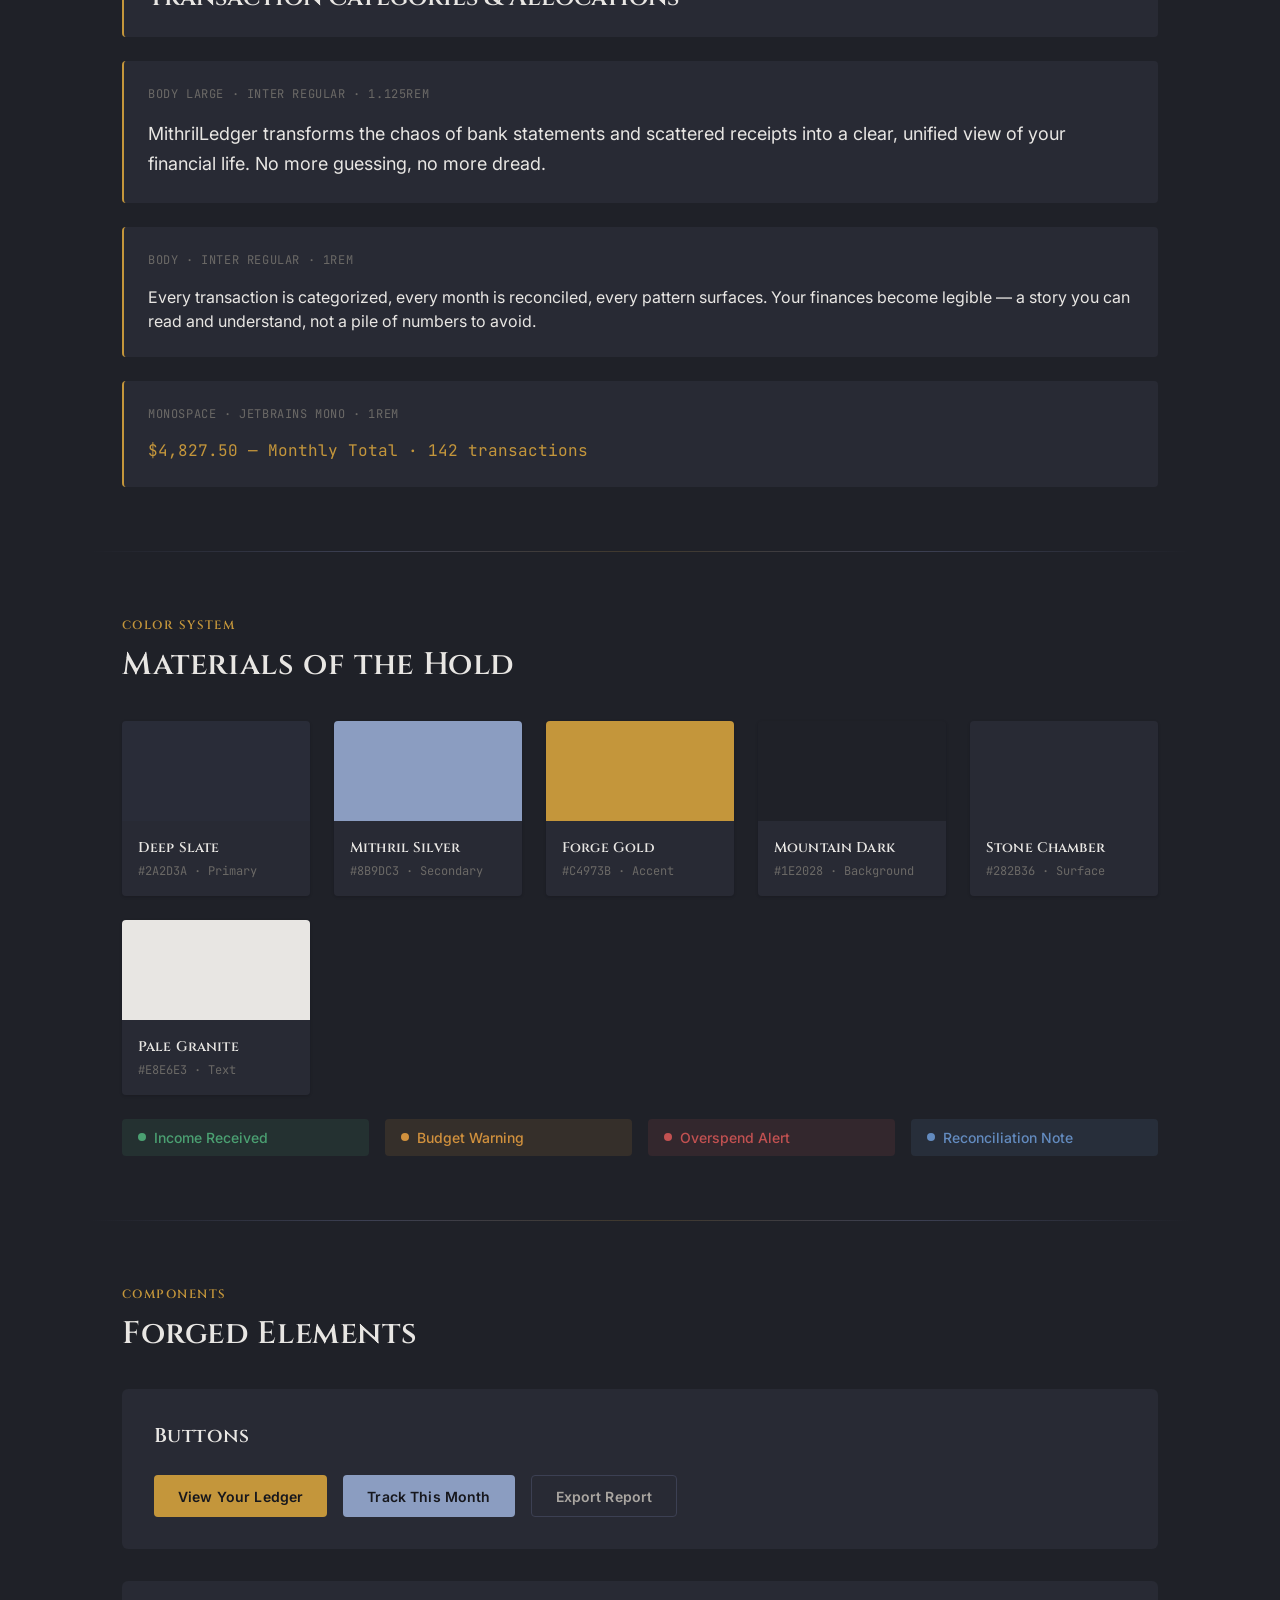
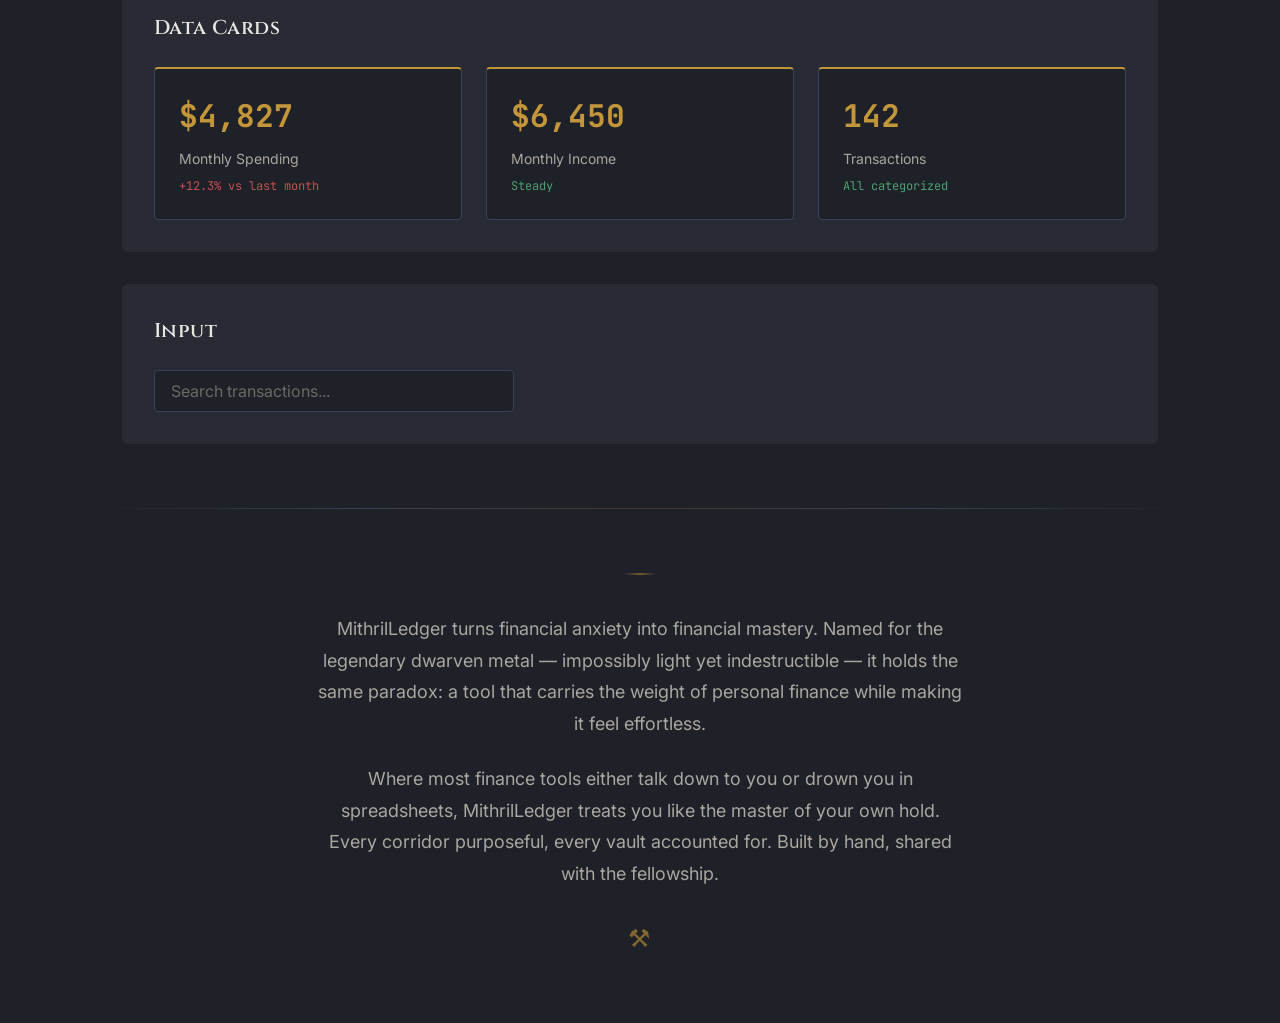
<file: skills/brand-designer/examples/mithril-ledger/brand-showcase.html>
<!DOCTYPE html>
<html lang="en">
<head>
  <meta charset="UTF-8">
  <meta name="viewport" content="width=device-width, initial-scale=1.0">
  <title>MithrilLedger — Brand Showcase</title>

  <!-- Google Fonts -->
  <link rel="preconnect" href="https://fonts.googleapis.com">
  <link rel="preconnect" href="https://fonts.gstatic.com" crossorigin>
  <link href="https://fonts.googleapis.com/css2?family=Cinzel:wght@400;600;700&family=Inter:wght@400;500;600;700&family=JetBrains+Mono:wght@400;500;600&display=swap" rel="stylesheet">

  <style>
    /* === Inline Brand Tokens === */
    :root {
      --color-primary-h: 230;
      --color-primary-s: 15%;
      --color-primary-l: 19%;
      --color-primary: hsl(var(--color-primary-h) var(--color-primary-s) var(--color-primary-l));

      --color-secondary-h: 220;
      --color-secondary-s: 30%;
      --color-secondary-l: 65%;
      --color-secondary: hsl(var(--color-secondary-h) var(--color-secondary-s) var(--color-secondary-l));

      --color-accent-h: 40;
      --color-accent-s: 54%;
      --color-accent-l: 50%;
      --color-accent: hsl(var(--color-accent-h) var(--color-accent-s) var(--color-accent-l));

      --color-bg: hsl(230 12% 14%);
      --color-surface: hsl(230 13% 18%);
      --color-border: hsl(230 16% 28%);
      --color-text: hsl(30 8% 90%);
      --color-text-secondary: hsl(30 5% 65%);
      --color-text-muted: hsl(30 2% 41%);

      --color-success: hsl(148 36% 46%);
      --color-warning: hsl(34 62% 53%);
      --color-error: hsl(0 48% 54%);
      --color-info: hsl(214 42% 57%);

      --font-heading: 'Cinzel', 'Georgia', serif;
      --font-body: 'Inter', system-ui, sans-serif;
      --font-mono: 'JetBrains Mono', monospace;

      --text-display: 3.052rem;
      --text-h1: 2.441rem;
      --text-h2: 1.953rem;
      --text-h3: 1.563rem;
      --text-h4: 1.25rem;
      --text-body-lg: 1.125rem;
      --text-body: 1rem;
      --text-body-sm: 0.875rem;
      --text-caption: 0.75rem;

      --weight-normal: 400;
      --weight-medium: 500;
      --weight-semibold: 600;
      --weight-bold: 700;

      --space-xs: 0.25rem;
      --space-sm: 0.5rem;
      --space-md: 1rem;
      --space-lg: 1.5rem;
      --space-xl: 2rem;
      --space-2xl: 3rem;
      --space-3xl: 4rem;

      --radius-sm: 2px;
      --radius-md: 4px;
      --radius-lg: 6px;

      --shadow-sm: 0 1px 3px hsla(230, 15%, 5%, 0.2);
      --shadow-md: 0 4px 12px hsla(230, 15%, 5%, 0.3);
      --shadow-lg: 0 8px 28px hsla(230, 15%, 5%, 0.4);

      --transition-fast: 150ms ease;
      --transition-normal: 280ms ease;
      --transition-slow: 450ms ease;
      --transition-easing: cubic-bezier(0.22, 0.61, 0.36, 1);
    }

    [data-theme="light"] {
      --color-bg: hsl(30 10% 95%);
      --color-surface: hsl(30 8% 98%);
      --color-border: hsl(30 6% 82%);
      --color-text: hsl(230 15% 15%);
      --color-text-secondary: hsl(230 10% 38%);
      --color-text-muted: hsl(230 6% 58%);
      --shadow-sm: 0 1px 3px hsla(30, 10%, 20%, 0.08);
      --shadow-md: 0 4px 12px hsla(30, 10%, 20%, 0.12);
      --shadow-lg: 0 8px 28px hsla(30, 10%, 20%, 0.16);
    }

    /* === Base Reset === */
    *, *::before, *::after {
      margin: 0;
      padding: 0;
      box-sizing: border-box;
    }

    body {
      font-family: var(--font-body);
      background: var(--color-bg);
      color: var(--color-text);
      line-height: 1.5;
      transition: background 0.4s var(--transition-easing), color 0.4s var(--transition-easing);
      overflow-x: hidden;
    }

    /* === Theme Toggle === */
    .theme-toggle {
      position: fixed;
      top: var(--space-xl);
      right: var(--space-xl);
      padding: 0.6rem 1.2rem;
      background: var(--color-surface);
      border: 1px solid var(--color-border);
      border-radius: var(--radius-md);
      cursor: pointer;
      font-family: var(--font-body);
      font-weight: var(--weight-semibold);
      font-size: var(--text-body-sm);
      color: var(--color-text-secondary);
      transition: all var(--transition-normal);
      z-index: 100;
      letter-spacing: 0.02em;
    }

    .theme-toggle:hover {
      background: var(--color-accent);
      color: hsl(230 12% 14%);
      border-color: var(--color-accent);
    }

    /* === Hero Section — The Forge Glow === */
    .hero {
      min-height: 100vh;
      display: flex;
      flex-direction: column;
      align-items: center;
      justify-content: center;
      padding: var(--space-3xl) var(--space-xl);
      position: relative;
      overflow: hidden;
      background:
        radial-gradient(ellipse at 30% 40%, hsla(40, 54%, 50%, 0.06) 0%, transparent 50%),
        radial-gradient(ellipse at 70% 60%, hsla(40, 45%, 40%, 0.04) 0%, transparent 50%),
        radial-gradient(ellipse at 50% 80%, hsla(220, 30%, 65%, 0.03) 0%, transparent 50%),
        linear-gradient(180deg, hsl(230, 12%, 14%) 0%, hsl(230, 14%, 10%) 100%);
    }

    [data-theme="light"] .hero {
      background:
        radial-gradient(ellipse at 30% 40%, hsla(40, 54%, 50%, 0.08) 0%, transparent 50%),
        radial-gradient(ellipse at 70% 60%, hsla(40, 45%, 40%, 0.06) 0%, transparent 50%),
        linear-gradient(180deg, hsl(30, 10%, 95%) 0%, hsl(30, 8%, 90%) 100%);
    }

    /* Runic channel lines — geometric, angular, SVG-based */
    .runic-channels {
      position: absolute;
      inset: 0;
      overflow: hidden;
      pointer-events: none;
    }

    .runic-channels svg {
      position: absolute;
      inset: 0;
      width: 100%;
      height: 100%;
    }

    .runic-line {
      stroke: hsla(40, 54%, 50%, 0.12);
      stroke-width: 1;
      fill: none;
      stroke-dasharray: 8 12;
    }

    .runic-glow {
      stroke: hsla(40, 54%, 50%, 0.4);
      stroke-width: 2;
      fill: none;
      filter: blur(3px);
      opacity: 0;
      animation: channelGlow 6s cubic-bezier(0.45, 0.05, 0.55, 0.95) infinite;
    }

    .runic-glow:nth-child(2) { animation-delay: 2s; }
    .runic-glow:nth-child(3) { animation-delay: 4s; }

    @keyframes channelGlow {
      0%, 100% { opacity: 0; stroke-dashoffset: 0; }
      30% { opacity: 0.6; }
      70% { opacity: 0.6; }
      100% { opacity: 0; stroke-dashoffset: -200; }
    }

    /* Forge ember particles */
    .ember {
      position: absolute;
      width: 3px;
      height: 3px;
      background: hsl(40, 54%, 55%);
      border-radius: 50%;
      box-shadow: 0 0 8px hsla(40, 54%, 50%, 0.6), 0 0 16px hsla(40, 54%, 50%, 0.3);
      animation: emberFloat 8s ease-in-out infinite;
    }

    .ember:nth-child(1) { top: 65%; left: 20%; animation-delay: 0s; animation-duration: 7s; }
    .ember:nth-child(2) { top: 70%; left: 50%; animation-delay: 2s; animation-duration: 9s; }
    .ember:nth-child(3) { top: 60%; left: 75%; animation-delay: 4s; animation-duration: 6s; }
    .ember:nth-child(4) { top: 75%; left: 35%; animation-delay: 1s; animation-duration: 8s; }
    .ember:nth-child(5) { top: 55%; left: 60%; animation-delay: 3s; animation-duration: 10s; }
    .ember:nth-child(6) { top: 80%; left: 45%; animation-delay: 5s; animation-duration: 7s; }

    @keyframes emberFloat {
      0%, 100% { transform: translateY(0) scale(1); opacity: 0.3; }
      25% { opacity: 0.7; }
      50% { transform: translateY(-30px) scale(0.8); opacity: 0.5; }
      75% { opacity: 0.6; }
    }

    .hero-content {
      max-width: 800px;
      text-align: center;
      z-index: 1;
      animation: fadeUp 1s var(--transition-easing) forwards;
    }

    @keyframes fadeUp {
      from { opacity: 0; transform: translateY(16px); }
      to { opacity: 1; transform: translateY(0); }
    }

    .hero h1 {
      font-family: var(--font-heading);
      font-size: var(--text-display);
      font-weight: var(--weight-bold);
      color: var(--color-text);
      margin-bottom: var(--space-sm);
      letter-spacing: 0.06em;
      text-transform: uppercase;
    }

    .hero .tagline {
      font-family: var(--font-body);
      font-size: var(--text-body-lg);
      color: var(--color-text-secondary);
      max-width: 520px;
      margin: 0 auto;
      line-height: 1.65;
    }

    .hero .sigil {
      display: inline-block;
      width: 48px;
      height: 2px;
      background: linear-gradient(90deg, transparent, var(--color-accent), transparent);
      margin: var(--space-lg) 0;
      opacity: 0.6;
    }

    /* === Sections === */
    .section {
      max-width: 1100px;
      margin: 0 auto;
      padding: var(--space-3xl) var(--space-xl);
    }

    .section-label {
      font-family: var(--font-heading);
      font-size: var(--text-caption);
      font-weight: var(--weight-semibold);
      color: var(--color-accent);
      letter-spacing: 0.12em;
      text-transform: uppercase;
      margin-bottom: var(--space-sm);
    }

    .section h2 {
      font-family: var(--font-heading);
      font-size: var(--text-h2);
      font-weight: var(--weight-semibold);
      margin-bottom: var(--space-xl);
      color: var(--color-text);
      letter-spacing: 0.02em;
    }

    /* Divider between sections */
    .section-divider {
      max-width: 1100px;
      margin: 0 auto;
      height: 1px;
      background: linear-gradient(90deg, transparent, var(--color-border), hsla(40, 54%, 50%, 0.2), var(--color-border), transparent);
    }

    /* === Typography Specimen === */
    .type-scale {
      display: grid;
      gap: var(--space-lg);
    }

    .type-example {
      padding: var(--space-lg);
      background: var(--color-surface);
      border-radius: var(--radius-md);
      border-left: 2px solid var(--color-accent);
      transition: border-color var(--transition-normal);
    }

    .type-example:hover {
      border-left-color: var(--color-secondary);
    }

    .type-example .label {
      font-family: var(--font-mono);
      font-size: var(--text-caption);
      color: var(--color-text-muted);
      margin-bottom: var(--space-md);
      text-transform: uppercase;
      letter-spacing: 0.05em;
    }

    .type-display { font-family: var(--font-heading); font-size: var(--text-display); font-weight: var(--weight-bold); line-height: 1.1; letter-spacing: 0.04em; }
    .type-h1 { font-family: var(--font-heading); font-size: var(--text-h1); font-weight: var(--weight-bold); line-height: 1.15; letter-spacing: 0.02em; }
    .type-h2 { font-family: var(--font-heading); font-size: var(--text-h2); font-weight: var(--weight-semibold); line-height: 1.2; }
    .type-h3 { font-family: var(--font-heading); font-size: var(--text-h3); font-weight: var(--weight-semibold); line-height: 1.25; }
    .type-body-lg { font-size: var(--text-body-lg); line-height: 1.65; }
    .type-body { font-size: var(--text-body); line-height: 1.5; }
    .type-mono { font-family: var(--font-mono); font-size: var(--text-body); line-height: 1.5; color: var(--color-accent); }

    /* === Color Palette === */
    .color-grid {
      display: grid;
      grid-template-columns: repeat(auto-fit, minmax(180px, 1fr));
      gap: var(--space-lg);
    }

    .color-swatch {
      border-radius: var(--radius-md);
      overflow: hidden;
      box-shadow: var(--shadow-sm);
      transition: transform var(--transition-normal), box-shadow var(--transition-normal);
      cursor: default;
    }

    .color-swatch:hover {
      transform: translateY(-3px);
      box-shadow: var(--shadow-md);
    }

    .color-swatch .color-block {
      height: 100px;
      width: 100%;
    }

    .color-swatch .color-info {
      padding: var(--space-md);
      background: var(--color-surface);
    }

    .color-swatch .color-name {
      font-family: var(--font-heading);
      font-weight: var(--weight-semibold);
      font-size: var(--text-body-sm);
      margin-bottom: 0.25rem;
      letter-spacing: 0.01em;
    }

    .color-swatch .color-hex {
      font-family: var(--font-mono);
      font-size: var(--text-caption);
      color: var(--color-text-muted);
    }

    /* === Component Gallery === */
    .component-grid {
      display: grid;
      gap: var(--space-xl);
    }

    .component-demo {
      padding: var(--space-xl);
      background: var(--color-surface);
      border-radius: var(--radius-lg);
    }

    .component-demo h3 {
      font-family: var(--font-heading);
      font-size: var(--text-h4);
      font-weight: var(--weight-semibold);
      margin-bottom: var(--space-lg);
      letter-spacing: 0.02em;
    }

    .button-group {
      display: flex;
      gap: var(--space-md);
      flex-wrap: wrap;
    }

    .btn {
      padding: 0.7rem 1.5rem;
      border-radius: var(--radius-md);
      font-family: var(--font-body);
      font-weight: var(--weight-semibold);
      font-size: var(--text-body-sm);
      border: none;
      cursor: pointer;
      transition: all var(--transition-normal);
      letter-spacing: 0.01em;
    }

    .btn-primary {
      background: var(--color-accent);
      color: hsl(230 12% 10%);
    }

    .btn-primary:hover {
      background: hsl(40 58% 45%);
      transform: translateY(-2px);
      box-shadow: 0 4px 12px hsla(40, 54%, 50%, 0.25);
    }

    .btn-secondary {
      background: var(--color-secondary);
      color: hsl(230 12% 10%);
    }

    .btn-secondary:hover {
      background: hsl(220 30% 58%);
      transform: translateY(-2px);
    }

    .btn-outline {
      background: transparent;
      border: 1.5px solid var(--color-border);
      color: var(--color-text-secondary);
    }

    .btn-outline:hover {
      border-color: var(--color-accent);
      color: var(--color-accent);
    }

    /* Data Cards */
    .card-grid {
      display: grid;
      grid-template-columns: repeat(auto-fit, minmax(220px, 1fr));
      gap: var(--space-lg);
      margin-top: var(--space-lg);
    }

    .data-card {
      background: var(--color-bg);
      border-radius: var(--radius-md);
      padding: var(--space-lg);
      border: 1px solid var(--color-border);
      border-top: 2px solid var(--color-accent);
      transition: border-color var(--transition-normal), transform var(--transition-normal);
    }

    .data-card:hover {
      border-top-color: var(--color-secondary);
      transform: translateY(-2px);
    }

    .data-card .metric {
      font-family: var(--font-mono);
      font-size: var(--text-h2);
      font-weight: var(--weight-bold);
      color: var(--color-accent);
      margin-bottom: var(--space-sm);
    }

    .data-card .metric-label {
      font-size: var(--text-body-sm);
      color: var(--color-text-secondary);
    }

    .data-card .metric-change {
      font-family: var(--font-mono);
      font-size: var(--text-caption);
      margin-top: var(--space-sm);
    }

    .metric-change.positive { color: var(--color-success); }
    .metric-change.negative { color: var(--color-error); }

    /* Input field */
    .input-demo {
      margin-top: var(--space-lg);
    }

    .input-field {
      width: 100%;
      max-width: 360px;
      padding: 0.65rem 1rem;
      background: var(--color-bg);
      border: 1px solid var(--color-border);
      border-radius: var(--radius-md);
      color: var(--color-text);
      font-family: var(--font-body);
      font-size: var(--text-body);
      transition: border-color var(--transition-normal), box-shadow var(--transition-normal);
      outline: none;
    }

    .input-field::placeholder {
      color: var(--color-text-muted);
    }

    .input-field:focus {
      border-color: var(--color-accent);
      box-shadow: 0 0 0 3px hsla(40, 54%, 50%, 0.15);
    }

    /* === Brand Essence === */
    .brand-essence {
      max-width: 650px;
      margin: 0 auto;
      text-align: center;
    }

    .brand-essence .essence-mark {
      display: inline-block;
      width: 32px;
      height: 2px;
      background: linear-gradient(90deg, transparent, var(--color-accent), transparent);
      margin-bottom: var(--space-xl);
      opacity: 0.5;
    }

    .brand-essence p {
      font-size: var(--text-body-lg);
      line-height: 1.75;
      color: var(--color-text-secondary);
    }

    .brand-essence p + p {
      margin-top: var(--space-lg);
    }

    .brand-essence .closing-mark {
      font-family: var(--font-heading);
      font-size: var(--text-h3);
      color: var(--color-accent);
      margin-top: var(--space-xl);
      letter-spacing: 0.08em;
      opacity: 0.6;
    }

    /* === Semantic Colors Demo === */
    .semantic-grid {
      display: grid;
      grid-template-columns: repeat(auto-fit, minmax(200px, 1fr));
      gap: var(--space-md);
      margin-top: var(--space-lg);
    }

    .semantic-chip {
      display: flex;
      align-items: center;
      gap: var(--space-sm);
      padding: var(--space-sm) var(--space-md);
      border-radius: var(--radius-md);
      font-size: var(--text-body-sm);
      font-weight: var(--weight-medium);
    }

    .semantic-chip .dot {
      width: 8px;
      height: 8px;
      border-radius: 50%;
      flex-shrink: 0;
    }

    .semantic-chip.success { background: hsla(148, 36%, 46%, 0.12); color: var(--color-success); }
    .semantic-chip.success .dot { background: var(--color-success); }
    .semantic-chip.warning { background: hsla(34, 62%, 53%, 0.12); color: var(--color-warning); }
    .semantic-chip.warning .dot { background: var(--color-warning); }
    .semantic-chip.error { background: hsla(0, 48%, 54%, 0.12); color: var(--color-error); }
    .semantic-chip.error .dot { background: var(--color-error); }
    .semantic-chip.info { background: hsla(214, 42%, 57%, 0.12); color: var(--color-info); }
    .semantic-chip.info .dot { background: var(--color-info); }

    /* === Responsive === */
    @media (max-width: 640px) {
      .hero h1 { font-size: 2rem; }
      .type-display { font-size: 2rem; }
      .type-h1 { font-size: 1.75rem; }
      .section { padding: var(--space-2xl) var(--space-md); }
    }
  </style>
</head>
<body data-theme="dark">

  <button class="theme-toggle" onclick="toggleTheme()">
    <span id="theme-label">Mountain Terrace</span>
  </button>

  <!-- ===== HERO — The Forge Glow ===== -->
  <section class="hero">
    <!-- Runic channel lines -->
    <div class="runic-channels">
      <svg viewBox="0 0 1200 800" preserveAspectRatio="none">
        <!-- Geometric angular patterns — dwarven channels -->
        <polyline class="runic-line" points="0,400 200,400 250,350 400,350 450,400 600,400" />
        <polyline class="runic-line" points="600,400 750,400 800,350 950,350 1000,400 1200,400" />
        <polyline class="runic-line" points="100,500 300,500 350,450 500,450 550,500 700,500" />
        <polyline class="runic-line" points="500,600 650,600 700,550 850,550 900,600 1100,600" />
        <!-- Vertical connectors -->
        <polyline class="runic-line" points="400,250 400,350" />
        <polyline class="runic-line" points="800,250 800,350" />
        <polyline class="runic-line" points="350,450 350,550" />
        <polyline class="runic-line" points="700,500 700,550" />
        <!-- Glowing paths (animated) -->
        <polyline class="runic-glow" points="200,400 250,350 400,350 450,400 600,400" />
        <polyline class="runic-glow" points="300,500 350,450 500,450 550,500" />
        <polyline class="runic-glow" points="650,600 700,550 850,550 900,600" />
      </svg>
    </div>

    <!-- Forge embers -->
    <div class="ember"></div>
    <div class="ember"></div>
    <div class="ember"></div>
    <div class="ember"></div>
    <div class="ember"></div>
    <div class="ember"></div>

    <div class="hero-content">
      <h1>MithrilLedger</h1>
      <div class="sigil"></div>
      <p class="tagline">Master your finances with the precision of dwarven craft. Every transaction tracked, every coin accounted for, every vault in order.</p>
    </div>
  </section>

  <div class="section-divider"></div>

  <!-- ===== TYPOGRAPHY ===== -->
  <section class="section">
    <div class="section-label">Typography</div>
    <h2>The Inscriptions</h2>
    <div class="type-scale">
      <div class="type-example">
        <div class="label">Display · Cinzel Bold · 3.052rem</div>
        <div class="type-display">The Great Ledger</div>
      </div>
      <div class="type-example">
        <div class="label">Heading 1 · Cinzel Bold · 2.441rem</div>
        <div class="type-h1">Know Exactly Where You Stand</div>
      </div>
      <div class="type-example">
        <div class="label">Heading 2 · Cinzel Semibold · 1.953rem</div>
        <div class="type-h2">Monthly Spending Overview</div>
      </div>
      <div class="type-example">
        <div class="label">Heading 3 · Cinzel Semibold · 1.563rem</div>
        <div class="type-h3">Transaction Categories & Allocations</div>
      </div>
      <div class="type-example">
        <div class="label">Body Large · Inter Regular · 1.125rem</div>
        <div class="type-body-lg">MithrilLedger transforms the chaos of bank statements and scattered receipts into a clear, unified view of your financial life. No more guessing, no more dread.</div>
      </div>
      <div class="type-example">
        <div class="label">Body · Inter Regular · 1rem</div>
        <div class="type-body">Every transaction is categorized, every month is reconciled, every pattern surfaces. Your finances become legible — a story you can read and understand, not a pile of numbers to avoid.</div>
      </div>
      <div class="type-example">
        <div class="label">Monospace · JetBrains Mono · 1rem</div>
        <div class="type-mono">$4,827.50 — Monthly Total · 142 transactions</div>
      </div>
    </div>
  </section>

  <div class="section-divider"></div>

  <!-- ===== COLOR PALETTE ===== -->
  <section class="section">
    <div class="section-label">Color System</div>
    <h2>Materials of the Hold</h2>
    <div class="color-grid">
      <div class="color-swatch">
        <div class="color-block" style="background: hsl(230 15% 19%);"></div>
        <div class="color-info">
          <div class="color-name">Deep Slate</div>
          <div class="color-hex">#2A2D3A · Primary</div>
        </div>
      </div>
      <div class="color-swatch">
        <div class="color-block" style="background: hsl(220 30% 65%);"></div>
        <div class="color-info">
          <div class="color-name">Mithril Silver</div>
          <div class="color-hex">#8B9DC3 · Secondary</div>
        </div>
      </div>
      <div class="color-swatch">
        <div class="color-block" style="background: hsl(40 54% 50%);"></div>
        <div class="color-info">
          <div class="color-name">Forge Gold</div>
          <div class="color-hex">#C4973B · Accent</div>
        </div>
      </div>
      <div class="color-swatch">
        <div class="color-block" style="background: hsl(230 12% 14%);"></div>
        <div class="color-info">
          <div class="color-name">Mountain Dark</div>
          <div class="color-hex">#1E2028 · Background</div>
        </div>
      </div>
      <div class="color-swatch">
        <div class="color-block" style="background: hsl(230 13% 18%);"></div>
        <div class="color-info">
          <div class="color-name">Stone Chamber</div>
          <div class="color-hex">#282B36 · Surface</div>
        </div>
      </div>
      <div class="color-swatch">
        <div class="color-block" style="background: hsl(30 8% 90%);"></div>
        <div class="color-info">
          <div class="color-name">Pale Granite</div>
          <div class="color-hex">#E8E6E3 · Text</div>
        </div>
      </div>
    </div>

    <!-- Semantic colors -->
    <div class="semantic-grid">
      <div class="semantic-chip success"><div class="dot"></div> Income Received</div>
      <div class="semantic-chip warning"><div class="dot"></div> Budget Warning</div>
      <div class="semantic-chip error"><div class="dot"></div> Overspend Alert</div>
      <div class="semantic-chip info"><div class="dot"></div> Reconciliation Note</div>
    </div>
  </section>

  <div class="section-divider"></div>

  <!-- ===== COMPONENTS ===== -->
  <section class="section">
    <div class="section-label">Components</div>
    <h2>Forged Elements</h2>
    <div class="component-grid">
      <div class="component-demo">
        <h3>Buttons</h3>
        <div class="button-group">
          <button class="btn btn-primary">View Your Ledger</button>
          <button class="btn btn-secondary">Track This Month</button>
          <button class="btn btn-outline">Export Report</button>
        </div>
      </div>

      <div class="component-demo">
        <h3>Data Cards</h3>
        <div class="card-grid">
          <div class="data-card">
            <div class="metric">$4,827</div>
            <div class="metric-label">Monthly Spending</div>
            <div class="metric-change negative">+12.3% vs last month</div>
          </div>
          <div class="data-card">
            <div class="metric">$6,450</div>
            <div class="metric-label">Monthly Income</div>
            <div class="metric-change positive">Steady</div>
          </div>
          <div class="data-card">
            <div class="metric">142</div>
            <div class="metric-label">Transactions</div>
            <div class="metric-change positive">All categorized</div>
          </div>
        </div>
      </div>

      <div class="component-demo">
        <h3>Input</h3>
        <div class="input-demo">
          <input class="input-field" type="text" placeholder="Search transactions..." />
        </div>
      </div>
    </div>
  </section>

  <div class="section-divider"></div>

  <!-- ===== BRAND ESSENCE ===== -->
  <section class="section">
    <div class="brand-essence">
      <div class="essence-mark"></div>
      <p>MithrilLedger turns financial anxiety into financial mastery. Named for the legendary dwarven metal — impossibly light yet indestructible — it holds the same paradox: a tool that carries the weight of personal finance while making it feel effortless.</p>
      <p>Where most finance tools either talk down to you or drown you in spreadsheets, MithrilLedger treats you like the master of your own hold. Every corridor purposeful, every vault accounted for. Built by hand, shared with the fellowship.</p>
      <div class="closing-mark">⚒</div>
    </div>
  </section>

  <script>
    function toggleTheme() {
      const body = document.body;
      const current = body.getAttribute('data-theme');
      const next = current === 'dark' ? 'light' : 'dark';
      body.setAttribute('data-theme', next);
      document.getElementById('theme-label').textContent =
        next === 'dark' ? 'Mountain Terrace' : 'The Deep Hold';
    }
  </script>
</body>
</html>
</file>
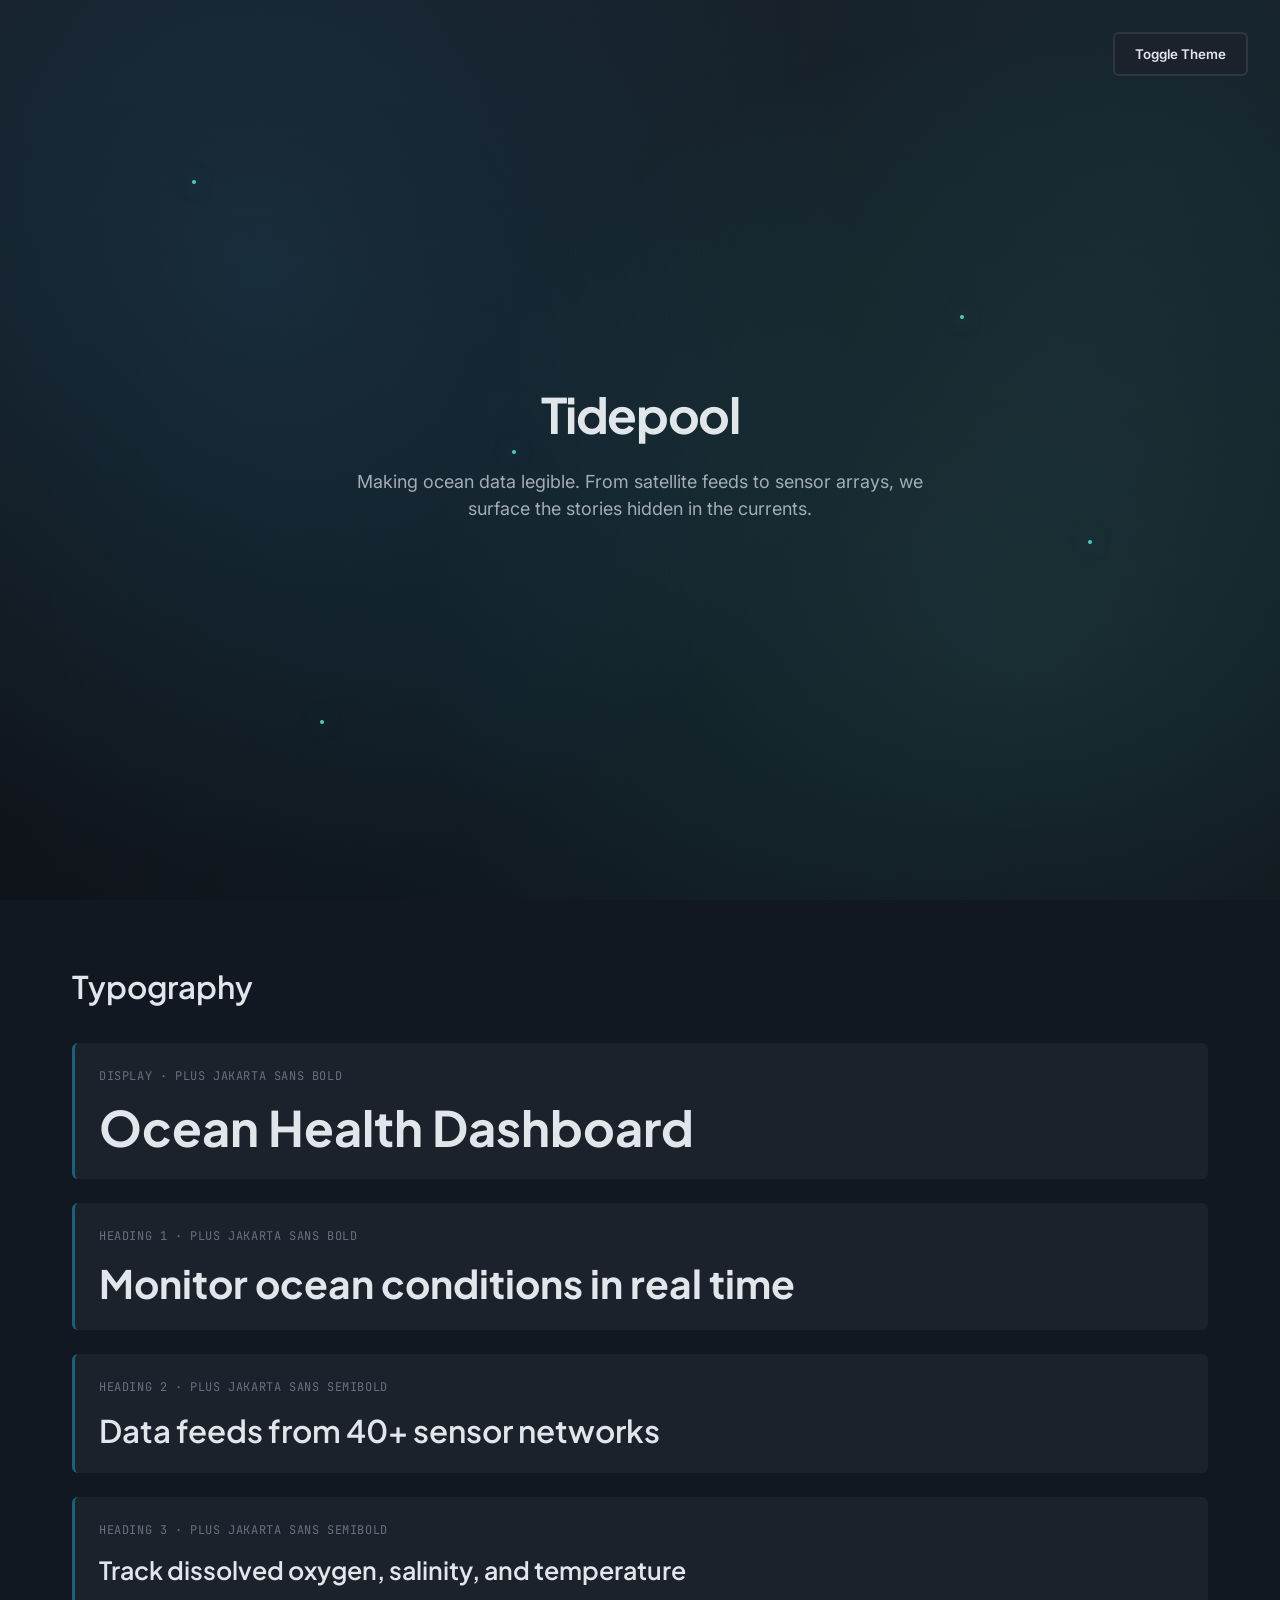
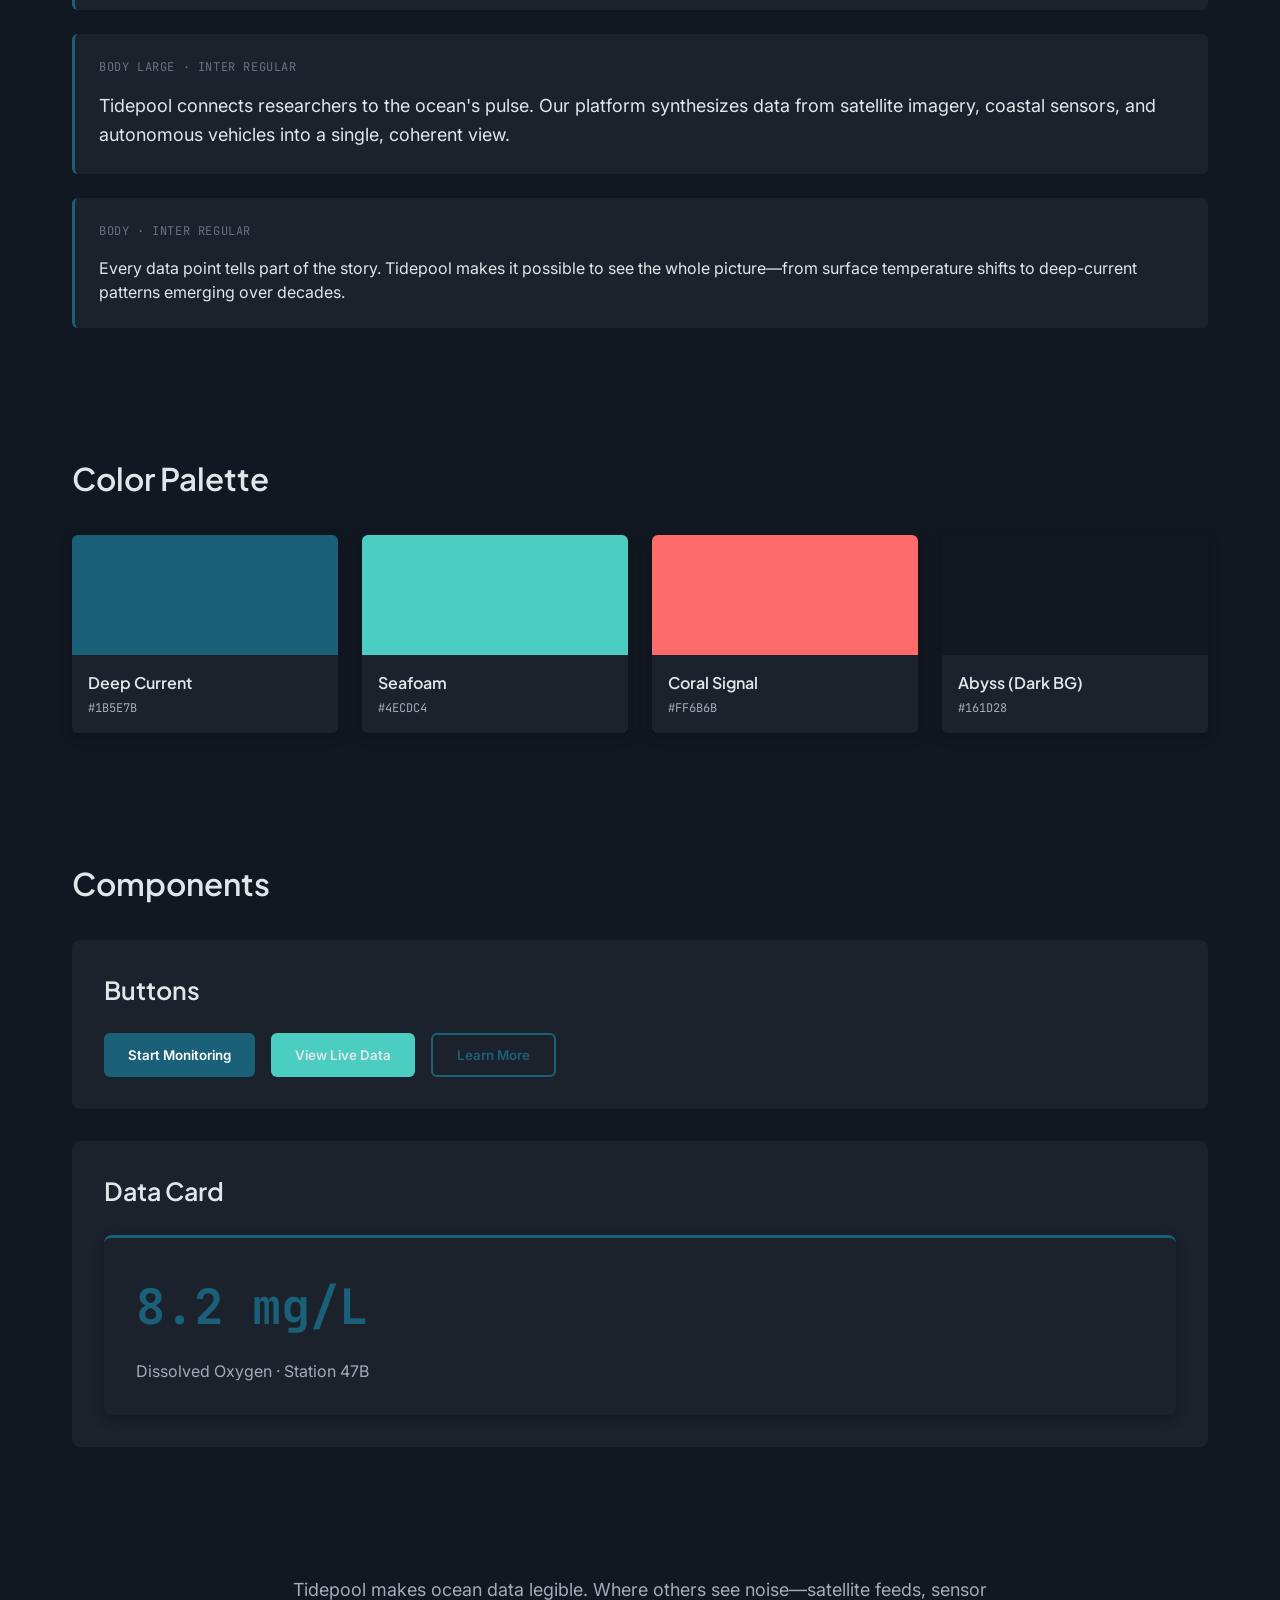
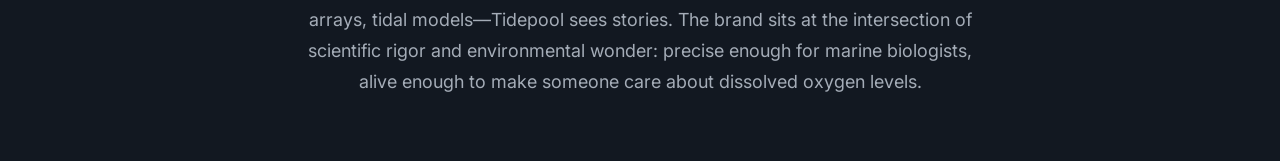
<file: skills/brand-designer/examples/tidepool/brand-showcase.html>
<!DOCTYPE html>
<html lang="en">
<head>
  <meta charset="UTF-8">
  <meta name="viewport" content="width=device-width, initial-scale=1.0">
  <title>Tidepool Brand Showcase</title>

  <!-- Google Fonts -->
  <link rel="preconnect" href="https://fonts.googleapis.com">
  <link rel="preconnect" href="https://fonts.gstatic.com" crossorigin>
  <link href="https://fonts.googleapis.com/css2?family=Inter:wght@400;500;600;700&family=JetBrains+Mono:wght@400;500&family=Plus+Jakarta+Sans:wght@600;700&display=swap" rel="stylesheet">

  <style>
    /* Inline brand-theme.css tokens for self-contained demo */
    :root {
      --color-primary-h: 196;
      --color-primary-s: 63%;
      --color-primary-l: 29%;
      --color-primary: hsl(var(--color-primary-h) var(--color-primary-s) var(--color-primary-l));
      --color-primary-50: hsl(196 63% 97%);
      --color-primary-500: hsl(196 63% 29%);
      --color-primary-700: hsl(196 72% 18%);

      --color-secondary-h: 175;
      --color-secondary-s: 56%;
      --color-secondary-l: 55%;
      --color-secondary: hsl(var(--color-secondary-h) var(--color-secondary-s) var(--color-secondary-l));
      --color-secondary-400: hsl(175 56% 55%);

      --color-accent: hsl(0 100% 71%);

      --color-bg: hsl(200 20% 97%);
      --color-surface: hsl(214 14% 93%);
      --color-border: hsl(216 8% 83%);
      --color-text: hsl(215 30% 15%);
      --color-text-secondary: hsl(215 14% 35%);
      --color-text-muted: hsl(215 16% 65%);

      --font-heading: 'Plus Jakarta Sans', system-ui, sans-serif;
      --font-body: 'Inter', system-ui, sans-serif;
      --font-mono: 'JetBrains Mono', monospace;

      --text-display: 3.052rem;
      --text-h1: 2.441rem;
      --text-h2: 1.953rem;
      --text-h3: 1.563rem;
      --text-body-lg: 1.125rem;
      --text-body: 1rem;
      --text-caption: 0.75rem;

      --weight-normal: 400;
      --weight-semibold: 600;
      --weight-bold: 700;

      --space-md: 1rem;
      --space-lg: 1.5rem;
      --space-xl: 2rem;
      --space-2xl: 3rem;
      --space-3xl: 4rem;

      --radius-sm: 4px;
      --radius-md: 6px;
      --radius-lg: 8px;

      --shadow-md: 0 2px 8px hsla(215, 30%, 15%, 0.08);
      --transition-normal: 200ms ease;
    }

    [data-theme="dark"] {
      --color-primary-l: 55%;
      --color-secondary-l: 50%;
      --color-bg: hsl(215 28% 10%);
      --color-surface: hsl(215 24% 14%);
      --color-border: hsl(215 18% 22%);
      --color-text: hsl(210 16% 90%);
      --color-text-secondary: hsl(215 12% 68%);
      --color-text-muted: hsl(215 10% 45%);
      --shadow-md: 0 4px 12px hsla(215, 50%, 5%, 0.35);
    }

    /* Base styles */
    * {
      margin: 0;
      padding: 0;
      box-sizing: border-box;
    }

    body {
      font-family: var(--font-body);
      background: var(--color-bg);
      color: var(--color-text);
      line-height: 1.5;
      transition: background 0.3s, color 0.3s;
    }

    /* Hero Section — Bioluminescent Data Concept */
    .hero {
      min-height: 100vh;
      display: flex;
      flex-direction: column;
      align-items: center;
      justify-content: center;
      padding: var(--space-3xl) var(--space-xl);
      position: relative;
      overflow: hidden;
      background:
        radial-gradient(circle at 20% 30%, hsla(196, 63%, 45%, 0.15) 0%, transparent 50%),
        radial-gradient(circle at 80% 70%, hsla(175, 56%, 55%, 0.12) 0%, transparent 50%),
        radial-gradient(circle at 40% 80%, hsla(196, 63%, 29%, 0.1) 0%, transparent 50%),
        radial-gradient(circle at 90% 20%, hsla(175, 56%, 42%, 0.08) 0%, transparent 50%),
        linear-gradient(180deg, hsl(215, 28%, 12%) 0%, hsl(215, 28%, 8%) 100%);
    }

    .hero-content {
      max-width: 800px;
      text-align: center;
      z-index: 1;
    }

    .hero h1 {
      font-family: var(--font-heading);
      font-size: var(--text-display);
      font-weight: var(--weight-bold);
      color: hsl(210 16% 90%);
      margin-bottom: var(--space-md);
      letter-spacing: -0.03em;
    }

    .hero p {
      font-size: var(--text-body-lg);
      color: hsl(215 12% 68%);
      max-width: 600px;
      margin: 0 auto;
    }

    /* Floating data points (bioluminescent effect) */
    .data-point {
      position: absolute;
      width: 4px;
      height: 4px;
      background: var(--color-secondary);
      border-radius: 50%;
      box-shadow: 0 0 20px hsla(175, 56%, 55%, 0.6);
      animation: float 8s ease-in-out infinite;
    }

    .data-point:nth-child(1) { top: 20%; left: 15%; animation-delay: 0s; }
    .data-point:nth-child(2) { top: 60%; left: 85%; animation-delay: 2s; }
    .data-point:nth-child(3) { top: 80%; left: 25%; animation-delay: 4s; }
    .data-point:nth-child(4) { top: 35%; left: 75%; animation-delay: 1s; }
    .data-point:nth-child(5) { top: 50%; left: 40%; animation-delay: 3s; }

    @keyframes float {
      0%, 100% { transform: translateY(0) scale(1); opacity: 0.4; }
      50% { transform: translateY(-20px) scale(1.2); opacity: 0.8; }
    }

    /* Section container */
    .section {
      max-width: 1200px;
      margin: 0 auto;
      padding: var(--space-3xl) var(--space-xl);
    }

    .section h2 {
      font-family: var(--font-heading);
      font-size: var(--text-h2);
      font-weight: var(--weight-semibold);
      margin-bottom: var(--space-xl);
      color: var(--color-text);
    }

    /* Typography Specimen */
    .type-scale {
      display: grid;
      gap: var(--space-lg);
    }

    .type-example {
      padding: var(--space-lg);
      background: var(--color-surface);
      border-radius: var(--radius-md);
      border-left: 3px solid var(--color-primary);
    }

    .type-example .label {
      font-family: var(--font-mono);
      font-size: var(--text-caption);
      color: var(--color-text-muted);
      margin-bottom: var(--space-md);
      text-transform: uppercase;
      letter-spacing: 0.05em;
    }

    .display { font-family: var(--font-heading); font-size: var(--text-display); font-weight: var(--weight-bold); line-height: 1.1; }
    .h1 { font-family: var(--font-heading); font-size: var(--text-h1); font-weight: var(--weight-bold); line-height: 1.15; }
    .h2 { font-family: var(--font-heading); font-size: var(--text-h2); font-weight: var(--weight-semibold); line-height: 1.2; }
    .h3 { font-family: var(--font-heading); font-size: var(--text-h3); font-weight: var(--weight-semibold); line-height: 1.25; }
    .body-lg { font-size: var(--text-body-lg); line-height: 1.6; }
    .body { font-size: var(--text-body); line-height: 1.5; }

    /* Color Palette */
    .color-grid {
      display: grid;
      grid-template-columns: repeat(auto-fit, minmax(200px, 1fr));
      gap: var(--space-lg);
    }

    .color-swatch {
      border-radius: var(--radius-md);
      overflow: hidden;
      box-shadow: var(--shadow-md);
      transition: transform var(--transition-normal);
      cursor: pointer;
    }

    .color-swatch:hover {
      transform: translateY(-4px);
    }

    .color-swatch .color {
      height: 120px;
      width: 100%;
    }

    .color-swatch .info {
      padding: var(--space-md);
      background: var(--color-surface);
    }

    .color-swatch .name {
      font-family: var(--font-heading);
      font-weight: var(--weight-semibold);
      margin-bottom: 0.25rem;
    }

    .color-swatch .hex {
      font-family: var(--font-mono);
      font-size: var(--text-caption);
      color: var(--color-text-secondary);
    }

    /* Component Gallery */
    .component-grid {
      display: grid;
      gap: var(--space-xl);
    }

    .component-demo {
      padding: var(--space-xl);
      background: var(--color-surface);
      border-radius: var(--radius-lg);
    }

    .component-demo h3 {
      font-family: var(--font-heading);
      font-size: var(--text-h3);
      font-weight: var(--weight-semibold);
      margin-bottom: var(--space-lg);
    }

    .button-group {
      display: flex;
      gap: var(--space-md);
      flex-wrap: wrap;
    }

    .btn {
      padding: 0.75rem 1.5rem;
      border-radius: var(--radius-md);
      font-family: var(--font-body);
      font-weight: var(--weight-semibold);
      border: none;
      cursor: pointer;
      transition: all var(--transition-normal);
    }

    .btn-primary {
      background: var(--color-primary);
      color: white;
    }

    .btn-primary:hover {
      background: var(--color-primary-700);
      transform: translateY(-2px);
      box-shadow: var(--shadow-md);
    }

    .btn-secondary {
      background: var(--color-secondary);
      color: var(--color-text);
    }

    .btn-outline {
      background: transparent;
      border: 2px solid var(--color-primary);
      color: var(--color-primary);
    }

    /* Data Card */
    .data-card {
      background: var(--color-surface);
      border-radius: var(--radius-lg);
      padding: var(--space-xl);
      box-shadow: var(--shadow-md);
      border-top: 3px solid var(--color-primary);
    }

    .data-card .metric {
      font-family: var(--font-mono);
      font-size: var(--text-display);
      font-weight: var(--weight-bold);
      color: var(--color-primary);
      margin-bottom: var(--space-md);
    }

    .data-card .label {
      font-size: var(--text-body);
      color: var(--color-text-secondary);
    }

    /* Theme Toggle */
    .theme-toggle {
      position: fixed;
      top: var(--space-xl);
      right: var(--space-xl);
      padding: 0.75rem 1.25rem;
      background: var(--color-surface);
      border: 2px solid var(--color-border);
      border-radius: var(--radius-md);
      cursor: pointer;
      font-family: var(--font-body);
      font-weight: var(--weight-semibold);
      color: var(--color-text);
      transition: all var(--transition-normal);
      z-index: 100;
    }

    .theme-toggle:hover {
      background: var(--color-primary);
      color: white;
      border-color: var(--color-primary);
    }

    /* Brand Essence */
    .brand-essence {
      max-width: 700px;
      margin: 0 auto;
      font-size: var(--text-body-lg);
      line-height: 1.7;
      color: var(--color-text-secondary);
      text-align: center;
    }
  </style>
</head>
<body data-theme="dark">

  <button class="theme-toggle" onclick="toggleTheme()">
    Toggle Theme
  </button>

  <!-- Hero Section -->
  <section class="hero">
    <div class="data-point"></div>
    <div class="data-point"></div>
    <div class="data-point"></div>
    <div class="data-point"></div>
    <div class="data-point"></div>

    <div class="hero-content">
      <h1>Tidepool</h1>
      <p>Making ocean data legible. From satellite feeds to sensor arrays, we surface the stories hidden in the currents.</p>
    </div>
  </section>

  <!-- Typography Specimen -->
  <section class="section">
    <h2>Typography</h2>
    <div class="type-scale">
      <div class="type-example">
        <div class="label">Display · Plus Jakarta Sans Bold</div>
        <div class="display">Ocean Health Dashboard</div>
      </div>
      <div class="type-example">
        <div class="label">Heading 1 · Plus Jakarta Sans Bold</div>
        <div class="h1">Monitor ocean conditions in real time</div>
      </div>
      <div class="type-example">
        <div class="label">Heading 2 · Plus Jakarta Sans Semibold</div>
        <div class="h2">Data feeds from 40+ sensor networks</div>
      </div>
      <div class="type-example">
        <div class="label">Heading 3 · Plus Jakarta Sans Semibold</div>
        <div class="h3">Track dissolved oxygen, salinity, and temperature</div>
      </div>
      <div class="type-example">
        <div class="label">Body Large · Inter Regular</div>
        <div class="body-lg">Tidepool connects researchers to the ocean's pulse. Our platform synthesizes data from satellite imagery, coastal sensors, and autonomous vehicles into a single, coherent view.</div>
      </div>
      <div class="type-example">
        <div class="label">Body · Inter Regular</div>
        <div class="body">Every data point tells part of the story. Tidepool makes it possible to see the whole picture—from surface temperature shifts to deep-current patterns emerging over decades.</div>
      </div>
    </div>
  </section>

  <!-- Color Palette -->
  <section class="section">
    <h2>Color Palette</h2>
    <div class="color-grid">
      <div class="color-swatch">
        <div class="color" style="background: hsl(196 63% 29%);"></div>
        <div class="info">
          <div class="name">Deep Current</div>
          <div class="hex">#1B5E7B</div>
        </div>
      </div>
      <div class="color-swatch">
        <div class="color" style="background: hsl(175 56% 55%);"></div>
        <div class="info">
          <div class="name">Seafoam</div>
          <div class="hex">#4ECDC4</div>
        </div>
      </div>
      <div class="color-swatch">
        <div class="color" style="background: hsl(0 100% 71%);"></div>
        <div class="info">
          <div class="name">Coral Signal</div>
          <div class="hex">#FF6B6B</div>
        </div>
      </div>
      <div class="color-swatch">
        <div class="color" style="background: hsl(215 28% 10%);"></div>
        <div class="info">
          <div class="name">Abyss (Dark BG)</div>
          <div class="hex">#161D28</div>
        </div>
      </div>
    </div>
  </section>

  <!-- Component Gallery -->
  <section class="section">
    <h2>Components</h2>
    <div class="component-grid">
      <div class="component-demo">
        <h3>Buttons</h3>
        <div class="button-group">
          <button class="btn btn-primary">Start Monitoring</button>
          <button class="btn btn-secondary">View Live Data</button>
          <button class="btn btn-outline">Learn More</button>
        </div>
      </div>

      <div class="component-demo">
        <h3>Data Card</h3>
        <div class="data-card">
          <div class="metric">8.2 mg/L</div>
          <div class="label">Dissolved Oxygen · Station 47B</div>
        </div>
      </div>
    </div>
  </section>

  <!-- Brand Essence -->
  <section class="section">
    <div class="brand-essence">
      <p>Tidepool makes ocean data legible. Where others see noise—satellite feeds, sensor arrays, tidal models—Tidepool sees stories. The brand sits at the intersection of scientific rigor and environmental wonder: precise enough for marine biologists, alive enough to make someone care about dissolved oxygen levels.</p>
    </div>
  </section>

  <script>
    function toggleTheme() {
      const body = document.body;
      const currentTheme = body.getAttribute('data-theme');
      const newTheme = currentTheme === 'dark' ? 'light' : 'dark';
      body.setAttribute('data-theme', newTheme);
    }
  </script>
</body>
</html>
</file>
